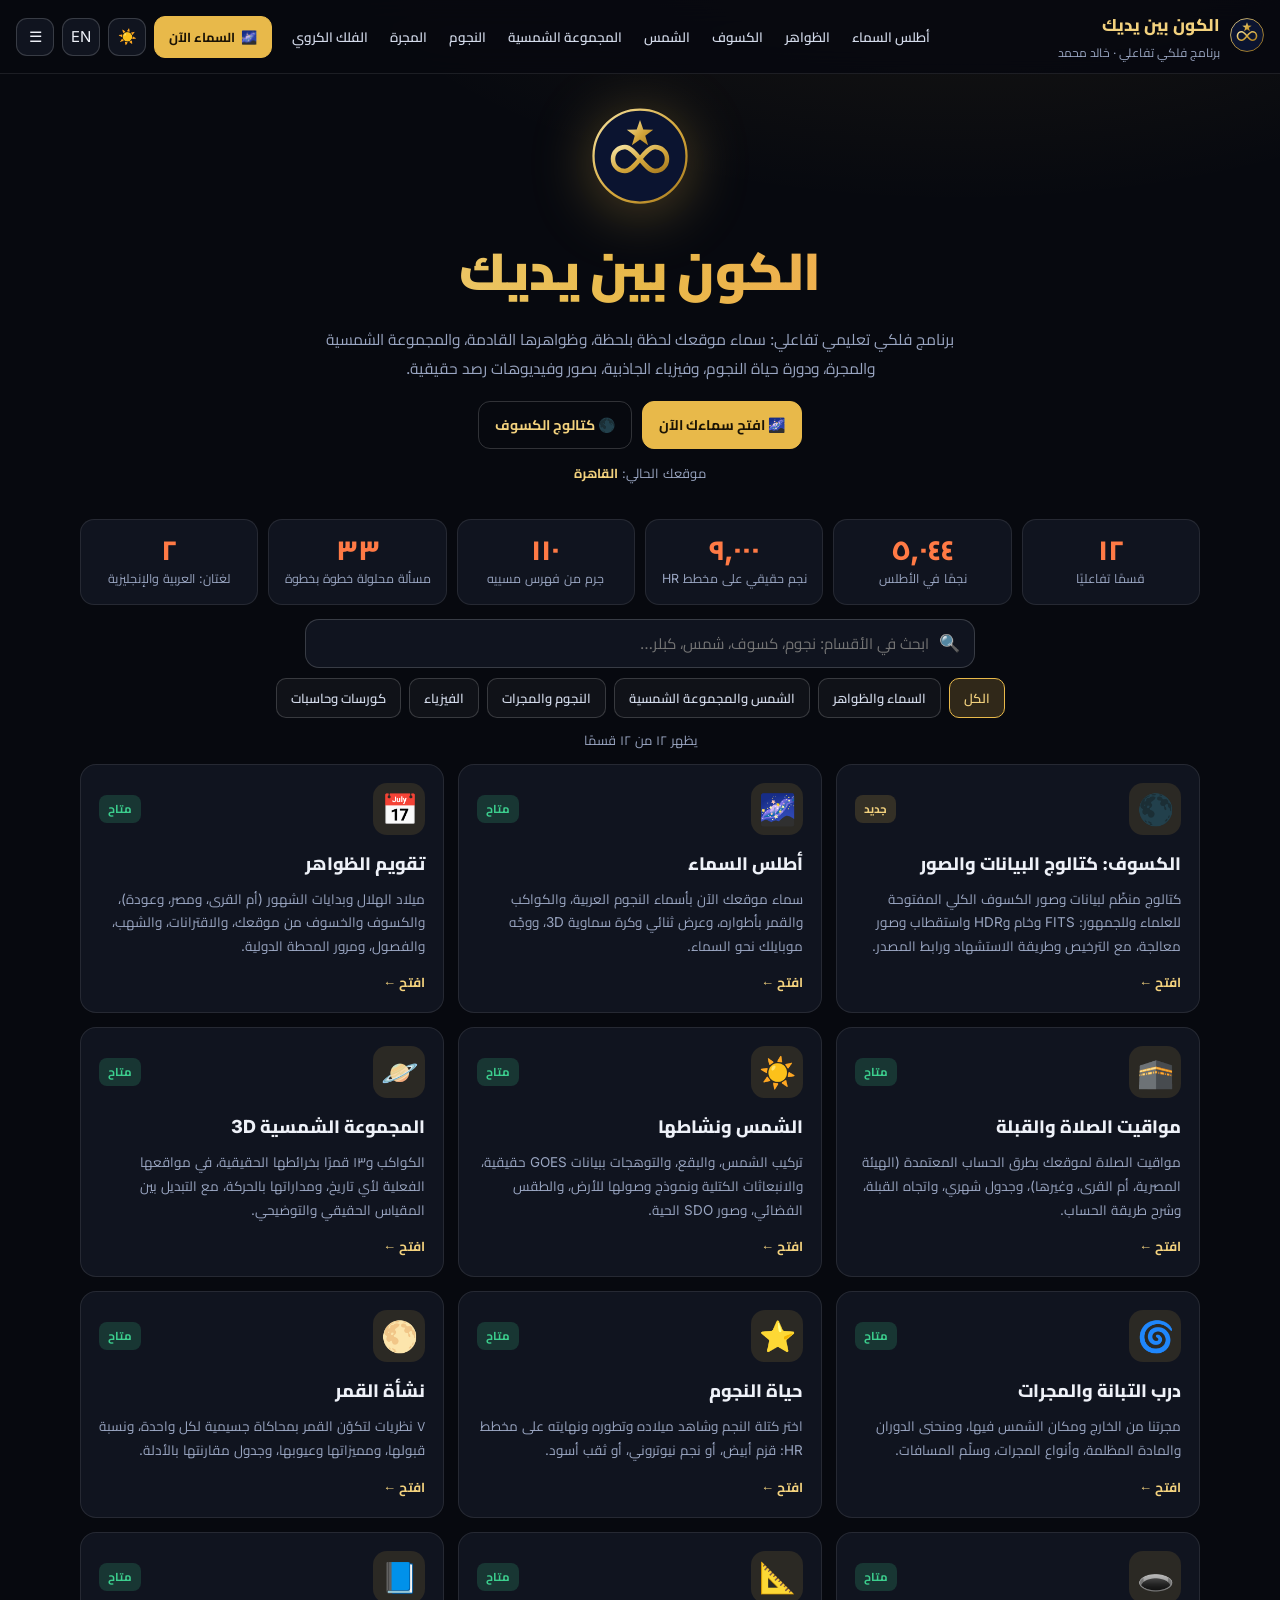
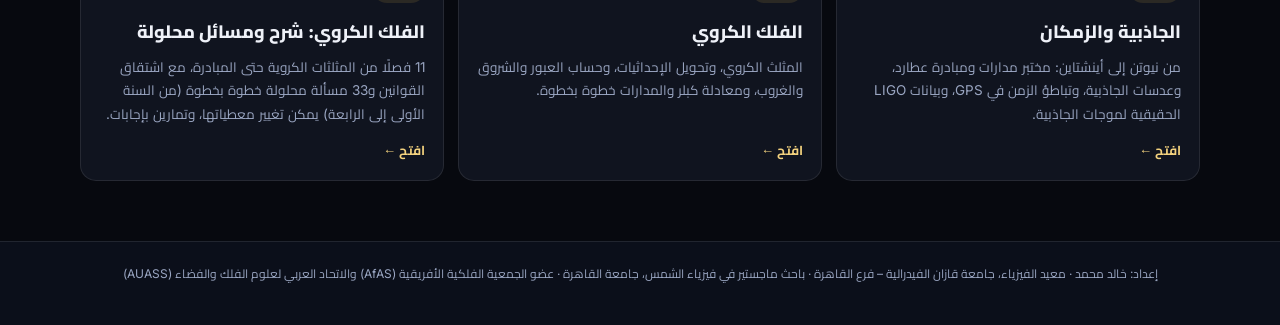
<file: index.html>
<!DOCTYPE html>
<html lang="ar" dir="rtl">
<head>
<meta charset="utf-8">
<script>try{document.documentElement.dataset.theme=JSON.parse(localStorage.getItem("khSky.theme"))||"dark"}catch(e){document.documentElement.dataset.theme="dark"}</script>
<meta name="viewport" content="width=device-width, initial-scale=1, viewport-fit=cover">
<meta name="theme-color" content="#07090f">
<title>الكون بين يديك | The Universe in Your Hands — خالد محمد</title>
<link rel="stylesheet" href="css/app.css">
<link rel="stylesheet" href="css/page.css">
<style>
#bg{position:fixed;inset:0;z-index:-1}
[data-theme=light] #bg{display:none}
.hero{text-align:center;padding:34px 16px 6px}
.hero .lg{display:inline-block;filter:drop-shadow(0 8px 30px #e8b94a55)}
.hero h1{font-size:clamp(30px,6vw,52px);font-weight:900;margin:14px 0 6px;background:linear-gradient(90deg,#f6e3a1,#e8b94a 50%,#ff9a5a);-webkit-background-clip:text;background-clip:text;color:transparent;letter-spacing:-.5px}
[data-theme=light] .hero h1{background:linear-gradient(90deg,#8a5d06,#b07d14 50%,#d4541e);-webkit-background-clip:text;background-clip:text}
.hero p{color:var(--muted);max-width:680px;margin:6px auto;line-height:1.85;font-size:15.5px}
.hero .acts{display:flex;gap:10px;justify-content:center;flex-wrap:wrap;margin:18px 0 4px}
.locline{margin-top:12px;font-size:13px;color:var(--muted)}
.locline b{color:var(--gold-l)}
.cards{display:grid;grid-template-columns:repeat(auto-fill,minmax(290px,1fr));gap:14px;margin-top:8px}
.cardx{position:relative;display:flex;flex-direction:column;gap:6px;text-decoration:none;color:inherit;padding:18px;border-radius:var(--radius);border:1px solid var(--line);background:var(--card);transition:transform .18s,border-color .18s,box-shadow .18s;min-height:160px}
.cardx:hover{transform:translateY(-3px);border-color:color-mix(in srgb,var(--gold) 55%,transparent);box-shadow:var(--shadow)}
.cardx .top{display:flex;align-items:center;justify-content:space-between}
.cardx .em{font-size:30px;width:52px;height:52px;display:grid;place-items:center;border-radius:14px;background:color-mix(in srgb,var(--gold) 12%,transparent)}
.cardx h3{margin:6px 0 2px;font-size:18px;font-weight:800;color:var(--txt)}
.cardx p{margin:0;color:var(--muted);font-size:13.5px;line-height:1.75;flex:1}
.cardx .go{color:var(--gold-l);font-weight:700;font-size:13px;margin-top:6px}
.empty{text-align:center;color:var(--muted);padding:30px}
</style>
</head>
<body>
<canvas id="bg"></canvas>
<header class="pg-top">
  <a class="brand" href="index.html"><span id="logoS"></span><div><h1 data-i="title"></h1><div class="sub" data-i="by"></div></div></a>
  <button class="ibtn" id="btnLang">EN</button>
</header>
<section class="hero">
  <span class="lg" id="logo"></span>
  <h1 data-i="title"></h1>
  <p data-i="lead"></p>
  <div class="acts"><a class="btn" href="atlas.html" data-i="cta1"></a><a class="btn ghost" href="eclipses.html" data-i="cta2"></a></div>
  <div class="locline" id="locline"></div>
</section>
<main class="wrap">
  <div class="stats" id="stats"></div>
  <div class="search"><span class="ic">🔍</span><input id="q" type="search" autocomplete="off"></div>
  <div class="filters" id="flt"></div>
  <div class="count" id="cnt"></div>
  <div class="cards" id="cards"></div>
</main>
<footer class="pg-foot" id="foot"></footer>
<script src="js/common.js"></script>
<script>
(function(){
const $=id=>document.getElementById(id); let lang=KH.getLang();
const S={
 ar:{title:'الكون بين يديك',lead:'برنامج فلكي تعليمي تفاعلي: سماء موقعك لحظة بلحظة، وظواهرها القادمة، والمجموعة الشمسية والمجرة، ودورة حياة النجوم، وفيزياء الجاذبية، بصور وفيديوهات رصد حقيقية.',
  who:'إعداد: خالد محمد · معيد الفيزياء، جامعة قازان الفيدرالية – فرع القاهرة · باحث ماجستير في فيزياء الشمس، جامعة القاهرة · عضو الجمعية الفلكية الأفريقية (AfAS) والاتحاد العربي لعلوم الفلك والفضاء (AUASS)',
  loc:'موقعك الحالي', ready:'متاح', soon:'قيد الإعداد', newb:'جديد', by:'برنامج فلكي تفاعلي · خالد محمد', cta1:'🌌 افتح سماءك الآن', cta2:'🌑 كتالوج الكسوف', ph:'ابحث في الأقسام: نجوم، كسوف، شمس، كبلر…', all:'الكل', cats:{sky:'السماء والظواهر',sol:'الشمس والمجموعة الشمسية',str:'النجوم والمجرات',phy:'الفيزياء',crs:'كورسات وحاسبات'}, show:(a,b)=>`يظهر ${a} من ${b} قسمًا`, none:'لا توجد أقسام مطابقة', go:'افتح ←', stats:[['12','قسمًا تفاعليًا'],['5044','نجمًا في الأطلس'],['9000','نجم حقيقي على مخطط HR'],['110','جرم من فهرس مسييه'],['33','مسألة محلولة خطوة بخطوة'],['2','لغتان: العربية والإنجليزية']],
  cards:[['eclipses.html','🌑','الكسوف: كتالوج البيانات والصور','كتالوج منظّم لبيانات وصور الكسوف الكلي المفتوحة للعلماء وللجمهور: FITS وخام وHDR واستقطاب وصور معالجة، مع الترخيص وطريقة الاستشهاد ورابط المصدر.',1],['atlas.html','🌌','أطلس السماء','سماء موقعك الآن بأسماء النجوم العربية، والكواكب والقمر بأطواره، وعرض ثنائي وكرة سماوية 3D، ووجّه موبايلك نحو السماء.',1],
   ['events.html','📅','تقويم الظواهر','ميلاد الهلال وبدايات الشهور (أم القرى، ومصر، وعودة)، والكسوف والخسوف من موقعك، والاقترانات، والشهب، والفصول، ومرور المحطة الدولية.',1],
   ['prayer.html','🕋','مواقيت الصلاة والقبلة','مواقيت الصلاة لموقعك بطرق الحساب المعتمدة (الهيئة المصرية، أم القرى، وغيرها)، وجدول شهري، واتجاه القبلة، وشرح طريقة الحساب.',1],
   ['sun.html','☀️','الشمس ونشاطها','تركيب الشمس، والبقع، والتوهجات ببيانات GOES حقيقية، والانبعاثات الكتلية ونموذج وصولها للأرض، والطقس الفضائي، وصور SDO الحية.',1],
   ['solar-system.html','🪐','المجموعة الشمسية 3D','الكواكب و١٣ قمرًا بخرائطها الحقيقية، في مواقعها الفعلية لأي تاريخ، ومداراتها بالحركة، مع التبديل بين المقياس الحقيقي والتوضيحي.',1],
   ['galaxy.html','🌀','درب التبانة والمجرات','مجرتنا من الخارج ومكان الشمس فيها، ومنحنى الدوران والمادة المظلمة، وأنواع المجرات، وسلّم المسافات.',1],
   ['stars.html','⭐','حياة النجوم','اختر كتلة النجم وشاهد ميلاده وتطوره ونهايته على مخطط HR: قزم أبيض، أو نجم نيوتروني، أو ثقب أسود.',1],
   ['moon.html','🌕','نشأة القمر','٧ نظريات لتكوّن القمر بمحاكاة جسيمية لكل واحدة، ونسبة قبولها، ومميزاتها وعيوبها، وجدول مقارنتها بالأدلة.',1],
   ['gravity.html','🕳️','الجاذبية والزمكان','من نيوتن إلى أينشتاين: مختبر مدارات ومبادرة عطارد، وعدسات الجاذبية، وتباطؤ الزمن في GPS، وبيانات LIGO الحقيقية لموجات الجاذبية.',1],
   ['spherical.html','📐','الفلك الكروي','المثلث الكروي، وتحويل الإحداثيات، وحساب العبور والشروق والغروب، ومعادلة كبلر والمدارات خطوة بخطوة.',1],
   ['spherical-course.html','📘','الفلك الكروي: شرح ومسائل محلولة','11 فصلًا من المثلثات الكروية حتى المبادرة، مع اشتقاق القوانين و33 مسألة محلولة خطوة بخطوة (من السنة الأولى إلى الرابعة) يمكن تغيير معطياتها، وتمارين بإجابات.',1]]},
 en:{title:'The Universe in Your Hands',lead:'An interactive astronomy program: your sky moment by moment, upcoming events, the Solar System and the Galaxy, the lives of stars and the physics of gravity, with real observational images and videos.',
  who:'By Khaled Mohamed · Physics TA, Kazan Federal University – Cairo Branch · MSc researcher in solar physics, Cairo University · Member of the African Astronomical Society (AfAS) and the Arab Union for Astronomy and Space Sciences (AUASS)',
  loc:'Your location', ready:'Ready', soon:'In progress', newb:'New', by:'Interactive astronomy program · Khaled Mohamed', cta1:'🌌 Open your sky now', cta2:'🌑 Eclipse catalogue', ph:'Search sections: stars, eclipse, Sun, Kepler…', all:'All', cats:{sky:'Sky & events',sol:'Sun & Solar System',str:'Stars & galaxies',phy:'Physics',crs:'Courses & calculators'}, show:(a,b)=>`Showing ${a} of ${b} sections`, none:'No matching sections', go:'Open →', stats:[['12','interactive sections'],['5044','stars in the atlas'],['9000','real stars on the HR diagram'],['110','Messier objects'],['33','problems solved step by step'],['2','languages: Arabic & English']],
  cards:[['eclipses.html','🌑','Eclipses: data & image catalogue','A curated catalogue of open total-eclipse datasets and photos for scientists and the public: FITS, raw, HDR, polarization and processed images, with licence, citation and source link.',1],['atlas.html','🌌','Sky Atlas','Your sky right now with Arabic star names, planets and Moon phases, 2D and a 3D celestial sphere, and point-your-phone mode.',1],
   ['events.html','📅','Sky Events','New crescent and Hijri month starts (Umm al-Qura, Egypt, Odeh), eclipses from your location, conjunctions, meteor showers, seasons and ISS passes.',1],
   ['prayer.html','🕋','Prayer times & Qibla','Prayer times for your location by the main methods (Egyptian Survey, Umm al-Qura and more), a monthly table, the Qibla direction, and how it is computed.',1],
   ['sun.html','☀️','The Sun & its activity','Solar structure, sunspots, flares with real GOES data, CMEs and their arrival model, space weather and live SDO images.',1],
   ['solar-system.html','🪐','Solar System 3D','Planets and 13 moons with real surface maps, at their true positions for any date, animated orbits, true or illustrative scale.',1],
   ['galaxy.html','🌀','Milky Way & galaxies','Our galaxy from outside and the Sun\'s place in it, the rotation curve and dark matter, galaxy types, and the distance ladder.',1],
   ['stars.html','⭐','Lives of stars','Pick a stellar mass and watch birth, evolution and death on the HR diagram: white dwarf, neutron star or black hole.',1],
   ['moon.html','🌕','Origin of the Moon','Seven Moon-origin theories, each with a particle simulation, acceptance level, strengths, weaknesses and an evidence table.',1],
   ['gravity.html','🕳️','Gravity & spacetime','From Newton to Einstein: an orbit lab with Mercury’s precession, gravitational lensing, GPS time dilation and real LIGO gravitational-wave data.',1],
   ['spherical.html','📐','Spherical astronomy','Spherical triangles, coordinate transforms, computing transit, rise and set, Kepler\'s equation and orbits step by step.',1],
   ['spherical-course.html','📘','Spherical astronomy: theory & solved problems','11 chapters from spherical trigonometry to precession, with derivations and 33 problems solved step by step (1st to 4th year) whose data you can change, plus exercises with answers.',1]]}};
// here is the modification of the home page: stats bar, search, category filters, section cards
const CAT={"atlas.html": "sky", "events.html": "sky", "prayer.html": "sky", "sun.html": "sol", "solar-system.html": "sol", "moon.html": "sol", "galaxy.html": "str", "stars.html": "str", "gravity.html": "phy", "spherical.html": "crs", "spherical-course.html": "crs", "eclipses.html": "sky"};let fcat='all';
function render(){
 const s=S[lang]; document.documentElement.lang=lang; document.documentElement.dir=lang==='ar'?'rtl':'ltr'; document.body.lang=lang;
 document.querySelectorAll('[data-i]').forEach(e=>{const v=s[e.dataset.i];if(typeof v==='string')e.textContent=v;});
 $('btnLang').textContent=lang==='ar'?'EN':'ع'; $('logo').innerHTML=KH.logoSVG(96); $('logoS').innerHTML=KH.logoSVG(34);
 const l=KH.getLoc(); $('locline').innerHTML=`${s.loc}: <b>${(KH.CITIES.find(c=>c.id===l.id)||{})[lang]||(l.lat.toFixed(2)+', '+l.lon.toFixed(2))}</b>`;
 $('stats').innerHTML=s.stats.map(x=>`<div class="stat"><b>${KH.digits(Number(x[0]).toLocaleString('en'),lang)}</b><span>${x[1]}</span></div>`).join('');
 $('q').placeholder=s.ph;
 $('flt').innerHTML=[['all',s.all],...Object.entries(s.cats)].map(c=>`<button class="chip${c[0]===fcat?' on':''}" data-c="${c[0]}">${c[1]}</button>`).join('');
 $('flt').querySelectorAll('.chip').forEach(b=>b.onclick=()=>{fcat=b.dataset.c;render();});
 drawCards();
 $('foot').innerHTML=s.who; document.title=s.title+' — '+(lang==='ar'?'خالد محمد':'Khaled Mohamed');
}
function drawCards(){
 const s=S[lang],q=KH.normAr($('q').value);
 const list=s.cards.filter(c=>(fcat==='all'||CAT[c[0]]===fcat)&&(!q||KH.normAr(c[2]+' '+c[3]).includes(q)));
 $('cnt').textContent=s.show(KH.digits(list.length,lang),KH.digits(s.cards.length,lang));
 $('cards').innerHTML=list.length?list.map(c=>`<a class="cardx" href="${c[0]}"><div class="top"><div class="em">${c[1]}</div><span class="tag ${c[0]==='eclipses.html'?'gold':'ok'}">${c[0]==='eclipses.html'?s.newb:s.ready}</span></div><h3>${c[2]}</h3><p>${c[3]}</p><span class="go">${s.go}</span></a>`).join(''):`<div class="empty">${s.none}</div>`;
}
$('q').oninput=drawCards;
$('btnLang').onclick=()=>{lang=lang==='ar'?'en':'ar';KH.setLang(lang);render();};
render();
// starfield
const c=$('bg'),g=c.getContext('2d');let W,H,st=[];
function rs(){W=c.width=innerWidth;H=c.height=innerHeight;st=Array.from({length:Math.round(W*H/2500)},()=>({x:Math.random()*W,y:Math.random()*H,r:Math.random()*1.3+.2,p:Math.random()*6}));}
addEventListener('resize',rs);rs();
(function f(t){g.fillStyle='#07090f';g.fillRect(0,0,W,H);const gr=g.createRadialGradient(W*.75,-H*.12,0,W*.75,-H*.12,H*1.1);gr.addColorStop(0,'#2a2210');gr.addColorStop(1,'#07090f00');g.fillStyle=gr;g.fillRect(0,0,W,H);
 for(const s of st){const a=.45+.55*Math.sin(t/900+s.p);g.fillStyle=`rgba(230,236,255,${a})`;g.beginPath();g.arc(s.x,s.y,s.r,0,7);g.fill();}requestAnimationFrame(f);})(0);
})();
</script>
</body>
</html>
</file>
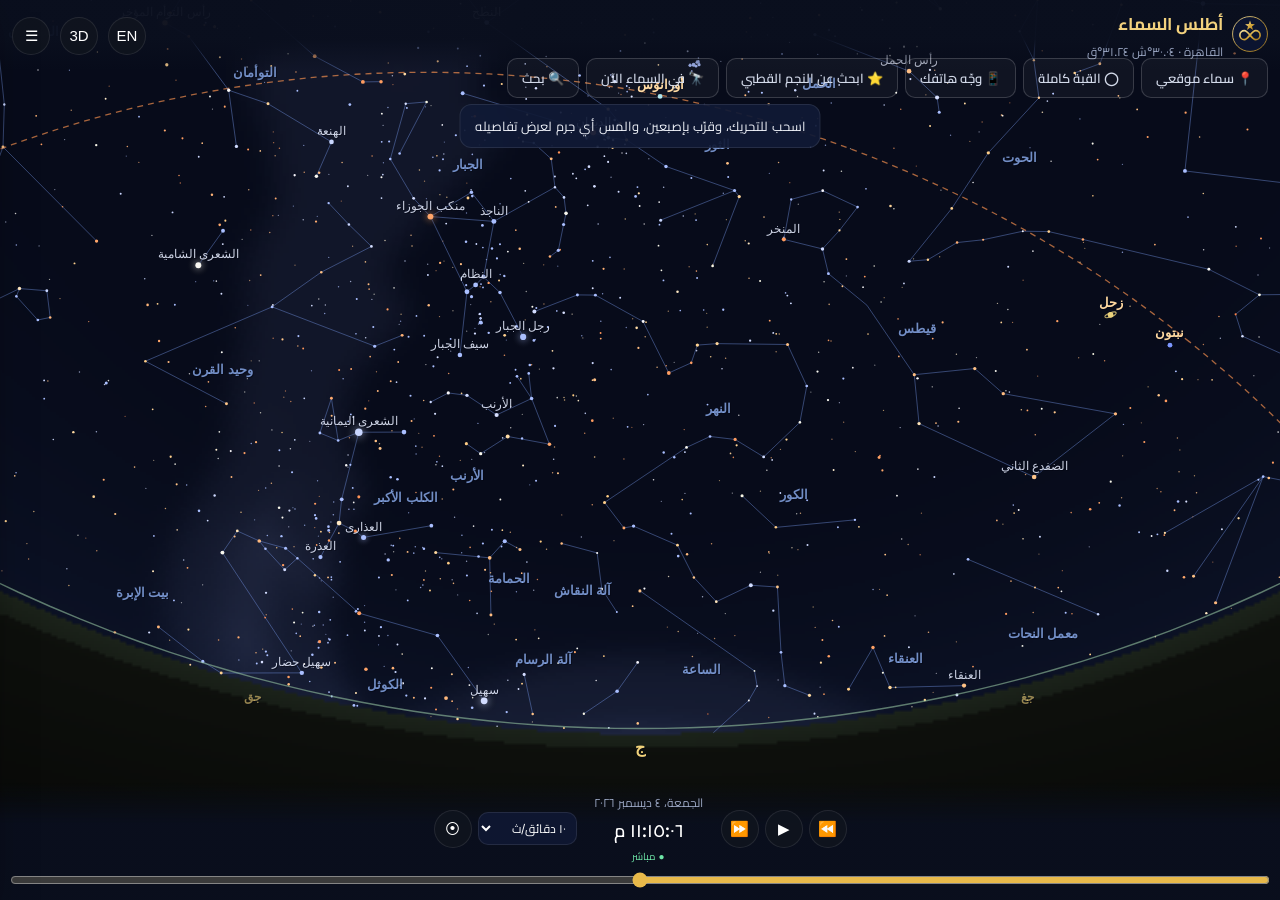
<file: atlas.html>
<!DOCTYPE html>
<html lang="ar" dir="rtl">
<head>
<meta charset="utf-8">
<script>document.documentElement.dataset.theme="dark"</script>
<meta name="viewport" content="width=device-width, initial-scale=1, viewport-fit=cover, user-scalable=no">
<meta name="theme-color" content="#07090f">
<title>أطلس السماء | Sky Atlas — خالد محمد</title>
<link rel="stylesheet" href="css/app.css">
<style>
html,body{margin:0;height:100%;overflow:hidden;background:#0a0f1e;touch-action:none}
#sky{position:fixed;inset:0;width:100%;height:100%;display:block;cursor:grab}
#sky.dragging{cursor:grabbing}
.top{position:fixed;top:0;left:0;right:0;display:flex;align-items:center;gap:10px;padding:calc(8px + env(safe-area-inset-top)) 12px 8px;background:linear-gradient(#0a0f1ef5 55%,#0a0f1e00);pointer-events:none;z-index:5}
.top>*{pointer-events:auto}
.brand{display:flex;align-items:center;gap:9px;flex:1;min-width:0;text-decoration:none;color:inherit}
.brand h1{font-size:17px;margin:0;color:var(--gold-l);font-weight:700;white-space:nowrap}
.brand .sub{font-size:12px;color:var(--muted);white-space:nowrap;overflow:hidden;text-overflow:ellipsis}
.chips{position:fixed;top:calc(58px + env(safe-area-inset-top));left:0;right:0;display:flex;gap:7px;padding:0 12px;overflow-x:auto;z-index:5;scrollbar-width:none}
.chips::-webkit-scrollbar{display:none}
.timebar{position:fixed;left:0;right:0;bottom:0;z-index:6;padding:8px 10px calc(8px + env(safe-area-inset-bottom));background:linear-gradient(#0a0f1e00,#0a0f1ef2 35%);}
.trow{display:flex;align-items:center;gap:6px;justify-content:center}
.tdisp{text-align:center;min-width:132px;cursor:pointer}
.tdisp .d{font-size:12px;color:var(--muted)}
.tdisp .t{font-size:18px;color:#fff;font-variant-numeric:tabular-nums;font-weight:600}
.tdisp .live{font-size:10px;color:#6ee7a8}
.tdisp .live.off{color:#f6b26b}
#tSlider{width:100%;margin:6px 0 0;accent-color:var(--gold)}
.ibtn{width:38px;height:38px;border-radius:50%;border:1px solid var(--line);background:var(--glass);color:#fff;font-size:15px;display:grid;place-items:center;cursor:pointer;padding:0}
.ibtn.on{background:var(--gold);color:#0a0f1e;border-color:var(--gold)}
#info{position:fixed;z-index:7;left:10px;right:10px;bottom:calc(112px + env(safe-area-inset-bottom));max-width:420px;margin:auto;max-height:52vh;overflow:auto}
#info h2{margin:0 0 2px;font-size:20px;color:var(--gold-l)}
#info .alt{color:var(--muted);font-size:13px;margin-bottom:8px}
.kv{display:grid;grid-template-columns:auto 1fr;gap:4px 12px;font-size:13.5px}
.kv b{color:var(--muted);font-weight:500}
.kv span{font-variant-numeric:tabular-nums}
.note{margin-top:8px;font-size:12.5px;color:#f6b26b}
.row-btns{display:flex;gap:6px;margin-top:10px;flex-wrap:wrap}
.x{position:absolute;top:8px;inset-inline-end:8px}
#drawer{position:fixed;z-index:8;top:0;bottom:0;inset-inline-end:0;width:min(380px,92vw);transform:translateX(105%);transition:transform .25s;display:flex;flex-direction:column;border-radius:0;padding:0;padding-top:env(safe-area-inset-top)}
[dir=rtl] #drawer{transform:translateX(-105%)}
#drawer.open{transform:none}
.tabs{display:flex;gap:4px;padding:10px;border-bottom:1px solid var(--line);flex-wrap:wrap}
.tab{flex:1;min-width:64px;padding:8px 6px;border-radius:10px;border:1px solid transparent;background:none;color:var(--muted);font:inherit;font-size:13px;cursor:pointer}
.tab.on{background:var(--glass2);color:#fff;border-color:var(--line)}
.pane{display:none;padding:12px 14px 30px;overflow:auto;flex:1}
.pane.on{display:block}
.tog{display:flex;align-items:center;justify-content:space-between;padding:9px 2px;border-bottom:1px solid #ffffff0d;font-size:14px;cursor:pointer}
.tog input{width:20px;height:20px;accent-color:var(--gold)}
.sw{display:inline-block;width:14px;height:3px;border-radius:2px;margin-inline-end:8px;vertical-align:middle}
label.f{display:block;font-size:12px;color:var(--muted);margin:10px 0 4px}
.inp{width:100%;box-sizing:border-box;padding:10px;border-radius:10px;border:1px solid var(--line);background:#0e1630;color:#fff;font:inherit;font-size:14px}
.two{display:grid;grid-template-columns:1fr 1fr;gap:8px}
.list .it{display:flex;justify-content:space-between;align-items:center;gap:8px;padding:9px 6px;border-bottom:1px solid #ffffff0d;cursor:pointer;font-size:14px}
.list .it:hover{background:#ffffff08}
.list .it small{color:var(--muted)}
.dot{width:10px;height:10px;border-radius:50%;display:inline-block;margin-inline-end:8px}
#guide{position:fixed;z-index:7;top:calc(100px + env(safe-area-inset-top));left:10px;right:10px;max-width:440px;margin:auto}
#guide ol{margin:6px 0 0;padding-inline-start:20px;font-size:13.5px;line-height:1.7}
#toast{position:fixed;z-index:9;left:50%;top:calc(104px + env(safe-area-inset-top));transform:translateX(-50%);padding:9px 14px;border-radius:12px;background:#111a36ee;border:1px solid var(--line);font-size:13px;opacity:0;transition:opacity .3s;pointer-events:none;max-width:86vw;text-align:center}
#toast.show{opacity:1}
.scrim{position:fixed;inset:0;background:#0006;z-index:7;display:none}
.scrim.on{display:block}
.about p{font-size:13.5px;line-height:1.7;color:#d9e0f2}
.about .who{display:flex;gap:12px;align-items:center;margin-bottom:8px}
.legend{font-size:11.5px;color:var(--muted);margin-top:10px;line-height:1.6}
</style>
</head>
<body>
<canvas id="sky"></canvas>

<header class="top">
  <a class="brand" href="index.html" id="homeLink">
    <span id="logo"></span>
    <div style="min-width:0"><h1 data-i="title"></h1><div class="sub" id="placeLbl"></div></div>
  </a>
  <button class="ibtn" id="btnLang" title="Language">EN</button>
  <button class="ibtn" id="btnMode" title="2D / 3D">3D</button>
  <button class="ibtn" id="btnMenu" title="Menu">☰</button>
</header>

<div class="chips">
  <button class="chip" id="cHere" data-i="cHere"></button>
  <button class="chip" id="cDome" data-i="cDome"></button>
  <button class="chip" id="cGyro" data-i="cGyro"></button>
  <button class="chip" id="cPolaris" data-i="cPolaris"></button>
  <button class="chip" id="cNow" data-i="cNow"></button>
  <button class="chip" id="cSearch" data-i="cSearch"></button>
</div>

<div id="toast"></div>
<div id="guide" class="panel" hidden></div>
<div id="info" class="panel" hidden></div>
<div class="scrim" id="scrim"></div>

<aside id="drawer" class="panel">
  <div class="tabs">
    <button class="tab on" data-p="pLayers" data-i="tLayers"></button>
    <button class="tab" data-p="pPlace" data-i="tPlace"></button>
    <button class="tab" data-p="pNow" data-i="tNow"></button>
    <button class="tab" data-p="pSearch" data-i="tSearch"></button>
    <button class="tab" data-p="pAbout" data-i="tAbout"></button>
  </div>
  <div class="pane on" id="pLayers"></div>
  <div class="pane" id="pPlace">
    <label class="f" data-i="city"></label>
    <select class="inp" id="citySel"></select>
    <button class="btn" id="btnGeo" style="margin-top:10px;width:100%" data-i="useGeo"></button>
    <div class="two">
      <div><label class="f" data-i="lat"></label><input class="inp" id="inLat" type="number" step="0.0001"></div>
      <div><label class="f" data-i="lon"></label><input class="inp" id="inLon" type="number" step="0.0001"></div>
    </div>
    <button class="btn ghost" id="btnApplyLL" style="margin-top:8px;width:100%" data-i="applyLL"></button>
    <hr style="border-color:var(--line);margin:16px 0">
    <label class="f" data-i="dateTime"></label>
    <input class="inp" id="inDT" type="datetime-local" step="60">
    <div class="two" style="margin-top:8px">
      <button class="btn" id="btnApplyDT" data-i="applyDT"></button>
      <button class="btn ghost" id="btnNowDT" data-i="now"></button>
    </div>
    <div class="legend" id="tzNote"></div>
  </div>
  <div class="pane" id="pNow"><div class="list" id="nowList"></div></div>
  <div class="pane" id="pSearch">
    <input class="inp" id="q" autocomplete="off">
    <div class="list" id="qList" style="margin-top:8px"></div>
  </div>
  <div class="pane about" id="pAbout"></div>
</aside>

<footer class="timebar">
  <div class="trow">
    <button class="ibtn" id="tBack" title="Reverse">⏪</button>
    <button class="ibtn" id="tPlay" title="Play/Pause">▶</button>
    <button class="ibtn" id="tFwd" title="Forward">⏩</button>
    <div class="tdisp" id="tDisp"><div class="d" id="tDate"></div><div class="t" id="tTime"></div><div class="live" id="tLive"></div></div>
    <select class="inp" id="tSpeed" style="width:auto;padding:7px 6px;font-size:12px"></select>
    <button class="ibtn" id="tNowB" title="Now">⦿</button>
  </div>
  <input type="range" id="tSlider" min="-720" max="720" value="0" step="1">
</footer>

<script src="js/skydata.js"></script>
<script src="js/astro.js"></script>
<script src="js/common.js"></script>
<script src="js/astronomy.min.js"></script>
<script src="js/body3d.js"></script>
<script src="js/atlas.js"></script>
</body>
</html>
</file>
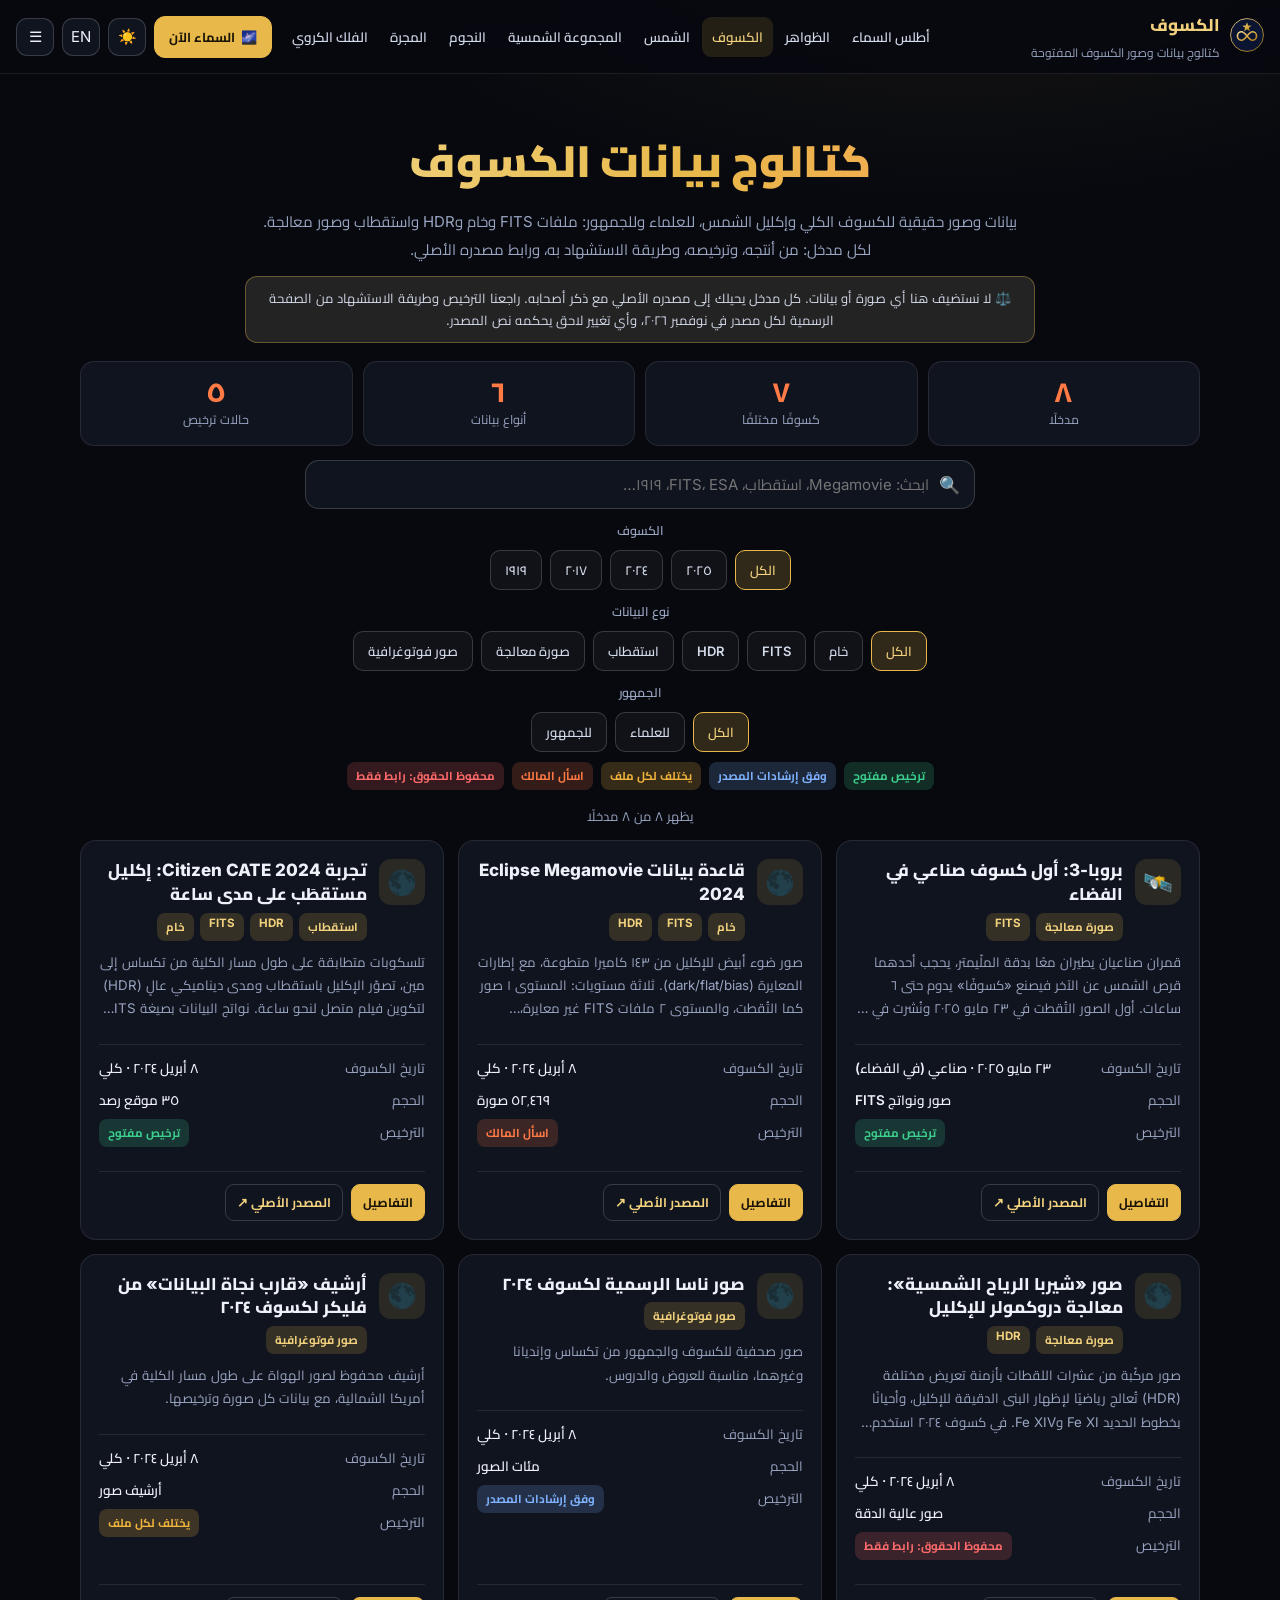
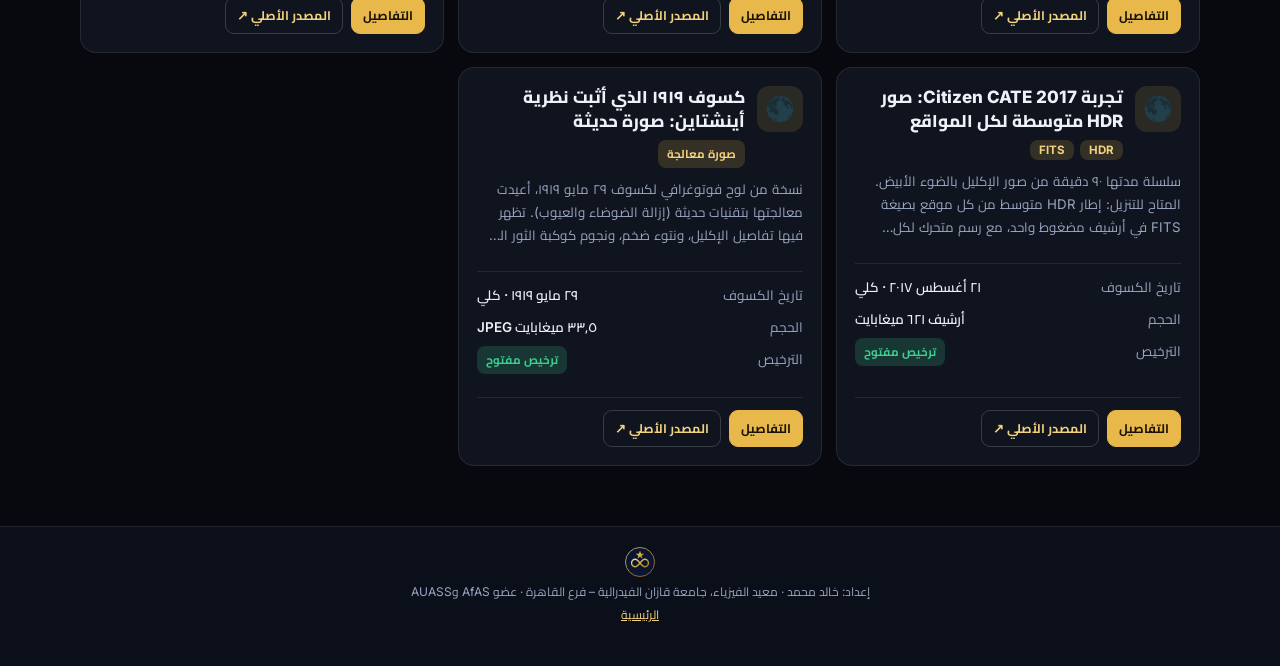
<file: eclipses.html>
<!DOCTYPE html>
<html lang="ar" dir="rtl">
<head>
<meta charset="utf-8">
<script>try{document.documentElement.dataset.theme=JSON.parse(localStorage.getItem("khSky.theme"))||"dark"}catch(e){document.documentElement.dataset.theme="dark"}</script>
<meta name="viewport" content="width=device-width, initial-scale=1, viewport-fit=cover">
<meta name="theme-color" content="#07090f">
<title>الكسوف: كتالوج البيانات والصور</title>
<link rel="stylesheet" href="css/app.css">
<link rel="stylesheet" href="css/page.css">
<style>
.ehero{text-align:center;padding:26px 8px 4px}
.ehero h2{font-size:clamp(28px,5vw,44px);font-weight:900;margin:6px 0;background:linear-gradient(90deg,#f6e3a1,#e8b94a 55%,#ff9a5a);-webkit-background-clip:text;background-clip:text;color:transparent}
[data-theme=light] .ehero h2{background:linear-gradient(90deg,#8a5d06,#b07d14 55%,#d4541e);-webkit-background-clip:text;background-clip:text}
.ehero p{color:var(--muted);max-width:760px;margin:6px auto;line-height:1.85;font-size:15px}
.policy{max-width:760px;margin:12px auto 0;font-size:13px;color:var(--txt2);background:color-mix(in srgb,var(--gold) 9%,var(--card));border:1px solid color-mix(in srgb,var(--gold) 35%,transparent);border-radius:12px;padding:10px 14px;line-height:1.75}
.ico{width:46px;height:46px;border-radius:12px;display:grid;place-items:center;font-size:24px;background:color-mix(in srgb,var(--gold) 12%,transparent);flex:0 0 auto}
.dcard .hd2{display:flex;gap:12px;align-items:flex-start}
.dcard .ds{font-size:13.3px;color:var(--muted);line-height:1.75;display:-webkit-box;-webkit-line-clamp:3;-webkit-box-orient:vertical;overflow:hidden}
.types{display:flex;gap:6px;flex-wrap:wrap}
.r-open{background:color-mix(in srgb,var(--ok) 18%,transparent);color:var(--ok)}
.r-cond{background:color-mix(in srgb,var(--accent) 18%,transparent);color:var(--accent)}
.r-mixed{background:color-mix(in srgb,var(--warn) 20%,transparent);color:var(--warn)}
.r-ask{background:color-mix(in srgb,var(--coral) 18%,transparent);color:var(--coral)}
.r-copy{background:color-mix(in srgb,var(--bad) 18%,transparent);color:var(--bad)}
.legend{display:flex;gap:8px;flex-wrap:wrap;justify-content:center;font-size:12px;color:var(--muted);margin:4px 0 14px}
.mgrid{display:grid;grid-template-columns:1fr 1fr;gap:8px}
@media(max-width:640px){.mgrid{grid-template-columns:1fr}}
.copyrow{display:flex;justify-content:space-between;align-items:center;margin:14px 0 6px}
.copyrow b{color:var(--gold-l)}
.mlinks{display:flex;gap:8px;flex-wrap:wrap;margin-top:14px}
.empty{text-align:center;color:var(--muted);padding:30px}
</style>
</head>
<body>
<header class="pg-top">
  <a class="brand" href="index.html"><span id="logo"></span><div><h1 data-i="title"></h1><div class="sub" data-i="sub"></div></div></a>
  <button class="ibtn" id="btnLang">EN</button>
</header>
<main class="wrap">
  <section class="ehero">
    <h2 data-i="h"></h2>
    <p data-i="lead"></p>
    <div class="policy" data-i="policy"></div>
  </section>
  <div class="stats" id="stats"></div>
  <div class="search"><span class="ic">🔍</span><input id="q" type="search" autocomplete="off"></div>
  <div class="filters" id="fYear"></div>
  <div class="filters" id="fType"></div>
  <div class="filters" id="fAud"></div>
  <div class="legend" id="legend"></div>
  <div class="count" id="cnt"></div>
  <div class="dgrid" id="grid"></div>
</main>
<div class="kmodal" id="modal" hidden><div class="box" id="mbox"></div></div>
<footer class="pg-foot" id="foot"></footer>
<script src="js/common.js"></script>
<script src="js/eclipses-data.js"></script>
<script>
(function(){
// here is the modification: new Eclipses section — searchable, filterable catalogue of public eclipse datasets
const $=id=>document.getElementById(id);let lang=KH.getLang();const D=window.ECLIPSE_DATA;
const T={
 ar:{title:'الكسوف',sub:'كتالوج بيانات وصور الكسوف المفتوحة',h:'كتالوج بيانات الكسوف',
  lead:'بيانات وصور حقيقية للكسوف الكلي وإكليل الشمس، للعلماء وللجمهور: ملفات FITS وخام وHDR واستقطاب وصور معالجة. لكل مدخل: من أنتجه، وترخيصه، وطريقة الاستشهاد به، ورابط مصدره الأصلي.',
  policy:'⚖️ لا نستضيف هنا أي صورة أو بيانات. كل مدخل يحيلك إلى مصدره الأصلي مع ذكر أصحابه. راجعنا الترخيص وطريقة الاستشهاد من الصفحة الرسمية لكل مصدر في نوفمبر ٢٠٢٦، وأي تغيير لاحق يحكمه نص المصدر.',
  ph:'ابحث: Megamovie، استقطاب، FITS، ESA، ١٩١٩…',all:'الكل',year:'الكسوف',type:'نوع البيانات',aud:'الجمهور',
  st:[['مدخلًا','n'],['كسوفًا مختلفًا','e'],['أنواع بيانات','t'],['حالات ترخيص','o']],
  types:{raw:'خام',fits:'FITS',hdr:'HDR',pol:'استقطاب',processed:'صورة معالجة',photo:'صور فوتوغرافية'},
  auds:{sci:'للعلماء',pub:'للجمهور'},
  kinds:{total:'كلي',artificial:'صناعي (في الفضاء)',annular:'حلقي'},
  reuse:{open:'ترخيص مفتوح',cond:'وفق إرشادات المصدر',mixed:'يختلف لكل ملف',ask:'اسأل المالك',copy:'محفوظ الحقوق: رابط فقط'},
  date:'تاريخ الكسوف',by:'المنتِج',lic:'الترخيص',size:'الحجم',rel:'تاريخ النشر',status:'الحالة',also:'كسوفات أخرى',
  det:'التفاصيل',open:'المصدر الأصلي ↗',paper:'الورقة العلمية ↗',cite:'طريقة الاستشهاد',copy:'📋 نسخ',copied:'✓ تم النسخ',
  show:(a,b)=>`يظهر ${a} من ${b} مدخلًا`,none:'لا توجد نتائج مطابقة',close:'إغلاق'},
 en:{title:'Eclipses',sub:'Open eclipse data & image catalogue',h:'Eclipse data catalogue',
  lead:'Real total-eclipse and corona data and images for scientists and the public: FITS, raw, HDR, polarization and processed images. Every entry shows who produced it, its licence, how to cite it and a link to the original source.',
  policy:'⚖️ Nothing is re-hosted here. Each entry links to its original source and credits its authors. Licences and citations were checked on each official page in November 2026; if a source changes, its own text applies.',
  ph:'Search: Megamovie, polarization, FITS, ESA, 1919…',all:'All',year:'Eclipse',type:'Data type',aud:'Audience',
  st:[['entries','n'],['different eclipses','e'],['data types','t'],['licence situations','o']],
  types:{raw:'Raw',fits:'FITS',hdr:'HDR',pol:'Polarization',processed:'Processed image',photo:'Photographs'},
  auds:{sci:'Scientists',pub:'Public'},
  kinds:{total:'Total',artificial:'Artificial (in space)',annular:'Annular'},
  reuse:{open:'Open licence',cond:'Source guidelines',mixed:'Varies per file',ask:'Ask the owner',copy:'Copyrighted: link only'},
  date:'Eclipse date',by:'Produced by',lic:'Licence',size:'Size',rel:'Released',status:'Status',also:'Other eclipses',
  det:'Details',open:'Original source ↗',paper:'Paper ↗',cite:'How to cite',copy:'📋 Copy',copied:'✓ Copied',
  show:(a,b)=>`Showing ${a} of ${b} entries`,none:'No matching entries',close:'Close'}};
const ICON={total:'🌑',artificial:'🛰️',annular:'💍'};
let F={year:'all',type:'all',aud:'all'};
const t=k=>T[lang][k];
const yr=d=>d.slice(0,4);
function fmtD(iso){if(!iso)return '—';try{return new Intl.DateTimeFormat(lang==='ar'?'ar-EG':'en-GB',{day:'numeric',month:'long',year:'numeric',timeZone:'UTC'}).format(new Date(iso+'T12:00:00Z'));}catch(e){return iso;}}
function chips(el,label,key,opts){el.innerHTML=`<span class="lbl">${label}</span>`+[['all',t('all')],...opts].map(o=>`<button class="chip${F[key]===o[0]?' on':''}" data-v="${o[0]}">${o[1]}</button>`).join('');el.querySelectorAll('.chip').forEach(b=>b.onclick=()=>{F[key]=b.dataset.v;page();});}
function page(){
  document.documentElement.lang=lang;document.documentElement.dir=lang==='ar'?'rtl':'ltr';
  document.querySelectorAll('[data-i]').forEach(e=>{const v=t(e.dataset.i);if(typeof v==='string')e.textContent=v;});
  $('btnLang').textContent=lang==='ar'?'EN':'ع';$('logo').innerHTML=KH.logoSVG(34);$('q').placeholder=t('ph');
  const years=[...new Set(D.map(d=>yr(d.date)))].sort().reverse();
  const counts={n:D.length,e:new Set(D.flatMap(d=>[d.date,...(d.also||[])])).size,t:new Set(D.flatMap(d=>d.types)).size,o:new Set(D.map(d=>d.reuse)).size};
  $('stats').innerHTML=t('st').map(s=>`<div class="stat"><b>${KH.digits(counts[s[1]],lang)}</b><span>${s[0]}</span></div>`).join('');
  chips($('fYear'),t('year'),'year',years.map(y=>[y,KH.digits(y,lang)]));
  chips($('fType'),t('type'),'type',Object.entries(t('types')));
  chips($('fAud'),t('aud'),'aud',Object.entries(t('auds')));
  $('legend').innerHTML=Object.entries(t('reuse')).map(r=>`<span class="tag r-${r[0]}">${r[1]}</span>`).join('');
  draw();
  $('foot').innerHTML=`${KH.logoSVG(30)}<br>${lang==='ar'?'إعداد: خالد محمد · معيد الفيزياء، جامعة قازان الفيدرالية – فرع القاهرة · عضو AfAS وAUASS':'By Khaled Mohamed · Physics TA, Kazan Federal University – Cairo Branch · Member of AfAS and AUASS'}<br><a href="index.html">${lang==='ar'?'الرئيسية':'Home'}</a>`;
  document.title=t('title')+' — '+(lang==='ar'?'خالد محمد':'Khaled Mohamed');
}
function match(d){
  if(F.year!=='all'&&yr(d.date)!==F.year&&!(d.also||[]).some(a=>yr(a)===F.year))return false;
  if(F.type!=='all'&&!d.types.includes(F.type))return false;
  if(F.aud!=='all'&&!d.aud.includes(F.aud))return false;
  const q=KH.normAr($('q').value);if(!q)return true;
  return KH.normAr([d.name.ar,d.name.en,d.by.ar,d.by.en,d.desc.ar,d.desc.en,d.cite,d.date,...d.types.map(x=>T.ar.types[x]+' '+T.en.types[x])].join(' ')).includes(q);
}
function draw(){
  const L=D.filter(match).sort((a,b)=>b.date.localeCompare(a.date));
  $('cnt').textContent=t('show')(KH.digits(L.length,lang),KH.digits(D.length,lang));
  $('grid').innerHTML=L.length?L.map(d=>`<article class="dcard">
    <div class="hd2"><div class="ico">${ICON[d.kind]||'🌑'}</div><div style="flex:1;min-width:0"><h3>${d.name[lang]}</h3><div class="types" style="margin-top:6px">${d.types.map(x=>`<span class="tag gold">${t('types')[x]}</span>`).join('')}</div></div></div>
    <div class="ds">${d.desc[lang]}</div>
    <dl class="rows"><dt>${t('date')}</dt><dd>${fmtD(d.date)} · ${t('kinds')[d.kind]}</dd><dt>${t('size')}</dt><dd>${d.size[lang]}</dd><dt>${t('lic')}</dt><dd><span class="tag r-${d.reuse}">${t('reuse')[d.reuse]}</span></dd></dl>
    <div class="acts"><button class="btn sm" data-d="${d.id}">${t('det')}</button><a class="btn sm ghost" href="${d.url}" target="_blank" rel="noopener">${t('open')}</a></div></article>`).join(''):`<div class="empty">${t('none')}</div>`;
  $('grid').querySelectorAll('[data-d]').forEach(b=>b.onclick=()=>openD(b.dataset.d));
}
function openD(id){
  const d=D.find(x=>x.id===id);
  const fb=(k,v)=>v?`<div class="fbox"><span class="k">${k}</span><div class="v">${v}</div></div>`:'';
  $('mbox').innerHTML=`<div class="mh"><h3>${ICON[d.kind]||'🌑'} ${d.name[lang]}</h3><button class="x" id="mx" aria-label="${t('close')}">✕</button></div>
   <p style="color:var(--txt2);line-height:1.85;margin-top:0">${d.desc[lang]}</p>
   <div class="mgrid">${fb(t('date'),fmtD(d.date)+' · '+t('kinds')[d.kind])}${fb(t('size'),d.size[lang])}${fb(t('by'),d.by[lang])}${fb(t('type'),d.types.map(x=>t('types')[x]).join(' · '))}${d.released?fb(t('rel'),fmtD(d.released)):''}${fb(t('aud'),d.aud.map(x=>t('auds')[x]).join(' · '))}${d.also?fb(t('also'),d.also.map(fmtD).join(' · ')):''}${d.status?fb(t('status'),d.status[lang]):''}</div>
   ${fb(t('lic'),`<span class="tag r-${d.reuse}">${t('reuse')[d.reuse]}</span><div style="margin-top:6px">${d.lic[lang]}</div>`)}
   <div class="copyrow"><b>${t('cite')}</b><button class="btn sm ghost" id="cp">${t('copy')}</button></div>
   <div class="cite" id="ct">${d.cite}</div>
   <div class="mlinks"><a class="btn" href="${d.url}" target="_blank" rel="noopener">${t('open')}</a>${d.paper?`<a class="btn ghost" href="${d.paper}" target="_blank" rel="noopener">${t('paper')}</a>`:''}<span class="tag" style="align-self:center">${d.src}</span></div>`;
  $('modal').hidden=false;$('mx').onclick=()=>$('modal').hidden=true;
  $('cp').onclick=async()=>{try{await navigator.clipboard.writeText(d.cite);}catch(e){const r=document.createRange();r.selectNodeContents($('ct'));const s=getSelection();s.removeAllRanges();s.addRange(r);document.execCommand('copy');}$('cp').textContent=t('copied');setTimeout(()=>{if($('cp'))$('cp').textContent=t('copy');},1600);};
}
$('modal').onclick=e=>{if(e.target===$('modal'))$('modal').hidden=true;};
addEventListener('keydown',e=>{if(e.key==='Escape')$('modal').hidden=true;});
$('q').oninput=draw;
$('btnLang').onclick=()=>{lang=lang==='ar'?'en':'ar';KH.setLang(lang);page();};
page();
window.__ecl={openD};
})();
</script>
</body>
</html>
</file>
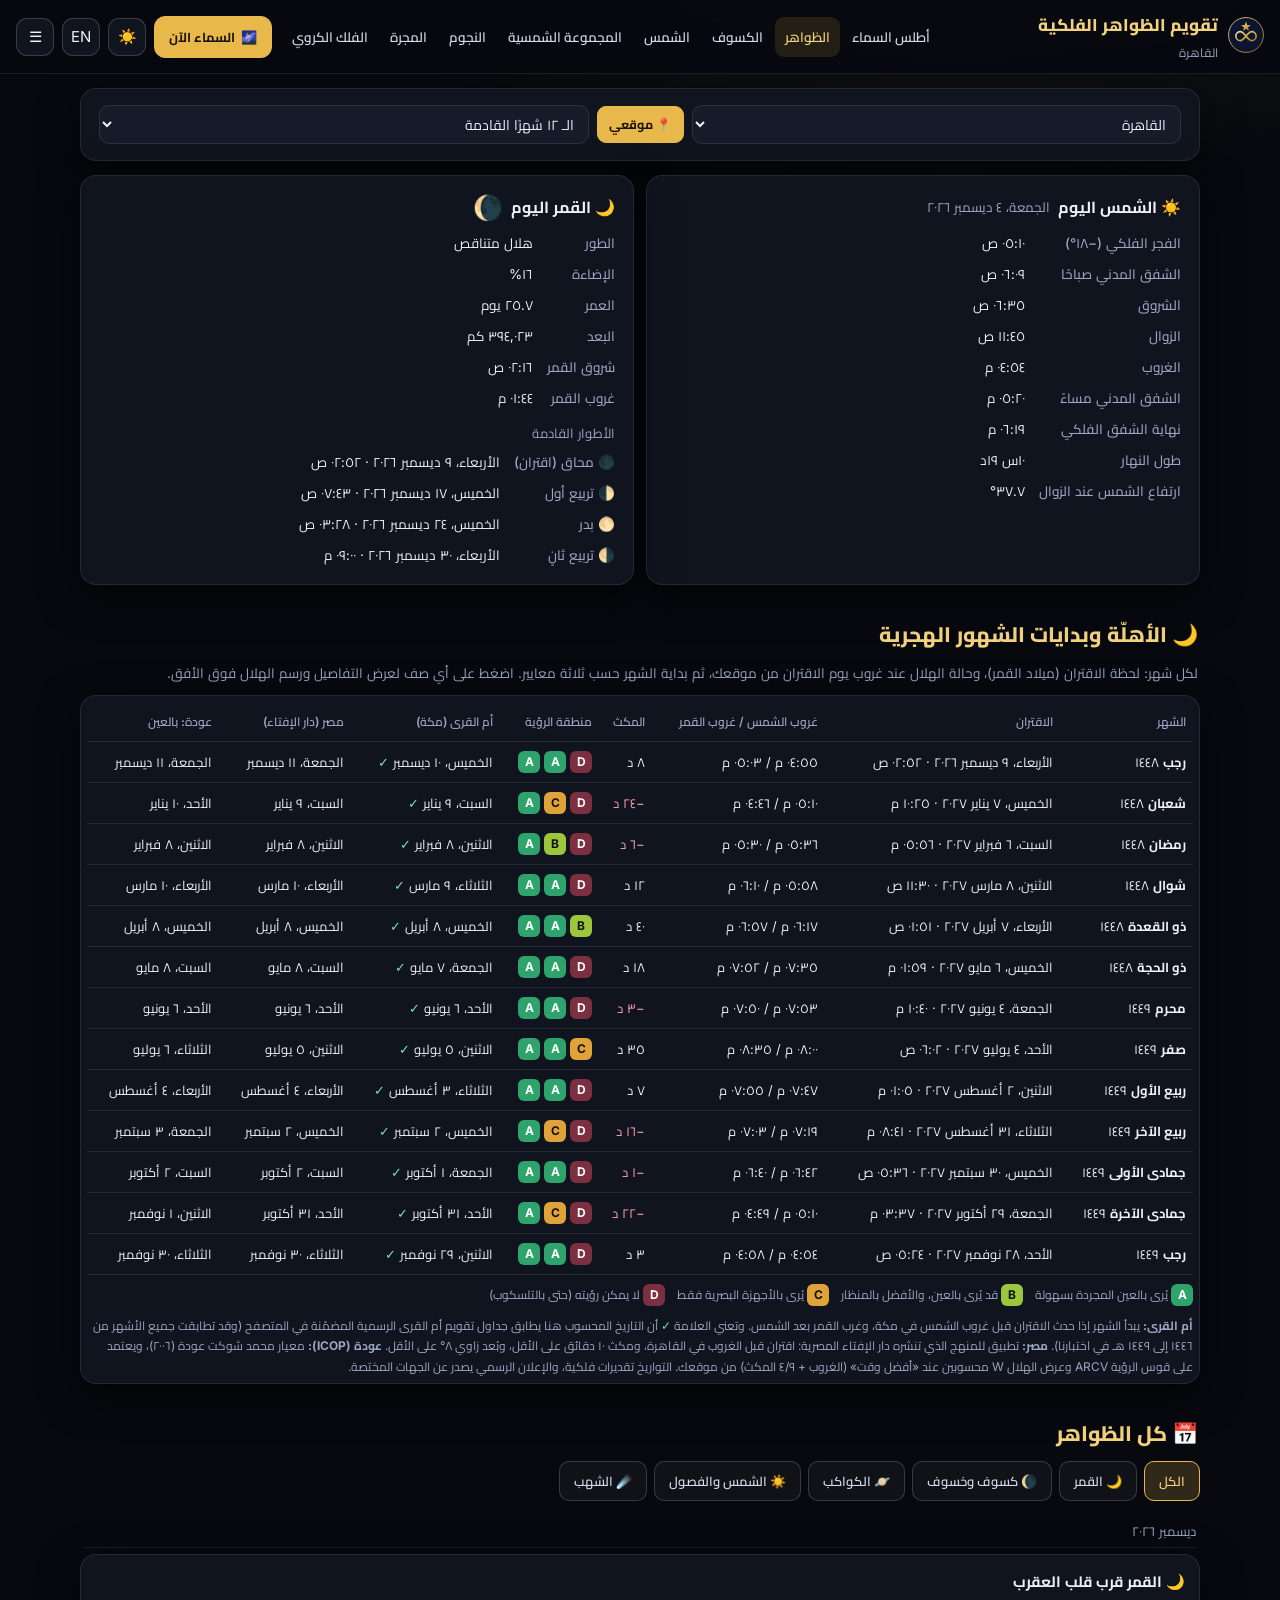
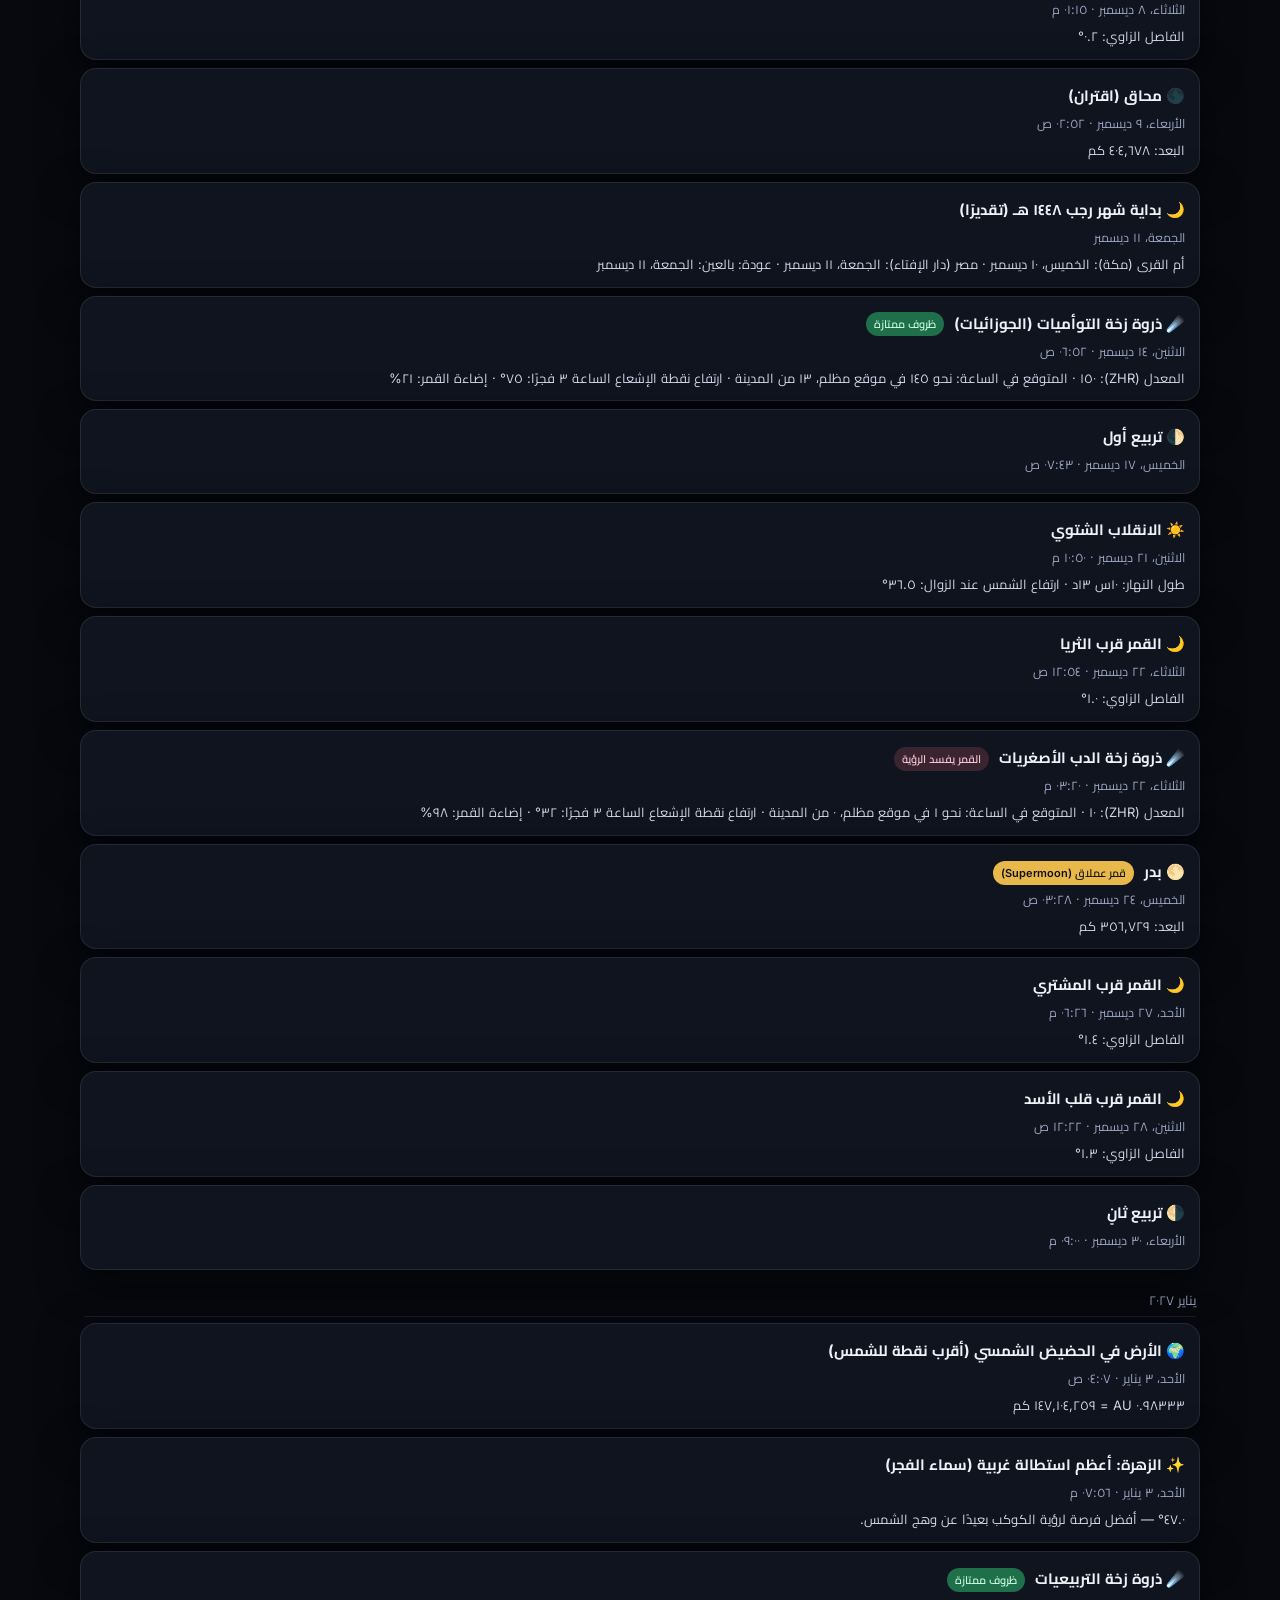
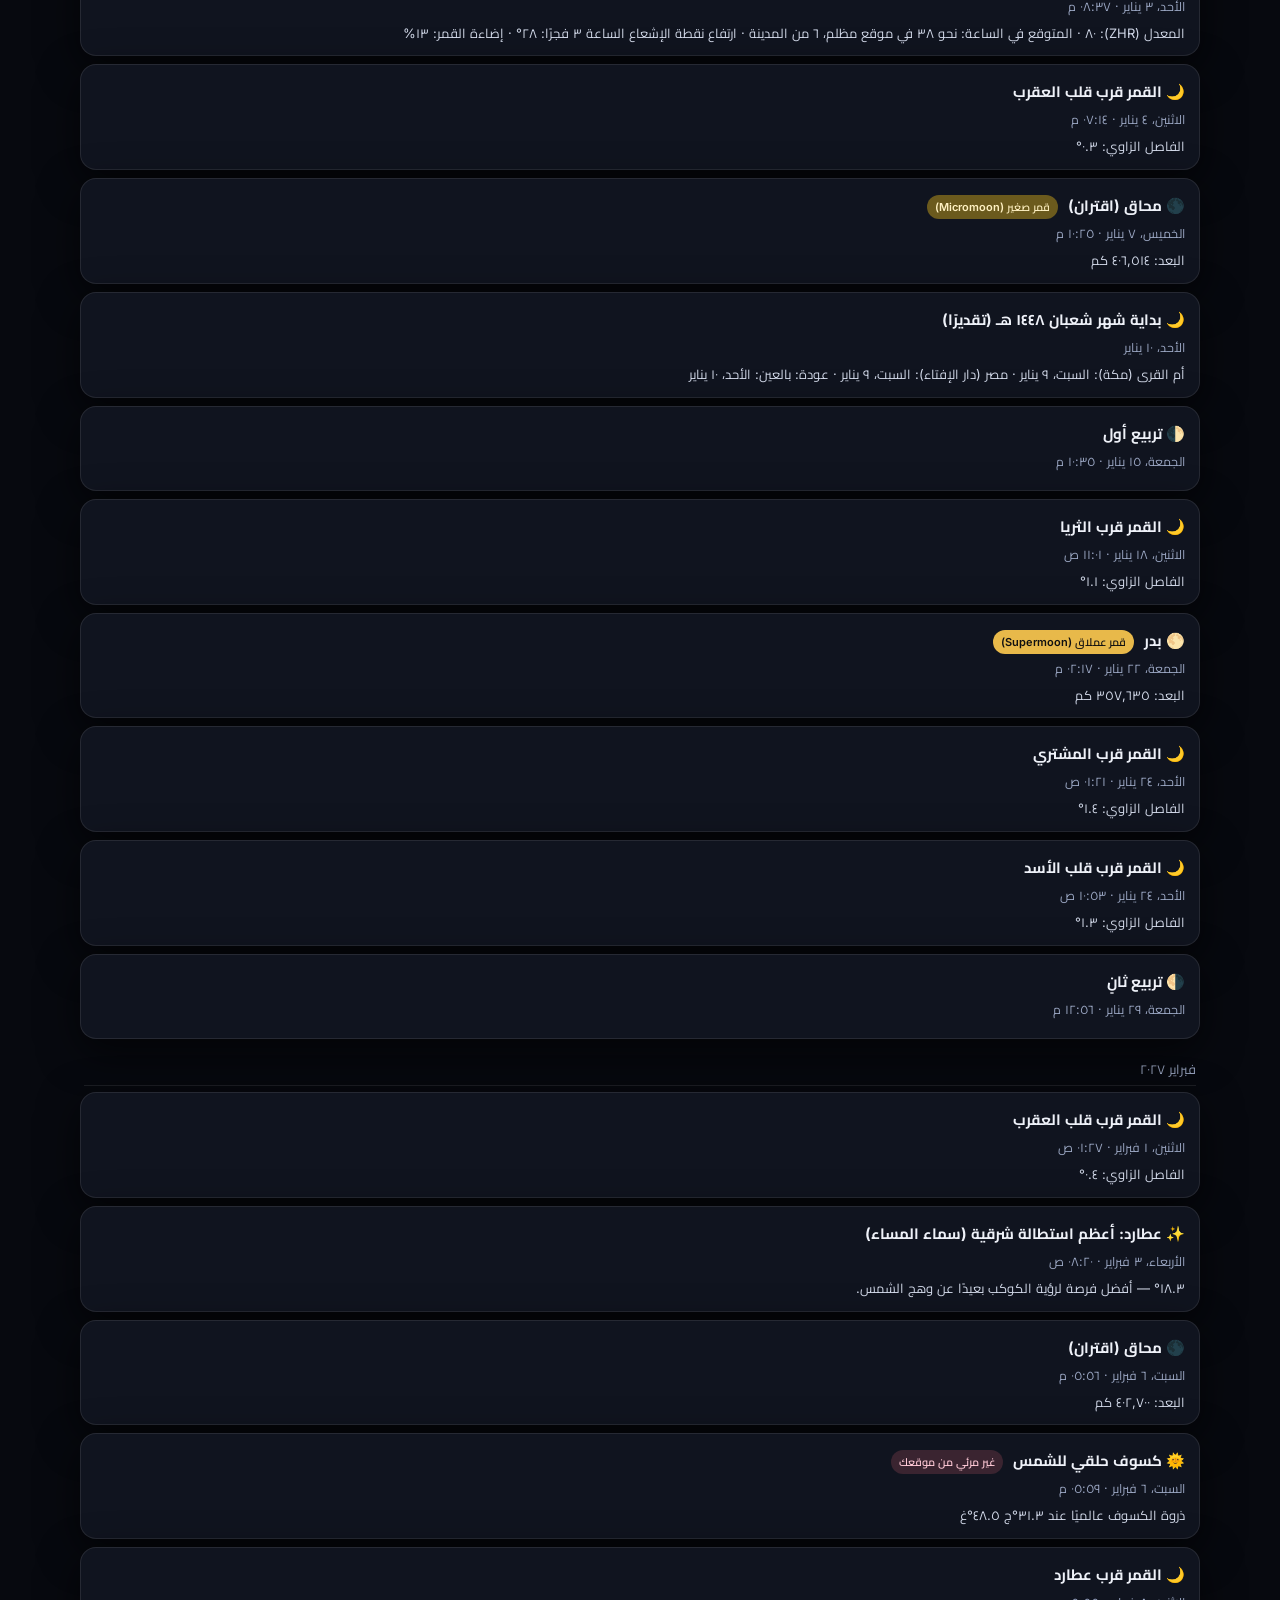
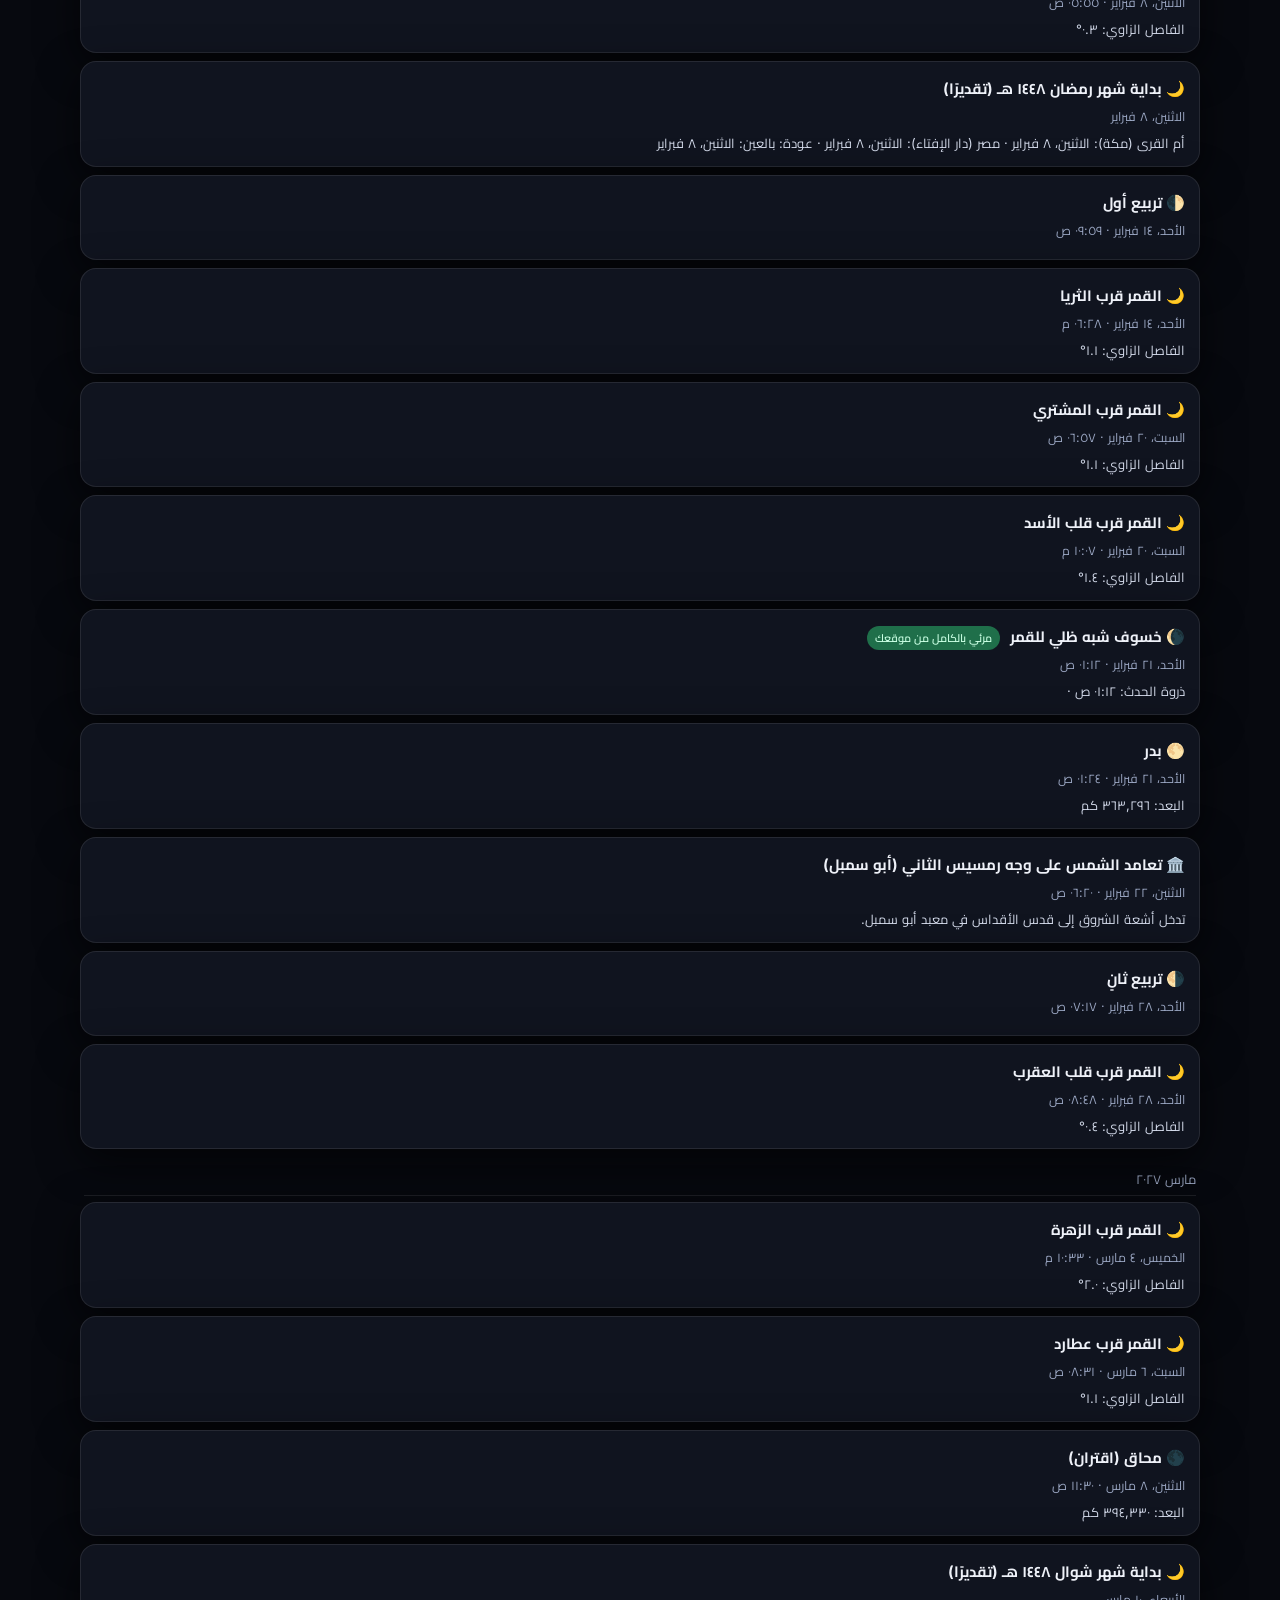
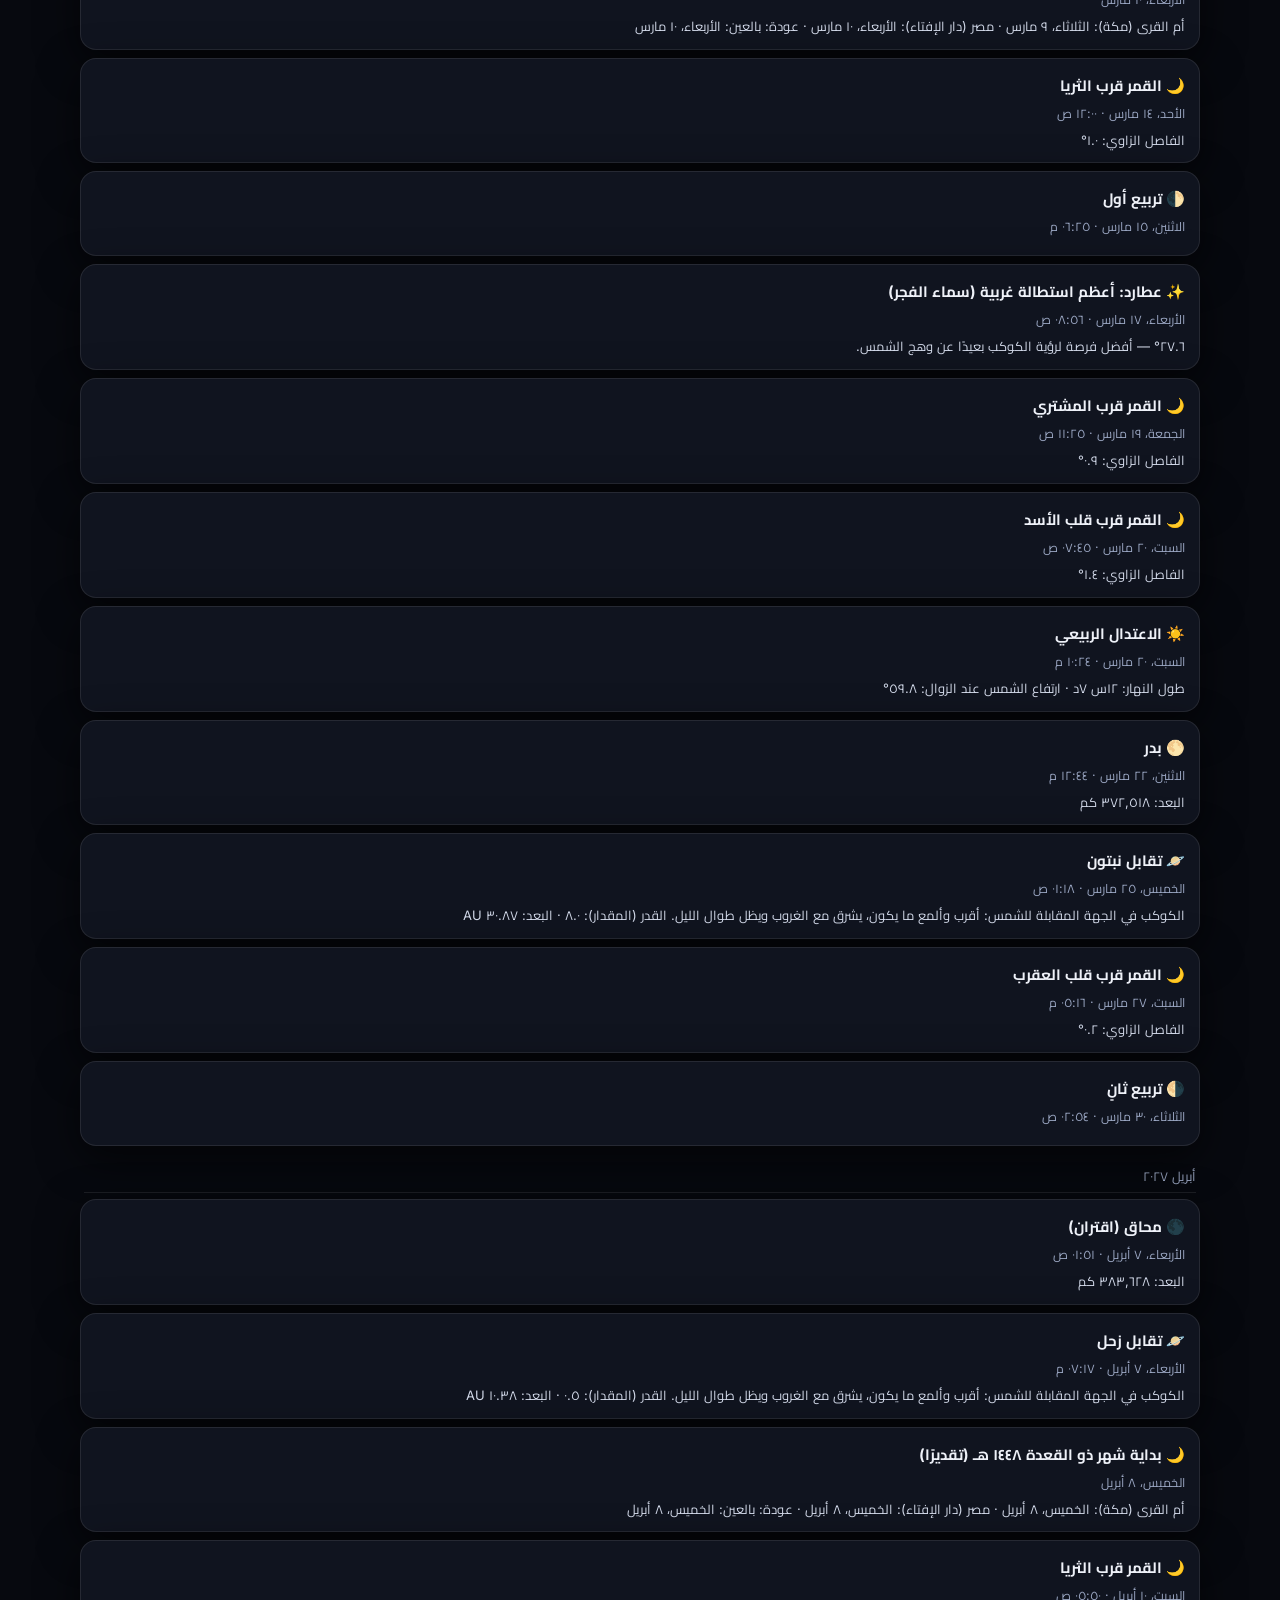
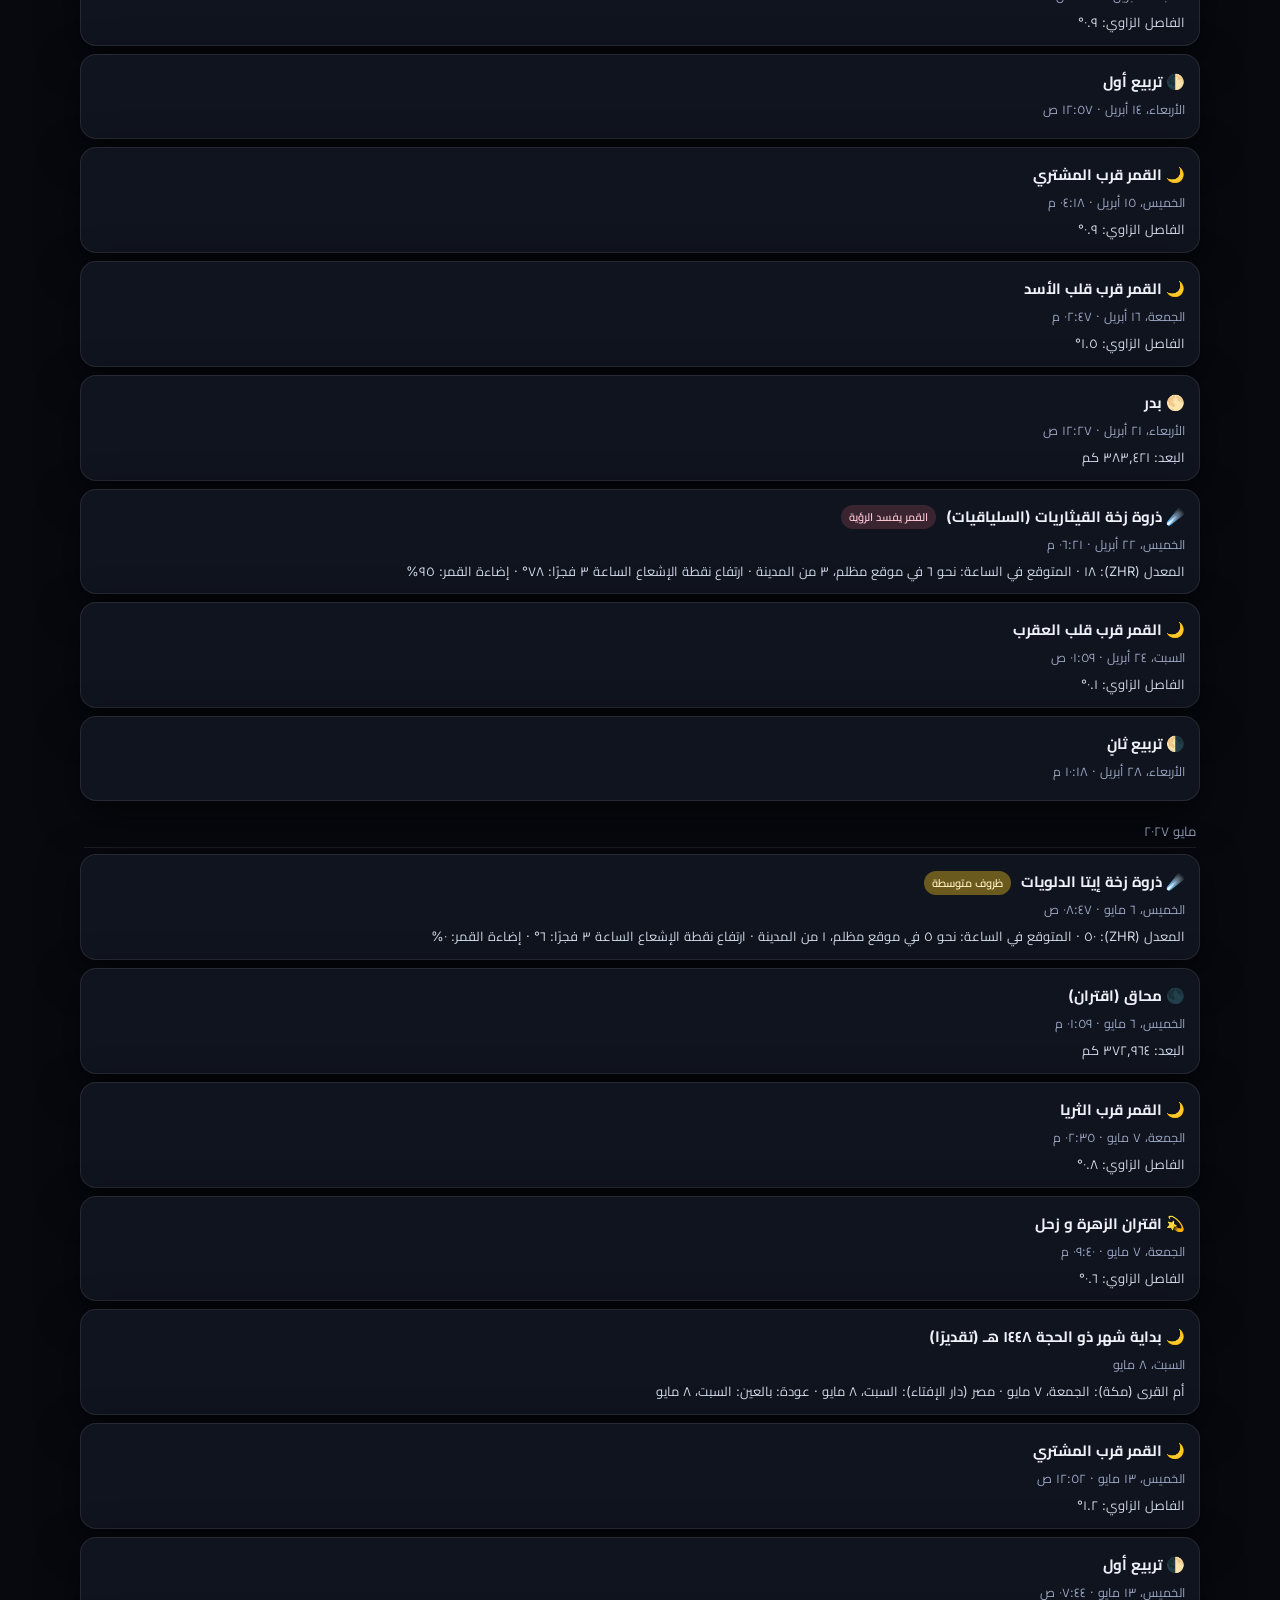
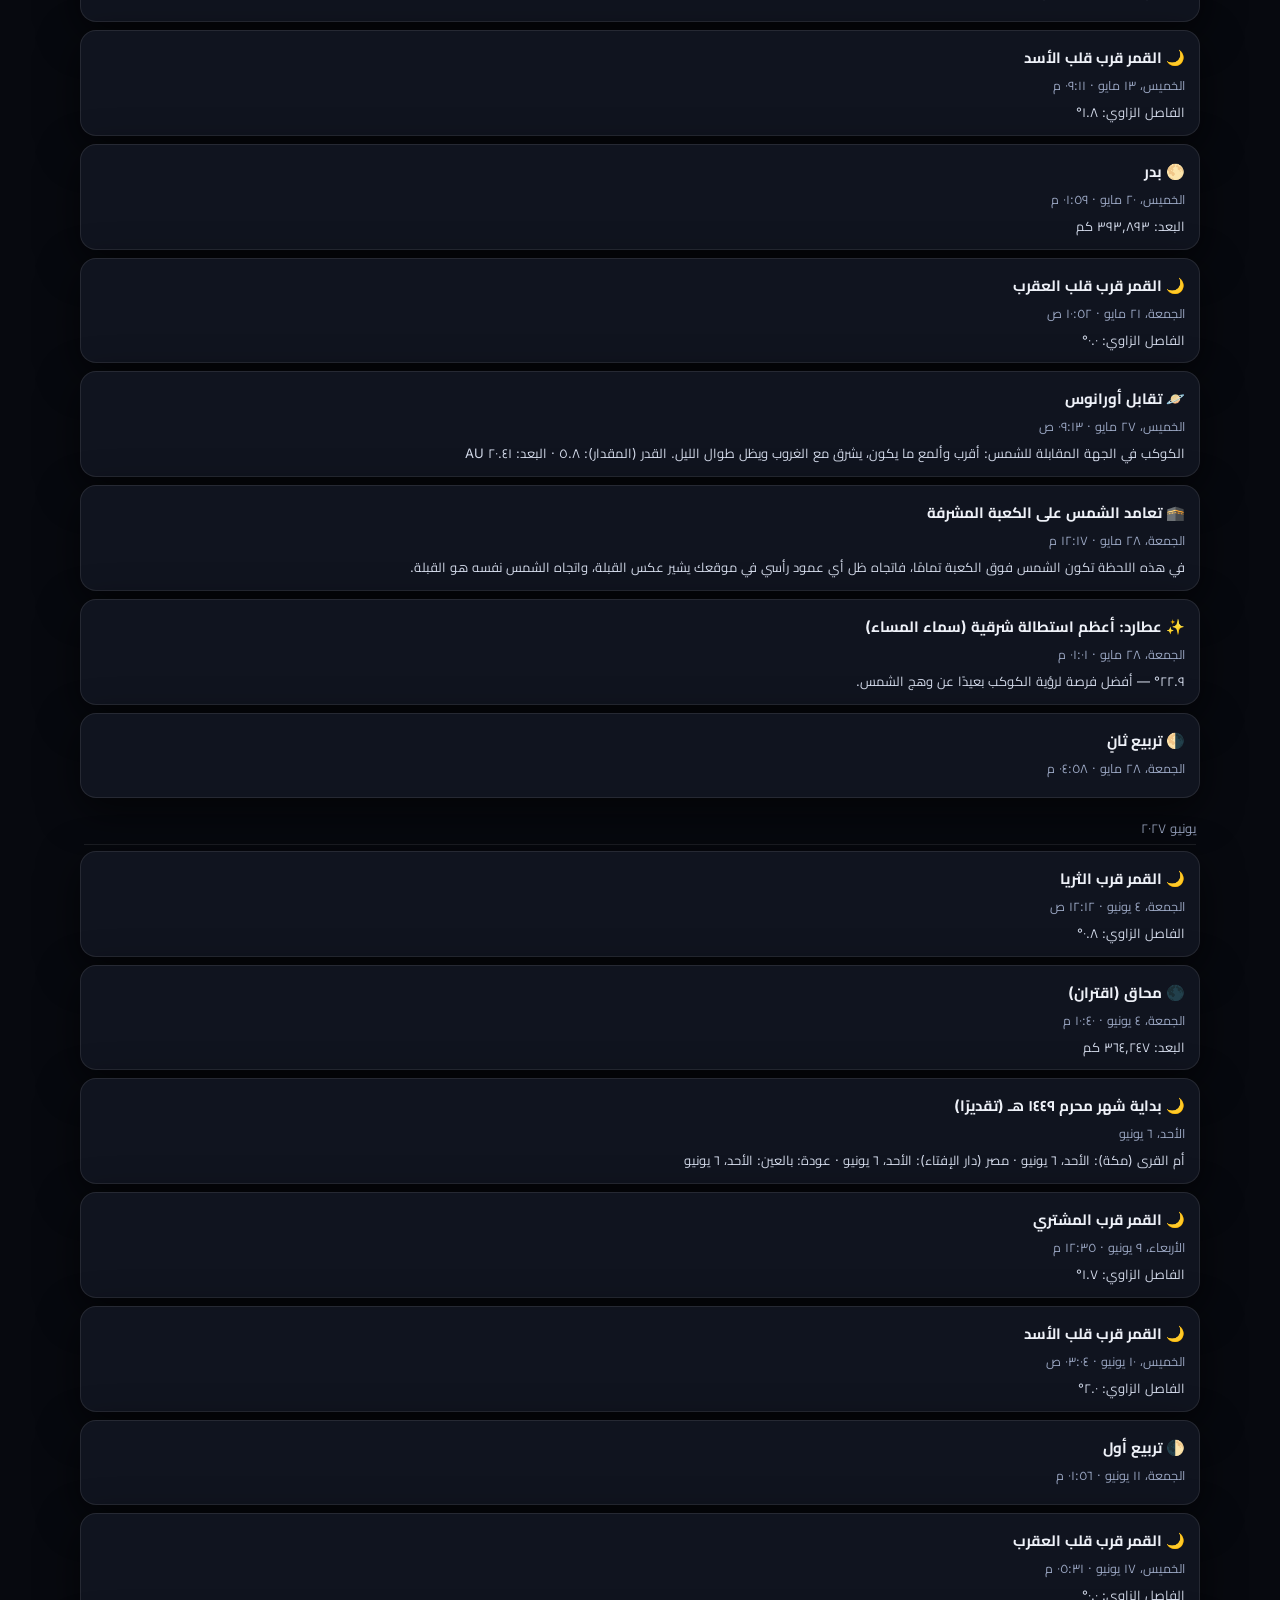
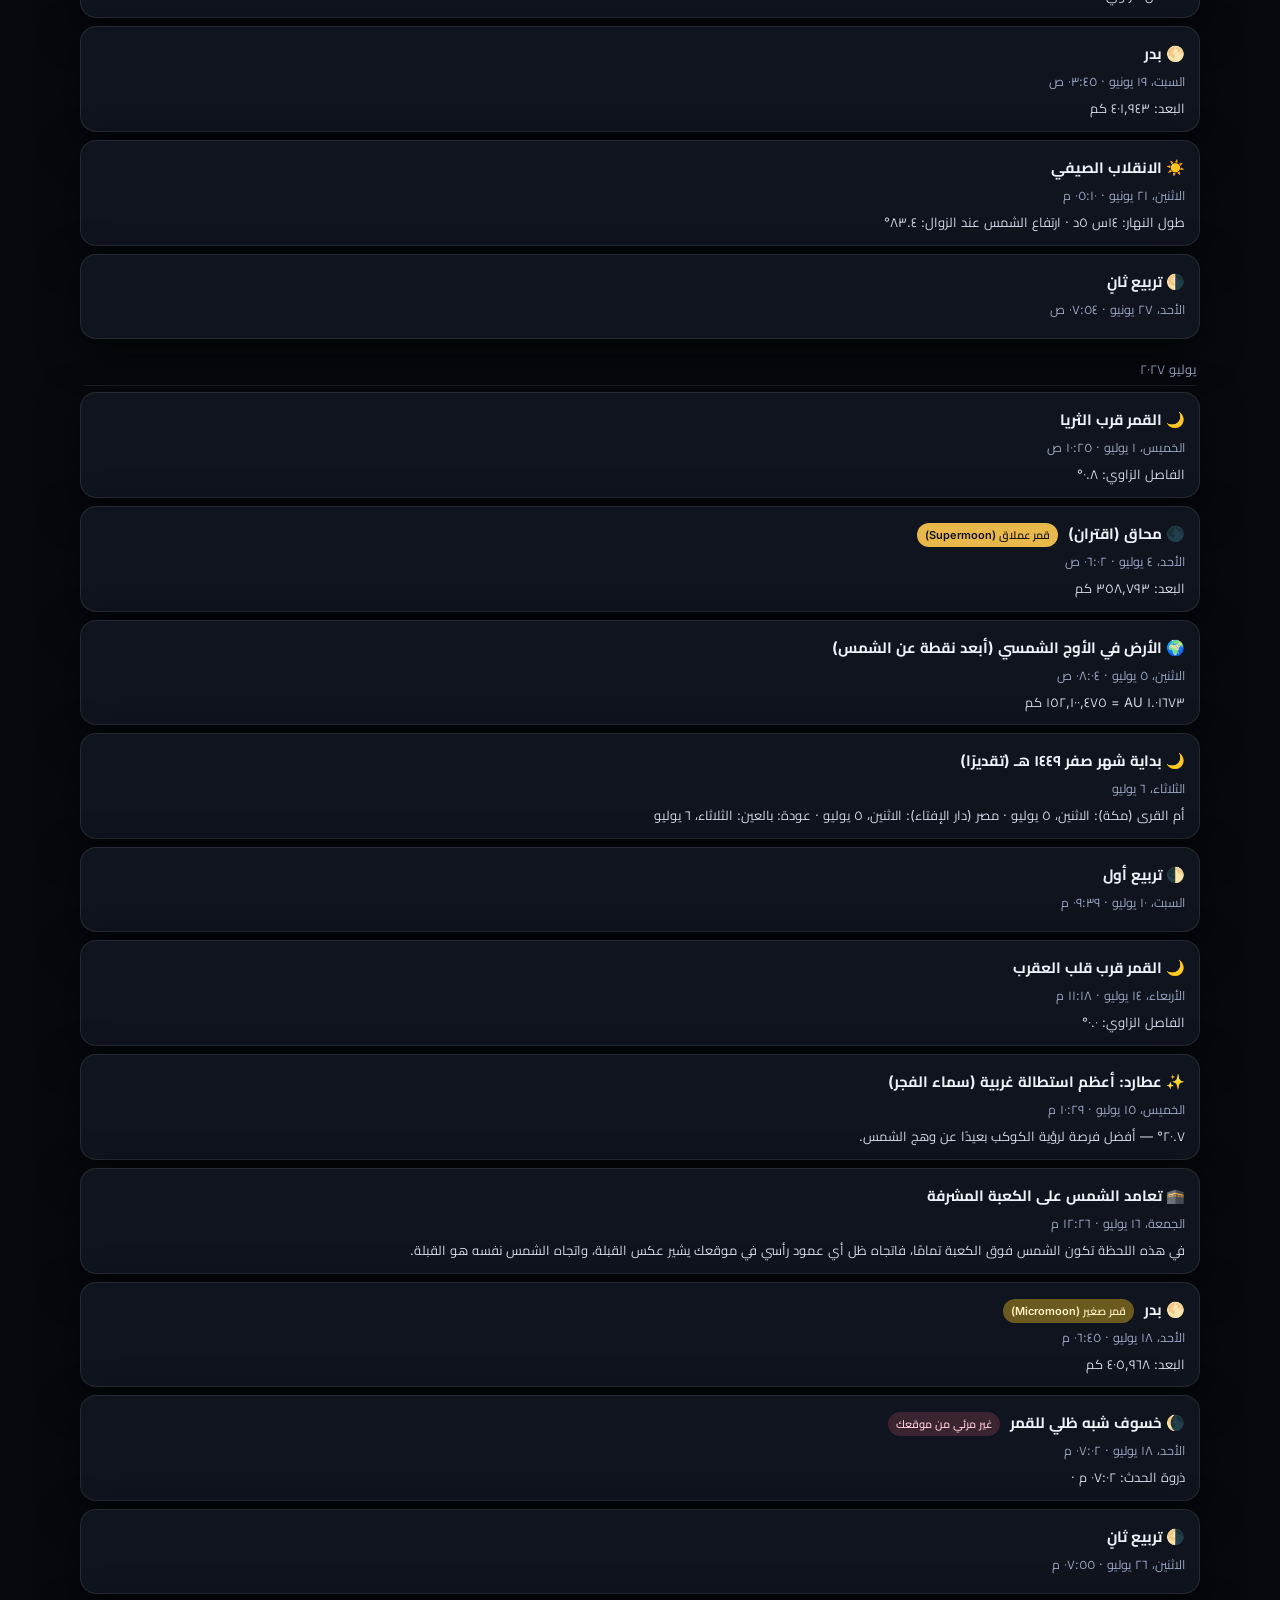
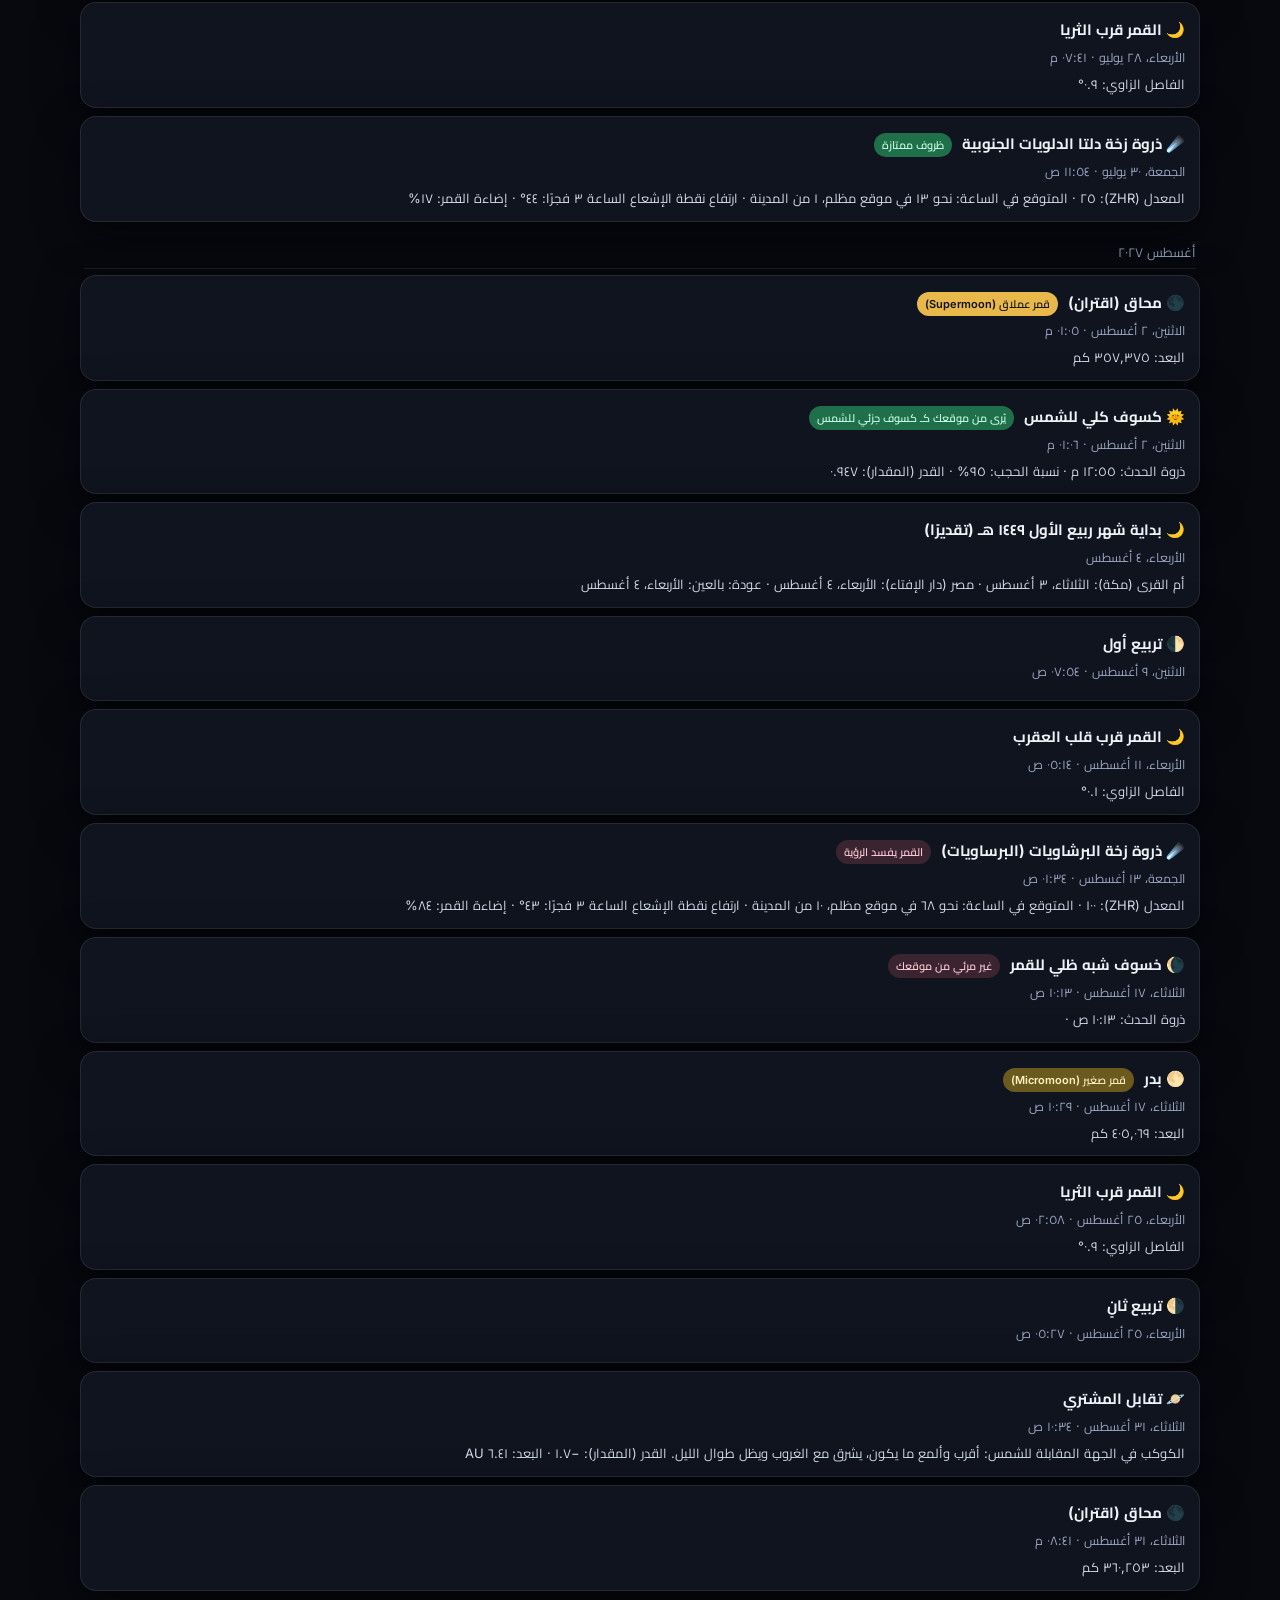
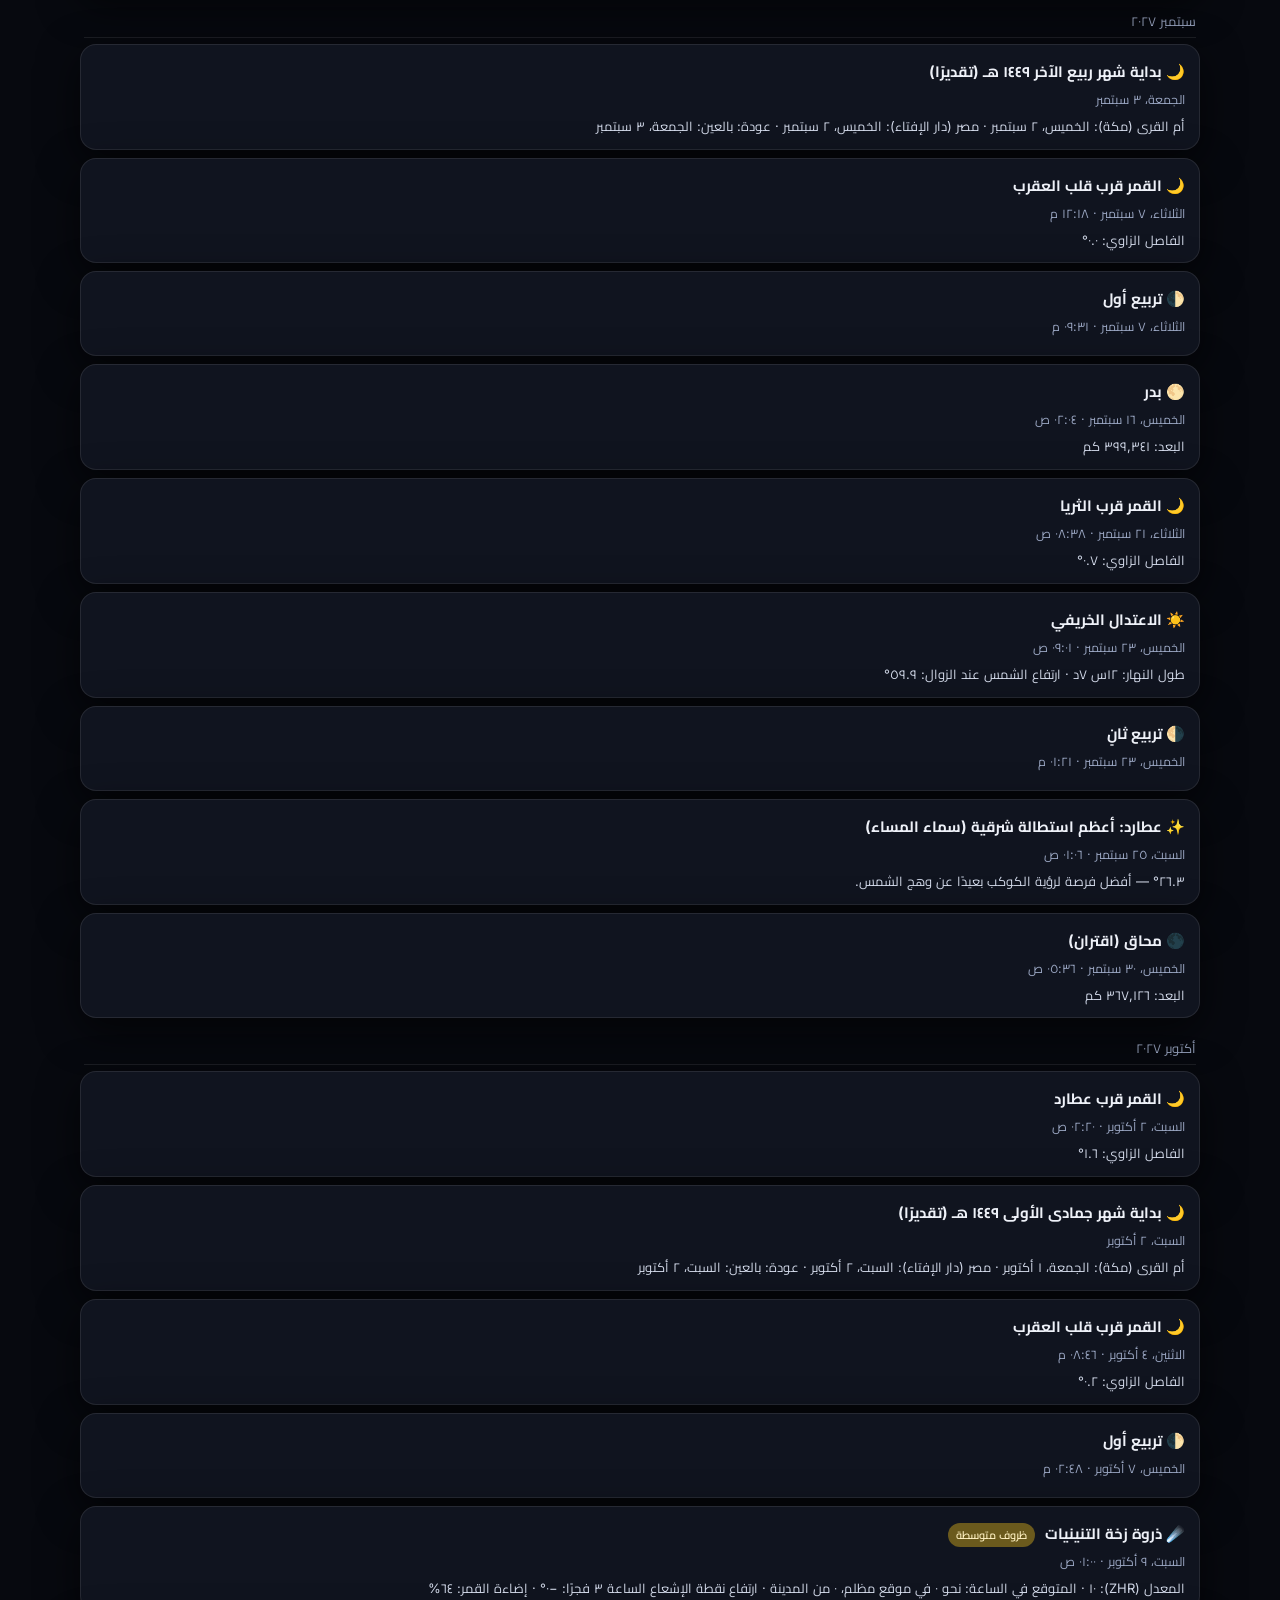
<file: events.html>
<!DOCTYPE html>
<html lang="ar" dir="rtl">
<head>
<meta charset="utf-8">
<script>try{document.documentElement.dataset.theme=JSON.parse(localStorage.getItem("khSky.theme"))||"dark"}catch(e){document.documentElement.dataset.theme="dark"}</script>
<meta name="viewport" content="width=device-width, initial-scale=1, viewport-fit=cover">
<meta name="theme-color" content="#07090f">
<title>تقويم الظواهر الفلكية | Sky Events</title>
<link rel="stylesheet" href="css/app.css">
<link rel="stylesheet" href="css/page.css">
</head>
<body>
<header class="pg-top">
  <a class="brand" href="index.html"><span id="logo"></span><div><h1 data-i="title"></h1><div class="sub" id="placeLbl"></div></div></a>
  <button class="ibtn" id="btnLang">EN</button>
</header>
<main class="wrap">
  <section class="panel loc-bar">
    <select class="inp" id="citySel"></select>
    <button class="btn sm" id="btnGeo" data-i="useGeo"></button>
    <select class="inp" id="rangeSel"></select>
  </section>

  <section id="today" class="grid2"></section>

  <h2 class="sec" data-i="hHijri"></h2>
  <p class="lead" data-i="hijriLead"></p>
  <div id="hijri" class="panel tbl-wrap"><div class="spin" data-i="computing"></div></div>

  <h2 class="sec" data-i="hAll"></h2>
  <div class="chips-row" id="filters"></div>
  <div id="list"><div class="spin" data-i="computing"></div></div>

  <h2 class="sec" data-i="hISS"></h2>
  <div id="iss" class="panel"></div>
</main>
<div id="modal" class="modal" hidden><div class="panel modal-box" id="modalBox"></div></div>
<footer class="pg-foot" id="foot"></footer>
<script src="js/skydata.js"></script>
<script src="js/astro.js"></script>
<script src="js/common.js"></script>
<script src="js/astronomy.min.js"></script>
<script src="js/satellite.min.js"></script>
<script src="js/events-core.js"></script>
<script src="js/events.js"></script>
</body>
</html>
</file>
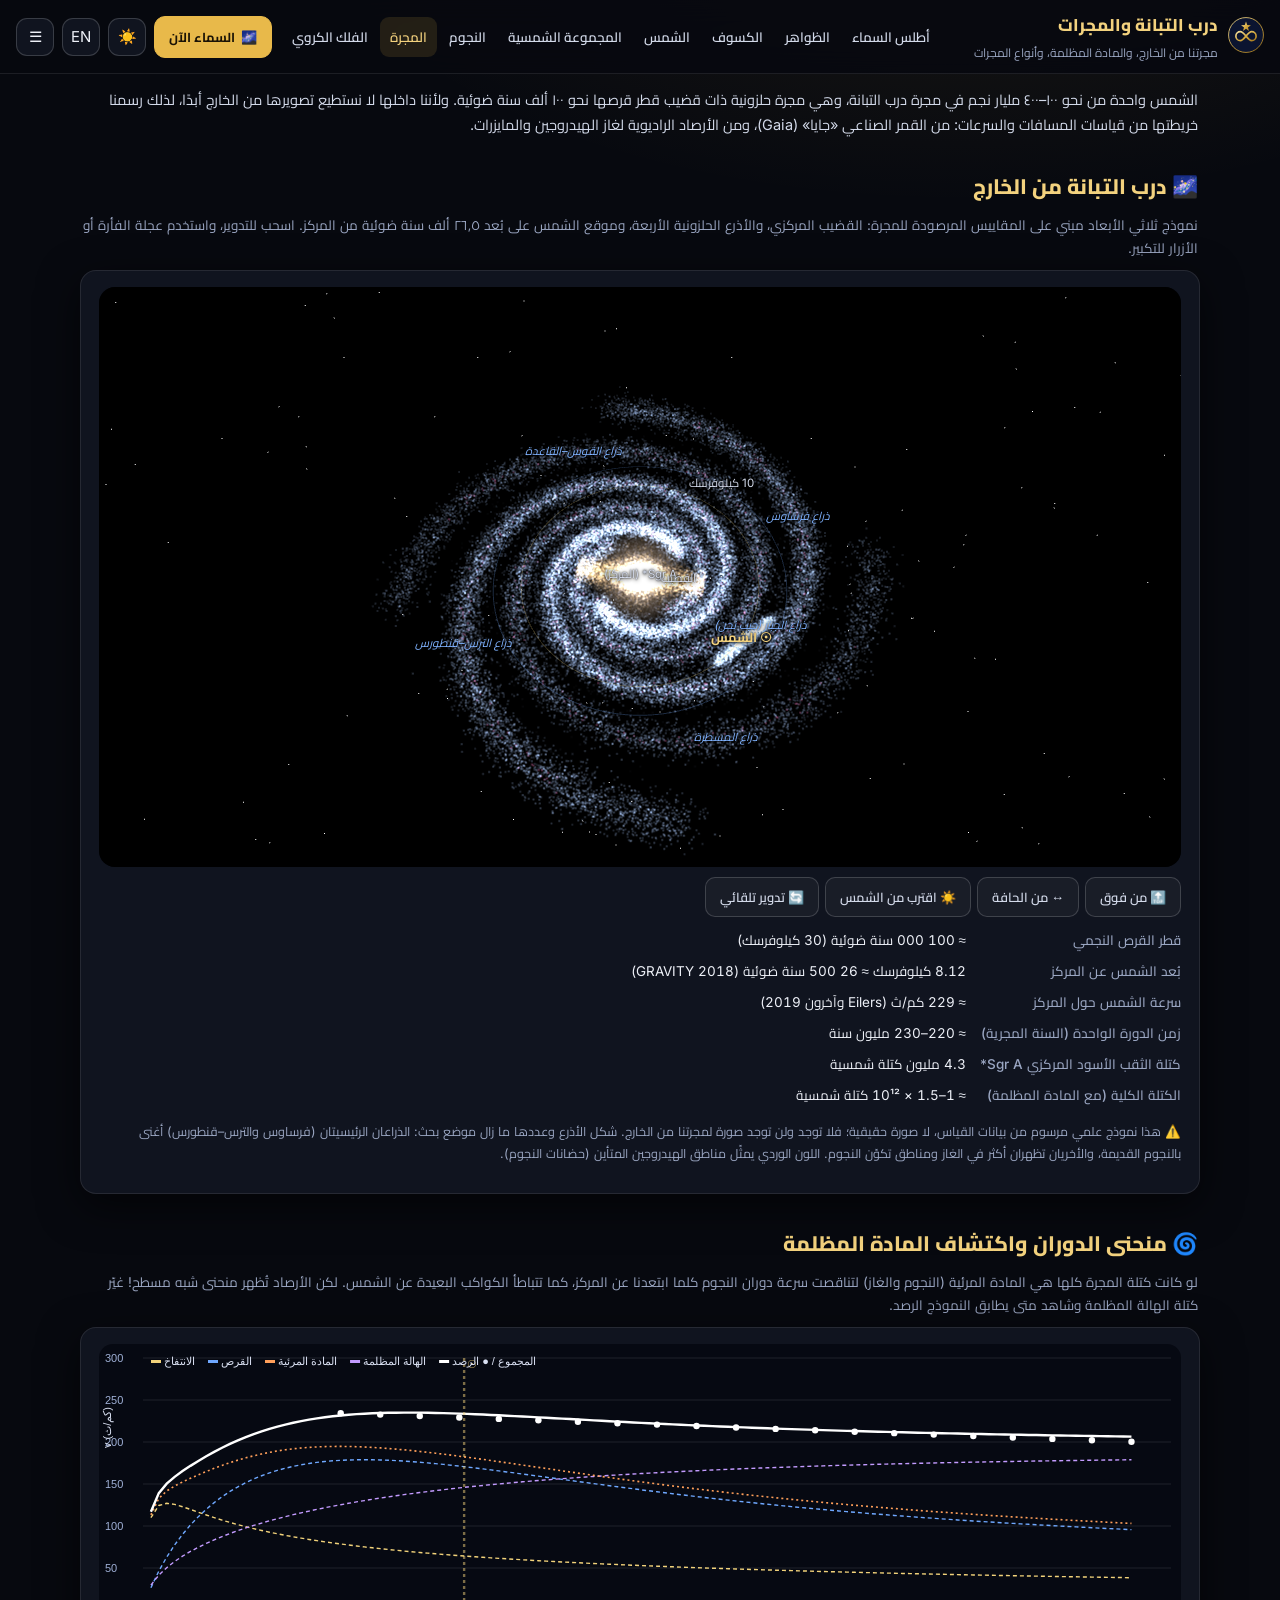
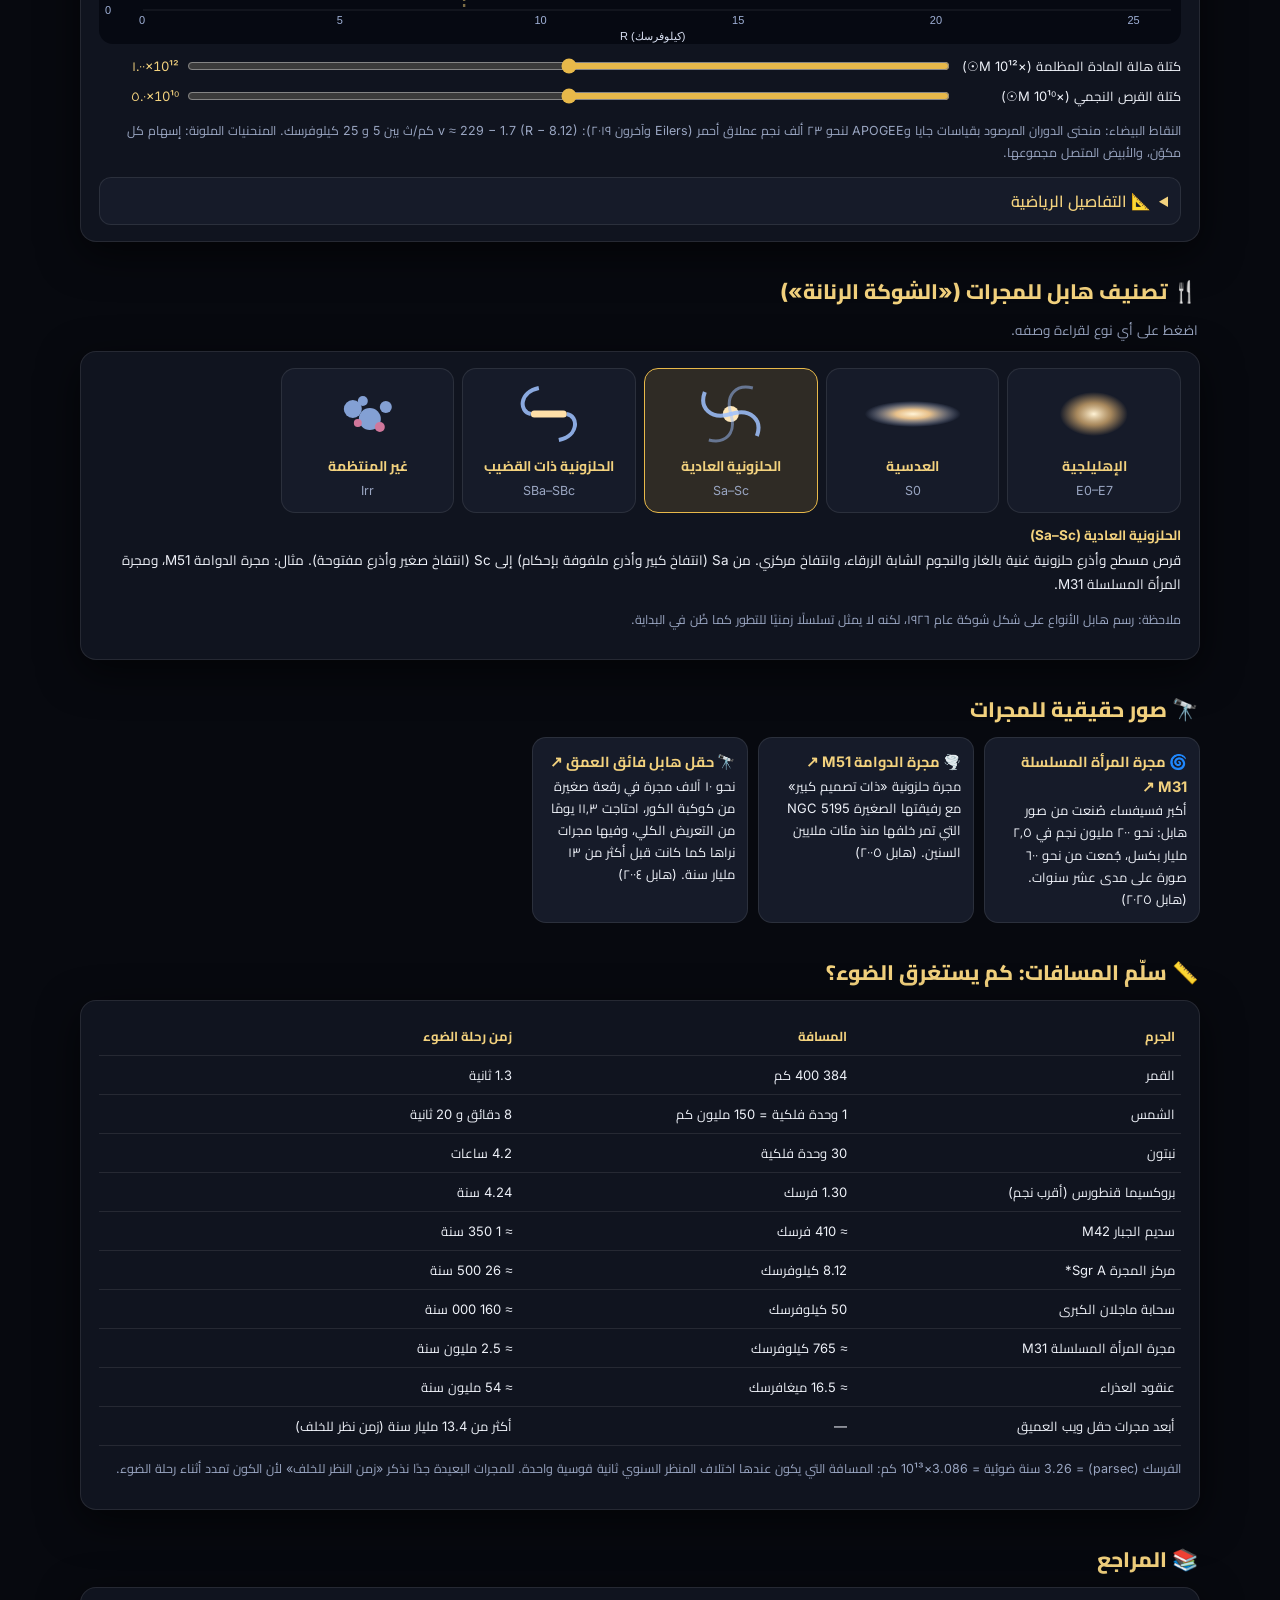
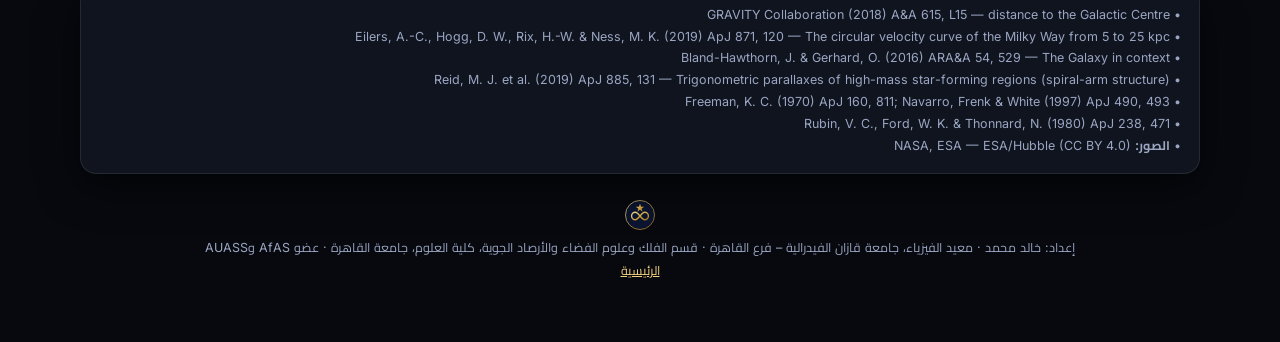
<file: galaxy.html>
<!DOCTYPE html>
<html lang="ar" dir="rtl">
<head>
<meta charset="utf-8">
<script>try{document.documentElement.dataset.theme=JSON.parse(localStorage.getItem("khSky.theme"))||"dark"}catch(e){document.documentElement.dataset.theme="dark"}</script>
<meta name="viewport" content="width=device-width, initial-scale=1, viewport-fit=cover">
<meta name="theme-color" content="#07090f">
<title>درب التبانة والمجرات | The Milky Way & Galaxies</title>
<link rel="stylesheet" href="css/app.css">
<link rel="stylesheet" href="css/page.css">
<style>
.stage{position:relative;overflow:hidden;border-radius:16px}
#mw{width:100%;height:min(70vh,580px);display:block;background:var(--viz);touch-action:none;cursor:grab}
.lbl{position:absolute;transform:translate(-50%,-50%);font-size:11.5px;color:var(--txt2);text-shadow:0 1px 4px #000,0 0 2px #000;pointer-events:none;white-space:nowrap}
.lbl.sun{color:var(--gold-l);font-weight:700;font-size:13px}.lbl.arm{color:var(--accent);font-style:italic}
.row{display:flex;gap:6px;flex-wrap:wrap;margin-top:10px;align-items:center}
#rc{width:100%;height:300px;display:block;background:var(--viz);border-radius:14px}
.ctl{display:grid;grid-template-columns:auto 1fr auto;gap:6px 10px;align-items:center;margin-top:10px;font-size:13px}
.ctl input[type=range]{width:100%;accent-color:var(--gold)}.ctl output{font-variant-numeric:tabular-nums;color:var(--gold-l);min-width:80px;text-align:end;direction:ltr}
.fork{display:grid;grid-template-columns:repeat(auto-fill,minmax(150px,1fr));gap:8px}
.fork button{background:var(--card2);border:1px solid var(--line);border-radius:14px;padding:10px;color:inherit;font:inherit;cursor:pointer;text-align:center}
.fork button.on{border-color:var(--gold);background:color-mix(in srgb,var(--gold) 14%,transparent)}.fork svg{width:100%;height:70px;display:block}
.fork b{display:block;color:var(--gold-l);font-size:14px;margin-top:4px}
#forkInfo{margin-top:10px;font-size:13.5px;line-height:1.8}
.imgs{display:grid;grid-template-columns:repeat(auto-fill,minmax(210px,1fr));gap:10px}
.imgs a{display:block;padding:12px;border-radius:14px;background:var(--card2);border:1px solid var(--line);color:inherit;text-decoration:none;font-size:13px;line-height:1.7}.imgs a b{color:var(--gold-l);display:block;font-size:14.5px}
table.t2{border-collapse:collapse;width:100%;font-size:13px}table.t2 td,table.t2 th{padding:7px 6px;border-bottom:1px solid var(--line);text-align:start}table.t2 th{color:var(--gold-l)}table.t2 td.n{direction:ltr;text-align:end;font-variant-numeric:tabular-nums}
details.math{margin-top:10px;border:1px solid var(--line);border-radius:12px;padding:8px 12px;background:var(--card2)}
details.math summary{cursor:pointer;color:var(--gold-l);font-weight:600}details.math p{font-size:13.3px;line-height:1.85}
.eq{direction:ltr;text-align:center;font-family:"Cambria Math","STIX Two Math","Times New Roman",serif;font-size:15.5px;margin:7px 0;color:var(--txt);background:var(--line);border-radius:8px;padding:6px;overflow-x:auto}
.note{font-size:12.5px;color:var(--muted);line-height:1.75}
</style>
</head>
<body>
<header class="pg-top">
  <a class="brand" href="index.html"><span id="logo"></span><div><h1 data-i="title"></h1><div class="sub" data-i="sub"></div></div></a>
  <button class="ibtn" id="btnLang">EN</button>
</header>
<main class="wrap">
  <p class="lead" data-h="lead" style="font-size:14.5px;color:var(--txt2)"></p>

  <h2 class="sec" data-i="h1"></h2>
  <p class="lead" data-h="l1"></p>
  <div class="panel">
    <div class="stage"><canvas id="mw"></canvas><div id="labels"></div></div>
    <div class="row"><button class="chip" id="vTop"></button><button class="chip" id="vEdge"></button><button class="chip" id="vSun"></button><button class="chip" id="vSpin"></button></div>
    <div class="kv" id="mwKV" style="margin-top:10px"></div>
    <p class="note" data-h="mwNote"></p>
  </div>

  <h2 class="sec" data-i="h2"></h2>
  <p class="lead" data-h="l2"></p>
  <div class="panel">
    <canvas id="rc"></canvas>
    <div class="ctl">
      <span data-i="halo"></span><input type="range" id="sH" min="0" max="2" step="0.05" value="1"><output id="oH"></output>
      <span data-i="disk"></span><input type="range" id="sD" min="2" max="8" step="0.1" value="5"><output id="oD"></output>
    </div>
    <p class="note" data-h="rcNote"></p>
    <details class="math"><summary data-i="mathT"></summary><div data-h="m2"></div></details>
  </div>

  <h2 class="sec" data-i="h3"></h2>
  <p class="lead" data-i="l3"></p>
  <div class="panel"><div class="fork" id="fork"></div><div id="forkInfo"></div></div>

  <h2 class="sec" data-i="h4"></h2>
  <div class="imgs" id="imgs"></div>

  <h2 class="sec" data-i="h5"></h2>
  <div class="panel" style="overflow-x:auto"><table class="t2" id="scale"></table><p class="note" data-h="scaleNote"></p></div>

  <h2 class="sec" data-i="hRef"></h2>
  <div class="panel note" id="refs"></div>
  <footer id="foot" style="text-align:center;color:var(--muted);font-size:12.5px;margin-top:26px;line-height:1.8"></footer>
</main>
<script src="js/common.js"></script>
<script src="js/three.min.js"></script>
<script>
(function(){
const $=id=>document.getElementById(id);let lang=KH.getLang();const N=(x,d)=>KH.num(x,d,lang);
const L={ar:{
title:'درب التبانة والمجرات',sub:'مجرتنا من الخارج، والمادة المظلمة، وأنواع المجرات',
lead:'الشمس واحدة من نحو ١٠٠–٤٠٠ مليار نجم في مجرة درب التبانة، وهي مجرة حلزونية ذات قضيب قطر قرصها نحو ١٠٠ ألف سنة ضوئية. ولأننا داخلها لا نستطيع تصويرها من الخارج أبدًا، لذلك رسمنا خريطتها من قياسات المسافات والسرعات: من القمر الصناعي «جايا» (Gaia)، ومن الأرصاد الراديوية لغاز الهيدروجين والمايزرات.',
h1:'🌌 درب التبانة من الخارج',
l1:'نموذج ثلاثي الأبعاد مبني على المقاييس المرصودة للمجرة: القضيب المركزي، والأذرع الحلزونية الأربعة، وموقع الشمس على بُعد ٢٦٫٥ ألف سنة ضوئية من المركز. اسحب للتدوير، واستخدم عجلة الفأرة أو الأزرار للتكبير.',
top:'🔝 من فوق',edge:'↔️ من الحافة',sun:'☀️ اقترب من الشمس',spin:'🔄 تدوير تلقائي',
kv:[['قطر القرص النجمي','≈ 100 000 سنة ضوئية (30 كيلوفرسك)'],['بُعد الشمس عن المركز','8.12 كيلوفرسك ≈ 26 500 سنة ضوئية (GRAVITY 2018)'],['سرعة الشمس حول المركز','≈ 229 كم/ث (Eilers وآخرون 2019)'],['زمن الدورة الواحدة (السنة المجرية)','≈ 220–230 مليون سنة'],['كتلة الثقب الأسود المركزي Sgr A*','4.3 مليون كتلة شمسية'],['الكتلة الكلية (مع المادة المظلمة)','≈ 1–1.5 × 10¹² كتلة شمسية']],
lbl:{sun:'☉ الشمس',gc:'Sgr A* (المركز)',bar:'القضيب',per:'ذراع فرساوس',sag:'ذراع القوس–القاعدة',sct:'ذراع الترس–قنطورس',nor:'ذراع المسطرة',ori:'ذراع الجبار (حيث نحن)',ring:'10 كيلوفرسك'},
mwNote:'⚠️ هذا نموذج علمي مرسوم من بيانات القياس، لا صورة حقيقية؛ فلا توجد ولن توجد صورة لمجرتنا من الخارج. شكل الأذرع وعددها ما زال موضع بحث: الذراعان الرئيسيتان (فرساوس والترس–قنطورس) أغنى بالنجوم القديمة، والأخريان تظهران أكثر في الغاز ومناطق تكوّن النجوم. اللون الوردي يمثّل مناطق الهيدروجين المتأين (حضانات النجوم).',
h2:'🌀 منحنى الدوران واكتشاف المادة المظلمة',
l2:'لو كانت كتلة المجرة كلها هي المادة المرئية (النجوم والغاز) لتناقصت سرعة دوران النجوم كلما ابتعدنا عن المركز، كما تتباطأ الكواكب البعيدة عن الشمس. لكن الأرصاد تُظهر منحنى شبه مسطح! غيّر كتلة الهالة المظلمة وشاهد متى يطابق النموذج الرصد.',
halo:'كتلة هالة المادة المظلمة (×10¹² M☉)',disk:'كتلة القرص النجمي (×10¹⁰ M☉)',
rcNote:'النقاط البيضاء: منحنى الدوران المرصود بقياسات جايا وAPOGEE لنحو ٢٣ ألف نجم عملاق أحمر (Eilers وآخرون ٢٠١٩): v ≈ 229 − 1.7 (R − 8.12) كم/ث بين 5 و 25 كيلوفرسك. المنحنيات الملونة: إسهام كل مكوّن، والأبيض المتصل مجموعها.',
mathT:'📐 التفاصيل الرياضية',
m2:`<p>للمدار الدائري: v<sub>c</sub>²(R) = R ∂Φ/∂R، ولكتلة مركزية فقط v ∝ R<sup>−1/2</sup> (هبوط كبلري). إسهامات المكونات تُجمع تربيعيًا:</p><div class="eq">v² = v<sub>bulge</sub>² + v<sub>disk</sub>² + v<sub>halo</sub>²</div>
<p><b>الانتفاخ</b> (نموذج هيرنكويست): v² = G M R / (R + a)²، بكتلة 0.9×10¹⁰ M☉ و a = 0.6 kpc.</p>
<p><b>القرص الأسي</b> Σ(R) = Σ₀ e<sup>−R/R<sub>d</sub></sup> (Freeman 1970)، و R<sub>d</sub> = 2.6 kpc:</p><div class="eq">v² = 4π G Σ₀ R<sub>d</sub> y² [ I₀(y)K₀(y) − I₁(y)K₁(y) ] ,   y = R / (2R<sub>d</sub>)</div>
<p><b>هالة المادة المظلمة</b> (ملف NFW) بتركيز c = 12:</p><div class="eq">v² = G M₂₀₀ [ ln(1+x) − x/(1+x) ] / ( R [ ln(1+c) − c/(1+c) ] ) ,   x = R c / r₂₀₀</div>
<p>من المنحنى المسطح عند R ≈ 20 kpc و v ≈ 210 كم/ث: الكتلة داخل هذا النصف قطر M(&lt;R) = v²R/G ≈ 2×10¹¹ M☉، أي أكثر من ثلاثة أضعاف الكتلة المرئية. أول من رصد هذه الظاهرة بوضوح في المجرات الحلزونية فيرا روبن وكنت فورد (١٩٧٠–١٩٨٠).</p>`,
h3:'🍴 تصنيف هابل للمجرات («الشوكة الرنانة»)',l3:'اضغط على أي نوع لقراءة وصفه.',
fork:[['E0–E7','الإهليلجية','مجرات بيضاوية ناعمة بلا أذرع، نجومها قديمة حمراء ونسبة غازها قليلة، فتكوّن النجوم فيها شبه متوقف. الرقم يدل على درجة التفلطح (E0 دائرية). أضخم المجرات في الكون إهليلجية عملاقة في مراكز العناقيد، مثل M87 التي صوّر «تلسكوب أفق الحدث» ظل ثقبها الأسود عام ٢٠١٩.'],['S0','العدسية','مرحلة وسط: لها قرص وانتفاخ مثل الحلزونية، لكن بلا أذرع واضحة وبقليل من الغاز. يُعتقد أن كثيرًا منها مجرات حلزونية فقدت غازها داخل العناقيد.'],['Sa–Sc','الحلزونية العادية','قرص مسطح وأذرع حلزونية غنية بالغاز والنجوم الشابة الزرقاء، وانتفاخ مركزي. من Sa (انتفاخ كبير وأذرع ملفوفة بإحكام) إلى Sc (انتفاخ صغير وأذرع مفتوحة). مثال: مجرة الدوامة M51، ومجرة المرأة المسلسلة M31.'],['SBa–SBc','الحلزونية ذات القضيب','تخرج أذرعها من طرفي قضيب نجمي يعبر المركز. نحو ثلثي المجرات الحلزونية القريبة لها قضبان، ومنها مجرتنا درب التبانة (من النوع SBbc تقريبًا).'],['Irr','غير المنتظمة','بلا شكل منتظم، وغالبًا صغيرة وغنية بالغاز وتكوّن النجوم، أو مشوّهة بالتفاعل مع جاراتها. مثال: سحابتا ماجلان الكبرى والصغرى المرئيتان من نصف الكرة الجنوبي.']],
forkNote:'ملاحظة: رسم هابل الأنواع على شكل شوكة عام ١٩٢٦، لكنه لا يمثل تسلسلًا زمنيًا للتطور كما ظُن في البداية.',
h4:'🔭 صور حقيقية للمجرات',
imgs:[['https://esahubble.org/images/heic2501a/','🌀 مجرة المرأة المسلسلة M31','أكبر فسيفساء صُنعت من صور هابل: نحو ٢٠٠ مليون نجم في ٢٫٥ مليار بكسل، جُمعت من نحو ٦٠٠ صورة على مدى عشر سنوات. (هابل ٢٠٢٥)'],['https://esahubble.org/images/heic0506a/','🌪️ مجرة الدوامة M51','مجرة حلزونية «ذات تصميم كبير» مع رفيقتها الصغيرة NGC 5195 التي تمر خلفها منذ مئات ملايين السنين. (هابل ٢٠٠٥)'],['https://esahubble.org/images/heic0406a/','🔭 حقل هابل فائق العمق','نحو ١٠ آلاف مجرة في رقعة صغيرة من كوكبة الكور، احتاجت ١١٫٣ يومًا من التعريض الكلي، وفيها مجرات نراها كما كانت قبل أكثر من ١٣ مليار سنة. (هابل ٢٠٠٤)']],
h5:'📏 سلّم المسافات: كم يستغرق الضوء؟',
scH:['الجرم','المسافة','زمن رحلة الضوء'],
sc:[['القمر','384 400 كم','1.3 ثانية'],['الشمس','1 وحدة فلكية = 150 مليون كم','8 دقائق و 20 ثانية'],['نبتون','30 وحدة فلكية','4.2 ساعات'],['بروكسيما قنطورس (أقرب نجم)','1.30 فرسك','4.24 سنة'],['سديم الجبار M42','≈ 410 فرسك','≈ 1 350 سنة'],['مركز المجرة Sgr A*','8.12 كيلوفرسك','≈ 26 500 سنة'],['سحابة ماجلان الكبرى','50 كيلوفرسك','≈ 160 000 سنة'],['مجرة المرأة المسلسلة M31','≈ 765 كيلوفرسك','≈ 2.5 مليون سنة'],['عنقود العذراء','≈ 16.5 ميغافرسك','≈ 54 مليون سنة'],['أبعد مجرات حقل ويب العميق','—','أكثر من 13.4 مليار سنة (زمن نظر للخلف)']],
scaleNote:'الفرسك (parsec) = 3.26 سنة ضوئية = 3.086×10¹³ كم: المسافة التي يكون عندها اختلاف المنظر السنوي ثانية قوسية واحدة. للمجرات البعيدة جدًا نذكر «زمن النظر للخلف» لأن الكون تمدد أثناء رحلة الضوء.',
hRef:'📚 المراجع'
},en:{
title:'The Milky Way & Galaxies',sub:'Our galaxy from outside, dark matter, and galaxy types',
lead:'The Sun is one of about 100–400 billion stars in the Milky Way, a barred spiral galaxy whose disc is about 100,000 light-years across. Because we live inside it, we can never photograph it from outside; we mapped it instead from distance and velocity measurements — from the Gaia satellite and from radio observations of hydrogen gas and masers.',
h1:'🌌 The Milky Way from outside',
l1:'A 3D model built on the measured structure of the Galaxy: the central bar, four spiral arms, and the Sun 26,500 light-years from the centre. Drag to rotate; use the mouse wheel or the buttons to zoom.',
top:'🔝 Top view',edge:'↔️ Edge-on',sun:'☀️ Zoom to the Sun',spin:'🔄 Auto-rotate',
kv:[['Stellar disc diameter','≈ 100,000 ly (30 kpc)'],['Sun’s distance from the centre','8.12 kpc ≈ 26,500 ly (GRAVITY 2018)'],['Sun’s orbital speed','≈ 229 km/s (Eilers et al. 2019)'],['One orbit (galactic year)','≈ 220–230 Myr'],['Central black hole Sgr A*','4.3 million solar masses'],['Total mass (with dark matter)','≈ 1–1.5 × 10¹² M☉']],
lbl:{sun:'☉ Sun',gc:'Sgr A* (centre)',bar:'Bar',per:'Perseus Arm',sag:'Sagittarius–Carina Arm',sct:'Scutum–Centaurus Arm',nor:'Norma Arm',ori:'Orion Spur (we are here)',ring:'10 kpc'},
mwNote:'⚠️ This is a scientific model drawn from measurements, not a photograph — no image of our Galaxy from outside exists or ever will. The number and shape of the arms are still researched: the two major arms (Perseus and Scutum–Centaurus) are richer in old stars, the other two show up mainly in gas and star formation. Pink marks ionised-hydrogen regions (stellar nurseries).',
h2:'🌀 The rotation curve and the discovery of dark matter',
l2:'If the Galaxy’s mass were only what we see (stars and gas), stars far from the centre would orbit more slowly, as the outer planets do around the Sun. Observations instead show an almost flat curve! Change the dark-halo mass and see when the model matches the data.',
halo:'Dark-matter halo mass (×10¹² M☉)',disk:'Stellar disc mass (×10¹⁰ M☉)',
rcNote:'White points: the rotation curve measured with Gaia and APOGEE for about 23,000 red giants (Eilers et al. 2019): v ≈ 229 − 1.7 (R − 8.12) km/s for 5–25 kpc. Coloured curves: each component’s contribution; solid white: the total.',
mathT:'📐 Mathematical details',
m2:`<p>For a circular orbit v<sub>c</sub>²(R) = R ∂Φ/∂R; for a central point mass v ∝ R<sup>−1/2</sup> (Keplerian decline). Components add in quadrature:</p><div class="eq">v² = v<sub>bulge</sub>² + v<sub>disk</sub>² + v<sub>halo</sub>²</div><p><b>Bulge</b> (Hernquist): v² = G M R / (R + a)², with M = 0.9×10¹⁰ M☉, a = 0.6 kpc.</p><p><b>Exponential disc</b> Σ(R) = Σ₀ e<sup>−R/R<sub>d</sub></sup> (Freeman 1970), R<sub>d</sub> = 2.6 kpc:</p><div class="eq">v² = 4π G Σ₀ R<sub>d</sub> y² [ I₀(y)K₀(y) − I₁(y)K₁(y) ] ,   y = R / (2R<sub>d</sub>)</div><p><b>Dark-matter halo</b> (NFW profile), concentration c = 12:</p><div class="eq">v² = G M₂₀₀ [ ln(1+x) − x/(1+x) ] / ( R [ ln(1+c) − c/(1+c) ] ) ,   x = R c / r₂₀₀</div><p>From the flat curve at R ≈ 20 kpc with v ≈ 210 km/s: M(&lt;R) = v²R/G ≈ 2×10¹¹ M☉ — more than three times the visible mass. The effect was first shown clearly in spiral galaxies by Vera Rubin and Kent Ford (1970s–1980).</p>`,
h3:'🍴 Hubble’s galaxy classification (the “tuning fork”)',l3:'Tap a type to read about it.',
fork:[['E0–E7','Elliptical','Smooth oval galaxies without arms, with old red stars and little gas, so star formation has nearly stopped. The number gives the flattening (E0 is round). The most massive galaxies are giant ellipticals at the centres of clusters, like M87, whose black-hole shadow the Event Horizon Telescope imaged in 2019.'],['S0','Lenticular','In between: a disc and bulge like a spiral, but without clear arms and with little gas. Many are thought to be spirals that lost their gas inside clusters.'],['Sa–Sc','Spiral','A flat disc with gas-rich arms full of young blue stars and a central bulge, from Sa (big bulge, tightly wound arms) to Sc (small bulge, open arms). Examples: the Whirlpool M51 and Andromeda M31.'],['SBa–SBc','Barred spiral','The arms start from the ends of a stellar bar crossing the centre. About two-thirds of nearby spirals are barred — including our Milky Way (roughly SBbc).'],['Irr','Irregular','No regular shape; often small, gas-rich and star-forming, or distorted by interactions. Examples: the Large and Small Magellanic Clouds, visible from the southern hemisphere.']],
forkNote:'Note: Hubble drew the types as a fork in 1926, but it is not an evolutionary sequence as was first thought.',
h4:'🔭 Real images of galaxies',
imgs:[['https://esahubble.org/images/heic2501a/','🌀 The Andromeda Galaxy M31','The largest Hubble photomosaic ever: about 200 million stars in 2.5 billion pixels, from ~600 fields taken over ten years. (Hubble 2025)'],['https://esahubble.org/images/heic0506a/','🌪️ The Whirlpool Galaxy M51','A grand-design spiral with its small companion NGC 5195, which has been gliding behind it for hundreds of millions of years. (Hubble 2005)'],['https://esahubble.org/images/heic0406a/','🔭 Hubble Ultra Deep Field','Nearly 10,000 galaxies in a tiny patch of Fornax, from 11.3 days of total exposure, including galaxies seen as they were more than 13 billion years ago. (Hubble 2004)']],
h5:'📏 The distance ladder: how long does light take?',
scH:['Object','Distance','Light travel time'],
sc:[['Moon','384,400 km','1.3 s'],['Sun','1 AU = 150 million km','8 min 20 s'],['Neptune','30 AU','4.2 h'],['Proxima Centauri (nearest star)','1.30 pc','4.24 yr'],['Orion Nebula M42','≈ 410 pc','≈ 1,350 yr'],['Galactic centre Sgr A*','8.12 kpc','≈ 26,500 yr'],['Large Magellanic Cloud','50 kpc','≈ 160,000 yr'],['Andromeda M31','≈ 765 kpc','≈ 2.5 million yr'],['Virgo Cluster','≈ 16.5 Mpc','≈ 54 million yr'],['Most distant galaxies in Webb deep fields','—','> 13.4 billion yr (look-back time)']],
scaleNote:'The parsec = 3.26 ly = 3.086×10¹³ km: the distance at which the annual parallax is one arcsecond. For very distant galaxies we quote the look-back time, because the Universe expanded while the light travelled.',
hRef:'📚 References'
}};
const t=k=>L[lang][k];

// ================= 3D Milky Way =================
const cv=$('mw');let R3,scene,cam,yaw=0.6,pitch=1.0,dist=48,target=new THREE.Vector3(0,0,0),spin=true;
const k=Math.tan(12*Math.PI/180),R0=3.4,SUN=[8.12,0,0];
// arm phases so that arms cross the Sun's direction (θ=0) at 10.0, 7.16, 5.12, 3.67 kpc
const armR=[10.0,7.16,5.12,3.67],armW=[1.0,0.55,1.0,0.5],armKey=['per','sag','sct','nor'];
const phi0=armR.map(r=>-Math.log(r/R0)/k);
function gauss(){let u=0,v=0;while(!u)u=Math.random();while(!v)v=Math.random();return Math.sqrt(-2*Math.log(u))*Math.cos(2*Math.PI*v);}
function armPoint(i,th){const r=R0*Math.exp(k*(th-phi0[i]));return [r*Math.cos(th),r*Math.sin(th),r];}
function build(){
  try{R3=new THREE.WebGLRenderer({canvas:cv,antialias:true});}catch(e){cv.insertAdjacentHTML('afterend','<p class="note">WebGL?</p>');return;}
  R3.setPixelRatio(Math.min(2,devicePixelRatio||1));scene=new THREE.Scene();cam=new THREE.PerspectiveCamera(45,1,0.05,2000);
  const P=[],C=[];const add=(x,y,z,c,s)=>{P.push(x,z,-y);C.push(c[0]*s,c[1]*s,c[2]*s);};
  const barA=27*Math.PI/180; // bar angle w.r.t. Sun–centre line
  // bulge
  for(let n=0;n<7000;n++){const r=Math.abs(gauss())*0.9;const u=Math.random()*2-1,a=Math.random()*6.283;add(r*Math.sqrt(1-u*u)*Math.cos(a),r*Math.sqrt(1-u*u)*Math.sin(a),r*u*0.65,[1,0.85,0.62],0.45+Math.random()*0.35);}
  // bar
  for(let n=0;n<7000;n++){const s=(Math.random()*2-1)*4.4,w=gauss()*0.55,z=gauss()*0.25;const x=s*Math.cos(barA)-w*Math.sin(barA),y=s*Math.sin(barA)+w*Math.cos(barA);add(x,y,z,[1,0.82,0.58],0.3+Math.random()*0.3);}
  // smooth disc
  for(let n=0;n<22000;n++){const r=-2.6*Math.log(1-Math.random()*0.995);const a=Math.random()*6.283;add(r*Math.cos(a),r*Math.sin(a),gauss()*0.18,[0.75,0.8,1],0.07+Math.random()*0.12);}
  // arms
  for(let i=0;i<4;i++){const nA=Math.round(14000*armW[i]);for(let n=0;n<nA;n++){const th=phi0[i]+Math.random()*(Math.log(17/R0)/k);const p=armPoint(i,th);if(p[2]>16.5)continue;const w=0.32+0.025*p[2];add(p[0]+gauss()*w,p[1]+gauss()*w,gauss()*0.12,[0.68,0.8,1],0.55+Math.random()*0.6);}
    for(let n=0;n<220*armW[i]+80;n++){const th=phi0[i]+Math.random()*(Math.log(15/R0)/k);const p=armPoint(i,th);add(p[0]+gauss()*0.25,p[1]+gauss()*0.25,gauss()*0.05,[1,0.45,0.7],1.4);}}
  // Orion spur near the Sun
  for(let n=0;n<2500;n++){const s=Math.random()*5-2.5,x=8.35+s*0.25+gauss()*0.25,y=s+gauss()*0.25;add(x,y,gauss()*0.1,[0.7,0.82,1],0.4+Math.random()*0.4);}
  const g=new THREE.BufferGeometry();g.setAttribute('position',new THREE.Float32BufferAttribute(P,3));g.setAttribute('color',new THREE.Float32BufferAttribute(C,3));
  const tex=dotTex();window.__mwPts=new THREE.Points(g,new THREE.PointsMaterial({size:0.34,map:tex,vertexColors:true,transparent:true,depthWrite:false,blending:THREE.AdditiveBlending,sizeAttenuation:true}));scene.add(window.__mwPts);
  // centre glow
  const glow=new THREE.Sprite(new THREE.SpriteMaterial({map:tex,color:0xffd29a,transparent:true,blending:THREE.AdditiveBlending,depthWrite:false,opacity:0.8}));glow.scale.set(7,7,1);scene.add(glow);
  // Sun marker + ring of 10 kpc
  const sunM=new THREE.Mesh(new THREE.SphereGeometry(0.12,16,12),new THREE.MeshBasicMaterial({color:0xf1d27a}));sunM.position.set(SUN[0],0,-SUN[1]);scene.add(sunM);window.__sunM=sunM;
  const ring=new THREE.RingGeometry(9.97,10.03,160);ring.rotateX(-Math.PI/2);scene.add(new THREE.Mesh(ring,new THREE.MeshBasicMaterial({color:0x6fa8ff,transparent:true,opacity:.25,side:THREE.DoubleSide})));
  const sr=new THREE.RingGeometry(8.1,8.14,160);sr.rotateX(-Math.PI/2);scene.add(new THREE.Mesh(sr,new THREE.MeshBasicMaterial({color:0xf1d27a,transparent:true,opacity:.35,side:THREE.DoubleSide})));
  // background stars
  const sp=[];for(let n=0;n<1500;n++){const u=Math.random()*2-1,a=Math.random()*6.283,r=600;sp.push(r*Math.sqrt(1-u*u)*Math.cos(a),r*u,r*Math.sqrt(1-u*u)*Math.sin(a));}
  const sg=new THREE.BufferGeometry();sg.setAttribute('position',new THREE.Float32BufferAttribute(sp,3));scene.add(new THREE.Points(sg,new THREE.PointsMaterial({color:0xffffff,size:1,sizeAttenuation:false})));
  let drag=null;cv.addEventListener('pointerdown',e=>{drag=[e.clientX,e.clientY,yaw,pitch];spin=false;cv.setPointerCapture(e.pointerId);});
  cv.addEventListener('pointermove',e=>{if(!drag)return;yaw=drag[2]-(e.clientX-drag[0])*0.006;pitch=Math.max(0.02,Math.min(1.55,drag[3]+(e.clientY-drag[1])*0.005));});
  cv.addEventListener('pointerup',()=>drag=null);
  cv.addEventListener('wheel',e=>{e.preventDefault();dist=Math.max(1.2,Math.min(120,dist*(1+Math.sign(e.deltaY)*0.1)));},{passive:false});
}
function dotTex(){const c=document.createElement('canvas');c.width=c.height=64;const g=c.getContext('2d'),gr=g.createRadialGradient(32,32,0,32,32,32);gr.addColorStop(0,'rgba(255,255,255,1)');gr.addColorStop(0.3,'rgba(255,255,255,.55)');gr.addColorStop(1,'rgba(255,255,255,0)');g.fillStyle=gr;g.fillRect(0,0,64,64);return new THREE.CanvasTexture(c);}
let anim=null;function flyTo(y,p,d,tg){anim={y0:yaw,p0:pitch,d0:dist,t0:target.clone(),y,p,d,tg:tg||new THREE.Vector3(),s:performance.now()};spin=false;}
function labelsPos(){
  const lb=t('lbl');const items=[[SUN[0],0,0.3,'sun','sun'],[0,0,0.4,'gc',''],[4.4*Math.cos(27*Math.PI/180)*0.6,4.4*Math.sin(27*Math.PI/180)*0.6,0.5,'bar',''],[8.6,1.6,0.1,'ori','arm'],[0,10.4,0,'ring','']];
  armKey.forEach((key,i)=>{const th=phi0[i]+Math.log(12.5/R0)/k;const p=armPoint(i,th);items.push([p[0],p[1],0.2,key,'arm']);});
  const W=cv.clientWidth,H=cv.clientHeight;let html='';
  for(const it of items){if(pitch<0.3&&(it[4]==='arm'||it[3]==='ring'||it[3]==='bar'))continue;const v=new THREE.Vector3(it[0],it[2],-it[1]).project(cam);if(v.z>1||Math.abs(v.x)>1.1||Math.abs(v.y)>1.1)continue;html+=`<div class="lbl ${it[4]}" style="left:${(v.x+1)/2*W}px;top:${(1-v.y)/2*H}px">${lb[it[3]]}</div>`;}
  $('labels').innerHTML=html;
}
function loop(now){
  if(R3){const w=cv.clientWidth,h=cv.clientHeight;if(cv.width!==Math.floor(w*R3.getPixelRatio())){R3.setSize(w,h,false);cam.aspect=w/h;cam.updateProjectionMatrix();}
    if(anim){let s=Math.min(1,(now-anim.s)/1600);s=s*s*(3-2*s);yaw=anim.y0+(anim.y-anim.y0)*s;pitch=anim.p0+(anim.p-anim.p0)*s;dist=Math.exp(Math.log(anim.d0)+(Math.log(anim.d)-Math.log(anim.d0))*s);target.lerpVectors(anim.t0,anim.tg,s);if(s>=1)anim=null;}
    if(spin)yaw+=0.0012;if(window.__sunM)window.__sunM.scale.setScalar(Math.min(1,dist/40));if(window.__mwPts)window.__mwPts.material.size=0.34*Math.pow(Math.min(1,dist/30),0.8); // here is the modification: smaller particles when zoomed in
    cam.position.set(target.x+dist*Math.cos(pitch)*Math.sin(yaw),target.y+dist*Math.sin(pitch),target.z+dist*Math.cos(pitch)*Math.cos(yaw));cam.lookAt(target);
    R3.render(scene,cam);labelsPos();}
  requestAnimationFrame(loop);
}

// ================= rotation curve =================
const G=4.30091e-6;
function I0(x){const t_=x/3.75;if(x<3.75){const y=t_*t_;return 1+y*(3.5156229+y*(3.0899424+y*(1.2067492+y*(0.2659732+y*(0.0360768+y*0.0045813)))));}const y=3.75/x;return Math.exp(x)/Math.sqrt(x)*(0.39894228+y*(0.01328592+y*(0.00225319+y*(-0.00157565+y*(0.00916281+y*(-0.02057706+y*(0.02635537+y*(-0.01647633+y*0.00392377))))))));}
function I1(x){const t_=x/3.75;if(x<3.75){const y=t_*t_;return x*(0.5+y*(0.87890594+y*(0.51498869+y*(0.15084934+y*(0.02658733+y*(0.00301532+y*0.00032411))))));}const y=3.75/x;return Math.exp(x)/Math.sqrt(x)*(0.39894228+y*(-0.03988024+y*(-0.00362018+y*(0.00163801+y*(-0.01031555+y*(0.02282967+y*(-0.02895312+y*(0.01787654-y*0.00420059))))))));}
function K0(x){if(x<=2){const y=x*x/4;return -Math.log(x/2)*I0(x)+(-0.57721566+y*(0.42278420+y*(0.23069756+y*(0.03488590+y*(0.00262698+y*(0.00010750+y*0.0000074))))));}const y=2/x;return Math.exp(-x)/Math.sqrt(x)*(1.25331414+y*(-0.07832358+y*(0.02189568+y*(-0.01062446+y*(0.00587872+y*(-0.00251540+y*0.00053208))))));}
function K1(x){if(x<=2){const y=x*x/4;return Math.log(x/2)*I1(x)+(1/x)*(1+y*(0.15443144+y*(-0.67278579+y*(-0.18156897+y*(-0.01919402+y*(-0.00110404-y*0.00004686))))));}const y=2/x;return Math.exp(-x)/Math.sqrt(x)*(1.25331414+y*(0.23498619+y*(-0.03655620+y*(0.01504268+y*(-0.00780353+y*(0.00325614-y*0.00068245))))));}
const vdisk=(R,M,Rd)=>{const y=R/(2*Rd),S0=M/(2*Math.PI*Rd*Rd);return Math.sqrt(Math.max(0,4*Math.PI*G*S0*Rd*y*y*(I0(y)*K0(y)-I1(y)*K1(y))));};
const vbulge=(R,M,a)=>Math.sqrt(G*M*R/((R+a)*(R+a)));
const vhalo=(R,M200,c)=>{if(M200<=0)return 0;const r200=Math.cbrt(3*M200/(4*Math.PI*200*136));const x=R*c/r200,f=s=>Math.log(1+s)-s/(1+s);return Math.sqrt(G*M200*f(x)/(R*f(c)));};
function drawRC(){
  const c=$('rc'),dpr=Math.min(2,devicePixelRatio||1),w=c.clientWidth,h=c.clientHeight;c.width=w*dpr;c.height=h*dpr;const g=c.getContext('2d');g.scale(dpr,dpr);g.direction='ltr';
  const Mh=+$('sH').value*1e12,Md=+$('sD').value*1e10;$('oH').textContent=N(+$('sH').value,2)+'×10¹²';$('oD').textContent=N(+$('sD').value,1)+'×10¹⁰';
  const pl=44,pr=10,pt=14,pb=34,X=r=>pl+r/26*(w-pl-pr),Y=v=>h-pb-v/300*(h-pt-pb);
  g.strokeStyle='rgba(255,255,255,.1)';g.fillStyle='#9fb0d6';g.font='11px sans-serif';
  for(let v=0;v<=300;v+=50){g.beginPath();g.moveTo(pl,Y(v));g.lineTo(w-pr,Y(v));g.stroke();g.fillText(String(v),6,Y(v)+4);}
  for(let r=0;r<=25;r+=5){g.fillText(String(r),X(r)-4,h-pb+14);}
  g.fillStyle='#d9e0f2';g.fillText(lang==='ar'?'R (كيلوفرسك)':'R (kpc)',w/2-20,h-4);g.save();g.translate(12,pt+90);g.rotate(-Math.PI/2);g.fillText(lang==='ar'?'v (كم/ث)':'v (km/s)',0,0);g.restore();
  const line=(fn,col,lw,dash)=>{g.strokeStyle=col;g.lineWidth=lw;g.setLineDash(dash||[]);g.beginPath();for(let r=0.2;r<=25.01;r+=0.2){const v=fn(r);r===0.2?g.moveTo(X(r),Y(v)):g.lineTo(X(r),Y(v));}g.stroke();g.setLineDash([]);};
  line(r=>vbulge(r,0.9e10,0.6),'#f1d27a',1.4,[4,3]);line(r=>vdisk(r,Md,2.6),'#6fa8ff',1.4,[4,3]);line(r=>vhalo(r,Mh,12),'#c39bff',1.4,[4,3]);
  line(r=>Math.hypot(vbulge(r,0.9e10,0.6),vdisk(r,Md,2.6)),'#ff9f5a',1.6,[2,3]);
  line(r=>Math.hypot(vbulge(r,0.9e10,0.6),vdisk(r,Md,2.6),vhalo(r,Mh,12)),'#ffffff',2.4);
  // observed (Eilers et al. 2019 linear fit) with ±10 km/s band as illustrative points
  g.fillStyle='#fff';for(let r=5;r<=25;r+=1){const v=229-1.7*(r-8.122);g.beginPath();g.arc(X(r),Y(v),3.2,0,7);g.fill();}
  // sun marker
  g.strokeStyle='rgba(241,210,122,.5)';g.setLineDash([3,3]);g.beginPath();g.moveTo(X(8.122),pt);g.lineTo(X(8.122),h-pb);g.stroke();g.setLineDash([]);g.fillStyle='#f1d27a';g.fillText('☉',X(8.122)+3,pt+10);
  // legend
  const lg=lang==='ar'?[['#f1d27a','الانتفاخ'],['#6fa8ff','القرص'],['#ff9f5a','المادة المرئية'],['#c39bff','الهالة المظلمة'],['#fff','المجموع / ● الرصد']]:[['#f1d27a','bulge'],['#6fa8ff','disc'],['#ff9f5a','visible matter'],['#c39bff','dark halo'],['#fff','total / ● observed']];
  let lx=pl+8;g.font='11px sans-serif';lg.forEach(l=>{g.fillStyle=l[0];g.fillRect(lx,pt+2,10,3);g.fillStyle='#d9e0f2';g.fillText(l[1],lx+13,pt+7);lx+=g.measureText(l[1]).width+26;});
}

// ================= Hubble fork =================
const SHAPES=[`<svg viewBox="0 0 120 70"><defs><radialGradient id="ge"><stop offset="0" stop-color="#fff3d6"/><stop offset=".5" stop-color="#e7b874" stop-opacity=".7"/><stop offset="1" stop-color="#e7b874" stop-opacity="0"/></radialGradient></defs><ellipse cx="60" cy="35" rx="34" ry="22" fill="url(#ge)"/></svg>`,
`<svg viewBox="0 0 120 70"><defs><radialGradient id="gs0"><stop offset="0" stop-color="#fff3d6"/><stop offset=".35" stop-color="#e7c08a"/><stop offset="1" stop-color="#9fb6e6" stop-opacity="0"/></radialGradient></defs><ellipse cx="60" cy="35" rx="48" ry="13" fill="url(#gs0)"/></svg>`,
`<svg viewBox="0 0 120 70"><g transform="translate(60 35)"><circle r="8" fill="#ffe7b8"/><path d="M0,0 C20,-6 32,6 26,22 M0,0 C-20,6 -32,-6 -26,-22" stroke="#9fc2ff" stroke-width="4" fill="none" opacity=".85"/><path d="M0,0 C6,20 -6,30 -22,26 M0,0 C-6,-20 6,-30 22,-26" stroke="#9fc2ff" stroke-width="3" fill="none" opacity=".5"/></g></svg>`,
`<svg viewBox="0 0 120 70"><g transform="translate(60 35)"><rect x="-18" y="-3.5" width="36" height="7" rx="3.5" fill="#ffe0a8"/><path d="M18,0 C30,2 30,22 10,26 M-18,0 C-30,-2 -30,-22 -10,-26" stroke="#9fc2ff" stroke-width="4" fill="none" opacity=".85"/></g></svg>`,
`<svg viewBox="0 0 120 70"><g fill="#9fc2ff" opacity=".8"><circle cx="45" cy="30" r="9"/><circle cx="62" cy="40" r="11"/><circle cx="78" cy="28" r="6"/><circle cx="55" cy="22" r="5"/><circle cx="72" cy="48" r="5" fill="#ff8fb8"/><circle cx="50" cy="44" r="4" fill="#ff8fb8"/></g></svg>`];
let forkSel=2;
function renderFork(){const F=t('fork');$('fork').innerHTML=F.map((f,i)=>`<button class="${i===forkSel?'on':''}" data-i="${i}">${SHAPES[i]}<b>${f[1]}</b><span class="note">${f[0]}</span></button>`).join('');
  $('fork').querySelectorAll('button').forEach(b=>b.onclick=()=>{forkSel=+b.dataset.i;renderFork();});
  $('forkInfo').innerHTML=`<b style="color:var(--gold-l)">${F[forkSel][1]} (${F[forkSel][0]})</b><br>${F[forkSel][2]}<p class="note">${t('forkNote')}</p>`;}

function page(){
  document.documentElement.lang=lang;document.documentElement.dir=lang==='ar'?'rtl':'ltr';
  document.querySelectorAll('[data-i]').forEach(e=>{const v=t(e.dataset.i);if(typeof v==='string')e.textContent=v;});
  document.querySelectorAll('[data-h]').forEach(e=>{e.innerHTML=t(e.dataset.h);});
  $('btnLang').textContent=lang==='ar'?'EN':'ع';$('logo').innerHTML=KH.logoSVG(36);
  $('vTop').textContent=t('top');$('vEdge').textContent=t('edge');$('vSun').textContent=t('sun');$('vSpin').textContent=t('spin');
  $('mwKV').innerHTML=t('kv').map(r=>`<b>${r[0]}</b><span>${r[1]}</span>`).join('');
  $('imgs').innerHTML=t('imgs').map(m=>`<a href="${m[0]}" target="_blank" rel="noopener"><b>${m[1]} ↗</b>${m[2]}</a>`).join('');
  $('scale').innerHTML=`<tr>${t('scH').map(h=>`<th>${h}</th>`).join('')}</tr>`+t('sc').map(r=>`<tr><td>${r[0]}</td><td>${r[1]}</td><td>${r[2]}</td></tr>`).join('');
  $('refs').innerHTML=['GRAVITY Collaboration (2018) A&A 615, L15 — distance to the Galactic Centre','Eilers, A.-C., Hogg, D. W., Rix, H.-W. & Ness, M. K. (2019) ApJ 871, 120 — The circular velocity curve of the Milky Way from 5 to 25 kpc','Bland-Hawthorn, J. & Gerhard, O. (2016) ARA&A 54, 529 — The Galaxy in context','Reid, M. J. et al. (2019) ApJ 885, 131 — Trigonometric parallaxes of high-mass star-forming regions (spiral-arm structure)','Freeman, K. C. (1970) ApJ 160, 811; Navarro, Frenk & White (1997) ApJ 490, 493','Rubin, V. C., Ford, W. K. & Thonnard, N. (1980) ApJ 238, 471','<b>'+(lang==='ar'?'الصور':'Images')+':</b> NASA, ESA — ESA/Hubble (CC BY 4.0)'].map(x=>'• '+x).join('<br>');
  $('foot').innerHTML=`${KH.logoSVG(30)}<br>${lang==='ar'?'إعداد: خالد محمد · معيد الفيزياء، جامعة قازان الفيدرالية – فرع القاهرة · قسم الفلك وعلوم الفضاء والأرصاد الجوية، كلية العلوم، جامعة القاهرة · عضو AfAS وAUASS':'By Khaled Mohamed · Physics TA, Kazan Federal University – Cairo Branch · Astronomy, Space Science & Meteorology Dept., Faculty of Science, Cairo University · Member of AfAS and AUASS'}<br><a href="index.html">${lang==='ar'?'الرئيسية':'Home'}</a>`;
  document.title=t('title')+' — '+(lang==='ar'?'خالد محمد':'Khaled Mohamed');
  renderFork();drawRC();
}
$('vTop').onclick=()=>flyTo(yaw,1.5,46);$('vEdge').onclick=()=>flyTo(yaw,0.04,46);$('vSun').onclick=()=>flyTo(-1.2,0.35,4,new THREE.Vector3(SUN[0],0,-SUN[1]));$('vSpin').onclick=()=>{spin=!spin;};
['sH','sD'].forEach(id=>$(id).oninput=drawRC);
$('btnLang').onclick=()=>{lang=lang==='ar'?'en':'ar';KH.setLang(lang);page();};
addEventListener('resize',drawRC);
build();page();requestAnimationFrame(loop);
window.__gal={flyTo,setSpin:v=>spin=v};
})();
</script>
</body>
</html>
</file>
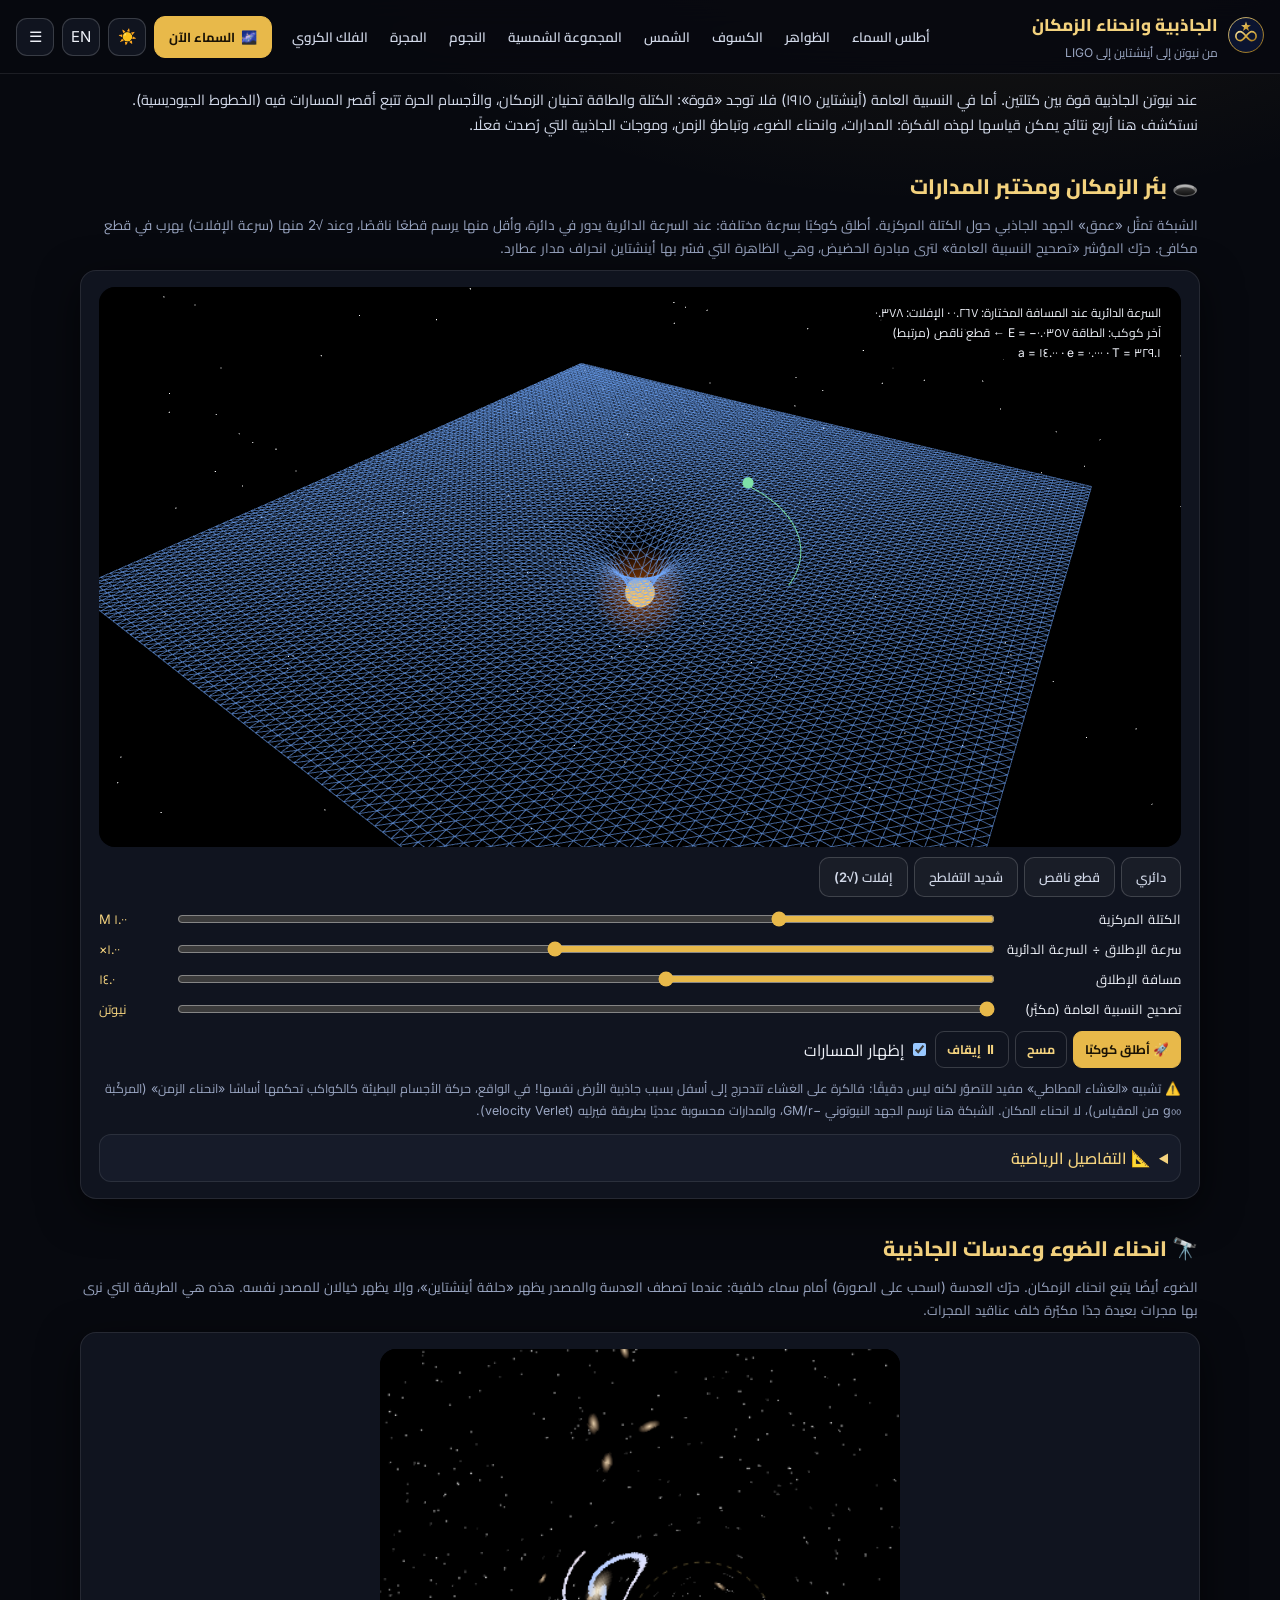
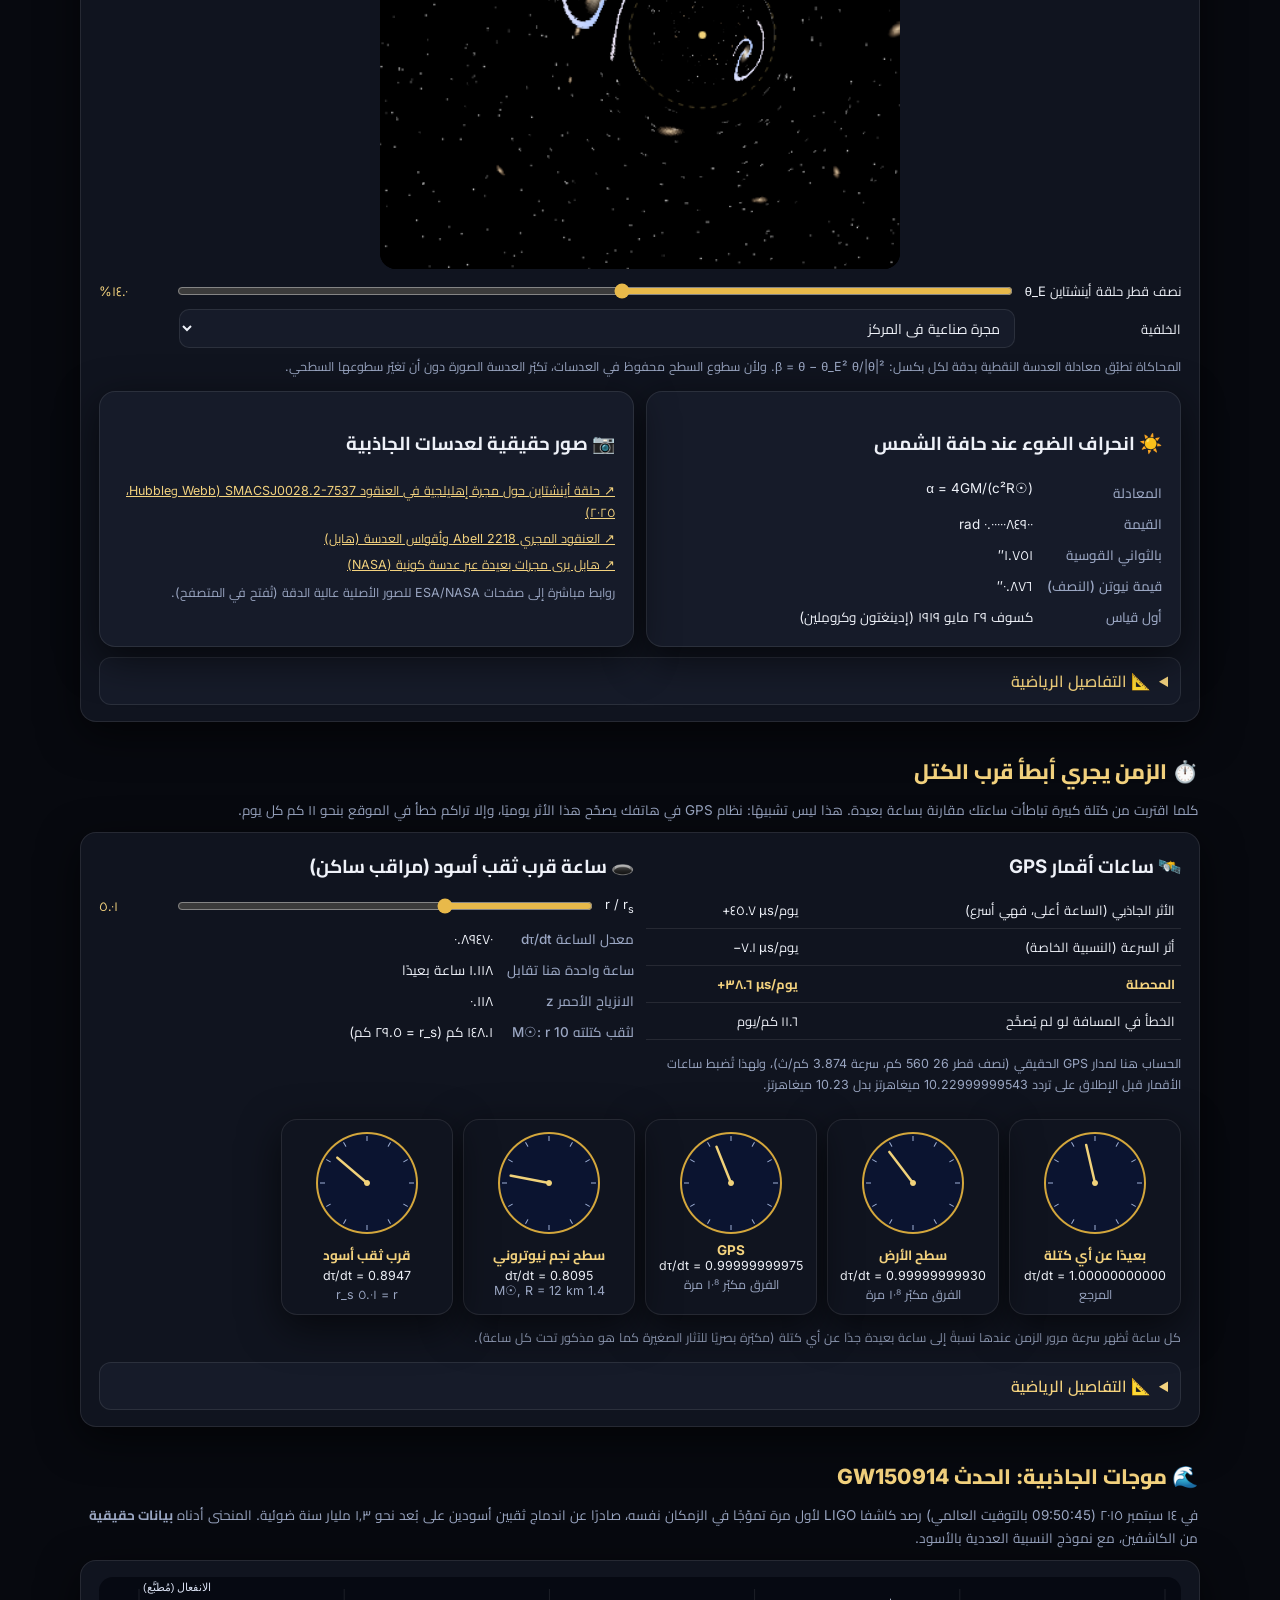
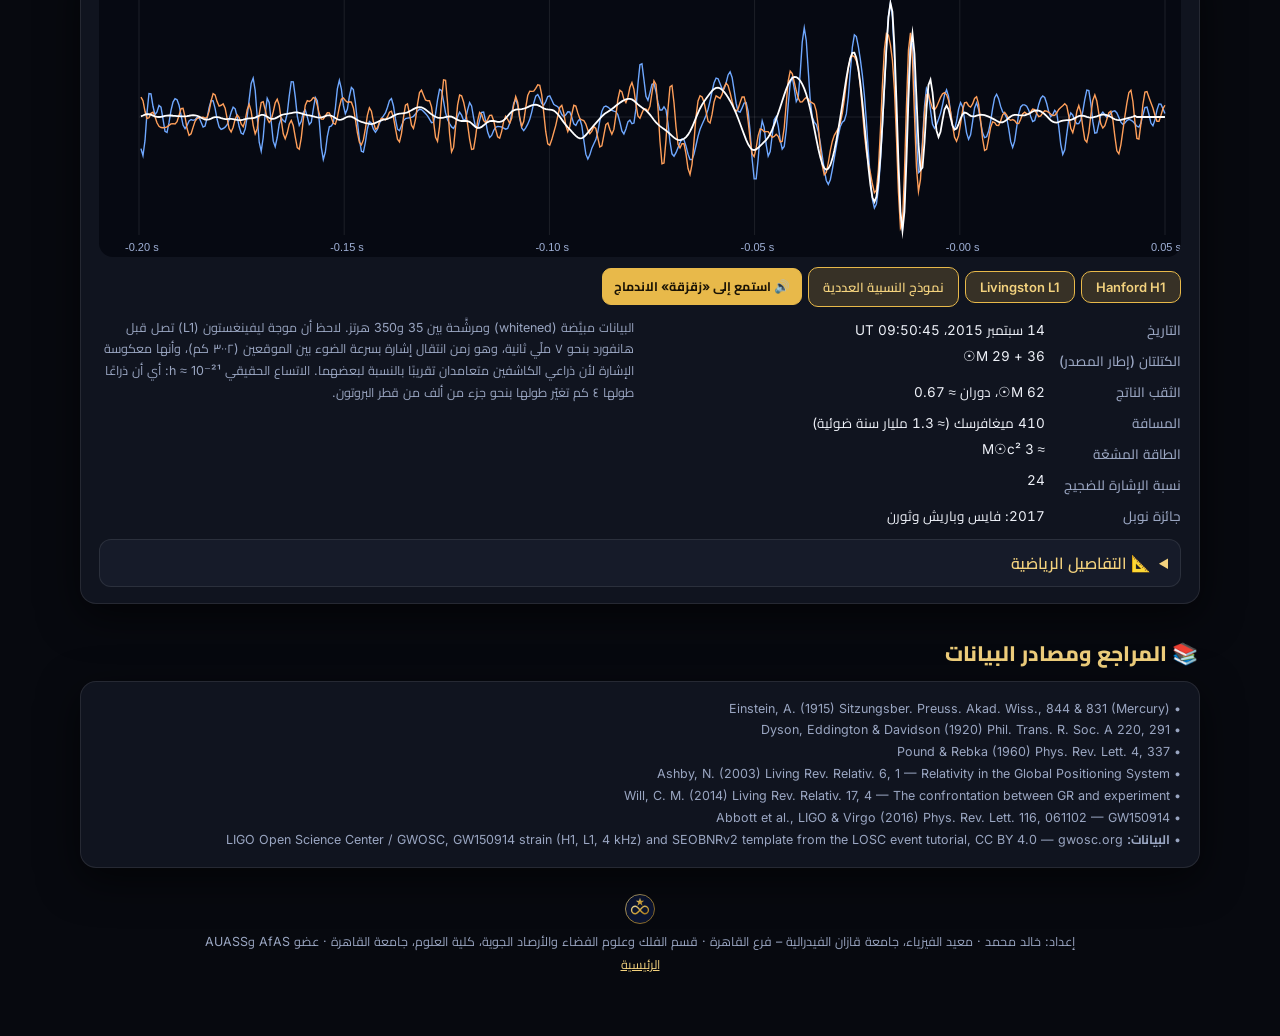
<file: gravity.html>
<!DOCTYPE html>
<html lang="ar" dir="rtl">
<head>
<meta charset="utf-8">
<script>try{document.documentElement.dataset.theme=JSON.parse(localStorage.getItem("khSky.theme"))||"dark"}catch(e){document.documentElement.dataset.theme="dark"}</script>
<meta name="viewport" content="width=device-width, initial-scale=1, viewport-fit=cover">
<meta name="theme-color" content="#07090f">
<title>الجاذبية وانحناء الزمكان | Gravity & Spacetime</title>
<link rel="stylesheet" href="css/app.css">
<link rel="stylesheet" href="css/page.css">
<style>
.stage{position:relative}
#well{width:100%;height:min(68vh,560px);display:block;background:var(--viz);border-radius:16px;touch-action:none}
.hud{position:absolute;top:10px;inset-inline-start:10px;font-size:12px;line-height:1.65;background:#000b;border-radius:10px;padding:6px 10px;font-variant-numeric:tabular-nums;max-width:70%;pointer-events:none}
.ctl{display:grid;grid-template-columns:auto 1fr auto;gap:6px 10px;align-items:center;margin-top:10px;font-size:13px}
.ctl input[type=range]{width:100%;accent-color:var(--gold)}
.ctl output{font-variant-numeric:tabular-nums;color:var(--gold-l);min-width:70px;text-align:end}
.row{display:flex;gap:6px;flex-wrap:wrap;margin-top:10px;align-items:center}
details.math{margin-top:10px;border:1px solid var(--line);border-radius:12px;padding:8px 12px;background:var(--card2)}
details.math summary{cursor:pointer;color:var(--gold-l);font-weight:600}
details.math p,details.math li{font-size:13.3px;line-height:1.85}
.eq{direction:ltr;text-align:center;font-family:"Cambria Math","STIX Two Math","Times New Roman",serif;font-size:16px;margin:8px 0;color:var(--txt);background:var(--line);border-radius:8px;padding:6px}
#lens{width:100%;max-width:520px;aspect-ratio:1/1;display:block;margin:0 auto;border-radius:16px;background:#000;touch-action:none;cursor:crosshair}
.clocks{display:grid;grid-template-columns:repeat(auto-fill,minmax(150px,1fr));gap:10px;margin-top:10px}
.clk{text-align:center;font-size:12.5px}.clk canvas{width:110px;height:110px;display:block;margin:0 auto 4px}
.clk b{display:block;color:var(--gold-l);font-size:13.5px}
#gw{width:100%;height:280px;display:block;background:var(--viz);border-radius:14px}
.big{font-size:22px;color:var(--gold-l);font-weight:700;font-variant-numeric:tabular-nums}
.note{font-size:12.5px;color:var(--muted);line-height:1.75}
table.t2{border-collapse:collapse;width:100%;font-size:13px}table.t2 td,table.t2 th{padding:6px;border-bottom:1px solid var(--line);text-align:start}table.t2 td:last-child{font-variant-numeric:tabular-nums;direction:ltr;text-align:end}
</style>
</head>
<body>
<header class="pg-top">
  <a class="brand" href="index.html"><span id="logo"></span><div><h1 data-i="title"></h1><div class="sub" data-i="sub"></div></div></a>
  <button class="ibtn" id="btnLang">EN</button>
</header>
<main class="wrap">
  <p class="lead" data-h="lead" style="font-size:14.5px;color:var(--txt2)"></p>

  <!-- 1. spacetime well + orbit sandbox -->
  <h2 class="sec" data-i="h1"></h2>
  <p class="lead" data-h="l1"></p>
  <div class="panel">
    <div class="stage"><canvas id="well"></canvas><div class="hud" id="hud"></div></div>
    <div class="row" id="presets"></div>
    <div class="ctl">
      <span data-i="mass"></span><input type="range" id="sM" min="0.3" max="3" step="0.05" value="1"><output id="oM"></output>
      <span data-i="speed"></span><input type="range" id="sV" min="0.3" max="1.6" step="0.01" value="1"><output id="oV"></output>
      <span data-i="radius"></span><input type="range" id="sR" min="6" max="26" step="0.5" value="14"><output id="oR"></output>
      <span data-i="gr"></span><input type="range" id="sG" min="0" max="1" step="0.01" value="0"><output id="oG"></output>
    </div>
    <div class="row">
      <button class="btn sm" id="bLaunch"></button><button class="btn sm ghost" id="bClear"></button><button class="btn sm ghost" id="bPause"></button>
      <label class="small" style="display:flex;gap:5px;align-items:center"><input type="checkbox" id="cTrail" checked><span data-i="trails"></span></label>
    </div>
    <p class="note" data-h="wellNote" style="margin-top:10px"></p>
    <details class="math"><summary data-i="mathT"></summary><div data-h="m1"></div></details>
  </div>

  <!-- 2. light bending -->
  <h2 class="sec" data-i="h2"></h2>
  <p class="lead" data-h="l2"></p>
  <div class="panel">
    <canvas id="lens" width="420" height="420"></canvas>
    <div class="ctl">
      <span data-i="thetaE"></span><input type="range" id="sE" min="0" max="0.3" step="0.005" value="0.14"><output id="oE"></output>
      <span data-i="src"></span><select class="inp" id="selSrc"></select><span></span>
    </div>
    <p class="note" data-h="lensNote" style="margin-top:8px"></p>
    <div class="grid2" style="margin-top:10px">
      <div class="panel" style="background:var(--card2)"><h3 data-i="sunBend"></h3><div class="kv" id="sunKV"></div></div>
      <div class="panel" style="background:var(--card2)"><h3 data-i="realImgs"></h3><div id="realLinks" class="note"></div></div>
    </div>
    <details class="math"><summary data-i="mathT"></summary><div data-h="m2"></div></details>
  </div>

  <!-- 3. time -->
  <h2 class="sec" data-i="h3"></h2>
  <p class="lead" data-h="l3"></p>
  <div class="panel">
    <div class="grid2">
      <div><h3 data-i="gpsT" style="margin:0 0 8px"></h3><table class="t2" id="gpsT"></table><p class="note" data-h="gpsNote"></p></div>
      <div><h3 data-i="bhT" style="margin:0 0 8px"></h3>
        <div class="ctl" style="grid-template-columns:auto 1fr auto"><span>r / r<sub>s</sub></span><input type="range" id="sBH" min="0" max="1" step="0.001" value="0.35"><output id="oBH"></output></div>
        <div class="kv" id="bhKV" style="margin-top:8px"></div>
      </div>
    </div>
    <div class="clocks" id="clocks"></div>
    <p class="note" data-h="clockNote"></p>
    <details class="math"><summary data-i="mathT"></summary><div data-h="m3"></div></details>
  </div>

  <!-- 4. gravitational waves -->
  <h2 class="sec" data-i="h4"></h2>
  <p class="lead" data-h="l4"></p>
  <div class="panel">
    <canvas id="gw"></canvas>
    <div class="row"><button class="chip on" data-g="H1">Hanford H1</button><button class="chip on" data-g="L1">Livingston L1</button><button class="chip on" data-g="NR" id="cNR"></button><button class="btn sm" id="bPlay"></button></div>
    <div class="grid2" style="margin-top:10px">
      <div class="kv" id="gwKV"></div>
      <p class="note" data-h="gwNote" style="margin:0"></p>
    </div>
    <details class="math"><summary data-i="mathT"></summary><div data-h="m4"></div></details>
  </div>

  <h2 class="sec" data-i="hRef"></h2>
  <div class="panel note" id="refs"></div>
  <footer id="foot" style="text-align:center;color:var(--muted);font-size:12.5px;margin-top:26px;line-height:1.8"></footer>
</main>
<script src="js/common.js"></script>
<script src="js/three.min.js"></script>
<script src="js/gw150914.js"></script>
<script>
(function(){
const $=id=>document.getElementById(id);
let lang=KH.getLang();
const N=(x,d)=>KH.num?KH.num(x,d,lang):x.toFixed(d);
const L={ar:{
title:'الجاذبية وانحناء الزمكان',sub:'من نيوتن إلى أينشتاين إلى LIGO',
lead:'عند نيوتن الجاذبية قوة بين كتلتين. أما في النسبية العامة (أينشتاين ١٩١٥) فلا توجد «قوة»: الكتلة والطاقة تحنيان الزمكان، والأجسام الحرة تتبع أقصر المسارات فيه (الخطوط الجيوديسية). نستكشف هنا أربع نتائج يمكن قياسها لهذه الفكرة: المدارات، وانحناء الضوء، وتباطؤ الزمن، وموجات الجاذبية التي رُصدت فعلًا.',
h1:'🕳️ بئر الزمكان ومختبر المدارات',
l1:'الشبكة تمثّل «عمق» الجهد الجاذبي حول الكتلة المركزية. أطلق كوكبًا بسرعة مختلفة: عند السرعة الدائرية يدور في دائرة، وأقل منها يرسم قطعًا ناقصًا، وعند √2 منها (سرعة الإفلات) يهرب في قطع مكافئ. حرّك المؤشر «تصحيح النسبية العامة» لترى مبادرة الحضيض، وهي الظاهرة التي فسّر بها أينشتاين انحراف مدار عطارد.',
mass:'الكتلة المركزية',speed:'سرعة الإطلاق ÷ السرعة الدائرية',radius:'مسافة الإطلاق',gr:'تصحيح النسبية العامة (مكبَّر)',
launch:'🚀 أطلق كوكبًا',clear:'مسح',pause:'⏸ إيقاف',resume:'▶ تشغيل',trails:'إظهار المسارات',
presets:[['دائري',1],['قطع ناقص',0.75],['شديد التفلطح',0.5],['إفلات (√2)',1.4143]],
wellNote:'⚠️ تشبيه «الغشاء المطاطي» مفيد للتصوّر لكنه ليس دقيقًا: فالكرة على الغشاء تتدحرج إلى أسفل بسبب جاذبية الأرض نفسها! في الواقع، حركة الأجسام البطيئة كالكواكب تحكمها أساسًا «انحناء الزمن» (المركّبة g₀₀ من المقياس)، لا انحناء المكان. الشبكة هنا ترسم الجهد النيوتوني −GM/r، والمدارات محسوبة عدديًا بطريقة فيرليه (velocity Verlet).',
mathT:'📐 التفاصيل الرياضية',
m1:`<p>معادلة الحركة النيوتونية مع التصحيح الأول من النسبية العامة (المدارات حول كتلة شوارتزشيلد):</p>
<div class="eq">d²<b>r</b>/dt² = −(GM/r³)·<b>r</b> · [ 1 + 3L²/(c²r²) ]</div>
<p>حيث L = |<b>r</b>×<b>v</b>| الزخم الزاوي لوحدة الكتلة. الحد الإضافي 3L²/(c²r²) يأتي من معادلة المدار في مقياس شوارتزشيلد:</p>
<div class="eq">d²u/dφ² + u = GM/L² + 3GM u²/c² ,  u = 1/r</div>
<p>والحل التقريبي قطع ناقص يدور حضيضه بمقدار:</p>
<div class="eq">Δφ = 6πGM / [c² a (1−e²)]  لكل دورة</div><p>ملاحظة: هذه المعادلة من الرتبة الأولى في GM/(c²a)، لذلك يختلف عنها القياس في المختبر ببضعة في المئة عند التكبير الكبير، ويقترب منها كلما صغّرت المؤشر.</p>
<p>لعطارد: a = 5.79×10¹⁰ م، e = 0.2056، فتكون Δφ = 5.02×10⁻⁷ راديان لكل دورة ≈ <b>43″ لكل قرن</b>، وهو بالضبط الفرق الذي عجزت عنه ميكانيكا نيوتن (من أصل 5600″ لكل قرن سببها الكواكب الأخرى ومبادرة الاعتدالين). في المختبر أعلاه نكبّر الحد بجعل c صغيرة اصطناعيًا حتى يظهر الأثر في بضع دورات، ويعرض العدّاد الزاوية المقيسة مقارنة بالمعادلة.</p>
<p>سرعة الدوران الدائري v<sub>c</sub> = √(GM/r)، وسرعة الإفلات v<sub>esc</sub> = √2 · v<sub>c</sub>. وطاقة المدار E = v²/2 − GM/r تحدد نوعه: E&lt;0 قطع ناقص، E=0 قطع مكافئ، E&gt;0 قطع زائد.</p>`,
h2:'🔭 انحناء الضوء وعدسات الجاذبية',
l2:'الضوء أيضًا يتبع انحناء الزمكان. حرّك العدسة (اسحب على الصورة) أمام سماء خلفية: عندما تصطف العدسة والمصدر يظهر «حلقة أينشتاين»، وإلا يظهر خيالان للمصدر نفسه. هذه هي الطريقة التي نرى بها مجرات بعيدة جدًا مكبّرة خلف عناقيد المجرات.',
thetaE:'نصف قطر حلقة أينشتاين θ_E',src:'الخلفية',srcs:['مجرة صناعية في المركز','شبكة مربعات','درب التبانة (صورة حقيقية)'],
lensNote:'المحاكاة تطبّق معادلة العدسة النقطية بدقة لكل بكسل: β = θ − θ_E² θ/|θ|². ولأن سطوع السطح محفوظ في العدسات، تكبّر العدسة الصورة دون أن تغيّر سطوعها السطحي.',
sunBend:'☀️ انحراف الضوء عند حافة الشمس',realImgs:'📷 صور حقيقية لعدسات الجاذبية',
m2:`<p>زاوية انحراف شعاع يمر على بُعد b من كتلة M (ضعف قيمة نيوتن):</p><div class="eq">α = 4GM / (c² b)</div>
<p>عند حافة الشمس: α = 4(1.327×10²⁰)/[(2.998×10⁸)²(6.957×10⁸)] = 8.49×10⁻⁶ راديان = <b>1.75″</b>. قاس إدينغتون ودايسون هذا في كسوف ٢٩ مايو ١٩١٩، ثم قيس حديثًا بالتداخل الراديوي بدقة أفضل من ١٠⁻⁴ (γ = 1 ± 10⁻⁴).</p>
<p>معادلة العدسة الرقيقة ونصف قطر أينشتاين:</p><div class="eq">β = θ − θ<sub>E</sub>²/θ ,   θ<sub>E</sub> = √( 4GM D<sub>LS</sub> / (c² D<sub>L</sub> D<sub>S</sub>) )</div>
<p>خيالان عند θ<sub>±</sub> = [β ± √(β² + 4θ<sub>E</sub>²)]/2، والتكبير الكلي μ = (u²+2)/(u√(u²+4)) حيث u = β/θ<sub>E</sub>؛ وهذا أساس «العدسات الميكروية» التي تُكتشف بها كواكب خارج المجموعة الشمسية.</p>`,
h3:'⏱️ الزمن يجري أبطأ قرب الكتل',
l3:'كلما اقتربت من كتلة كبيرة تباطأت ساعتك مقارنة بساعة بعيدة. هذا ليس تشبيهًا: نظام GPS في هاتفك يصحّح هذا الأثر يوميًا، وإلا تراكم خطأ في الموقع بنحو ١١ كم كل يوم.',
gpsT:'🛰️ ساعات أقمار GPS',bhT:'🕳️ ساعة قرب ثقب أسود (مراقب ساكن)',
gpsNote:'الحساب هنا لمدار GPS الحقيقي (نصف قطر 26 560 كم، سرعة 3.874 كم/ث)، ولهذا تُضبط ساعات الأقمار قبل الإطلاق على تردد 10.22999999543 ميغاهرتز بدل 10.23 ميغاهرتز.',
clockNote:'كل ساعة تُظهر سرعة مرور الزمن عندها نسبةً إلى ساعة بعيدة جدًا عن أي كتلة (مكبّرة بصريًا للآثار الصغيرة كما هو مذكور تحت كل ساعة).',
m3:`<p>في مقياس شوارتزشيلد يكون معدل ساعة ساكنة على بُعد r:</p><div class="eq">dτ/dt = √(1 − r<sub>s</sub>/r) ,   r<sub>s</sub> = 2GM/c²</div>
<p>ولساعة تتحرك بسرعة v في مجال ضعيف (حتى الرتبة الأولى):</p><div class="eq">dτ/dt ≈ 1 − GM/(rc²) − v²/(2c²)</div>
<p>لقمر GPS: الحد الجاذبي GM<sub>⊕</sub>/c²·(1/R<sub>⊕</sub> − 1/r) × 86400 ث = +45.7 ميكروثانية/يوم (الساعة أسرع لأنها أعلى)، وحد السرعة −v²/(2c²) × 86400 = −7.2 ميكروثانية/يوم، والمحصلة ≈ +38.5 ميكروثانية/يوم. والخطأ المكافئ في المسافة c × 38.5 µs ≈ 11.5 كم.</p>
<p>الانزياح الأحمر الجاذبي: Δf/f = gh/c². في تجربة باوند–ريبكا (١٩٥٩) ببرج ارتفاعه 22.5 م: Δf/f = 2.46×10⁻¹⁵، وقد قيس بدقة ١٪.</p>
<p>عند أفق الحدث (r = r<sub>s</sub>) يصير dτ/dt = 0 لمراقب ساكن، ولا يمكن لأي مراقب أن يبقى ساكنًا داخل r<sub>s</sub>. وفي المؤشر نضع r ≥ 1.0001 r<sub>s</sub>.</p>`,
h4:'🌊 موجات الجاذبية: الحدث GW150914',
l4:'في ١٤ سبتمبر ٢٠١٥ (09:50:45 بالتوقيت العالمي) رصد كاشفا LIGO لأول مرة تموّجًا في الزمكان نفسه، صادرًا عن اندماج ثقبين أسودين على بُعد نحو ١٫٣ مليار سنة ضوئية. المنحنى أدناه <b>بيانات حقيقية</b> من الكاشفين، مع نموذج النسبية العددية بالأسود.',
nr:'نموذج النسبية العددية',play:'🔊 استمع إلى «زقزقة» الاندماج',
gwNote:'البيانات مبيَّضة (whitened) ومرشَّحة بين 35 و350 هرتز. لاحظ أن موجة ليفينغستون (L1) تصل قبل هانفورد بنحو ٧ ملّي ثانية، وهو زمن انتقال إشارة بسرعة الضوء بين الموقعين (٣٠٠٢ كم)، وأنها معكوسة الإشارة لأن ذراعي الكاشفين متعامدان تقريبًا بالنسبة لبعضهما. الاتساع الحقيقي h ≈ 10⁻²¹: أي أن ذراعًا طولها ٤ كم تغيّر طولها بنحو جزء من ألف من قطر البروتون.',
m4:`<p>تقدّر «الكتلة الزقزقية» من تردد الموجة f ومعدل تغيّره ḟ (تقريب الرتبة الدنيا):</p><div class="eq">𝓜 = (m₁m₂)<sup>3/5</sup>/(m₁+m₂)<sup>1/5</sup> = (c³/G) [ (5/96) π<sup>−8/3</sup> f<sup>−11/3</sup> ḟ ]<sup>3/5</sup></div>
<p>لـ GW150914: 𝓜 ≈ 30 M☉ (في إطار الكاشف). كتلة أصغر من ذلك لا تستطيع الوصول إلى تردد ~150 هرتز قبل التلامس، وجسمان مضغوطان بهذه الكتلة ومتقاربان إلى ~350 كم لا يمكن أن يكونا إلا ثقبين أسودين.</p>
<p>الطاقة المشعّة: (m₁+m₂ − M<sub>f</sub>)c² ≈ 3 M☉c² ≈ 5.4×10⁴⁷ جول في نحو ٠٫٢ ثانية، وبلغت ذروة القدرة ~3.6×10⁴⁹ واط، أي أكثر من مجموع ضوء كل النجوم في الكون المرئي في تلك اللحظة.</p>
<p>اتساع الموجة على بُعد D: h ~ (4/D)(G𝓜/c²)<sup>5/3</sup>(πf/c)<sup>2/3</sup> ≈ 10⁻²¹ عند D ≈ 410 ميغافرسك.</p>`,
gwKV:[['التاريخ','14 سبتمبر 2015، 09:50:45 UT'],['الكتلتان (إطار المصدر)','36 + 29 M☉'],['الثقب الناتج','62 M☉، دوران ≈ 0.67'],['المسافة','410 ميغافرسك (≈ 1.3 مليار سنة ضوئية)'],['الطاقة المشعّة','≈ 3 M☉c²'],['نسبة الإشارة للضجيج','24'],['جائزة نوبل','2017: فايس وباريش وثورن']],
hRef:'📚 المراجع ومصادر البيانات'
},en:{
title:'Gravity & Spacetime Curvature',sub:'From Newton to Einstein to LIGO',
lead:'For Newton gravity is a force between masses. In General Relativity (Einstein 1915) there is no force: mass–energy curves spacetime and free bodies follow its straightest paths (geodesics). Here we explore four measurable consequences: orbits, light bending, time dilation, and the gravitational waves that have actually been detected.',
h1:'🕳️ The spacetime well & orbit lab',
l1:'The grid shows the depth of the gravitational potential around the central mass. Launch a planet at different speeds: at the circular speed it moves on a circle, below it on an ellipse, and at √2 times it (escape speed) it leaves on a parabola. Raise the “GR correction” slider to see perihelion precession — the effect Einstein used to explain Mercury’s anomalous orbit.',
mass:'Central mass',speed:'Launch speed ÷ circular speed',radius:'Launch distance',gr:'GR correction (exaggerated)',
launch:'🚀 Launch a planet',clear:'Clear',pause:'⏸ Pause',resume:'▶ Run',trails:'Show trails',
presets:[['Circular',1],['Ellipse',0.75],['Very eccentric',0.5],['Escape (√2)',1.4143]],
wellNote:'⚠️ The “rubber sheet” is a useful picture but not accurate: a ball on a sheet rolls down because of Earth’s own gravity! For slow bodies like planets, motion is governed mainly by the curvature of time (the g₀₀ part of the metric), not of space. The grid shows the Newtonian potential −GM/r; orbits are integrated with velocity Verlet.',
mathT:'📐 Mathematical details',
m1:`<p>Newtonian equation of motion with the first General-Relativistic correction (orbits around a Schwarzschild mass):</p><div class="eq">d²<b>r</b>/dt² = −(GM/r³)·<b>r</b> · [ 1 + 3L²/(c²r²) ]</div><p>with L = |<b>r</b>×<b>v</b>| the specific angular momentum. The extra term comes from the Schwarzschild orbit equation</p><div class="eq">d²u/dφ² + u = GM/L² + 3GM u²/c² ,  u = 1/r</div><p>whose approximate solution is an ellipse whose perihelion advances by</p><div class="eq">Δφ = 6πGM / [c² a (1−e²)]  per orbit</div><p>Note: the formula is first order in GM/(c²a), so the lab measurement differs by a few per cent at strong exaggeration and converges as you lower the slider.</p><p>For Mercury (a = 5.79×10¹⁰ m, e = 0.2056): Δφ = 5.02×10⁻⁷ rad per orbit ≈ <b>43″ per century</b>, exactly the residual Newtonian mechanics could not explain (out of 5600″/century caused by the other planets and the precession of the equinoxes). In the lab we exaggerate the term by making c artificially small so the effect shows within a few orbits; the readout compares the measured advance with the formula.</p><p>Circular speed v<sub>c</sub> = √(GM/r), escape speed v<sub>esc</sub> = √2·v<sub>c</sub>; the orbital energy E = v²/2 − GM/r sets the orbit type (E&lt;0 ellipse, E=0 parabola, E&gt;0 hyperbola).</p>`,
h2:'🔭 Light bending & gravitational lensing',
l2:'Light also follows curved spacetime. Drag the lens across a background sky: when lens and source align, an Einstein ring appears; otherwise you see two images of the same source. This is how we see extremely distant galaxies magnified behind galaxy clusters.',
thetaE:'Einstein radius θ_E',src:'Background',srcs:['Synthetic galaxy at centre','Square grid','Milky Way (real image)'],
lensNote:'The simulation solves the point-lens equation exactly for every pixel: β = θ − θ_E² θ/|θ|². Because surface brightness is conserved by lensing, the lens magnifies the image without changing its surface brightness.',
sunBend:'☀️ Light deflection at the solar limb',realImgs:'📷 Real images of gravitational lenses',
m2:`<p>Deflection of a ray passing at impact parameter b from a mass M (twice the Newtonian value):</p><div class="eq">α = 4GM / (c² b)</div><p>At the solar limb: α = 4(1.327×10²⁰)/[(2.998×10⁸)²(6.957×10⁸)] = 8.49×10⁻⁶ rad = <b>1.75″</b>. Measured by Eddington and Dyson at the eclipse of 29 May 1919, and today with radio interferometry to better than 10⁻⁴ (γ = 1 ± 10⁻⁴).</p><p>Thin-lens equation and Einstein radius:</p><div class="eq">β = θ − θ<sub>E</sub>²/θ ,   θ<sub>E</sub> = √( 4GM D<sub>LS</sub> / (c² D<sub>L</sub> D<sub>S</sub>) )</div><p>Two images at θ<sub>±</sub> = [β ± √(β² + 4θ<sub>E</sub>²)]/2; total magnification μ = (u²+2)/(u√(u²+4)) with u = β/θ<sub>E</sub> — the basis of microlensing, used to discover exoplanets.</p>`,
h3:'⏱️ Time runs slower near mass',
l3:'The closer you are to a large mass, the slower your clock runs compared with a distant one. This is not a metaphor: the GPS in your phone corrects for it every day, otherwise position errors would grow by about 11 km per day.',
gpsT:'🛰️ GPS satellite clocks',bhT:'🕳️ A clock near a black hole (static observer)',
gpsNote:'Computed for the real GPS orbit (radius 26 560 km, speed 3.874 km/s). That is why GPS clocks are set before launch to 10.22999999543 MHz instead of 10.23 MHz.',
clockNote:'Each clock shows how fast time passes there relative to a clock far from any mass (tiny effects are visually exaggerated, as stated under each clock).',
m3:`<p>In the Schwarzschild metric a static clock at radius r runs at</p><div class="eq">dτ/dt = √(1 − r<sub>s</sub>/r) ,   r<sub>s</sub> = 2GM/c²</div><p>and a clock moving at speed v in a weak field (first order):</p><div class="eq">dτ/dt ≈ 1 − GM/(rc²) − v²/(2c²)</div><p>For a GPS satellite: gravity term GM<sub>⊕</sub>/c²·(1/R<sub>⊕</sub> − 1/r) × 86400 s = +45.7 µs/day (faster, being higher); velocity term −v²/(2c²) × 86400 = −7.2 µs/day; net ≈ +38.5 µs/day, i.e. a range error c × 38.5 µs ≈ 11.5 km.</p><p>Gravitational redshift: Δf/f = gh/c². Pound–Rebka (1959), 22.5 m tower: Δf/f = 2.46×10⁻¹⁵, measured to 1%.</p><p>At the horizon (r = r<sub>s</sub>) dτ/dt → 0 for a static observer, and no observer can stay static inside r<sub>s</sub>; the slider stops at r = 1.0001 r<sub>s</sub>.</p>`,
h4:'🌊 Gravitational waves: GW150914',
l4:'On 14 September 2015 (09:50:45 UT) the two LIGO detectors recorded, for the first time, a ripple in spacetime itself, from two black holes merging about 1.3 billion light-years away. The curves below are the <b>real data</b> from both detectors, with the numerical-relativity model in black.',
nr:'Numerical-relativity model',play:'🔊 Listen to the merger “chirp”',
gwNote:'Data are whitened and band-passed 35–350 Hz. The Livingston (L1) signal arrives about 7 ms before Hanford — the light-travel time between the sites (3002 km) — and is sign-flipped because the detector arms are nearly perpendicular to each other. The true amplitude is h ≈ 10⁻²¹: a 4 km arm changes length by about a thousandth of a proton diameter.',
m4:`<p>The chirp mass follows from the frequency f and its rate of change ḟ (leading order):</p><div class="eq">𝓜 = (m₁m₂)<sup>3/5</sup>/(m₁+m₂)<sup>1/5</sup> = (c³/G) [ (5/96) π<sup>−8/3</sup> f<sup>−11/3</sup> ḟ ]<sup>3/5</sup></div><p>For GW150914 𝓜 ≈ 30 M☉ (detector frame). Lighter systems cannot reach ~150 Hz before touching, and compact objects this massive and only ~350 km apart can only be black holes.</p><p>Radiated energy (m₁+m₂ − M<sub>f</sub>)c² ≈ 3 M☉c² ≈ 5.4×10⁴⁷ J in ~0.2 s; peak power ~3.6×10⁴⁹ W, more than the combined light of all stars in the observable universe at that instant.</p><p>Strain at distance D: h ~ (4/D)(G𝓜/c²)<sup>5/3</sup>(πf/c)<sup>2/3</sup> ≈ 10⁻²¹ at D ≈ 410 Mpc.</p>`,
gwKV:[['Date','14 Sep 2015, 09:50:45 UT'],['Masses (source frame)','36 + 29 M☉'],['Remnant','62 M☉, spin ≈ 0.67'],['Distance','410 Mpc (≈ 1.3 billion ly)'],['Radiated energy','≈ 3 M☉c²'],['Signal-to-noise','24'],['Nobel Prize','2017: Weiss, Barish, Thorne']],
hRef:'📚 References & data sources'
}};
const t=k=>L[lang][k];

// =============== 1. spacetime well (three.js) ===============
const cv=$('well');let R3=null,scene,cam,grid,gridPos,gridBase,central,bodies=[],paused=false;
const G_=1;let M=1;const SOFT=1.2,DEPTH=10;
function depth(r,m){return -DEPTH*m/Math.sqrt(r*r+SOFT*SOFT);} // Newtonian potential (softened), scaled
let camYaw=0.6,camPitch=0.62,camDist=62;
function initWell(){
  try{R3=new THREE.WebGLRenderer({canvas:cv,antialias:true});}catch(e){R3=null;cv.insertAdjacentHTML('afterend','<p class="note">WebGL?</p>');return;}
  R3.setPixelRatio(Math.min(2,devicePixelRatio||1));
  scene=new THREE.Scene();cam=new THREE.PerspectiveCamera(45,1,0.1,1000);
  const S=64,n=96;const g=new THREE.PlaneGeometry(S,S,n,n);g.rotateX(-Math.PI/2);
  gridPos=g.attributes.position;gridBase=gridPos.array.slice();
  const cols=new Float32Array(gridPos.count*3);g.setAttribute('color',new THREE.BufferAttribute(cols,3));
  grid=new THREE.LineSegments(new THREE.WireframeGeometry(g),new THREE.LineBasicMaterial({color:0x6fa8ff,transparent:true,opacity:.55}));
  grid.userData.src=g;scene.add(grid);
  central=new THREE.Mesh(new THREE.SphereGeometry(1.4,40,24),new THREE.MeshBasicMaterial({color:0xffc35a}));scene.add(central);
  const glow=new THREE.Sprite(new THREE.SpriteMaterial({map:glowTex(),color:0xffb040,transparent:true,blending:THREE.AdditiveBlending,depthWrite:false}));glow.scale.set(9,9,1);central.add(glow);
  // starfield
  const sp=[];for(let i=0;i<1500;i++){const u=Math.random()*2-1,a=Math.random()*6.283,r=400;sp.push(r*Math.sqrt(1-u*u)*Math.cos(a),r*u,r*Math.sqrt(1-u*u)*Math.sin(a));}
  const sg=new THREE.BufferGeometry();sg.setAttribute('position',new THREE.Float32BufferAttribute(sp,3));scene.add(new THREE.Points(sg,new THREE.PointsMaterial({color:0xffffff,size:1.1,sizeAttenuation:false})));
  deform();
  // camera drag
  let drag=null;cv.addEventListener('pointerdown',e=>{drag=[e.clientX,e.clientY,camYaw,camPitch];cv.setPointerCapture(e.pointerId);});
  cv.addEventListener('pointermove',e=>{if(!drag)return;camYaw=drag[2]-(e.clientX-drag[0])*0.006;camPitch=Math.max(0.08,Math.min(1.45,drag[3]+(e.clientY-drag[1])*0.005));});
  cv.addEventListener('pointerup',()=>drag=null);
  cv.addEventListener('wheel',e=>{e.preventDefault();camDist=Math.max(25,Math.min(140,camDist*(1+Math.sign(e.deltaY)*0.08)));},{passive:false});
}
function glowTex(){const c=document.createElement('canvas');c.width=c.height=128;const g=c.getContext('2d'),gr=g.createRadialGradient(64,64,0,64,64,64);gr.addColorStop(0,'rgba(255,220,150,1)');gr.addColorStop(0.25,'rgba(255,170,60,.45)');gr.addColorStop(1,'rgba(255,140,40,0)');g.fillStyle=gr;g.fillRect(0,0,128,128);return new THREE.CanvasTexture(c);}
function deform(){
  const g=grid.userData.src,p=gridPos.array;
  for(let i=0;i<gridPos.count;i++){const x=gridBase[i*3],z=gridBase[i*3+2];p[i*3+1]=depth(Math.hypot(x,z),M);}
  gridPos.needsUpdate=true;grid.geometry.dispose();grid.geometry=new THREE.WireframeGeometry(g);
  central.position.y=depth(0,M)+1.4*Math.cbrt(M);central.scale.setScalar(Math.cbrt(M));
}
const COLORS=[0x7ee2a8,0x6fa8ff,0xff9fb3,0xf1d27a,0xc39bff,0x7fe7ff];
function launch(){
  const r0=+$('sR').value,f=+$('sV').value,vc=Math.sqrt(G_*M/r0);
  const col=COLORS[bodies.length%COLORS.length];
  const mesh=new THREE.Mesh(new THREE.SphereGeometry(0.55,20,14),new THREE.MeshBasicMaterial({color:col}));scene.add(mesh);
  const tg=new THREE.BufferGeometry(),TN=4000,tp=new Float32Array(TN*3);tg.setAttribute('position',new THREE.BufferAttribute(tp,3));tg.setDrawRange(0,0);
  const trail=new THREE.Line(tg,new THREE.LineBasicMaterial({color:col,transparent:true,opacity:.9}));scene.add(trail);
  const b={x:r0,y:0,vx:0,vy:f*vc,mesh,trail,tn:0,TN,col,peri:[],lastR:[r0,r0],phi0:null,f,r0};
  b.a=acc(b.x,b.y,b.vx,b.vy);bodies.push(b);if(bodies.length>6){const o=bodies.shift();scene.remove(o.mesh);scene.remove(o.trail);}
}
function cEff(){const g=+$('sG').value;return g<=0?Infinity:2.2/Math.pow(g,1.2);} // artificially small c to exaggerate GR
function acc(x,y,vx,vy){const r2=x*x+y*y,r=Math.sqrt(r2),Lm=x*vy-y*vx,c=cEff();const k=-G_*M/(r2*r)*(1+(isFinite(c)?3*Lm*Lm/(c*c*r2):0));return [k*x,k*y];}
function step(dt){
  for(const b of bodies){
    if(b.dead)continue;
    b.x+=b.vx*dt+0.5*b.a[0]*dt*dt;b.y+=b.vy*dt+0.5*b.a[1]*dt*dt;
    const a1=acc(b.x,b.y,b.vx+b.a[0]*dt,b.vy+b.a[1]*dt);b.vx+=0.5*(b.a[0]+a1[0])*dt;b.vy+=0.5*(b.a[1]+a1[1])*dt;b.a=a1;
    const r=Math.hypot(b.x,b.y);if(r<1.4*Math.cbrt(M)){b.dead=true;b.mesh.visible=false;continue;}
    // perihelion detection: local minimum of r
    if(b.lastR[1]<b.lastR[0]&&b.lastR[1]<=r){b.peri.push(Math.atan2(b.py,b.px));}
    b.lastR=[b.lastR[1],r];b.px=b.x;b.py=b.y;
  }
}
function updateMeshes(){
  const showT=$('cTrail').checked;
  for(const b of bodies){
    const r=Math.hypot(b.x,b.y),yy=depth(r,M)+0.55;b.mesh.position.set(b.x,yy,-b.y);
    if(b.dead)continue;
    if(r<40){const p=b.trail.geometry.attributes.position;if(b.tn<b.TN){p.array.set([b.x,yy-0.3,-b.y],b.tn*3);b.tn++;}else{p.array.copyWithin(0,3);p.array.set([b.x,yy-0.3,-b.y],(b.TN-1)*3);}p.needsUpdate=true;b.trail.geometry.setDrawRange(0,b.tn);}
    b.trail.visible=showT;
  }
}
function hud(){
  const b=bodies[bodies.length-1];let s='';
  const r0=+$('sR').value,vc=Math.sqrt(G_*M/r0);
  s+=(lang==='ar'?'السرعة الدائرية عند المسافة المختارة':'Circular speed at chosen distance')+`: ${N(vc,3)} · `+(lang==='ar'?'الإفلات':'escape')+`: ${N(vc*Math.SQRT2,3)}<br>`;
  if(b&&!b.dead){const r=Math.hypot(b.x,b.y),v2=b.vx*b.vx+b.vy*b.vy,E=v2/2-G_*M/r;
    const type=E<-1e-4?(lang==='ar'?'قطع ناقص (مرتبط)':'ellipse (bound)'):E>1e-4?(lang==='ar'?'قطع زائد (يهرب)':'hyperbola (escapes)'):(lang==='ar'?'قطع مكافئ':'parabola');
    s+=(lang==='ar'?'آخر كوكب: الطاقة':'Last planet: energy')+` <span dir="ltr" style="unicode-bidi:isolate">E = ${N(E,4)}</span> ← ${type}<br>`.replace('←',lang==='ar'?'←':'→');
    if(E<0){const a=-G_*M/(2*E),Lm=b.x*b.vy-b.y*b.vx,e=Math.sqrt(Math.max(0,1+2*E*Lm*Lm/(G_*G_*M*M)));
      s+=`<span dir="ltr" style="unicode-bidi:isolate">a = ${N(a,2)} · e = ${N(e,3)} · T = ${N(2*Math.PI*Math.sqrt(a*a*a/(G_*M)),1)}</span><br>`;
      const c=cEff();if(isFinite(c)&&b.peri.length>=2&&e>0.05){const n=b.peri.length-1;let d=(b.peri[n]-b.peri[0])/n;d=Math.atan2(Math.sin(d),Math.cos(d));
        const th=6*Math.PI*G_*M/(c*c*a*(1-e*e));s+=(lang==='ar'?'مبادرة الحضيض لكل دورة: مقيسة ':'Perihelion advance per orbit: measured ')+`${N(d*180/Math.PI,2)}° · `+(lang==='ar'?'من المعادلة ':'formula ')+`${N(th*180/Math.PI,2)}°`;}
      else if(isFinite(c)&&e<=0.05)s+=(lang==='ar'?'(اجعل المدار إهليلجيًا لقياس المبادرة)':'(make the orbit elliptical to measure precession)');}
  }
  $('hud').innerHTML=s;
}
let lastT=performance.now();const TS=40;
function loop(now){
  const dt=Math.min(0.05,(now-lastT)/1000);lastT=now;
  if(R3){
    const w=cv.clientWidth,h=cv.clientHeight;if(cv.width!==Math.floor(w*R3.getPixelRatio())||cv.height!==Math.floor(h*R3.getPixelRatio())){R3.setSize(w,h,false);cam.aspect=w/h;cam.updateProjectionMatrix();}
    if(!paused){const sub=80;for(let i=0;i<sub;i++)step(dt*TS/sub);} // here is the modification of simulation speed
    updateMeshes();
    cam.position.set(camDist*Math.cos(camPitch)*Math.sin(camYaw),camDist*Math.sin(camPitch)-4,camDist*Math.cos(camPitch)*Math.cos(camYaw));cam.lookAt(0,-4,0);
    R3.render(scene,cam);
    if(now-(window.__hudT||0)>250){window.__hudT=now;hud();}
  }
  drawClocks(now);
  requestAnimationFrame(loop);
}
function wellControls(){
  const upd=()=>{M=+$('sM').value;$('oM').textContent=N(M,2)+' M';$('oV').textContent=N(+$('sV').value,2)+'×';$('oR').textContent=N(+$('sR').value,1);
    const g=+$('sG').value;$('oG').textContent=g<=0?(lang==='ar'?'نيوتن':'Newton'):'×'+N(g*100,0)+'%';};
  ['sV','sR','sG'].forEach(id=>$(id).oninput=upd);$('sM').oninput=()=>{upd();if(R3)deform();};upd();
  $('bLaunch').onclick=launch;$('bClear').onclick=()=>{bodies.forEach(b=>{scene.remove(b.mesh);scene.remove(b.trail);});bodies=[];};
  $('bPause').onclick=()=>{paused=!paused;$('bPause').textContent=paused?t('resume'):t('pause');};
}

// =============== 2. gravitational lensing ===============
const lc=$('lens'),lx=lc.getContext('2d');const LW=lc.width,LH=lc.height;let srcData=null,lensX=0.12,lensY=0.05,srcMode=0,mwImg=null;
function makeSource(){
  const c=document.createElement('canvas');c.width=LW;c.height=LH;const g=c.getContext('2d');
  g.fillStyle='#000';g.fillRect(0,0,LW,LH);
  if(srcMode===1){g.strokeStyle='#6fa8ff';g.lineWidth=1.2;for(let i=0;i<=LW;i+=21){g.beginPath();g.moveTo(i,0);g.lineTo(i,LH);g.stroke();g.beginPath();g.moveTo(0,i);g.lineTo(LW,i);g.stroke();}
    g.fillStyle='#f1d27a';g.beginPath();g.arc(LW/2,LH/2,10,0,7);g.fill();}
  else if(srcMode===2&&mwImg){g.drawImage(mwImg,mwImg.width*0.38,mwImg.height*0.3,mwImg.width*0.24,mwImg.height*0.4,0,0,LW,LH);}
  else{let s=7;const rnd=()=>{s=(s*16807)%2147483647;return s/2147483647;};
    for(let i=0;i<600;i++){g.fillStyle=`rgba(255,255,255,${0.3+rnd()*0.7})`;g.fillRect(rnd()*LW,rnd()*LH,1.2,1.2);}
    for(let i=0;i<14;i++){const x=rnd()*LW,y=rnd()*LH,r=3+rnd()*7;const gr=g.createRadialGradient(x,y,0,x,y,r);gr.addColorStop(0,'rgba(255,230,190,.9)');gr.addColorStop(1,'rgba(255,200,150,0)');g.fillStyle=gr;g.save();g.translate(x,y);g.rotate(rnd()*3);g.scale(1,0.5);g.translate(-x,-y);g.beginPath();g.arc(x,y,r,0,7);g.fill();g.restore();}
    // central blue spiral galaxy (the lensed source)
    g.save();g.translate(LW/2,LH/2);for(let k=0;k<2;k++){for(let i=0;i<500;i++){const th=i/500*4.2,r=4+th*9;const a=th+k*Math.PI;g.fillStyle=`rgba(${150+i/5},${190+i/10},255,.55)`;g.beginPath();g.arc(Math.cos(a)*r,Math.sin(a)*r*0.8,2.2-i/400,0,7);g.fill();}}
    const gr=g.createRadialGradient(0,0,0,0,0,12);gr.addColorStop(0,'rgba(255,245,220,1)');gr.addColorStop(1,'rgba(255,220,180,0)');g.fillStyle=gr;g.beginPath();g.arc(0,0,12,0,7);g.fill();g.restore();}
  srcData=g.getImageData(0,0,LW,LH).data;
}
function renderLens(){
  if(!srcData)makeSource();
  const out=lx.createImageData(LW,LH),o=out.data,tE=+$('sE').value,tE2=tE*tE;
  for(let py=0;py<LH;py++){for(let px=0;px<LW;px++){
    const X=px/LW-0.5-lensX*0,Y=py/LH-0.5;const dx=X-lensX,dy=Y-lensY,r2=dx*dx+dy*dy+1e-9;
    const bx=X-tE2*dx/r2,by=Y-tE2*dy/r2;
    let sx=Math.round((bx+0.5)*LW),sy=Math.round((by+0.5)*LH);const k=(py*LW+px)*4;
    if(sx<0||sy<0||sx>=LW||sy>=LH){o[k]=o[k+1]=o[k+2]=0;o[k+3]=255;continue;}
    const j=(sy*LW+sx)*4;o[k]=srcData[j];o[k+1]=srcData[j+1];o[k+2]=srcData[j+2];o[k+3]=255;}}
  lx.putImageData(out,0,0);
  // lens mark + Einstein ring guide
  const cx=(lensX+0.5)*LW,cy=(lensY+0.5)*LH;lx.strokeStyle='rgba(241,210,122,.35)';lx.setLineDash([4,5]);lx.beginPath();lx.arc(cx,cy,tE*LW,0,7);lx.stroke();lx.setLineDash([]);
  lx.fillStyle='#f1d27a';lx.beginPath();lx.arc(cx,cy,3,0,7);lx.fill();
  $('oE').textContent=N(tE*100,1)+'%';
}
function lensControls(){
  let dragging=false;const pos=e=>{const r=lc.getBoundingClientRect();lensX=(e.clientX-r.left)/r.width-0.5;lensY=(e.clientY-r.top)/r.height-0.5;renderLens();};
  lc.addEventListener('pointerdown',e=>{dragging=true;lc.setPointerCapture(e.pointerId);pos(e);});lc.addEventListener('pointermove',e=>{if(dragging)pos(e);});lc.addEventListener('pointerup',()=>dragging=false);
  $('sE').oninput=renderLens;
  $('selSrc').onchange=()=>{srcMode=+$('selSrc').value;if(srcMode===2&&!mwImg){const im=new Image();im.onload=()=>{mwImg=im;makeSource();renderLens();};im.src='tex/milkyway.jpg';return;}makeSource();renderLens();};
  // Sun deflection numbers
  const GM=1.32712440018e20,c=299792458,Rs=6.957e8,a=4*GM/(c*c*Rs);
  $('sunKV').innerHTML=(lang==='ar'?[['المعادلة','α = 4GM/(c²R☉)'],['القيمة',N(a,10).replace(/0+$/,'')+' rad'],['بالثواني القوسية',N(a*206264.806,3)+'″'],['قيمة نيوتن (النصف)',N(a*206264.806/2,3)+'″'],['أول قياس','كسوف ٢٩ مايو ١٩١٩ (إدينغتون وكرومِلين)']]:
    [['Formula','α = 4GM/(c²R☉)'],['Value',a.toExponential(3)+' rad'],['In arcseconds',N(a*206264.806,3)+'″'],['Newtonian value (half)',N(a*206264.806/2,3)+'″'],['First measured','Eclipse of 29 May 1919 (Eddington & Crommelin)']]).map(r=>`<b>${r[0]}</b><span>${r[1]}</span>`).join('');
  const links=[['https://esawebb.org/images/potm2503a/', lang==='ar'?'حلقة أينشتاين حول مجرة إهليلجية في العنقود SMACSJ0028.2-7537 (Webb وHubble، ٢٠٢٥)':'Einstein ring in galaxy cluster SMACSJ0028.2-7537 (Webb + Hubble, 2025)'],
    ['https://esahubble.org/images/heic0814a/', lang==='ar'?'العنقود المجري Abell 2218 وأقواس العدسة (هابل)':'Galaxy cluster Abell 2218 and its lensed arcs (Hubble)'],
    ['https://science.nasa.gov/missions/hubble/hubble-views-distant-galaxies-through-a-cosmic-lens', lang==='ar'?'هابل يرى مجرات بعيدة عبر عدسة كونية (NASA)':'Hubble views distant galaxies through a cosmic lens (NASA)']];
  $('realLinks').innerHTML=links.map(l=>`<a href="${l[0]}" target="_blank" rel="noopener" style="color:var(--gold-l);display:block;margin:4px 0">↗ ${l[1]}</a>`).join('')+`<div style="margin-top:6px">${lang==='ar'?'روابط مباشرة إلى صفحات ESA/NASA للصور الأصلية عالية الدقة (تُفتح في المتصفح).':'Direct links to the original ESA/NASA high-resolution images (open in the browser).'}</div>`;
}

// =============== 3. time dilation ===============
const C=299792458,GMe=3.986004418e14,Re=6.371e6;
function rate(gm,r,v){return Math.sqrt(1-2*gm/(r*C*C)-v*v/(C*C));}
function timeSection(){
  const rG=26560e3,vG=Math.sqrt(GMe/rG),vSurf=465.1*Math.cos(30*Math.PI/180);
  const grav=GMe/(C*C)*(1/Re-1/rG)*86400e6,vel=-(vG*vG-vSurf*vSurf)/(2*C*C)*86400e6,net=grav+vel;
  const rows=lang==='ar'?[['الأثر الجاذبي (الساعة أعلى، فهي أسرع)','+'+N(grav,1)+' µs/يوم'],['أثر السرعة (النسبية الخاصة)',N(vel,1)+' µs/يوم'],['المحصلة',(net>0?'+':'')+N(net,1)+' µs/يوم'],['الخطأ في المسافة لو لم يُصحَّح',N(net*1e-6*C/1000,1)+' كم/يوم']]:
    [['Gravitational (higher clock runs faster)','+'+N(grav,1)+' µs/day'],['Velocity (special relativity)',N(vel,1)+' µs/day'],['Net',(net>0?'+':'')+N(net,1)+' µs/day'],['Range error if uncorrected',N(net*1e-6*C/1000,1)+' km/day']];
  $('gpsT').innerHTML=rows.map((r,i)=>`<tr${i===2?' style="color:var(--gold-l);font-weight:700"':''}><td>${r[0]}</td><td>${r[1]}</td></tr>`).join('');
  const upd=()=>{const s=+$('sBH').value,x=1.0001*Math.pow(100/1.0001,s);$('oBH').textContent=N(x,x<2?4:2);
    const f=Math.sqrt(1-1/x);const Msun=10,rs=2*6.674e-11*1.989e30*Msun/(C*C);
    $('bhKV').innerHTML=(lang==='ar'?[['معدل الساعة dτ/dt',N(f,5)],['ساعة واحدة هنا تقابل',N(1/f,f<0.01?0:3)+' ساعة بعيدًا'],['الانزياح الأحمر z',N(1/f-1,3)],['لثقب كتلته 10 M☉: r',N(x*rs/1000,1)+' كم (r_s = '+N(rs/1000,1)+' كم)']]:
      [['Clock rate dτ/dt',N(f,5)],['One hour here equals',N(1/f,f<0.01?0:3)+' h far away'],['Redshift z',N(1/f-1,3)],['For a 10 M☉ hole: r',N(x*rs/1000,1)+' km (r_s = '+N(rs/1000,1)+' km)']]).map(r=>`<b>${r[0]}</b><span>${r[1]}</span>`).join('');
    clockSet[4].rate=f;clockSet[4].sub=(lang==='ar'?'r = ':'r = ')+N(x,2)+' r_s';};
  $('sBH').oninput=upd;
  buildClocks();upd();
}
let clockSet=[];
function buildClocks(){
  const rG=26560e3,vG=Math.sqrt(GMe/rG);
  const ar=lang==='ar';
  clockSet=[
    {n:ar?'بعيدًا عن أي كتلة':'Far from all mass',rate:1,ex:1,sub:ar?'المرجع':'reference'},
    {n:ar?'سطح الأرض':'Earth’s surface',rate:rate(GMe,Re,465),ex:1e8,sub:ar?'الفرق مكبّر ١٠⁸ مرة':'difference ×10⁸'},
    {n:'GPS',rate:rate(GMe,rG,vG),ex:1e8,sub:ar?'الفرق مكبّر ١٠⁸ مرة':'difference ×10⁸'},
    {n:ar?'سطح نجم نيوتروني':'Neutron-star surface',rate:Math.sqrt(1-2*6.674e-11*1.4*1.989e30/(12e3*C*C)),ex:1,sub:'1.4 M☉, R = 12 km'},
    {n:ar?'قرب ثقب أسود':'Near a black hole',rate:0.8,ex:1,sub:''}];
  $('clocks').innerHTML=clockSet.map((c,i)=>`<div class="clk panel" style="padding:8px"><canvas id="ck${i}" width="220" height="220"></canvas><b>${c.n}</b><span id="ckr${i}"></span><div class="small" id="cks${i}" style="color:var(--muted)">${c.sub}</div></div>`).join('');
  clockSet.forEach(c=>c.ang=0);
}
let lastClk=performance.now();
function drawClocks(now){
  const dt=(now-lastClk)/1000;lastClk=now;
  clockSet.forEach((c,i)=>{const el=$('ck'+i);if(!el)return;const shown=1-(1-c.rate)*c.ex;c.ang+=dt*Math.max(0,shown)*Math.PI*2/6;
    const g=el.getContext('2d'),R=100;g.clearRect(0,0,220,220);g.save();g.translate(110,110);
    g.fillStyle='#0b1430';g.strokeStyle='#d4a73c';g.lineWidth=4;g.beginPath();g.arc(0,0,R,0,7);g.fill();g.stroke();
    g.strokeStyle='#9fb0d6';g.lineWidth=2;for(let k=0;k<12;k++){const a=k*Math.PI/6;g.beginPath();g.moveTo(Math.sin(a)*(R-6),-Math.cos(a)*(R-6));g.lineTo(Math.sin(a)*(R-16),-Math.cos(a)*(R-16));g.stroke();}
    g.strokeStyle='#f1d27a';g.lineWidth=5;g.lineCap='round';g.beginPath();g.moveTo(0,0);g.lineTo(Math.sin(c.ang)*(R-22),-Math.cos(c.ang)*(R-22));g.stroke();
    g.fillStyle='#f1d27a';g.beginPath();g.arc(0,0,6,0,7);g.fill();g.restore();
    const r=$('ckr'+i);if(r)r.textContent='dτ/dt = '+(c.rate>0.9999?c.rate.toFixed(11):c.rate.toFixed(4));
    const s=$('cks'+i);if(s&&i===4)s.textContent=c.sub;});
}

// =============== 4. GW150914 ===============
const show={H1:true,L1:true,NR:true};
function drawGW(){
  const c=$('gw'),D=window.GW150914;if(!D)return;const w=c.clientWidth,h=c.clientHeight,dpr=Math.min(2,devicePixelRatio||1);c.width=w*dpr;c.height=h*dpr;const g=c.getContext('2d');g.scale(dpr,dpr);
  g.direction='ltr';const t0=-0.2,t1=0.05,X=t=>40+(t-t0)/(t1-t0)*(w-56),Y=v=>h/2-v*(h/2-26);
  g.strokeStyle='#ffffff18';g.lineWidth=1;g.font='11px sans-serif';g.fillStyle='#9fb0d6';
  for(let tt=-0.2;tt<=0.05+1e-9;tt+=0.05){g.beginPath();g.moveTo(X(tt),12);g.lineTo(X(tt),h-22);g.stroke();g.fillText(tt.toFixed(2)+' s',X(tt)-14,h-6);}
  g.beginPath();g.moveTo(40,h/2);g.lineTo(w-16,h/2);g.stroke();
  const line=(arr,col,lw)=>{g.strokeStyle=col;g.lineWidth=lw;g.beginPath();let st=false;D.t.forEach((tt,i)=>{if(tt<t0||tt>t1)return;const x=X(tt),y=Y(arr[i]);st?g.lineTo(x,y):g.moveTo(x,y);st=true;});g.stroke();};
  if(show.H1)line(D.H1,'#6fa8ff',1.4);if(show.L1)line(D.L1,'#ff9f5a',1.4);if(show.NR)line(D.NR,'#ffffff',1.8);
  g.fillStyle='#d9e0f2';g.fillText(lang==='ar'?'الانفعال (مُطبَّع)':'strain (normalised)',44,14);
}
function gwSection(){
  document.querySelectorAll('[data-g]').forEach(b=>b.onclick=()=>{show[b.dataset.g]=!show[b.dataset.g];b.classList.toggle('on',show[b.dataset.g]);drawGW();});
  $('cNR').textContent=t('nr');
  $('gwKV').innerHTML=t('gwKV').map(r=>`<b>${r[0]}</b><span>${r[1]}</span>`).join('');
  $('bPlay').textContent=t('play');
  $('bPlay').onclick=()=>{try{const D=window.GW150914,AC=window.AudioContext||window.webkitAudioContext,ac=new AC();
    // the NR waveform at its true rate (2048 Hz samples) resampled to 44.1 kHz; frequencies 35–300 Hz are audible on speakers/headphones
    const fsIn=1/(D.t[1]-D.t[0]),dur=D.t[D.t.length-1]-D.t[0],sr=44100,n=Math.floor(dur*sr),rep=3,buf=ac.createBuffer(1,n*rep+sr*0.3*rep,sr),ch=buf.getChannelData(0);
    for(let r=0;r<rep;r++){const off=r*(n+Math.floor(sr*0.3));for(let i=0;i<n;i++){const x=i/sr*fsIn,k=Math.floor(x),f=x-k;const v=(D.NR[k]||0)*(1-f)+(D.NR[k+1]||0)*f;ch[off+i]=v*0.9;}}
    const s=ac.createBufferSource();s.buffer=buf;s.connect(ac.destination);s.start();}catch(e){alert(e.message);}};
  drawGW();
}

// =============== page ===============
function page(){
  document.documentElement.lang=lang;document.documentElement.dir=lang==='ar'?'rtl':'ltr';
  document.querySelectorAll('[data-i]').forEach(e=>{const v=t(e.dataset.i);if(typeof v==='string')e.textContent=v;});
  document.querySelectorAll('[data-h]').forEach(e=>{e.innerHTML=t(e.dataset.h);});
  $('btnLang').textContent=lang==='ar'?'EN':'ع';$('logo').innerHTML=KH.logoSVG(36);
  $('bLaunch').textContent=t('launch');$('bClear').textContent=t('clear');$('bPause').textContent=paused?t('resume'):t('pause');
  $('presets').innerHTML=t('presets').map(p=>`<button class="chip" data-v="${p[1]}">${p[0]}</button>`).join('');
  $('presets').querySelectorAll('.chip').forEach(b=>b.onclick=()=>{$('sV').value=b.dataset.v;$('sV').oninput&&$('sV').oninput();launch();});
  $('selSrc').innerHTML=t('srcs').map((s,i)=>`<option value="${i}"${i===srcMode?' selected':''}>${s}</option>`).join('');
  wellControls();lensControls();renderLens();timeSection();gwSection();
  $('refs').innerHTML=['Einstein, A. (1915) Sitzungsber. Preuss. Akad. Wiss., 844 & 831 (Mercury)','Dyson, Eddington & Davidson (1920) Phil. Trans. R. Soc. A 220, 291','Pound & Rebka (1960) Phys. Rev. Lett. 4, 337','Ashby, N. (2003) Living Rev. Relativ. 6, 1 — Relativity in the Global Positioning System','Will, C. M. (2014) Living Rev. Relativ. 17, 4 — The confrontation between GR and experiment','Abbott et al., LIGO & Virgo (2016) Phys. Rev. Lett. 116, 061102 — GW150914','<b>'+(lang==='ar'?'البيانات':'Data')+':</b> LIGO Open Science Center / GWOSC, GW150914 strain (H1, L1, 4 kHz) and SEOBNRv2 template from the LOSC event tutorial, CC BY 4.0 — gwosc.org'].map(x=>'• '+x).join('<br>');
  $('foot').innerHTML=`${KH.logoSVG(30)}<br>${lang==='ar'?'إعداد: خالد محمد · معيد الفيزياء، جامعة قازان الفيدرالية – فرع القاهرة · قسم الفلك وعلوم الفضاء والأرصاد الجوية، كلية العلوم، جامعة القاهرة · عضو AfAS وAUASS':'By Khaled Mohamed · Physics TA, Kazan Federal University – Cairo Branch · Astronomy, Space Science & Meteorology Dept., Faculty of Science, Cairo University · Member of AfAS and AUASS'}<br><a href="index.html">${lang==='ar'?'الرئيسية':'Home'}</a>`;
  document.title=t('title')+' — '+(lang==='ar'?'خالد محمد':'Khaled Mohamed');
}
$('btnLang').onclick=()=>{lang=lang==='ar'?'en':'ar';KH.setLang(lang);page();};
addEventListener('resize',drawGW);
initWell();page();launch();
requestAnimationFrame(loop);
window.__grav={launch,get bodies(){return bodies},setG:v=>{$('sG').value=v;},step,ff(n){for(let i=0;i<n;i++)step(0.003);updateMeshes();hud();}};
})();
</script>
</body>
</html>
</file>
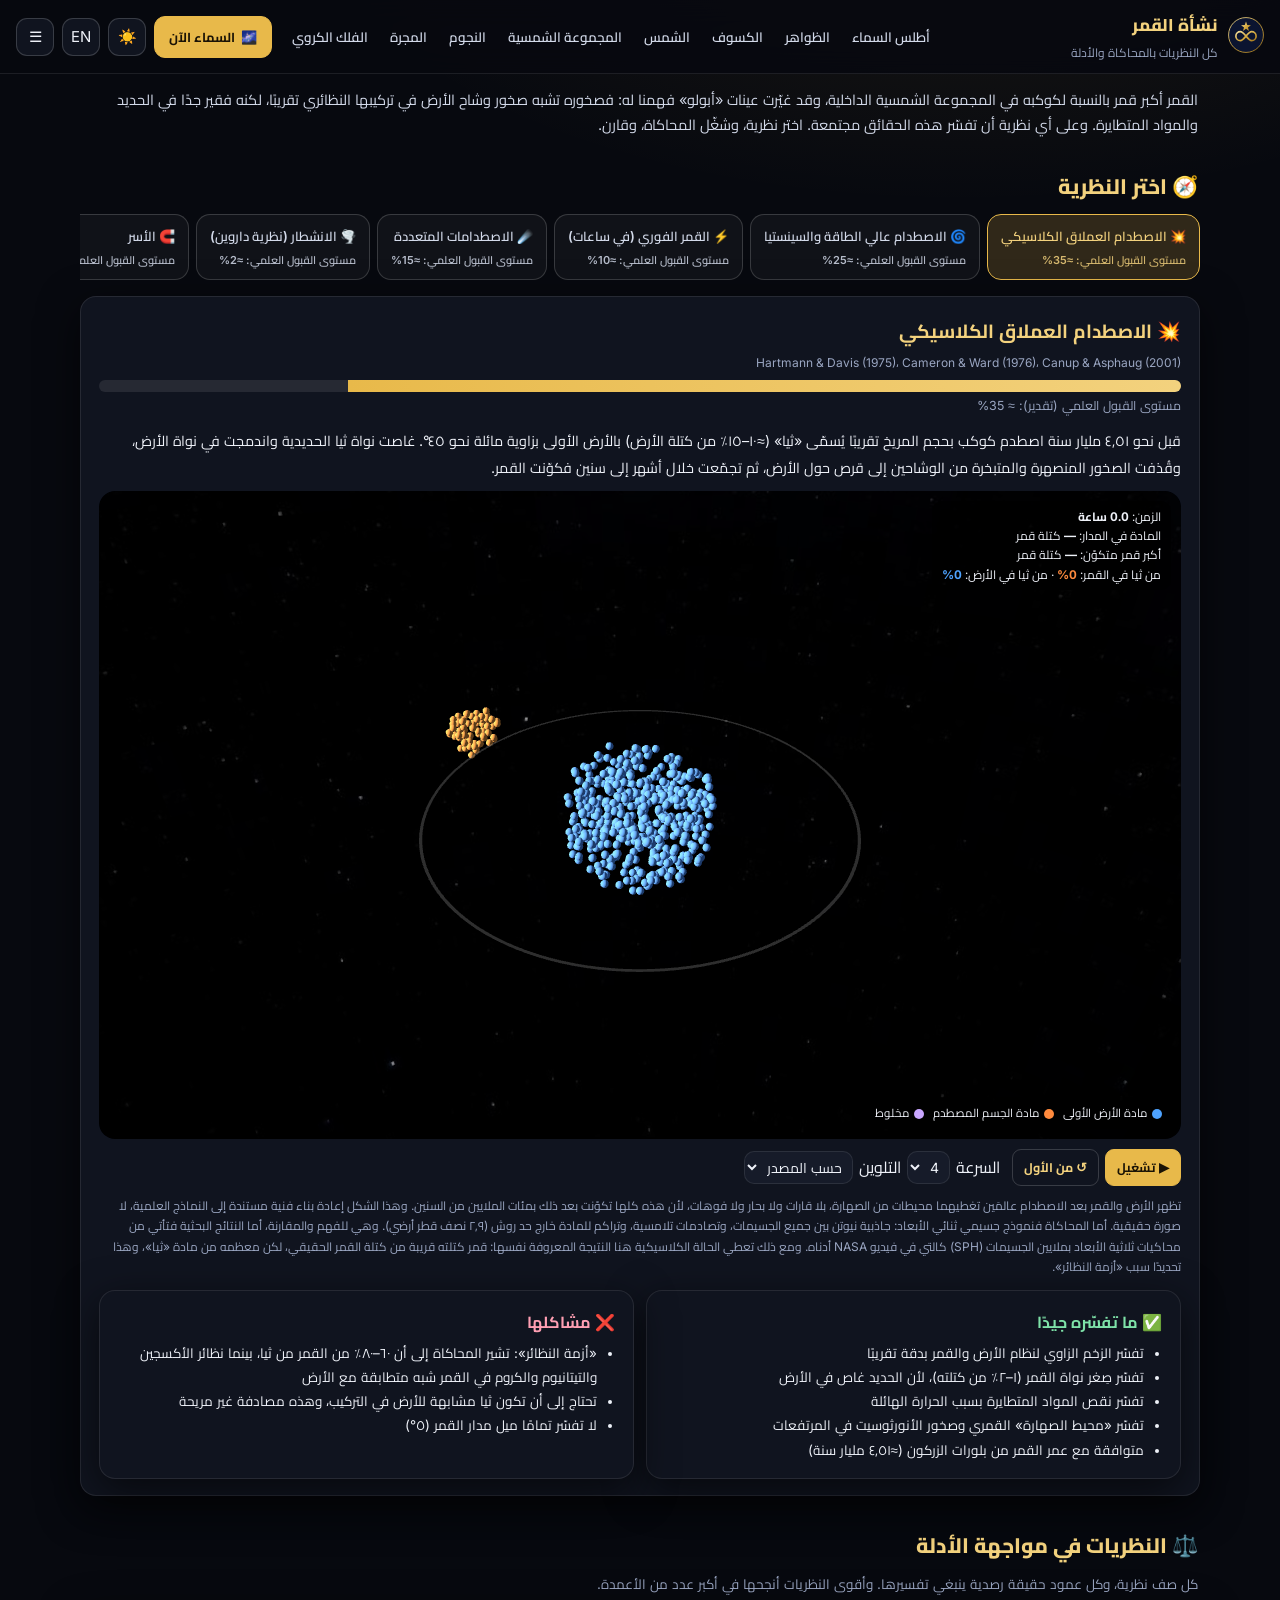
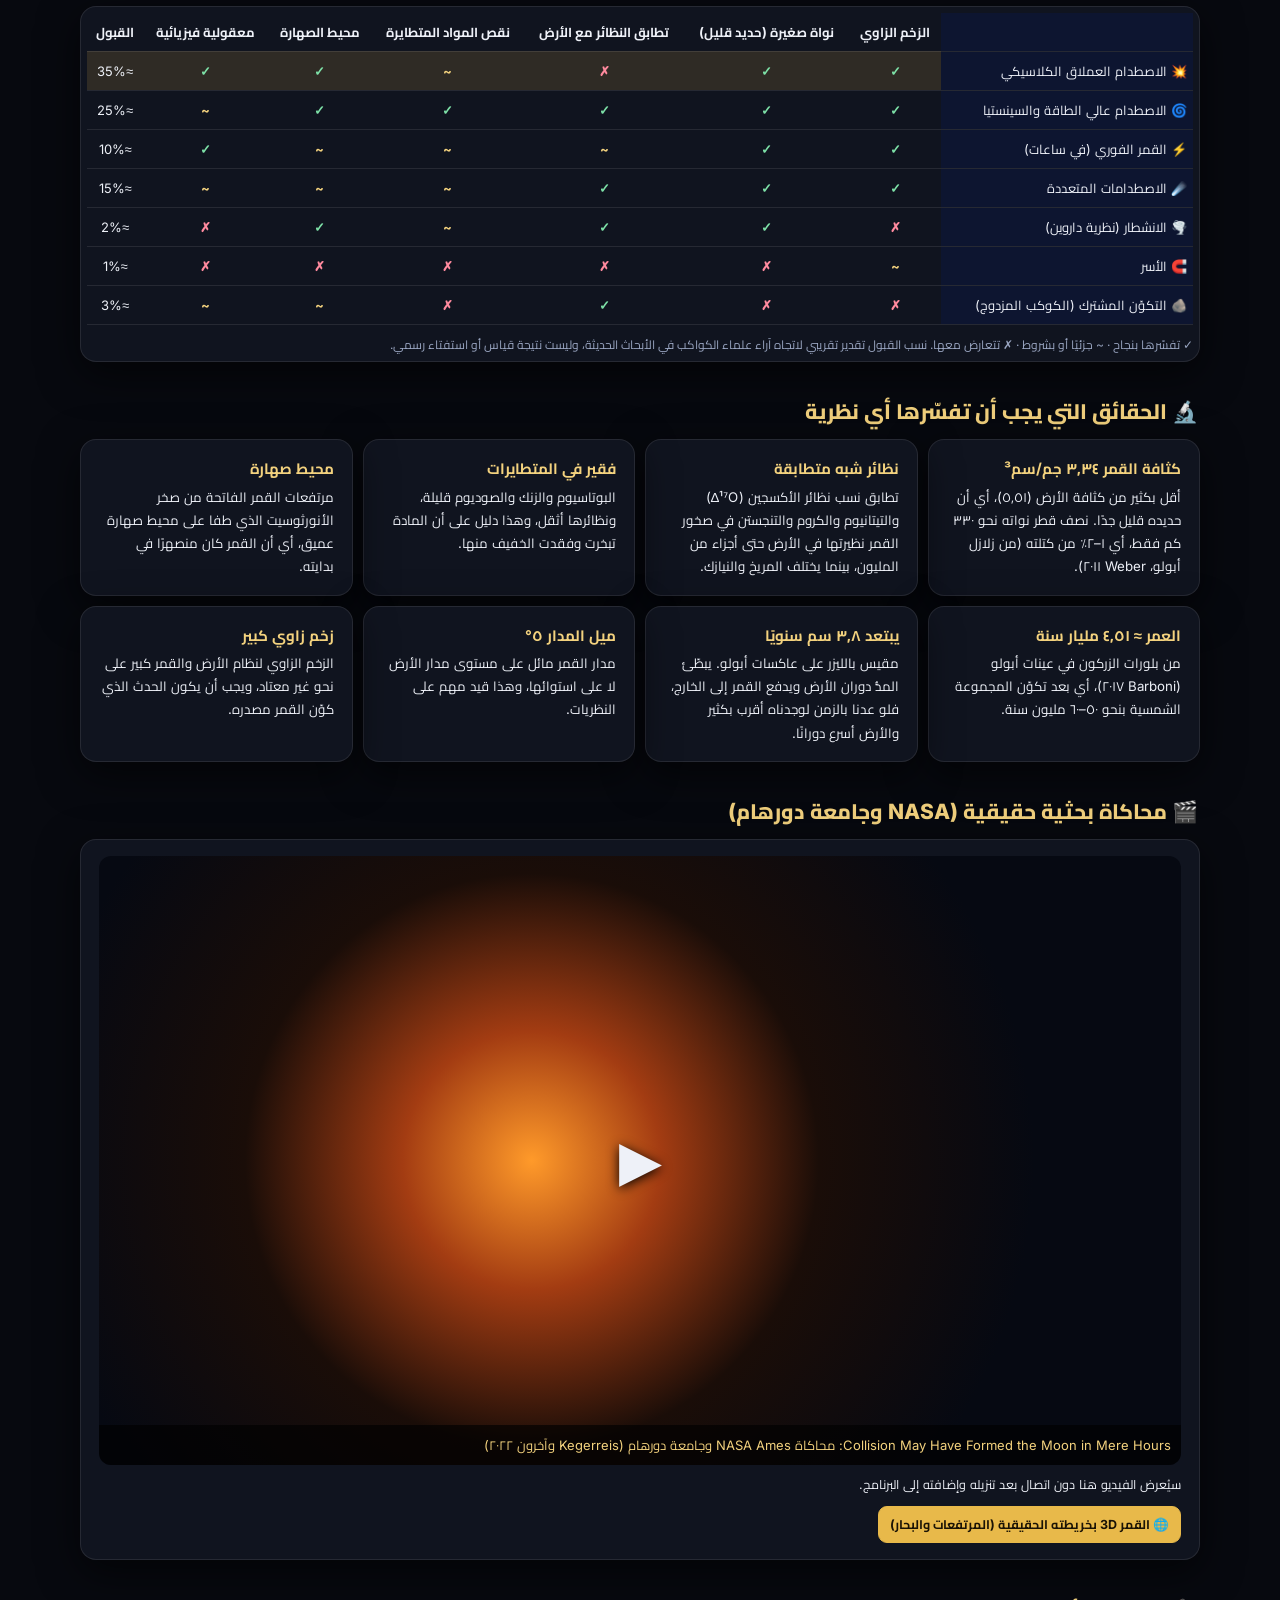
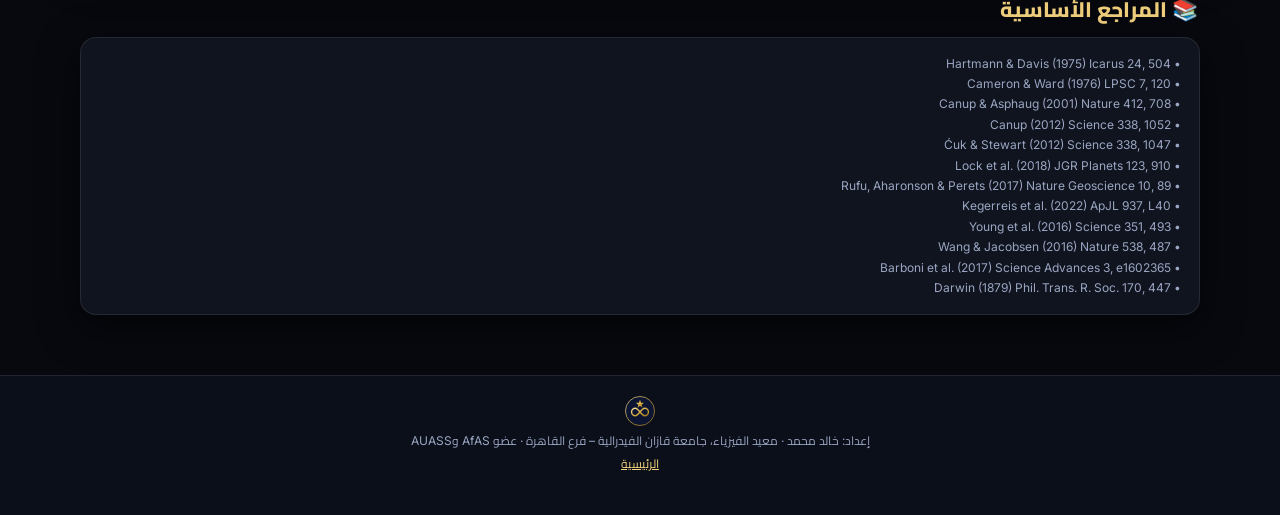
<file: moon.html>
<!DOCTYPE html>
<html lang="ar" dir="rtl">
<head>
<meta charset="utf-8">
<script>try{document.documentElement.dataset.theme=JSON.parse(localStorage.getItem("khSky.theme"))||"dark"}catch(e){document.documentElement.dataset.theme="dark"}</script>
<meta name="viewport" content="width=device-width, initial-scale=1, viewport-fit=cover">
<meta name="theme-color" content="#07090f">
<title>نشأة القمر | Origin of the Moon</title>
<link rel="stylesheet" href="css/app.css">
<link rel="stylesheet" href="css/page.css">
<style>
.thr{display:flex;gap:7px;overflow-x:auto;padding-bottom:6px;scrollbar-width:none}.thr::-webkit-scrollbar{display:none}
.thr .chip{display:flex;flex-direction:column;align-items:flex-start;gap:2px;padding:9px 13px;border-radius:14px;min-width:150px}
.thr .chip small{font-size:11px;opacity:.85}
.simwrap{position:relative}
#sim{width:100%;aspect-ratio:1/1;max-height:70vh;display:block;background:var(--viz);border-radius:16px;touch-action:none}
.hud{position:absolute;top:10px;inset-inline-start:10px;font-size:12px;line-height:1.6;background:#000a;border-radius:10px;padding:6px 10px;font-variant-numeric:tabular-nums;max-width:62%}
.leg{position:absolute;bottom:10px;inset-inline-start:10px;font-size:11.5px;background:#000a;border-radius:10px;padding:5px 9px}
.leg i{display:inline-block;width:10px;height:10px;border-radius:50%;margin-inline-end:5px;vertical-align:middle}
.ctl{display:flex;gap:6px;flex-wrap:wrap;margin-top:10px;align-items:center}
.acc{height:12px;border-radius:6px;background:var(--line);overflow:hidden;margin:6px 0 2px}.acc span{display:block;height:100%;background:linear-gradient(90deg,var(--gold),var(--gold-l))}
.pc{display:grid;grid-template-columns:1fr 1fr;gap:12px}@media(max-width:640px){.pc{grid-template-columns:1fr}}
.pc ul{margin:4px 0 0;padding-inline-start:18px;line-height:1.8;font-size:13.5px}
.good h4{color:#7ee2a8;margin:0}.bad h4{color:#ff9fb3;margin:0}
table.evm{border-collapse:collapse;width:100%;font-size:13px;min-width:620px}table.evm th,table.evm td{padding:7px 6px;border-bottom:1px solid var(--line);text-align:center}table.evm th:first-child,table.evm td:first-child{text-align:start;position:sticky;inset-inline-start:0;background:#0d1530;z-index:1;min-width:120px}
table.evm tr.on{background:color-mix(in srgb,var(--gold) 14%,transparent)}
.y{color:#7ee2a8;font-weight:700}.n{color:#ff8a9e;font-weight:700}.p{color:var(--gold-l);font-weight:700}
.facts{display:grid;grid-template-columns:repeat(auto-fill,minmax(230px,1fr));gap:10px}.facts .panel{font-size:13.3px;line-height:1.75}.facts b{color:var(--gold-l);display:block;font-size:15px;margin-bottom:3px}
.vidcard{display:grid;grid-template-columns:1fr;gap:8px}
.ref{font-size:12px;color:var(--muted);line-height:1.7}
</style>
</head>
<body>
<header class="pg-top">
  <a class="brand" href="index.html"><span id="logo"></span><div><h1 data-i="title"></h1><div class="sub" data-i="sub"></div></div></a>
  <button class="ibtn" id="btnLang">EN</button>
</header>
<main class="wrap">
  <p class="lead" data-i="lead" style="font-size:14.5px;color:var(--txt2)"></p>
  <h2 class="sec" data-i="hPick"></h2>
  <div class="thr" id="thr"></div>

  <section class="panel" style="margin-top:10px">
    <h3 id="thTitle" style="margin:0 0 4px;color:var(--gold-l);font-size:19px"></h3>
    <div class="ref" id="thWho"></div>
    <div class="acc"><span id="accBar"></span></div><div class="small" id="accTxt" style="font-size:12.5px;color:var(--muted)"></div>
    <p id="thStory" style="line-height:1.9;font-size:14.3px;margin:10px 0"></p>
    <div class="simwrap" id="simBox"><div id="sim3" style="width:100%;aspect-ratio:1/1;max-height:72vh;border-radius:16px;overflow:hidden;background:var(--viz)"></div><canvas id="sim" style="display:none"></canvas><div id="moonLbl" style="position:absolute;z-index:3;display:none;transform:translate(-50%,-160%);color:var(--gold-l);font-weight:700;font-size:13px;text-shadow:0 1px 4px #000;pointer-events:none"></div><div class="hud" id="hud"></div><div class="leg" id="leg"></div></div>
    <div class="ctl" id="ctl"></div>
    <div class="note2" id="simNote"></div>
    <div class="pc" style="margin-top:12px"><div class="panel good"><h4 data-i="pros"></h4><ul id="pros"></ul></div><div class="panel bad"><h4 data-i="cons"></h4><ul id="cons"></ul></div></div>
  </section>

  <h2 class="sec" data-i="hEv"></h2>
  <p class="lead" data-i="evLead"></p>
  <div class="panel tbl-wrap"><table class="evm" id="ev"></table><div class="note2" data-i="evKey"></div></div>

  <h2 class="sec" data-i="hFacts"></h2>
  <div class="facts" id="facts"></div>

  <h2 class="sec" data-i="hVid"></h2>
  <div class="panel" id="vid"></div>

  <h2 class="sec" data-i="hRef"></h2>
  <div class="panel ref" id="refs"></div>
</main>
<footer class="pg-foot" id="foot"></footer>
<script src="js/common.js"></script>
<script src="js/moonsim.js"></script>
<script src="js/three.min.js"></script>
<script src="js/moon3d.js"></script>
<script src="js/astronomy.min.js"></script>
<script src="js/body3d.js"></script>
<script>
(function(){
'use strict';
const $=id=>document.getElementById(id);let lang=KH.getLang();
const TU=805; // seconds per time unit = sqrt(R_E^3/GM_E)
const L={ar:{title:'نشأة القمر',sub:'كل النظريات بالمحاكاة والأدلة',lead:'القمر أكبر قمر بالنسبة لكوكبه في المجموعة الشمسية الداخلية، وقد غيّرت عينات «أبولو» فهمنا له: فصخوره تشبه صخور وشاح الأرض في تركيبها النظائري تقريبًا، لكنه فقير جدًا في الحديد والمواد المتطايرة. وعلى أي نظرية أن تفسّر هذه الحقائق مجتمعة. اختر نظرية، وشغّل المحاكاة، وقارن.',
 hPick:'🧭 اختر النظرية',pros:'✅ ما تفسّره جيدًا',cons:'❌ مشاكلها',hEv:'⚖️ النظريات في مواجهة الأدلة',evLead:'كل صف نظرية، وكل عمود حقيقة رصدية ينبغي تفسيرها. وأقوى النظريات أنجحها في أكبر عدد من الأعمدة.',
 evKey:'✓ تفسّرها بنجاح · ~ جزئيًا أو بشروط · ✗ تتعارض معها. نسب القبول تقدير تقريبي لاتجاه آراء علماء الكواكب في الأبحاث الحديثة، وليست نتيجة قياس أو استفتاء رسمي.',
 hFacts:'🔬 الحقائق التي يجب أن تفسّرها أي نظرية',hVid:'🎬 محاكاة بحثية حقيقية (NASA وجامعة دورهام)',hRef:'📚 المراجع الأساسية',
 acc:'مستوى القبول العلمي (تقدير)',run:'▶ تشغيل',pause:'⏸ إيقاف',reset:'↺ من الأول',speed:'السرعة',color:'التلوين',cOrigin:'حسب المصدر',cMat:'حسب المادة',cHeat:'حسب الحرارة',
 t:'الزمن',h:'ساعة',d:'يوم',disk:'المادة في المدار',moon:'أكبر قمر متكوّن',theiaM:'من ثيا في القمر',theiaE:'من ثيا في الأرض',iron:'نسبة الحديد في القمر',ml:'كتلة قمر',
 legE:'مادة الأرض الأولى',legT:'مادة الجسم المصطدم',legMix:'مخلوط',legFe:'حديد (نواة)',legRock:'صخر (وشاح)',roche:'حد روش',
 simNote:'تظهر الأرض والقمر بعد الاصطدام عالمَين تغطيهما محيطات من الصهارة، بلا قارات ولا بحار ولا فوهات، لأن هذه كلها تكوّنت بعد ذلك بمئات الملايين من السنين. وهذا الشكل إعادة بناء فنية مستندة إلى النماذج العلمية، لا صورة حقيقية. أما المحاكاة فنموذج جسيمي ثنائي الأبعاد: جاذبية نيوتن بين جميع الجسيمات، وتصادمات تلامسية، وتراكم للمادة خارج حد روش (٢٫٩ نصف قطر أرضي). وهي للفهم والمقارنة، أما النتائج البحثية فتأتي من محاكيات ثلاثية الأبعاد بملايين الجسيمات (SPH) كالتي في فيديو NASA أدناه. ومع ذلك تعطي الحالة الكلاسيكية هنا النتيجة المعروفة نفسها: قمر كتلته قريبة من كتلة القمر الحقيقي، لكن معظمه من مادة «ثيا»، وهذا تحديدًا سبب «أزمة النظائر».',
 noSim:'لهذا السيناريو محاكاة بحثية ثلاثية الأبعاد، وفيديوها في قسم الفيديو أدناه. ولا يستطيع النموذج الثنائي الأبعاد هنا إعادة إنتاج هذه النتيجة بأمانة، لذا لن نعرض محاكاة مضللة.',
 dragOn:'🧲 مع فقد طاقة افتراضي',dragOff:'بدون فقد طاقة',spinTxt:'سرعة دوران الأرض',period:'طول اليوم'},
 en:{title:'Origin of the Moon',sub:'Every theory, with simulations and evidence',lead:'The Moon is the largest satellite relative to its planet in the inner Solar System, and the Apollo samples changed everything: its rocks are almost identical to Earth\'s mantle in isotopes, yet very poor in iron and volatiles. A theory must explain all of this at once. Pick a theory, run the simulation, compare.',
 hPick:'🧭 Pick a theory',pros:'✅ What it explains',cons:'❌ Its problems',hEv:'⚖️ Theories versus evidence',evLead:'Each row is a theory, each column an observed fact it must explain; the strongest theory succeeds in the most columns.',
 evKey:'✓ explains it · ~ partly or with conditions · ✗ conflicts. Acceptance values are a rough estimate of the direction of planetary scientists\' opinion in recent literature, not a measured poll.',
 hFacts:'🔬 The facts any theory must explain',hVid:'🎬 Real research simulation (NASA & Durham University)',hRef:'📚 Key references',
 acc:'Scientific acceptance (estimate)',run:'▶ Run',pause:'⏸ Pause',reset:'↺ Restart',speed:'Speed',color:'Colour by',cOrigin:'origin',cMat:'material',cHeat:'temperature',
 t:'Time',h:'h',d:'d',disk:'Mass in orbit',moon:'Largest moon formed',theiaM:'impactor share in Moon',theiaE:'impactor share in Earth',iron:'iron fraction in the Moon',ml:'lunar masses',
 legE:'proto-Earth material',legT:'impactor material',legMix:'mixed',legFe:'iron (core)',legRock:'rock (mantle)',roche:'Roche limit',
 simNote:'After the impact the Earth and Moon appear as magma-ocean worlds with no continents, seas or craters, which all formed hundreds of millions of years later; this look is a model-based artistic reconstruction, not a photograph. The simulation is a 2D particle model: Newtonian gravity between all particles, contact collisions, and accretion outside the Roche limit (2.9 Earth radii). It is for understanding and comparison; research results come from 3D SPH codes with millions of particles, like the NASA video below. Even so, the canonical case here reproduces the famous result: a Moon close to the real lunar mass but made mostly of Theia, which is exactly the "isotope crisis".',
 noSim:'This scenario has a real 3D research simulation, shown in the video section below. Our 2D model cannot reproduce it faithfully, so we do not show a misleading one.',
 dragOn:'🧲 With hypothetical energy loss',dragOff:'No energy loss',spinTxt:'Earth spin',period:'day length'}};
const t=k=>L[lang][k];
// ---------- theories ----------
const TH=[
 {id:'giant',acc:35,ar:['💥 الاصطدام العملاق الكلاسيكي','Hartmann & Davis (1975)، Cameron & Ward (1976)، Canup & Asphaug (2001)','قبل نحو ٤٫٥١ مليار سنة اصطدم كوكب بحجم المريخ تقريبًا يُسمّى «ثيا» (≈١٠–١٥٪ من كتلة الأرض) بالأرض الأولى بزاوية مائلة نحو ٤٥°. غاصت نواة ثيا الحديدية واندمجت في نواة الأرض، وقُذفت الصخور المنصهرة والمتبخرة من الوشاحين إلى قرص حول الأرض، ثم تجمّعت خلال أشهر إلى سنين فكوّنت القمر.',
  ['تفسّر الزخم الزاوي لنظام الأرض والقمر بدقة تقريبًا','تفسّر صِغر نواة القمر (١–٢٪ من كتلته)، لأن الحديد غاص في الأرض','تفسّر نقص المواد المتطايرة بسبب الحرارة الهائلة','تفسّر «محيط الصهارة» القمري وصخور الأنورثوسيت في المرتفعات','متوافقة مع عمر القمر من بلورات الزركون (≈٤٫٥١ مليار سنة)'],
  ['«أزمة النظائر»: تشير المحاكاة إلى أن ٦٠–٨٠٪ من القمر من ثيا، بينما نظائر الأكسجين والتيتانيوم والكروم في القمر شبه متطابقة مع الأرض','تحتاج إلى أن تكون ثيا مشابهة للأرض في التركيب، وهذه مصادفة غير مريحة','لا تفسّر تمامًا ميل مدار القمر (٥°)']],
  en:['💥 Canonical giant impact','Hartmann & Davis (1975), Cameron & Ward (1976), Canup & Asphaug (2001)','About 4.51 billion years ago a Mars-sized body, "Theia" (≈10–15% of Earth\'s mass), struck the proto-Earth at about 45°. Theia\'s iron core sank into Earth\'s core; molten and vaporised mantle rock was flung into a disc that gathered into the Moon within months to years.',
  ['Matches the Earth–Moon angular momentum','Explains the tiny lunar core (1–2% of its mass): the iron sank into Earth','Explains volatile depletion through extreme heating','Explains the lunar magma ocean and anorthosite highlands','Consistent with zircon ages (≈4.51 Gyr)'],
  ['The "isotope crisis": simulations make the Moon 60–80% Theia, yet its O, Ti and Cr isotopes nearly match Earth\'s','Requires Theia to resemble Earth: an awkward coincidence','Does not fully explain the 5° inclination of the lunar orbit']]},
 {id:'synestia',acc:25,ar:['🌀 الاصطدام عالي الطاقة والسينستيا','Ćuk & Stewart (2012)، Canup (2012)، Lock & Stewart (2017، 2018)','اصطدام أعنف بكثير بأرضٍ سريعة الدوران (يومها ساعتان أو ثلاث) يبخّر جزءًا كبيرًا من الأرض وثيا ويكوّن «سينستيا»: كتلة ضخمة دوّارة من الصخر المتبخر على هيئة كعكة، أكبر من الأرض بأضعاف. تختلط المادة جيدًا في الطور البخاري، فيتكثّف القمر داخل هذه السحابة ويخرج بنظائر الأرض نفسها. ثم يزيل الرنين المداري مع الشمس (رنين الإيفيكشن) الزخم الزائد.',
  ['تحل أزمة النظائر، لأن المادة اختلطت في الطور البخاري','تفسّر نقص البوتاسيوم والزنك وثِقل نظائرهما (فقد المتطايرات من البخار)','تحتفظ بكل مزايا الاصطدام العملاق (النواة الصغيرة ومحيط الصهارة)'],
  ['تحتاج إلى زخم زاوي ابتدائي أكبر من الحالي، ثم إلى آلية تزيل الفائض، وهذه الآلية لا تزال محل جدل','فيزياء السينستيا (الديناميكا الحرارية للبخار) معقدة وما زالت قيد التطوير','الطاقة المطلوبة عالية جدًا، فاحتمال الحدث أقل']],
  en:['🌀 High-energy impact & synestia','Ćuk & Stewart (2012), Canup (2012), Lock & Stewart (2017, 2018)','A far more violent impact onto a fast-spinning Earth (2–3 h day) vaporises much of both bodies into a "synestia", a huge spinning doughnut of rock vapour. Material mixes thoroughly in the vapour, so the Moon condenses inside it with Earth-like isotopes; an orbital resonance with the Sun (evection) later removes the excess angular momentum.',
  ['Solves the isotope crisis by mixing in the vapour phase','Explains depleted and isotopically heavy K and Zn (volatile loss from vapour)','Keeps the giant-impact successes (small core, magma ocean)'],
  ['Needs more angular momentum than today, then a way to lose it; that mechanism is debated','Synestia physics (vapour thermodynamics) is complex and still developing','Requires very high energies, so it is a rarer event']]},
 {id:'immediate',acc:10,sim:false,ar:['⚡ القمر الفوري (في ساعات)','Kegerreis وآخرون (٢٠٢٢)، NASA Ames وجامعة دورهام','بيّنت محاكاة عالية الدقة جدًا (حتى ١٠٨ ملايين جسيم) أن الاصطدام قد يقذف كتلة كبيرة إلى المدار مباشرة، فيتكوّن القمر في ساعات بدلًا من أشهر، ويحوي القمر الناتج مادة أرضية أكثر في طبقاته الخارجية.',
  ['تخفّف مشكلة النظائر جزئيًا (طبقات خارجية فيها مادة أرضية أكثر)','تعطي مدارًا واسعًا وقمرًا غير منصهر كليًا من الداخل، وقد يفسّر ذلك القشرة الرقيقة وميل المدار','نتيجة أدق محاكاة أُجريت في هذا الموضوع'],
  ['نتيجة حديثة تحتاج إلى تأكيد من فرق بحثية أخرى ومن عينات قمرية أعمق (مهمات أرتميس)','تعتمد على تفاصيل دقيقة للاصطدام (الزاوية والسرعة والدوران)']],
  en:['⚡ Immediate Moon (in hours)','Kegerreis et al. (2022), NASA Ames & Durham University','Very-high-resolution simulations (up to 10⁸ particles) showed the impact can throw a large clump straight into orbit, forming the Moon within hours instead of months. Its outer layers carry more Earth material.',
  ['Partly eases the isotope problem (Earth-rich outer layers)','Gives a wide orbit and a not-fully-molten interior, possibly explaining the thin crust and tilted orbit','Comes from the highest-resolution simulations on the topic'],
  ['Recent; needs confirmation by other groups and deeper lunar samples (Artemis)','Sensitive to impact details (angle, speed, spin)']]},
 {id:'multi',acc:15,ar:['☄️ الاصطدامات المتعددة','Rufu، Aharonson & Perets (٢٠١٧)','بدلًا من اصطدام واحد ضخم، نحو ٢٠ اصطدامًا أصغر على مدى ملايين السنين. يقذف كل اصطدام مادة معظمها من الأرض نفسها فيتكوّن «قُمير» صغير، وتهاجر القُميرات إلى الخارج بقوى المد وتندمج معًا حتى يتكوّن القمر.',
  ['تفسّر تشابه النظائر، لأن معظم المادة المقذوفة من الأرض','كانت الاصطدامات الأصغر شائعة جدًا في تلك المرحلة من عمر المجموعة الشمسية'],
  ['اندماج القُميرات غير مضمون، وقد يتفكك كثير منها أو يرتطم بالأرض','تحتاج إلى عدد كبير من الاصطدامات بتفاصيل مضبوطة']],
  en:['☄️ Multiple impacts','Rufu, Aharonson & Perets (2017)','Instead of one giant collision, ~20 smaller impacts over millions of years. Each ejects mostly Earth material into a small moonlet; moonlets migrate outward by tides and merge into the Moon.',
  ['Explains isotopic similarity: the ejected material is mostly Earth','Smaller impacts were very common at that epoch'],
  ['Moonlet mergers are not guaranteed; many may disrupt or fall back','Needs many impacts with suitable parameters']]},
 {id:'fission',acc:2,ar:['🌪️ الانشطار (نظرية داروين)','George Darwin (١٨٧٩)','كانت الأرض في بدايتها منصهرة تدور بسرعة هائلة، فشدّت القوة الطاردة المركزية مع مدّ الشمس جزءًا من وشاحها وفصلته فصار القمر. وقد شاعت قديمًا فكرة أن المحيط الهادي هو «موضع الانفصال».',
  ['تفسّر تشابه التركيب مع وشاح الأرض','تفسّر فقر القمر في الحديد، لأن المادة جاءت من الوشاح لا من النواة'],
  ['يلزم أن يكون يوم الأرض نحو ساعتين ونصف، وهذا يعطي زخمًا زاويًا أكبر بكثير من زخم نظام الأرض والقمر الحالي، ولا توجد آلية معروفة للتخلص منه','مدار القمر ليس في مستوى استواء الأرض كما تتوقع النظرية','عمر قاع المحيط الهادي أقل من ٢٠٠ مليون سنة، فلا يمكن أن يكون «الندبة»']],
  en:['🌪️ Fission (Darwin)','George Darwin (1879)','The young, molten Earth spun so fast that centrifugal force plus solar tides pulled part of its mantle away to form the Moon. The Pacific Ocean was once proposed as the scar.',
  ['Explains the mantle-like composition','Explains iron depletion: material came from the mantle, not the core'],
  ['Requires a ~2.5 h day: far more angular momentum than the Earth–Moon system has, with no way to lose it','The lunar orbit is not in Earth\'s equatorial plane as predicted','The Pacific floor is younger than 200 Myr, so it cannot be the scar']]},
 {id:'capture',acc:1,ar:['🧲 الأسر','T.J.J. See (١٩٠٩) وغيره','تكوّن القمر في موضع آخر من المجموعة الشمسية، ثم مرّ يومًا قرب الأرض فأسرته جاذبيتها.',
  ['تفسّر ببساطة وجود قمر كبير','قد تفسّر ميل مدار القمر'],
  ['الجسم القادم من بعيد يملك طاقة تكفي للهروب ثانية، والأسر يحتاج إلى آلية تُفقده طاقة (غلاف غازي كثيف أو جسم ثالث)، وهذا نادر جدًا','لو تكوّن في مكان آخر لاختلف تركيبه النظائري، لكنه في الواقع شبه مطابق للأرض','لا تفسّر فقر الحديد ولا نقص المتطايرات']],
  en:['🧲 Capture','T.J.J. See (1909) and others','The Moon formed elsewhere in the Solar System and was captured by Earth\'s gravity during a close pass.',
  ['Simply explains a large moon','Could explain the orbital tilt'],
  ['An incoming body has enough energy to leave again; capture needs energy loss (a dense gas envelope or a third body), which is very unlikely','Formed elsewhere, its isotopes would differ, yet they are nearly identical to Earth\'s','Does not explain iron or volatile depletion']]},
 {id:'coacc',acc:3,ar:['🪨 التكوّن المشترك (الكوكب المزدوج)','Édouard Roche (١٨٧٣)، Schmidt وآخرون','تكوّنت الأرض والقمر متجاورَين في الوقت نفسه ومن سحابة الكويكبات الصغيرة نفسها، كالتوأم.',
  ['تفسّر تشابه النظائر، لأنهما من المادة نفسها'],
  ['لو كانا من المادة نفسها لاحتوى القمر على حديد بنسبة قريبة من الأرض (نحو ٣٠٪)، لكنه لا يحوي إلا ١–٢٪','لا تفسّر الزخم الزاوي الكبير لنظام الأرض والقمر','لا تفسّر نقص المواد المتطايرة']],
  en:['🪨 Co-accretion (double planet)','Édouard Roche (1873), Schmidt and others','Earth and Moon grew side by side from the same swarm of planetesimals, like twins.',
  ['Explains isotopic similarity: same material'],
  ['Same material means Earth-like iron (~30%), yet the Moon has only 1–2%','Does not explain the high angular momentum','Does not explain volatile depletion']]}];
const EVC=[['am','الزخم الزاوي','Angular momentum'],['fe','نواة صغيرة (حديد قليل)','Small iron core'],['iso','تطابق النظائر مع الأرض','Earth-like isotopes'],['vol','نقص المواد المتطايرة','Volatile depletion'],['mo','محيط الصهارة','Magma ocean'],['dyn','معقولية فيزيائية','Dynamical plausibility']];
const EVR={giant:'yyny y',synestia:'yyyyyp',immediate:'yypppy',multi:'yyyppp',fission:'nyypyn',capture:'pnnnnn',coacc:'nnynpp'};
const EVM={giant:['y','y','n','p','y','y'],synestia:['y','y','y','y','y','p'],immediate:['y','y','p','p','p','y'],multi:['y','y','y','p','p','p'],fission:['n','y','y','p','y','n'],capture:['p','n','n','n','n','n'],coacc:['n','n','y','n','p','p']};
let cur='giant';
// ---------- simulation ----------
const cv=$('sim'),g=cv.getContext('2d');let sim=null,running=false,spd=4,colorMode='origin',drag=0,ev=[],trail=[];
function earthBody(s){s.body(0,0,0,0,1,1,0.55,0,0.085);const dt=0.004;for(let k=0;k<1200;k++){s.step(dt);if(k%10==0)for(let i=0;i<s.N;i++){s.vx[i]*=0.85;s.vy[i]*=0.85;}}for(let i=0;i<s.N;i++){s.vx[i]=s.vy[i]=0;s.heat[i]=0;}s.t=0;}
function impactor(s,mT,deg,vfac,ang,src){const RT=Math.sqrt(mT),b=Math.sin(deg*Math.PI/180)*(1+RT),d0=3.4,c=s.centre();const vc=vfac*Math.sqrt(2*(1+mT)/(1+RT));const v0=Math.sqrt(Math.max(.05,vc*vc-2*(1+mT)*(1/(1+RT)-1/d0)));const ca=Math.cos(ang),sa=Math.sin(ang),x=-Math.sqrt(d0*d0-b*b),y=b;s.body(c[0]+x*ca-y*sa,c[1]+x*sa+y*ca,v0*ca+(s.cvx||0),v0*sa+(s.cvy||0),RT,mT,0.45,src==null?1:src,0.085);}
const SETUP={
 giant(s){earthBody(s);s.damp=0;s.K=15;impactor(s,0.15,60,1.15,0);ev=[[14,()=>{s.consolidate(1.15);s.accrete=true;s.roche=2.6;s.mergeTol=3;}]];},
 synestia(s){earthBody(s);for(let i=0;i<s.N;i++){s.vx[i]=-s.y[i]*0.55;s.vy[i]=s.x[i]*0.55;}s.damp=0;s.K=15;s.mix=0.04;impactor(s,0.15,40,1.7,0);ev=[[16,()=>{s.consolidate(1.15);s.accrete=true;s.roche=2.6;s.mergeTol=3;}]];},
 multi(s){earthBody(s);s.damp=0;s.K=15;ev=[];const ang=[0,2.1,4.2,1.0,3.1,5.2];ang.forEach((a,k)=>ev.push([1+k*7,()=>impactor(s,0.03,50,2.1,a)]));ev.push([44,()=>{s.consolidate(1.15);s.accrete=true;s.roche=2.6;s.mergeTol=3;}]);},
 fission(s){earthBody(s);s.damp=0.3;s.K=15;s.cx=0;s.cy=0;s.spinUp=0.2;ev=[[0,()=>{}]];s.onstep=()=>{s.spinUp=Math.min(1.35,0.2+s.t*0.035);if(Math.floor(s.t*50)%20===0)s.centre();if(s.t>32&&!s.accrete){s.accrete=true;s.roche=2.2;s.mergeTol=3;s.spinUp=0;}};},
 capture(s){s.add(0,0,0,0,1,1,0,0);s.central=0;s.centralT=0;s.eps=0.03;const mm=0.0123;for(let k=0;k<7;k++){const a=k/7*6.283,rr=k?0.12:0;s.add(-7+rr*Math.cos(a),2.6+rr*Math.sin(a),0.62,-0.02,mm/7,0.07,1,1);}s.damp=0.8;s.K=15;s.drag=drag?0.35:0;s.cx=0;s.cy=0;trail=[];ev=[];},
 coacc(s){s.add(0,0,0,0,1,1,0,0);s.central=0;s.eps=0.03;for(let k=0;k<320;k++){const r=2.9+Math.random()*2.6,a=Math.random()*6.283,v=Math.sqrt(1/r)*(1+(Math.random()-0.5)*0.06);s.add(r*Math.cos(a),r*Math.sin(a),-v*Math.sin(a),v*Math.cos(a),0.0123*1.6/320,0.04,Math.random()<0.3?0:1,0);}s.accrete=true;s.roche=2.9;s.mergeTol=6;s.K=10;s.damp=0.5;ev=[];}
};
function reset(){const th=TH.find(x=>x.id===cur);if(th.sim===false){sim=null;running=false;$('simBox').style.display='none';$('ctl').innerHTML='';$('simNote').textContent=t('noSim');return;}
 $('simBox').style.display='block';if(R3){R3.dist=cur==='capture'?22:cur==='coacc'?17:12;R3.tc=null;}sim=new MoonSim(1700);SETUP[cur](sim);running=false;draw();ctl();$('simNote').textContent=t('simNote')+(cur==='synestia'?' '+(lang==='ar'?'⚠️ في هذا السيناريو تحديدًا: يوضح النموذج الثنائي الأبعاد عنف الاصطدام والحرارة والمادة المنتشرة (اختر التلوين «حسب الحرارة»)، لكنه لا يمثّل فيزياء البخار نفسها، فنسبة مادة ثيا في القمر هنا غير دقيقة. أما في المحاكاة الثلاثية الأبعاد (Lock & Stewart 2018) فتختلط المادة في البخار، ويخرج القمر بتركيب الأرض تقريبًا.':'⚠️ For this scenario specifically: the 2D model shows the violence, heating and spread of material (colour by temperature) but not vapour physics, so the impactor share in the Moon is not reliable here. In the 3D models (Lock & Stewart 2018) material mixes in the vapour and the Moon ends up Earth-like.'):'')+(cur==='multi'?' '+(lang==='ar'?'لاحظ: تقذف الاصطدامات الصغيرة السريعة مادة معظمها من الأرض نفسها، فيخرج القمر بتركيب الأرض.':'Note: small, fast impacts eject mostly Earth material, so the Moon ends up Earth-like.'):'')+(cur==='coacc'?' '+(lang==='ar'?'لاحظ نسبة الحديد في القمر المتكوّن (نحو ٣٠٪) مقارنة بالقمر الحقيقي (١–٢٪): هذه هي المشكلة الأساسية للنظرية.':'Note the iron fraction (~30%) versus the real 1–2%: the theory\'s main problem.'):'')+(cur==='capture'?' '+(lang==='ar'?'جرّب الزرّين: دون فقد للطاقة يمرّ القمر ويهرب، ومع فقد افتراضي للطاقة (كغلاف غازي كثيف) يُؤسَر. وهذه بالضبط نقطة ضعف النظرية: إنها تحتاج إلى ظرف نادر جدًا.':'Try both buttons: without energy loss the Moon flies past and escapes; with hypothetical loss (e.g. a dense gas envelope) it is captured. That is the theory\'s weakness: it needs a very rare circumstance.'):'')+(cur==='fission'?' '+(lang==='ar'?'تسرّع المحاكاة دوران الأرض تدريجيًا، ويبدأ الانفصال حين يقترب طول اليوم من ساعتين، وهذا زخم زاوي أكبر بكثير مما في نظام الأرض والقمر اليوم.':'The simulation spins the Earth up gradually; shedding starts near a ~2 h day: far more angular momentum than today\'s Earth–Moon system.'):'');}
function ctl(){const extra=cur==='capture'?`<button class="chip${drag?' on':''}" id="dragB">${drag?t('dragOn'):t('dragOff')}</button>`:'';
 $('ctl').innerHTML=`<button class="btn sm" id="runB">${running?t('pause'):t('run')}</button><button class="btn sm ghost" id="rstB">${t('reset')}</button><span class="small" style="margin-inline-start:6px">${t('speed')}</span><select class="inp" id="spdS" style="width:auto;padding:6px">${[1,2,4,8].map(v=>`<option ${v===spd?'selected':''}>${v}</option>`).join('')}</select>
  <span class="small">${t('color')}</span><select class="inp" id="colS" style="width:auto;padding:6px"><option value="origin">${t('cOrigin')}</option><option value="mat">${t('cMat')}</option><option value="heat">${t('cHeat')}</option></select>${extra}`;
 $('colS').value=colorMode;$('runB').onclick=()=>{running=!running;ctl();};$('rstB').onclick=reset;$('spdS').onchange=e=>spd=+e.target.value;$('colS').onchange=e=>{colorMode=e.target.value;legend();draw();};
 if($('dragB'))$('dragB').onclick=()=>{drag=!drag;reset();};legend();}
function legend(){$('leg').innerHTML=colorMode==='origin'?`<i style="background:#4ea3ff"></i>${t('legE')} &nbsp; <i style="background:#ff8a3d"></i>${t('legT')} &nbsp; <i style="background:#c9a6ff"></i>${t('legMix')}`:colorMode==='mat'?`<i style="background:#c0503a"></i>${t('legFe')} &nbsp; <i style="background:#c8ccd6"></i>${t('legRock')}`:`<i style="background:linear-gradient(90deg,#555,#ff3b00,#ffd27a,#fff)"></i>T`;}
function col(i){if(colorMode==='mat')return sim.mat[i]===0?'#c0503a':'#c8ccd6';if(colorMode==='heat'){const h=Math.min(1,sim.heat[i]*1.2);return `rgb(${90+165*Math.min(1,h*2)},${60+190*Math.max(0,h*2-1)},${60+150*Math.max(0,h*2-1.2)})`;}
 const f=sim.f[i];return `rgb(${78+(255-78)*f},${163+(138-163)*f},${255+(61-255)*f})`;}
let R3=null;try{R3=new Moon3D($('sim3'));}catch(e){R3=null;$('sim3').style.display='none';cv.style.display='block';}
function draw(){if(R3&&sim){const view=cur==='capture'?9:cur==='coacc'?7.5:5.2;R3.render(sim,colorMode,view,cur==='capture'?trail:null,p=>{const L=$('moonLbl');if(p){L.style.display='block';L.style.left=(p[0]*100)+'%';L.style.top=(p[1]*$('sim3').clientHeight)+'px';L.textContent=lang==='ar'?'القمر الوليد':'newborn Moon';}else L.style.display='none';});hud();return;}
 const r=cv.getBoundingClientRect(),d=Math.min(2,devicePixelRatio||1);if(cv.width!==Math.round(r.width*d)){cv.width=r.width*d;cv.height=r.height*d;}
 const W=cv.width,H=cv.height;g.setTransform(1,0,0,1,0,0);g.fillStyle='#02040a';g.fillRect(0,0,W,H);if(!sim)return;
 const [cx,cy]=sim.centre(),st0=sim.stats(),view=cur==='capture'?9:cur==='coacc'?7.5:5.2,S0=0,S=Math.min(W,H)/2/view,X=x=>W/2+(x-cx)*S,Y=y=>H/2-(y-cy)*S;
 // roche circle
 g.strokeStyle='#ffffff30';g.setLineDash([5*d,6*d]);g.beginPath();g.arc(W/2,H/2,2.9*S,0,7);g.stroke();g.setLineDash([]);g.fillStyle='#ffffff55';g.font=`${11*d}px sans-serif`;g.fillText(t('roche'),W/2+2.9*S*0.72,H/2+2.9*S*0.76);
 if(cur==='capture'&&trail.length>1){g.strokeStyle='#f1d27a88';g.lineWidth=1.5*d;g.beginPath();trail.forEach((p,k)=>{k?g.lineTo(X(p[0]),Y(p[1])):g.moveTo(X(p[0]),Y(p[1]));});g.stroke();}
 for(let i=0;i<sim.N;i++){if(!sim.alive[i])continue;let rr=sim.r[i]*S;
  if(i===sim.central){const gr=g.createRadialGradient(X(sim.x[i])-rr*0.3,Y(sim.y[i])-rr*0.3,rr*0.1,X(sim.x[i]),Y(sim.y[i]),rr);const f=sim.f[i];gr.addColorStop(0,colorMode==='origin'?`rgb(${120+120*f},${180-30*f},255)`:'#9aa3b5');gr.addColorStop(1,colorMode==='origin'?'#1f4f9a':'#3a3f4a');g.fillStyle=gr;g.beginPath();g.arc(X(sim.x[i]),Y(sim.y[i]),rr,0,7);g.fill();continue;}
  g.fillStyle=col(i);g.beginPath();g.arc(X(sim.x[i]),Y(sim.y[i]),Math.max(1.2*d,sim.m[i]>0.003?Math.max(4*d,rr*1.6):rr),0,7);g.fill();
  if(i===st0.bigIdx&&sim.m[i]>0.003&&(sim.central!=null)){g.strokeStyle='#f1d27a';g.lineWidth=1.5*d;g.beginPath();g.arc(X(sim.x[i]),Y(sim.y[i]),Math.max(9*d,rr*2.4),0,7);g.stroke();g.fillStyle='#f1d27a';g.font=`bold ${12*d}px sans-serif`;g.textAlign='center';g.fillText(lang==='ar'?'القمر':'Moon',X(sim.x[i]),Y(sim.y[i])-Math.max(13*d,rr*2.8));g.textAlign='start';}}
 hud();}
function hud(){const s=sim,st=s.stats(),hrs=s.t*TU/3600,tt=hrs<48?hrs.toFixed(1)+' '+t('h'):(hrs/24).toFixed(1)+' '+t('d');const ML=0.0123;
 const pre=s.central==null&&cur!=='fission';let h=`${t('t')}: <b>${tt}</b><br>${t('disk')}: <b>${pre?'—':(st.disk/ML).toFixed(2)}</b> ${t('ml')}<br>${t('moon')}: <b>${pre?'—':(st.big/ML).toFixed(2)}</b> ${t('ml')}`;
 if(cur==='giant'||cur==='synestia'||cur==='multi')h+=`<br>${t('theiaM')}: <b style="color:#ff8a3d">${Math.round(st.bigT*100)}%</b> · ${t('theiaE')}: <b style="color:#4ea3ff">${Math.round((s.centralT||0)*100)}%</b>`;
 if(cur==='coacc')h+=`<br>${t('iron')}: <b>${Math.round(st.bigIron*100)}%</b> (${lang==='ar'?'الحقيقي ١–٢٪':'real 1–2%'})`;
 if(cur==='fission'){const w=s.spinUp||0;h+=`<br>${t('spinTxt')}: ω=${w.toFixed(2)} · ${t('period')}: <b>${w>0.01?(2*Math.PI/w*TU/3600).toFixed(1)+' '+t('h'):'—'}</b>`;}
 if(cur==='capture'){const m=1,dx=s.x[1]-s.x[0],dy=s.y[1]-s.y[0],r=Math.hypot(dx,dy),v2=(s.vx[1]-s.vx[0])**2+(s.vy[1]-s.vy[0])**2,E=0.5*v2-1/r;h+=`<br>${lang==='ar'?'الطاقة المدارية':'Orbital energy'}: <b style="color:${E<0?'#7ee2a8':'#ff9fb3'}">${E.toFixed(3)}</b> ${E<0?(lang==='ar'?'(مأسور)':'(captured)'):(lang==='ar'?'(سيهرب)':'(will escape)')}`;}
 $('hud').innerHTML=h;}
let last=performance.now();
function loop(now){const fr=Math.min(0.05,(now-last)/1000);last=now;
 if(running&&sim){const steps=spd*3;for(let k=0;k<steps;k++){sim.step(0.004);if(sim.onstep)sim.onstep();while(ev.length&&sim.t>=ev[0][0]){ev.shift()[1]();}}
  if(cur==='capture'){trail.push([sim.x[1],sim.y[1]]);if(trail.length>1500)trail.shift();}
  if(sim.t>(cur==='multi'?160:cur==='capture'?140:120))running=false,ctl();draw();}
 else if(R3&&sim)draw();
 requestAnimationFrame(loop);}
// ---------- render page ----------
function pick(id){cur=id;colorMode=id==='synestia'?'heat':(colorMode==='heat'?'origin':colorMode);const th=TH.find(x=>x.id===id),d=th[lang];
 $('thr').querySelectorAll('.chip').forEach(c=>c.classList.toggle('on',c.dataset.id===id));
 $('thTitle').textContent=d[0];$('thWho').textContent=d[1];$('thStory').textContent=d[2];$('accBar').style.width=Math.max(2,th.acc*2.2)+'%';$('accTxt').textContent=`${t('acc')}: ≈ ${th.acc}%`;
 $('pros').innerHTML=d[3].map(x=>`<li>${x}</li>`).join('');$('cons').innerHTML=d[4].map(x=>`<li>${x}</li>`).join('');
 $('ev').querySelectorAll('tr[data-id]').forEach(r=>r.classList.toggle('on',r.dataset.id===id));reset();}
function page(){document.documentElement.lang=lang;document.documentElement.dir=lang==='ar'?'rtl':'ltr';document.body.lang=lang;document.querySelectorAll('[data-i]').forEach(e=>{const v=t(e.dataset.i);if(typeof v==='string')e.textContent=v;});
 $('btnLang').textContent=lang==='ar'?'EN':'ع';$('logo').innerHTML=KH.logoSVG(36);
 $('thr').innerHTML=TH.map(th=>`<button class="chip" data-id="${th.id}"><span>${th[lang][0]}</span><small>${t('acc').split(' (')[0]}: ≈${th.acc}%</small></button>`).join('');$('thr').querySelectorAll('.chip').forEach(c=>c.onclick=()=>pick(c.dataset.id));
 const sym={y:'<span class="y">✓</span>',n:'<span class="n">✗</span>',p:'<span class="p">~</span>'};
 $('ev').innerHTML=`<thead><tr><th></th>${EVC.map(c=>`<th>${lang==='ar'?c[1]:c[2]}</th>`).join('')}<th>${lang==='ar'?'القبول':'Acceptance'}</th></tr></thead><tbody>${TH.map(th=>`<tr data-id="${th.id}" style="cursor:pointer"><td>${th[lang][0]}</td>${EVM[th.id].map(v=>`<td>${sym[v]}</td>`).join('')}<td>≈${th.acc}%</td></tr>`).join('')}</tbody>`;
 $('ev').querySelectorAll('tr[data-id]').forEach(r=>r.onclick=()=>{pick(r.dataset.id);window.scrollTo({top:$('thTitle').offsetTop-80,behavior:'smooth'});});
 const F=lang==='ar'?[['كثافة القمر ٣٫٣٤ جم/سم³','أقل بكثير من كثافة الأرض (٥٫٥١)، أي أن حديده قليل جدًا. نصف قطر نواته نحو ٣٣٠ كم فقط، أي ١–٢٪ من كتلته (من زلازل أبولو، Weber ٢٠١١).'],['نظائر شبه متطابقة','تطابق نسب نظائر الأكسجين (Δ¹⁷O) والتيتانيوم والكروم والتنجستن في صخور القمر نظيرتها في الأرض حتى أجزاء من المليون، بينما يختلف المريخ والنيازك.'],['فقير في المتطايرات','البوتاسيوم والزنك والصوديوم قليلة، ونظائرها أثقل، وهذا دليل على أن المادة تبخرت وفقدت الخفيف منها.'],['محيط صهارة','مرتفعات القمر الفاتحة من صخر الأنورثوسيت الذي طفا على محيط صهارة عميق، أي أن القمر كان منصهرًا في بدايته.'],['العمر ≈ ٤٫٥١ مليار سنة','من بلورات الزركون في عينات أبولو (Barboni ٢٠١٧)، أي بعد تكوّن المجموعة الشمسية بنحو ٥٠–٦٠ مليون سنة.'],['يبتعد ٣٫٨ سم سنويًا','مقيس بالليزر على عاكسات أبولو. يبطّئ المدُّ دوران الأرض ويدفع القمر إلى الخارج، فلو عدنا بالزمن لوجدناه أقرب بكثير والأرض أسرع دورانًا.'],['ميل المدار ٥°','مدار القمر مائل على مستوى مدار الأرض لا على استوائها، وهذا قيد مهم على النظريات.'],['زخم زاوي كبير','الزخم الزاوي لنظام الأرض والقمر كبير على نحو غير معتاد، ويجب أن يكون الحدث الذي كوّن القمر مصدره.']]
 :[['Density 3.34 g/cm³','Much lower than Earth (5.51): very little iron. The core is only ~330 km in radius, 1–2% of the mass (Apollo seismology, Weber 2011).'],['Near-identical isotopes','O (Δ¹⁷O), Ti, Cr and W isotopes match Earth to parts per million, while Mars and meteorites differ.'],['Volatile-poor','K, Zn and Na are depleted and isotopically heavy: a sign of vaporisation and loss of the light fraction.'],['Magma ocean','The bright highlands are anorthosite that floated on a deep magma ocean: the young Moon was molten.'],['Age ≈ 4.51 Gyr','From zircons in Apollo samples (Barboni 2017): about 50–60 Myr after the Solar System formed.'],['Receding 3.8 cm/yr','Measured by laser ranging to Apollo reflectors. Tides slow Earth\'s spin and push the Moon out; in the past it was much closer and Earth spun faster.'],['5° orbital tilt','The orbit is tilted to the ecliptic, not to Earth\'s equator: a key constraint.'],['Large angular momentum','The Earth–Moon system has unusually high angular momentum; the Moon-forming event must supply it.']];
 $('facts').innerHTML=F.map(f=>`<div class="panel"><b>${f[0]}</b>${f[1]}</div>`).join('');
 $('vid').innerHTML=`<div class="vidcard"><a href="https://images.nasa.gov/details-ARC-20221004-AAV3443-MoonOrigin-Social-NASAWeb-1080p" target="_blank" rel="noopener" style="display:block;position:relative;border-radius:12px;overflow:hidden;aspect-ratio:16/9;background:radial-gradient(circle at 40% 50%,#ff9a2a 0,#a33c12 18%,#1a0d08 40%,var(--viz) 70%)"><span style="position:absolute;inset:0;display:grid;place-items:center;font-size:56px;color:var(--txt);text-shadow:0 2px 12px #000">▶</span><span style="position:absolute;bottom:0;left:0;right:0;padding:8px 10px;background:#000a;font-size:13px">${lang==='ar'?'Collision May Have Formed the Moon in Mere Hours: محاكاة NASA Ames وجامعة دورهام (Kegerreis وآخرون ٢٠٢٢)':'Collision May Have Formed the Moon in Mere Hours: NASA Ames & Durham (Kegerreis et al. 2022)'}</span></a>
  <div class="small" style="font-size:12.5px">${lang==='ar'?'سيُعرض الفيديو هنا دون اتصال بعد تنزيله وإضافته إلى البرنامج.':'Once you download and send the video, it will play here offline.'}</div></div>
  <button class="btn sm" id="moon3d" style="margin-top:10px">${lang==='ar'?'🌐 القمر 3D بخريطته الحقيقية (المرتفعات والبحار)':'🌐 The Moon in 3D (see highlands and maria)'}</button>`;
 $('moon3d').onclick=()=>Body3D.open('moon',null,{lang});
 $('refs').innerHTML=['Hartmann & Davis (1975) Icarus 24, 504','Cameron & Ward (1976) LPSC 7, 120','Canup & Asphaug (2001) Nature 412, 708','Canup (2012) Science 338, 1052','Ćuk & Stewart (2012) Science 338, 1047','Lock et al. (2018) JGR Planets 123, 910','Rufu, Aharonson & Perets (2017) Nature Geoscience 10, 89','Kegerreis et al. (2022) ApJL 937, L40','Young et al. (2016) Science 351, 493','Wang & Jacobsen (2016) Nature 538, 487','Barboni et al. (2017) Science Advances 3, e1602365','Darwin (1879) Phil. Trans. R. Soc. 170, 447'].map(r=>'• '+r).join('<br>');
 $('foot').innerHTML=`${KH.logoSVG(30)}<br>${lang==='ar'?'إعداد: خالد محمد · معيد الفيزياء، جامعة قازان الفيدرالية – فرع القاهرة · عضو AfAS وAUASS':'By Khaled Mohamed · Physics TA, Kazan Federal University – Cairo Branch · Member of AfAS and AUASS'}<br><a href="index.html">${lang==='ar'?'الرئيسية':'Home'}</a>`;
 document.title=t('title')+' — '+(lang==='ar'?'خالد محمد':'Khaled Mohamed');pick(cur);}
$('btnLang').onclick=()=>{lang=lang==='ar'?'en':'ar';KH.setLang(lang);page();};
addEventListener('resize',()=>draw());
page();requestAnimationFrame(loop);
window.__moon={get sim(){return sim},pick,setRun:v=>{running=v;},ff(u){const end=sim.t+u;while(sim.t<end){sim.step(0.004);if(sim.onstep)sim.onstep();while(ev.length&&sim.t>=ev[0][0]){ev.shift()[1]();}if(cur==='capture'){trail.push([sim.x[1],sim.y[1]]);}}draw();}};
})();
</script>
</body>
</html>
</file>
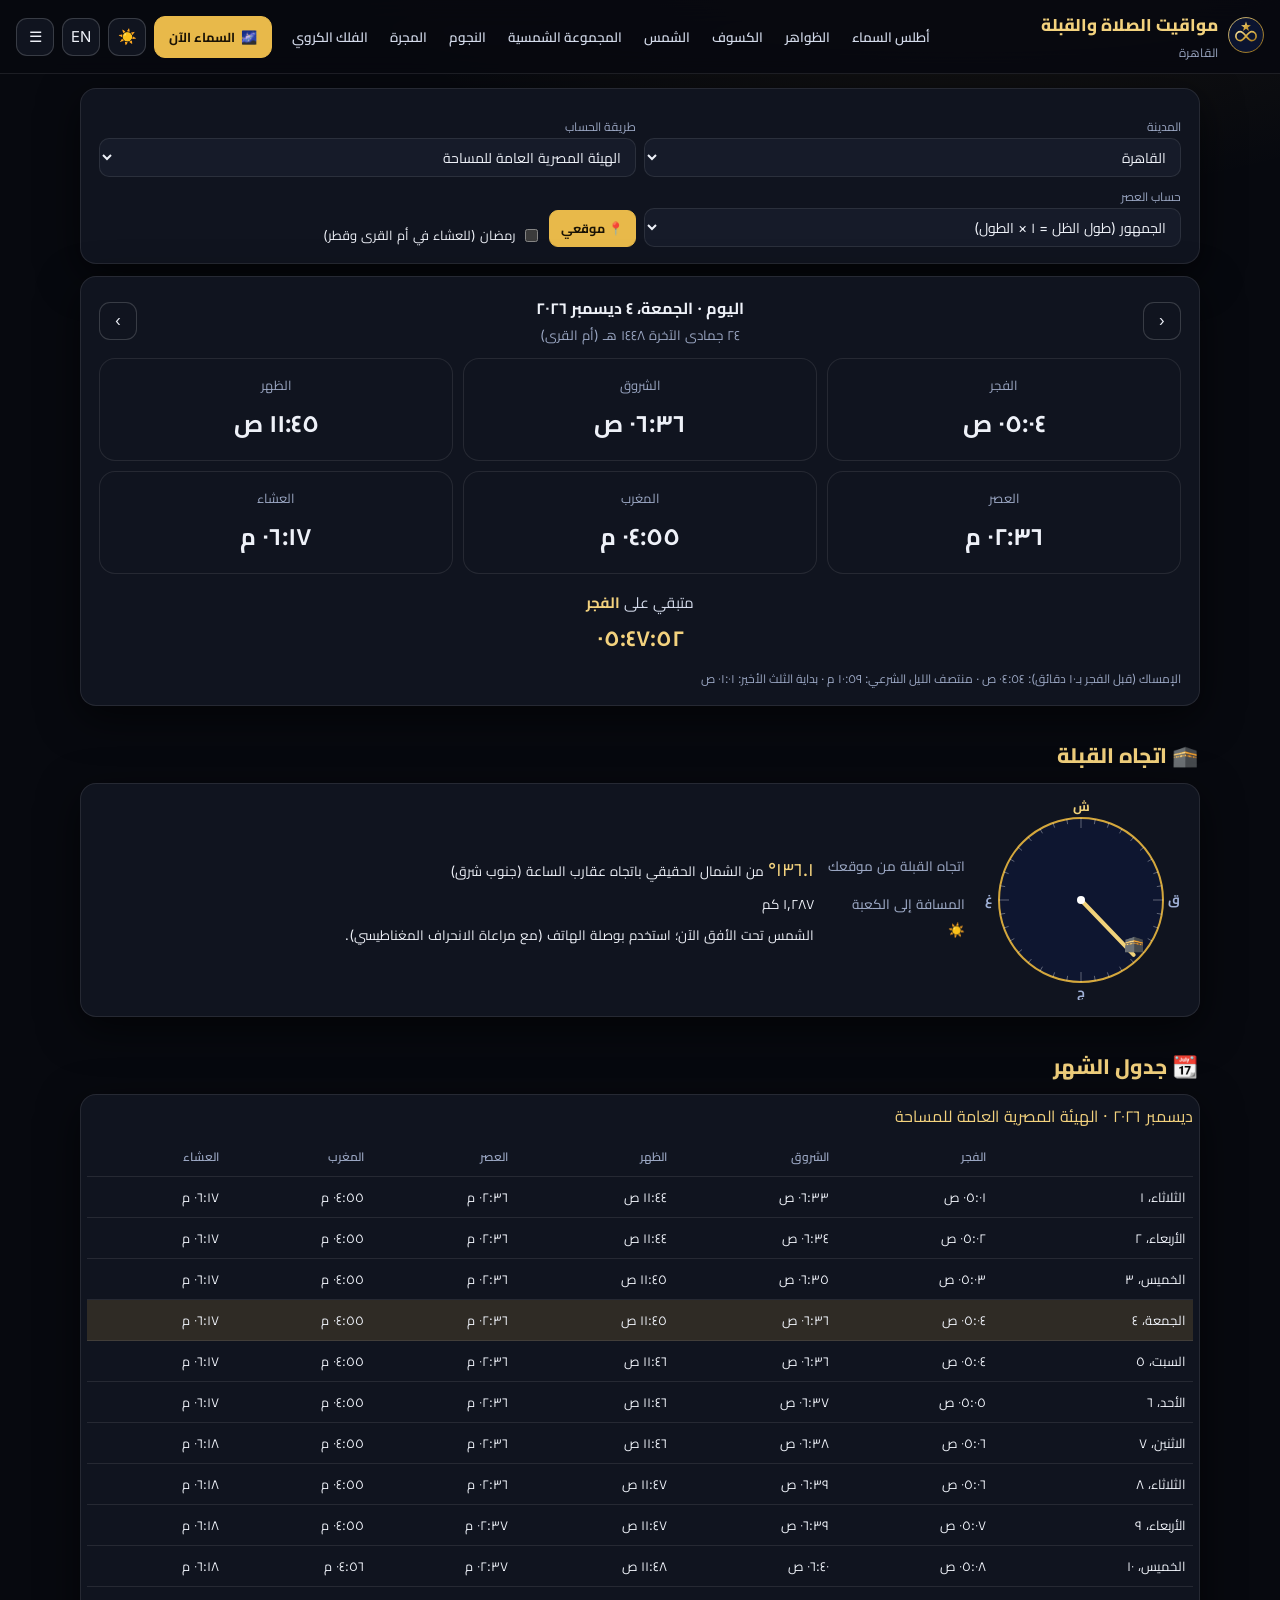
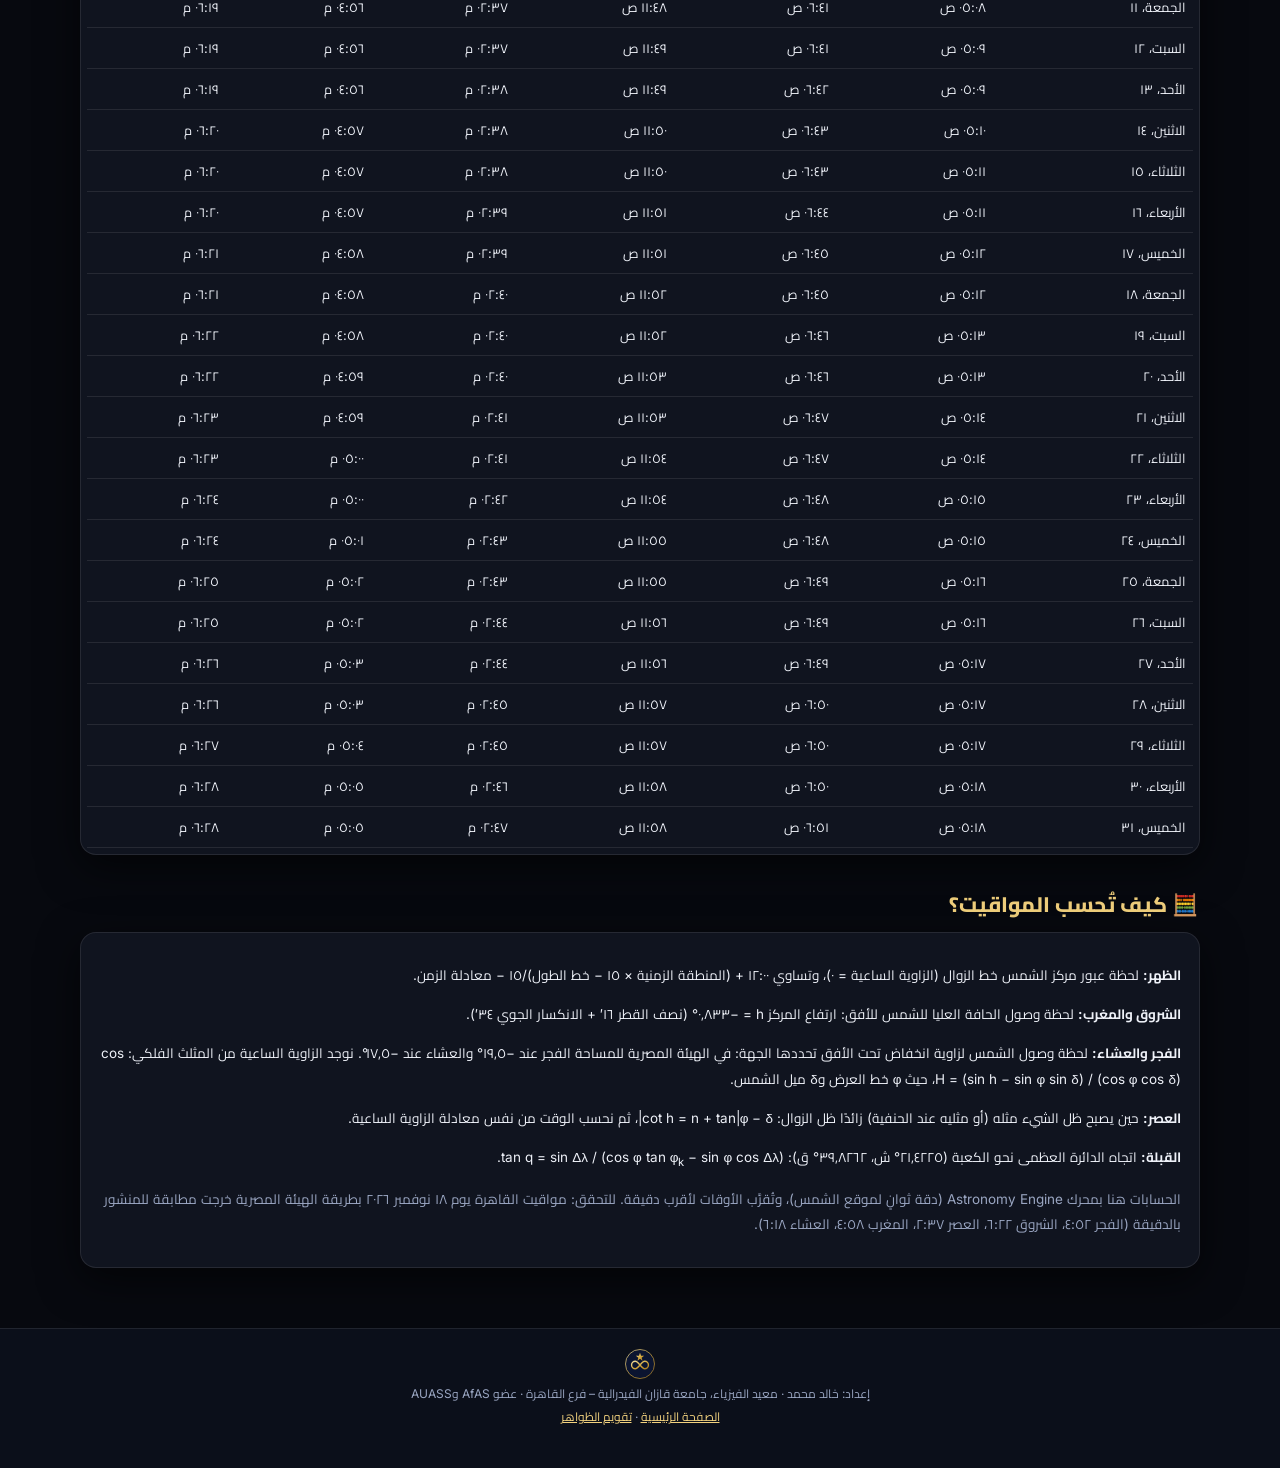
<file: prayer.html>
<!DOCTYPE html>
<html lang="ar" dir="rtl">
<head>
<meta charset="utf-8">
<script>try{document.documentElement.dataset.theme=JSON.parse(localStorage.getItem("khSky.theme"))||"dark"}catch(e){document.documentElement.dataset.theme="dark"}</script>
<meta name="viewport" content="width=device-width, initial-scale=1, viewport-fit=cover">
<meta name="theme-color" content="#07090f">
<title>مواقيت الصلاة والقبلة | Prayer Times & Qibla</title>
<link rel="stylesheet" href="css/app.css">
<link rel="stylesheet" href="css/page.css">
<style>
.pgrid{display:grid;grid-template-columns:repeat(3,1fr);gap:10px}
@media(max-width:560px){.pgrid{grid-template-columns:repeat(2,1fr)}}
.pt{padding:14px;text-align:center;border-radius:16px;border:1px solid var(--line);background:linear-gradient(160deg,var(--card),var(--card))}
.pt .nm{color:var(--muted);font-size:13px}.pt .tm{font-size:24px;font-weight:700;font-variant-numeric:tabular-nums;margin-top:4px}
.pt.next{border-color:var(--gold);box-shadow:0 0 0 1px var(--gold) inset;background:color-mix(in srgb,var(--gold) 15%,var(--card))}
.pt.next .nm{color:var(--gold-l)}
.countdown{text-align:center;margin:14px 0 4px;font-size:15px;color:var(--txt2)}.countdown b{color:var(--gold-l);font-size:22px;font-variant-numeric:tabular-nums}
.opts{display:grid;grid-template-columns:1fr 1fr;gap:8px;margin-top:10px}
@media(max-width:560px){.opts{grid-template-columns:1fr}}
.dnav{display:flex;align-items:center;justify-content:space-between;gap:8px;margin-bottom:10px}
.dnav .d{text-align:center;flex:1}.dnav .d b{display:block;font-size:16px}.dnav .d small{color:var(--muted)}
.qwrap{display:flex;gap:16px;align-items:center;flex-wrap:wrap}
.qwrap svg{flex:0 0 auto}
</style>
</head>
<body>
<header class="pg-top">
  <a class="brand" href="index.html"><span id="logo"></span><div><h1 data-i="title"></h1><div class="sub" id="placeLbl"></div></div></a>
  <button class="ibtn" id="btnLang">EN</button>
</header>
<main class="wrap">
  <section class="panel">
    <div class="opts">
      <div><label class="f" data-i="city" style="font-size:12px;color:var(--muted)"></label><select class="inp" id="citySel" style="width:100%"></select></div>
      <div><label class="f" data-i="method" style="font-size:12px;color:var(--muted)"></label><select class="inp" id="methSel" style="width:100%"></select></div>
      <div><label class="f" data-i="asrL" style="font-size:12px;color:var(--muted)"></label><select class="inp" id="asrSel" style="width:100%"></select></div>
      <div style="display:flex;align-items:flex-end;gap:8px"><button class="btn sm" id="btnGeo" data-i="useGeo"></button><label style="font-size:13px;display:flex;gap:6px;align-items:center"><input type="checkbox" id="ramadan" style="accent-color:var(--gold)"><span data-i="ramadanL"></span></label></div>
    </div>
  </section>

  <section class="panel" style="margin-top:12px">
    <div class="dnav"><button class="ibtn" id="prev">‹</button><div class="d" id="dayLbl"></div><button class="ibtn" id="next">›</button></div>
    <div class="pgrid" id="grid"></div>
    <div class="countdown" id="cd"></div>
    <div class="note2" id="extra"></div>
  </section>

  <h2 class="sec" data-i="qiblaH"></h2>
  <section class="panel qwrap" id="qibla"></section>

  <h2 class="sec" data-i="monthH"></h2>
  <div class="panel tbl-wrap" id="month"></div>

  <h2 class="sec" data-i="howH"></h2>
  <section class="panel" id="how" style="font-size:13.5px;line-height:1.9"></section>
</main>
<footer class="pg-foot" id="foot"></footer>
<script src="js/common.js"></script>
<script src="js/astronomy.min.js"></script>
<script src="js/prayer-core.js"></script>
<script>
(function(){
const $=id=>document.getElementById(id), AE=Astronomy, P=Prayer, MIN=60000, DAY=86400000;
let lang=KH.getLang(), loc=KH.getLoc(), dayOff=0;
const opt=Object.assign({method:null,asr:'shafii',ramadan:false},KH.store.get('prayerOpt',{}));
const T={ar:{title:'مواقيت الصلاة والقبلة',city:'المدينة',method:'طريقة الحساب',asrL:'حساب العصر',ramadanL:'رمضان (للعشاء في أم القرى وقطر)',useGeo:'📍 موقعي',
 names:{fajr:'الفجر',sunrise:'الشروق',dhuhr:'الظهر',asr:'العصر',maghrib:'المغرب',isha:'العشاء'},shafii:'الجمهور (طول الظل = ١ × الطول)',hanafi:'الحنفي (طول الظل = ٢ × الطول)',
 nextIn:'متبقي على',today:'اليوم',qiblaH:'🕋 اتجاه القبلة',monthH:'📆 جدول الشهر',howH:'🧮 كيف تُحسب المواقيت؟',
 qb:'اتجاه القبلة من موقعك',fromN:'من الشمال الحقيقي باتجاه عقارب الساعة',dist:'المسافة إلى الكعبة',km:'كم',sunNow:'الشمس الآن على سمت',sunTip:'لو الشمس ظاهرة: وجّه نفسك ناحية الشمس، ثم لف',cw:'باتجاه عقارب الساعة',ccw:'عكس عقارب الساعة',sunDown:'الشمس تحت الأفق الآن؛ استخدم بوصلة الهاتف (مع مراعاة الانحراف المغناطيسي).',
 midnight:'منتصف الليل الشرعي',lastThird:'بداية الثلث الأخير',imsak:'الإمساك (قبل الفجر بـ١٠ دقائق)',hiLat:'تنبيه: الشمس لا تصل لزاوية الفجر/العشاء في هذا التاريخ عند هذا العرض، فاستُخدمت قاعدة «سُبع الليل».',
 how:`<p><b>الظهر:</b> لحظة عبور مركز الشمس خط الزوال (الزاوية الساعية = ٠)، وتساوي ١٢:٠٠ + (المنطقة الزمنية × ١٥ − خط الطول)/١٥ − معادلة الزمن.</p>
 <p><b>الشروق والمغرب:</b> لحظة وصول الحافة العليا للشمس للأفق: ارتفاع المركز h = −٠٫٨٣٣° (نصف القطر ١٦′ + الانكسار الجوي ٣٤′).</p>
 <p><b>الفجر والعشاء:</b> لحظة وصول الشمس لزاوية انخفاض تحت الأفق تحددها الجهة: في الهيئة المصرية للمساحة الفجر عند −١٩٫٥° والعشاء عند −١٧٫٥°. نوجد الزاوية الساعية من المثلث الفلكي: cos H = (sin h − sin φ sin δ) / (cos φ cos δ)، حيث φ خط العرض وδ ميل الشمس.</p>
 <p><b>العصر:</b> حين يصبح ظل الشيء مثله (أو مثليه عند الحنفية) زائدًا ظل الزوال: cot h = n + tan|φ − δ|، ثم نحسب الوقت من نفس معادلة الزاوية الساعية.</p>
 <p><b>القبلة:</b> اتجاه الدائرة العظمى نحو الكعبة (٢١٫٤٢٢٥° ش، ٣٩٫٨٢٦٢° ق): tan q = sin Δλ / (cos φ tan φ<sub>k</sub> − sin φ cos Δλ).</p>
 <p style="color:var(--muted)">الحسابات هنا بمحرك Astronomy Engine (دقة ثوانٍ لموقع الشمس)، وتُقرَّب الأوقات لأقرب دقيقة. للتحقق: مواقيت القاهرة يوم ١٨ نوفمبر ٢٠٢٦ بطريقة الهيئة المصرية خرجت مطابقة للمنشور بالدقيقة (الفجر ٤:٥٢، الشروق ٦:٢٢، العصر ٢:٣٧، المغرب ٤:٥٨، العشاء ٦:١٨).</p>`},
 en:{title:'Prayer Times & Qibla',city:'City',method:'Calculation method',asrL:'Asr method',ramadanL:'Ramadan (Isha for Umm al-Qura/Qatar)',useGeo:'📍 My location',
 names:{fajr:'Fajr',sunrise:'Sunrise',dhuhr:'Dhuhr',asr:'Asr',maghrib:'Maghrib',isha:'Isha'},shafii:'Standard (shadow = 1 × height)',hanafi:'Hanafi (shadow = 2 × height)',
 nextIn:'Time left until',today:'Today',qiblaH:'🕋 Qibla direction',monthH:'📆 Monthly timetable',howH:'🧮 How are the times computed?',
 qb:'Qibla from your location',fromN:'clockwise from true north',dist:'Distance to the Kaaba',km:'km',sunNow:'The Sun is now at azimuth',sunTip:'If the Sun is visible: face the Sun, then turn',cw:'clockwise',ccw:'counter-clockwise',sunDown:'The Sun is below the horizon; use your phone compass (mind the magnetic declination).',
 midnight:'Islamic midnight',lastThird:'Last third of the night',imsak:'Imsak (10 min before Fajr)',hiLat:'Note: the Sun does not reach the Fajr/Isha angle on this date at this latitude, so the one-seventh-of-the-night rule was used.',
 how:`<p><b>Dhuhr:</b> the Sun's centre crosses the meridian (hour angle 0): 12:00 + (zone×15 − longitude)/15 − equation of time.</p>
 <p><b>Sunrise & Maghrib:</b> the Sun's upper limb on the horizon: centre altitude h = −0.833° (16′ radius + 34′ refraction).</p>
 <p><b>Fajr & Isha:</b> the Sun at a set depression; the Egyptian Survey uses −19.5° (Fajr) and −17.5° (Isha). From the astronomical triangle: cos H = (sin h − sin φ sin δ)/(cos φ cos δ).</p>
 <p><b>Asr:</b> when an object's shadow equals its height (twice for Hanafi) plus the noon shadow: cot h = n + tan|φ − δ|.</p>
 <p><b>Qibla:</b> initial great-circle bearing to the Kaaba (21.4225°N, 39.8262°E): tan q = sin Δλ / (cos φ tan φ<sub>k</sub> − sin φ cos Δλ).</p>
 <p style="color:var(--muted)">Computed with Astronomy Engine and rounded to the nearest minute. Check: Cairo, 18 Nov 2026, Egyptian Survey method, matches the published times to the minute.</p>`}};
const t=k=>T[lang][k];
const rnd=x=>x==null?null:Math.round(x/MIN)*MIN;
const ft=x=>x?KH.fmtTime(rnd(x),loc,lang):'—';
function dayStart(off){const t0=Date.now()+off*DAY,o=KH.tzOffsetMin(t0,loc)*MIN;return Math.floor((t0+o)/DAY)*DAY-o;}
function ui(){
 document.documentElement.lang=lang;document.documentElement.dir=lang==='ar'?'rtl':'ltr';document.body.lang=lang;
 document.querySelectorAll('[data-i]').forEach(e=>{const v=t(e.dataset.i);if(typeof v==='string')e.textContent=v;});
 $('btnLang').textContent=lang==='ar'?'EN':'ع';$('logo').innerHTML=KH.logoSVG(36);
 $('citySel').innerHTML=KH.CITIES.map(c=>`<option value="${c.id}">${c[lang]}</option>`).join('')+(KH.CITIES.some(c=>c.id===loc.id)?'':`<option value="cur">${lang==='ar'?'موقعي':'My location'} (${loc.lat.toFixed(2)}, ${loc.lon.toFixed(2)})</option>`);
 $('citySel').value=KH.CITIES.some(c=>c.id===loc.id)?loc.id:'cur';
 if(!opt.method)opt.method=P.defaultMethod(loc);
 $('methSel').innerHTML=Object.keys(P.METHODS).map(k=>`<option value="${k}">${P.METHODS[k][lang]}</option>`).join('');$('methSel').value=opt.method;
 $('asrSel').innerHTML=`<option value="shafii">${t('shafii')}</option><option value="hanafi">${t('hanafi')}</option>`;$('asrSel').value=opt.asr;
 $('ramadan').checked=!!opt.ramadan;
 $('placeLbl').textContent=(KH.CITIES.find(c=>c.id===loc.id)||{})[lang]||`${loc.lat.toFixed(2)}, ${loc.lon.toFixed(2)}`;
 $('how').innerHTML=t('how');
 $('foot').innerHTML=`${KH.logoSVG(30)}<br>${lang==='ar'?'إعداد: خالد محمد · معيد الفيزياء، جامعة قازان الفيدرالية – فرع القاهرة · عضو AfAS وAUASS':'By Khaled Mohamed · Physics TA, Kazan Federal University – Cairo Branch · Member of AfAS and AUASS'}<br><a href="index.html">${lang==='ar'?'الصفحة الرئيسية':'Home'}</a> · <a href="events.html">${lang==='ar'?'تقويم الظواهر':'Sky Events'}</a>`;
 document.title=t('title')+' — '+(lang==='ar'?'خالد محمد':'Khaled Mohamed');
}
function save(){KH.store.set('prayerOpt',opt);}
$('btnLang').onclick=()=>{lang=lang==='ar'?'en':'ar';KH.setLang(lang);ui();render();};
$('citySel').onchange=e=>{const c=KH.CITIES.find(x=>x.id===e.target.value);if(c){loc=Object.assign({},c);KH.setLoc(loc);opt.method=P.defaultMethod(loc);save();ui();render();}};
$('methSel').onchange=e=>{opt.method=e.target.value;save();render();};
$('asrSel').onchange=e=>{opt.asr=e.target.value;save();render();};
$('ramadan').onchange=e=>{opt.ramadan=e.target.checked;save();render();};
$('prev').onclick=()=>{dayOff--;render();};$('next').onclick=()=>{dayOff++;render();};
$('btnGeo').onclick=()=>navigator.geolocation&&navigator.geolocation.getCurrentPosition(p=>{loc={id:'geo',lat:+p.coords.latitude.toFixed(4),lon:+p.coords.longitude.toFixed(4),tz:Intl.DateTimeFormat().resolvedOptions().timeZone};KH.setLoc(loc);opt.method=P.defaultMethod(loc);save();ui();render();},()=>alert(lang==='ar'?'تعذّر تحديد الموقع (عارض Claude يمنعه؛ اختر مدينتك)':'Location unavailable (blocked in the Claude viewer; pick your city)'));
const KEYS=['fajr','sunrise','dhuhr','asr','maghrib','isha'];
let cur=null;
function render(){
 const ds=dayStart(dayOff);cur=P.times(ds,loc,opt);
 $('dayLbl').innerHTML=`<b>${dayOff===0?t('today')+' · ':''}${KH.fmtDate(ds+12*3600000,loc,lang,{weekday:'long',day:'numeric',month:'long',year:'numeric'})}</b><small>${hijri(ds+12*3600000)}</small>`;
 const now=Date.now(); let nk=null; if(dayOff===0) nk=KEYS.find(k=>k!=='sunrise'&&rnd(cur[k])>now);
 $('grid').innerHTML=KEYS.map(k=>`<div class="pt${k===nk?' next':''}"><div class="nm">${t('names')[k]}</div><div class="tm">${ft(cur[k])}</div></div>`).join('');
 $('extra').innerHTML=`${t('imsak')}: ${ft(cur.fajr-10*MIN)} · ${t('midnight')}: ${ft(cur.midnight)} · ${t('lastThird')}: ${ft(cur.lastThird)}${cur.highLat?'<br>'+t('hiLat'):''}`;
 tick();renderQibla();renderMonth();
}
function hijri(t0){try{return new Intl.DateTimeFormat(lang==='ar'?'ar-SA-u-ca-islamic-umalqura':'en-u-ca-islamic-umalqura',{day:'numeric',month:'long',year:'numeric',timeZone:KH.tzOf(loc)}).format(new Date(t0))+(lang==='ar'?' (أم القرى)':' (Umm al-Qura)');}catch(e){return'';}}
function tick(){
 if(dayOff!==0||!cur){$('cd').innerHTML='';return;}
 const now=Date.now();let nk=KEYS.find(k=>k!=='sunrise'&&rnd(cur[k])>now),tt=nk?rnd(cur[nk]):null;
 if(!nk){const tm=P.times(dayStart(1),loc,opt);nk='fajr';tt=rnd(tm.fajr);}
 const s=Math.max(0,Math.round((tt-now)/1000)),h=Math.floor(s/3600),m=Math.floor(s%3600/60),x=s%60;
 $('cd').innerHTML=`${t('nextIn')} <b style="font-size:15px">${t('names')[nk]}</b><br><b>${KH.digits(`${String(h).padStart(2,'0')}:${String(m).padStart(2,'0')}:${String(x).padStart(2,'0')}`,lang)}</b>`;
}
setInterval(tick,1000);
function renderQibla(){
 const q=P.qibla(loc),o=new AE.Observer(loc.lat,loc.lon,0),now=new Date(),eq=AE.Equator(AE.Body.Sun,now,o,true,true),h=AE.Horizon(now,o,eq.ra,eq.dec,'normal');
 const S=200,c=S/2,R=82,pt=(a,r)=>[c+r*Math.sin(a*Math.PI/180),c-r*Math.cos(a*Math.PI/180)];
 const [qx,qy]=pt(q.bearing,R-6),[sx,sy]=pt(h.azimuth,R-18);
 const dirs=lang==='ar'?['ش','ق','ج','غ']:['N','E','S','W'];
 const diff=((q.bearing-h.azimuth)%360+540)%360-180;
 $('qibla').innerHTML=`<svg viewBox="0 0 ${S} ${S}" width="200" height="200"><circle cx="${c}" cy="${c}" r="${R}" fill="#0e1630" stroke="#d4a73c" stroke-width="2"/>
  ${[0,90,180,270].map((a,i)=>{const[x,y]=pt(a,R+11);return`<text x="${x}" y="${y+4}" fill="${i?'#9fb0d6':'#f1d27a'}" font-size="13" text-anchor="middle" font-weight="700">${dirs[i]}</text>`;}).join('')}
  ${Array.from({length:36},(_,i)=>{const[a,b]=pt(i*10,R),[x2,y2]=pt(i*10,R-(i%9?5:10));return`<line x1="${a}" y1="${b}" x2="${x2}" y2="${y2}" stroke="#ffffff55"/>`;}).join('')}
  <line x1="${c}" y1="${c}" x2="${qx}" y2="${qy}" stroke="#f1d27a" stroke-width="4" stroke-linecap="round"/><text x="${qx}" y="${qy-6}" font-size="16" text-anchor="middle">🕋</text>
  ${h.altitude>0?`<circle cx="${sx}" cy="${sy}" r="7" fill="#ffd75e"/>`:''}<circle cx="${c}" cy="${c}" r="4" fill="#fff"/></svg>
  <div class="kv" style="flex:1;min-width:220px"><b>${t('qb')}</b><span><b style="color:var(--gold-l);font-size:18px">${KH.num(q.bearing,1,lang)}°</b> ${t('fromN')} (${KH.compass(q.bearing,lang)})</span>
  <b>${t('dist')}</b><span>${KH.digits(Math.round(q.km).toLocaleString('en'),lang)} ${t('km')}</span>
  <b>☀️</b><span>${h.altitude>0?`${t('sunNow')} ${KH.num(h.azimuth,1,lang)}°. ${t('sunTip')} <b>${KH.num(Math.abs(diff),0,lang)}°</b> ${diff>0?t('cw'):t('ccw')}.`:t('sunDown')}</span></div>`;
}
function renderMonth(){
 const ds0=dayStart(dayOff),d0=new Date(ds0+12*3600000),y=d0.getUTCFullYear(),m=d0.getUTCMonth(),first=Date.UTC(y,m,1,12),n=new Date(Date.UTC(y,m+1,0)).getUTCDate();
 const o=KH.tzOffsetMin(first,loc)*MIN;let rows='';
 for(let i=0;i<n;i++){const mid=first+i*DAY,ds=Math.floor((mid+o)/DAY)*DAY-KH.tzOffsetMin(mid,loc)*MIN,r=P.times(ds,loc,opt);
  rows+=`<tr${i===d0.getUTCDate()-1?' style="background:color-mix(in srgb,var(--gold) 14%,transparent)"':''}><td>${KH.fmtDate(mid,loc,lang,{weekday:'short',day:'numeric',month:undefined,year:undefined})}</td>${KEYS.map(k=>`<td>${ft(r[k])}</td>`).join('')}</tr>`;}
 $('month').innerHTML=`<div style="margin-bottom:6px;color:var(--gold-l)">${KH.fmtDate(first,loc,lang,{weekday:undefined,day:undefined,month:'long',year:'numeric'})} · ${P.METHODS[opt.method][lang]}</div><table class="t"><thead><tr><th></th>${KEYS.map(k=>`<th>${t('names')[k]}</th>`).join('')}</tr></thead><tbody>${rows}</tbody></table>`;
}
ui();render();
})();
</script>
</body>
</html>
</file>
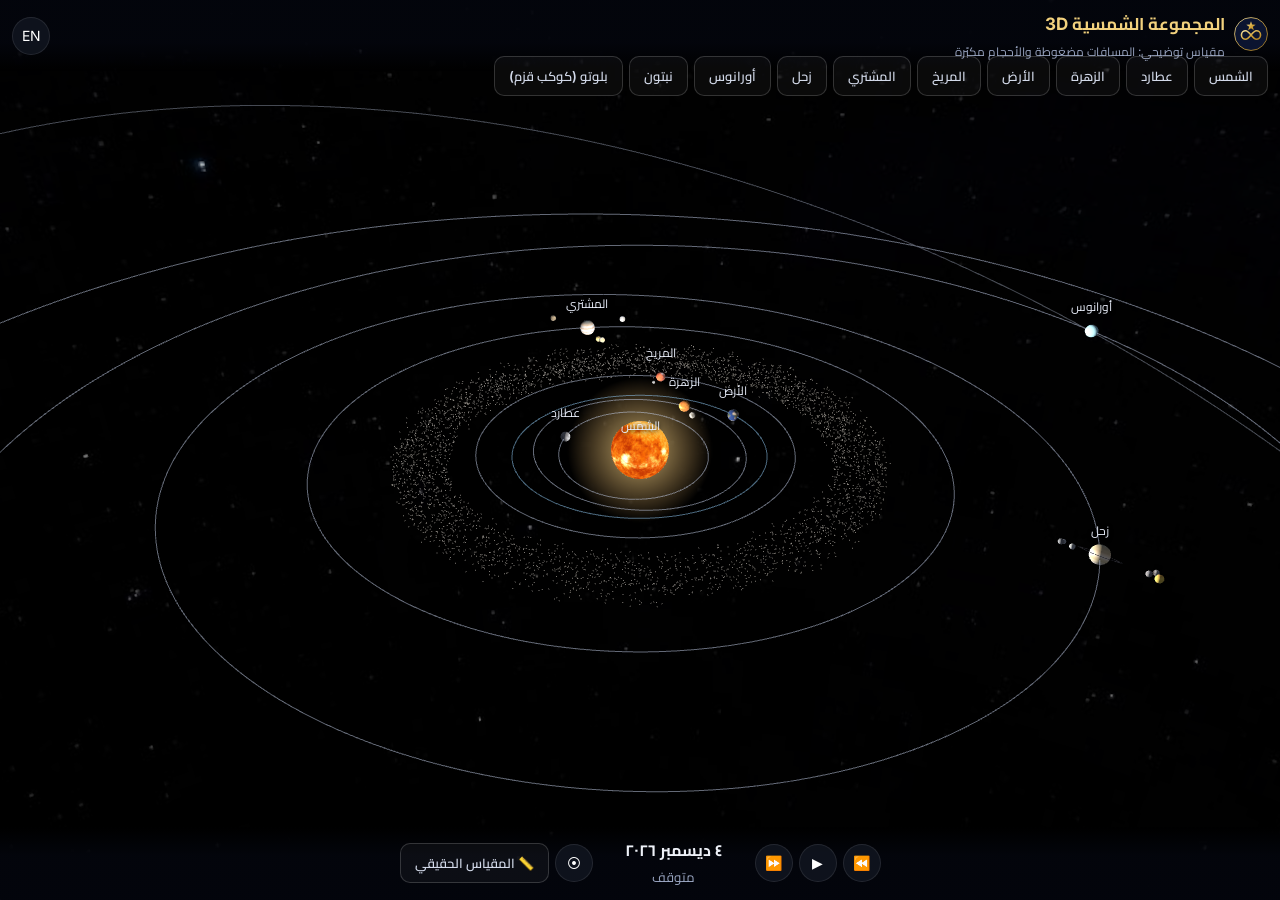
<file: solar-system.html>
<!DOCTYPE html>
<html lang="ar" dir="rtl">
<head>
<meta charset="utf-8">
<script>document.documentElement.dataset.theme="dark"</script>
<meta name="viewport" content="width=device-width, initial-scale=1, viewport-fit=cover, user-scalable=no">
<meta name="theme-color" content="#07090f">
<title>المجموعة الشمسية 3D | Solar System 3D</title>
<link rel="stylesheet" href="css/app.css">
<style>
html,body{margin:0;height:100%;overflow:hidden;background:#03050c;touch-action:none}
#cv{position:fixed;inset:0;width:100%;height:100%;display:block}
.top{position:fixed;top:0;left:0;right:0;z-index:5;display:flex;align-items:center;gap:8px;padding:calc(8px + env(safe-area-inset-top)) 12px 8px;background:linear-gradient(#03050cf0 60%,#03050c00)}
.brand{display:flex;align-items:center;gap:9px;flex:1;min-width:0;text-decoration:none;color:inherit}.brand h1{font-size:17px;margin:0;color:var(--gold-l)}.brand .sub{font-size:12px;color:var(--muted)}
.ibtn{width:38px;height:38px;border-radius:50%;border:1px solid var(--line);background:var(--glass);color:#fff;font-size:14px;display:grid;place-items:center;cursor:pointer;padding:0;font-family:inherit}
.chips{position:fixed;top:calc(56px + env(safe-area-inset-top));left:0;right:0;z-index:5;display:flex;gap:6px;padding:0 12px;overflow-x:auto;scrollbar-width:none}.chips::-webkit-scrollbar{display:none}
.lbl{position:fixed;z-index:3;transform:translate(-50%,-140%);font-size:12px;color:#e8edf9;text-shadow:0 1px 4px #000;pointer-events:auto;cursor:pointer;white-space:nowrap;padding:2px 6px;border-radius:8px}
.lbl.moon{font-size:10.5px;color:#b9c4e2}.lbl:hover{background:#ffffff1a}
.bar{position:fixed;left:0;right:0;bottom:0;z-index:6;padding:8px 12px calc(10px + env(safe-area-inset-bottom));background:linear-gradient(#03050c00,#03050cf2 40%)}
.row{display:flex;gap:6px;align-items:center;justify-content:center;flex-wrap:wrap}
.date{min-width:150px;text-align:center;font-variant-numeric:tabular-nums}.date b{display:block;font-size:16px}.date small{color:var(--muted)}
#info{position:fixed;z-index:7;left:10px;right:10px;bottom:calc(98px + env(safe-area-inset-bottom));max-width:440px;margin:auto;max-height:46vh;overflow:auto}
#info h2{margin:0 0 4px;color:var(--gold-l);font-size:19px}.kv{display:grid;grid-template-columns:auto 1fr;gap:4px 12px;font-size:13.5px}.kv b{color:var(--muted);font-weight:500}
.x{position:absolute;top:8px;inset-inline-end:8px}
.note{font-size:11.5px;color:var(--muted);margin-top:8px;line-height:1.6}
</style>
</head>
<body>
<canvas id="cv"></canvas>
<header class="top">
  <a class="brand" href="index.html"><span id="logo"></span><div><h1 data-i="title"></h1><div class="sub" id="scaleLbl"></div></div></a>
  <button class="ibtn" id="btnLang">EN</button>
</header>
<div class="chips" id="chips"></div>
<div id="labels"></div>
<div id="info" class="panel" hidden></div>
<footer class="bar">
  <div class="row">
    <button class="ibtn" id="back">⏪</button><button class="ibtn" id="play">▶</button><button class="ibtn" id="fwd">⏩</button>
    <div class="date"><b id="dt"></b><small id="spd"></small></div>
    <button class="ibtn" id="now">⦿</button>
    <button class="chip" id="scaleBtn"></button>
  </div>
</footer>
<script src="js/common.js"></script>
<script src="js/astronomy.min.js"></script>
<script src="js/three.min.js"></script>
<script src="js/body3d.js"></script>
<script>
(function(){
'use strict';
const $=id=>document.getElementById(id),AE=Astronomy,THREE=window.THREE,D2R=Math.PI/180,DAY=86400000;
let lang=KH.getLang();
const EPS=23.4392911*D2R;
const T={ar:{title:'المجموعة الشمسية 3D',real:'📏 المقياس الحقيقي',ill:'🔭 المقياس التوضيحي',realL:'مقياس حقيقي: المسافات والأحجام بنفس النسبة',illL:'مقياس توضيحي: المسافات مضغوطة والأحجام مكبّرة',
 speeds:['يوم/ث','أسبوع/ث','شهر/ث','سنة/ث'],paused:'متوقف',sun:'الشمس',open3d:'🌐 شكله الحقيقي 3D',focus:'🎯 تتبّع',fromSun:'البعد عن الشمس الآن',fromEarth:'البعد عن الأرض الآن',period:'مدة الدوران حول الشمس',speed:'السرعة المدارية الآن',
 moonsOf:'الأقمار',au:'و.ف',km:'كم',kms:'كم/ث',lt:'زمن وصول الضوء منه',min:'دقيقة',h:'ساعة',parent:'يدور حول',phaseNote:'مواقع أقمار المشتري الأربعة محسوبة بدقة من نظرية L1، أما بقية الأقمار فمواضعها على مداراتها تقريبية، مع أن أبعادها وأزمنة دورانها حقيقية.',
 realNote:'في المقياس الحقيقي تكون الكواكب أصغر من أن تُرى. اضغط على اسم أي كوكب لتنتقل الكاميرا إليه.'},
 en:{title:'Solar System 3D',real:'📏 True scale',ill:'🔭 Illustrative scale',realL:'True scale: distances and sizes in the same ratio',illL:'Illustrative: distances compressed, sizes enlarged',
 speeds:['1 day/s','1 week/s','1 month/s','1 year/s'],paused:'paused',sun:'Sun',open3d:'🌐 Real 3D view',focus:'🎯 Follow',fromSun:'Distance from the Sun now',fromEarth:'Distance from Earth now',period:'Orbital period',speed:'Orbital speed now',
 moonsOf:'Moons',au:'AU',km:'km',kms:'km/s',lt:'Light travel time',min:'min',h:'h',parent:'Orbits',phaseNote:'The four Galilean moons are placed exactly from the L1 theory; the other moons have approximate orbital phases but true distances and periods.',
 realNote:'At true scale the planets are far too small to see. Tap a name to fly the camera there.'}};
const t=k=>T[lang][k];
// bodies: id, AE body, ar, en, radius km, texture, period days
const PL=[['mer','Mercury','عطارد','Mercury',2439.7,'mercury',87.97],['ven','Venus','الزهرة','Venus',6051.8,'venus',224.7],['earth','Earth','الأرض','Earth',6371,'earth',365.256],['mar','Mars','المريخ','Mars',3389.5,'mars',686.98],['jup','Jupiter','المشتري','Jupiter',69911,'jupiter',4332.6],['sat','Saturn','زحل','Saturn',58232,'saturn',10759],['ura','Uranus','أورانوس','Uranus',25362,'uranus',30687],['nep','Neptune','نبتون','Neptune',24622,'neptune',60190],['plu','Pluto','بلوتو (كوكب قزم)','Pluto (dwarf)',1188,'pluto',90560]];
// moons: id, parent, ar, en, radius km, a (km), period days, texture, exact?
const MO=[['moon','earth','القمر','Moon',1737.4,384400,27.3217,'moon','exact'],['phobos','mar','فوبوس','Phobos',11.3,9376,0.3189,'phobos'],
 ['io','jup','آيو','Io',1821.6,421700,1.769,'io','jm'],['europa','jup','يوروبا','Europa',1560.8,671034,3.551,'europa','jm'],['ganymede','jup','جانيميد','Ganymede',2634.1,1070412,7.155,'ganymede','jm'],['callisto','jup','كاليستو','Callisto',2410.3,1882709,16.689,'callisto','jm'],
 ['enceladus','sat','إنسيلادوس','Enceladus',252.1,238020,1.370,'enceladus'],['tethys','sat','تيثيس','Tethys',531.1,294619,1.888,'tethys'],['dione','sat','ديوني','Dione',561.4,377396,2.737,'dione'],['rhea','sat','ريا','Rhea',763.8,527108,4.518,'rhea'],['titan','sat','تيتان','Titan',2574.7,1221870,15.945,'titan'],['iapetus','sat','إيابيتوس','Iapetus',734.5,3560820,79.32,'iapetus'],
 ['triton','nep','تريتون','Triton',1353.4,354759,-5.877,'triton']];
let real=KH.store.get('ssReal',false), simT=Date.now(), rate=0, spdIdx=0, sel=null, follow=null;
const SPD=[1,7,30,365.25];
// ---------- three setup ----------
const cv=$('cv'),rd=new THREE.WebGLRenderer({canvas:cv,antialias:true,logarithmicDepthBuffer:true});rd.setPixelRatio(Math.min(2,devicePixelRatio||1));rd.outputEncoding=THREE.sRGBEncoding;
const scene=new THREE.Scene(),cam=new THREE.PerspectiveCamera(45,1,1e-6,1e7);
const loader=new THREE.TextureLoader(),tex=n=>{const x=loader.load('tex/'+n+(n==='saturn_ring'?'.png':'.jpg'));x.encoding=THREE.sRGBEncoding;x.anisotropy=4;return x;};
const sky=new THREE.Mesh(new THREE.SphereGeometry(5e5,64,32),new THREE.MeshBasicMaterial({map:tex('milkyway'),side:THREE.BackSide,depthWrite:false}));sky.material.color.setScalar(0.5);scene.add(sky);
scene.add(new THREE.AmbientLight(0x404a66,0.35));const sunLight=new THREE.PointLight(0xffffff,2.4,0,0);scene.add(sunLight);
// sun
const sunMesh=new THREE.Mesh(new THREE.SphereGeometry(1,64,48),new THREE.MeshBasicMaterial({map:tex('sun')}));scene.add(sunMesh);
const gc=document.createElement('canvas');gc.width=gc.height=128;{const g=gc.getContext('2d'),gr=g.createRadialGradient(64,64,10,64,64,64);gr.addColorStop(0,'rgba(255,220,140,1)');gr.addColorStop(.3,'rgba(255,170,60,.45)');gr.addColorStop(1,'rgba(255,140,40,0)');g.fillStyle=gr;g.fillRect(0,0,128,128);}
const glow=new THREE.Sprite(new THREE.SpriteMaterial({map:new THREE.CanvasTexture(gc),transparent:true,blending:THREE.AdditiveBlending,depthWrite:false}));scene.add(glow);
// ---------- scaling ----------
const AUKM=149597870.7;
function distScale(au){return real?au*100:7*Math.pow(au,0.55);} // units
function radScale(km,isSun){if(real)return km/AUKM*100;if(isSun)return 1.6;return 0.13+0.17*Math.log10(km/400+1);}
// ecliptic J2000 -> three (y up)
function e2t(v){const x=v.x,y=v.y*Math.cos(EPS)+v.z*Math.sin(EPS),z=-v.y*Math.sin(EPS)+v.z*Math.cos(EPS);return new THREE.Vector3(x,z,-y);}
// ---------- planets ----------
const objs={};
function mkBody(id,r,texn,name){const g=new THREE.Group();const m=new THREE.Mesh(new THREE.SphereGeometry(1,64,48),new THREE.MeshStandardMaterial({map:tex(texn),roughness:1,metalness:0}));g.add(m);scene.add(g);
 const el=document.createElement('div');el.className='lbl';el.textContent=name;el.onclick=()=>select(id);$('labels').appendChild(el);return {g,m,el,r};}
PL.forEach(p=>{const o=mkBody(p[0],p[4],p[5],p[2]);o.p=p;objs[p[0]]=o;
 if(p[0]==='sat'){const rt=tex('saturn_ring');const rg=new THREE.RingGeometry(1.24,2.27,128,1);const pos=rg.attributes.position,uv=rg.attributes.uv;for(let i=0;i<pos.count;i++){uv.setXY(i,(Math.hypot(pos.getX(i),pos.getY(i))-1.24)/1.03,0.5);}const ring=new THREE.Mesh(rg,new THREE.MeshStandardMaterial({map:rt,side:THREE.DoubleSide,transparent:true,roughness:1}));ring.rotation.x=-Math.PI/2;o.m.add(ring);}
});
objs.sun={g:sunMesh,el:Object.assign(document.createElement('div'),{className:'lbl'}),p:['sun','Sun','الشمس','Sun',696000]};objs.sun.el.onclick=()=>select('sun');$('labels').appendChild(objs.sun.el);
MO.forEach(m=>{const o=mkBody(m[0],m[4],m[7],m[2]);o.el.className='lbl moon';o.mo=m;objs[m[0]]=o;});
// orbits
const orbitLines={};
function buildOrbits(){Object.values(orbitLines).forEach(l=>scene.remove(l));
 PL.forEach(p=>{const pts=[];const N=360,per=p[6]*DAY;for(let i=0;i<=N;i++){const v=AE.HelioVector(AE.Body[p[1]],new Date(simT+per*i/N));const w=e2t(v);const d=w.length();pts.push(w.multiplyScalar(distScale(d)/d));}
  const l=new THREE.Line(new THREE.BufferGeometry().setFromPoints(pts),new THREE.LineBasicMaterial({color:p[0]==='earth'?0x4ea3ff:0x8fa3d6,transparent:true,opacity:p[0]==='plu'?0.35:0.5}));scene.add(l);orbitLines[p[0]]=l;});}
// asteroid belt (illustrative particle cloud, 2.1–3.3 AU)
let belt=null;function buildBelt(){if(belt)scene.remove(belt);const n=4000,pos=new Float32Array(n*3);for(let i=0;i<n;i++){const a=2.1+Math.random()*1.2,th=Math.random()*6.283,inc=(Math.random()-0.5)*0.12,r=distScale(a);pos[i*3]=r*Math.cos(th);pos[i*3+1]=r*Math.sin(inc);pos[i*3+2]=r*Math.sin(th);}
 const g=new THREE.BufferGeometry();g.setAttribute('position',new THREE.BufferAttribute(pos,3));belt=new THREE.Points(g,new THREE.PointsMaterial({color:0x9a8f80,size:real?0.4:0.05,sizeAttenuation:true,transparent:true,opacity:.6}));scene.add(belt);}
// axial orientation of planets from IAU model
function orient(o,body,when){try{const ax=AE.RotationAxis(AE.Body[body],when);const n=e2t(ax.north).normalize();const q=new THREE.Quaternion().setFromUnitVectors(new THREE.Vector3(0,1,0),n);o.m.quaternion.copy(q);o.m.rotateY(ax.spin*D2R);}catch(e){}}
// ---------- update positions ----------
function update(){const when=new Date(simT);
 const sr=radScale(696000,true);sunMesh.scale.setScalar(sr);glow.scale.setScalar(sr*(real?14:5));sunMesh.rotation.y=(simT/DAY)*2*Math.PI/25.4;
 PL.forEach(p=>{const o=objs[p[0]];const v=AE.HelioVector(AE.Body[p[1]],when);const w=e2t(v),d=w.length();o.au=v.Length();o.g.position.copy(w.multiplyScalar(distScale(d)/d));o.m.scale.setScalar(radScale(p[4]));orient(o,p[1],when);});
 // moons
 let jm=null;try{jm=AE.JupiterMoons(when);}catch(e){}
 MO.forEach(m=>{const o=objs[m[0]],par=objs[m[1]],pr=radScale(PL.find(p=>p[0]===m[1])[4]);let off;
  if(m[8]==='exact'&&m[0]==='moon'){off=e2t(AE.GeoMoon(when)).normalize();}
  else if(m[8]==='jm'&&jm){const s=jm[m[0]];off=e2t({x:s.x,y:s.y,z:s.z}).normalize();}
  else{const ang=2*Math.PI*((simT/DAY)/m[6]%1);off=new THREE.Vector3(Math.cos(ang),0,-Math.sin(ang));if(m[1]==='sat'||m[1]==='ura'){const ax=AE.RotationAxis(AE.Body[m[1]==='sat'?'Saturn':'Uranus'],when);const n=e2t(ax.north).normalize();off.applyQuaternion(new THREE.Quaternion().setFromUnitVectors(new THREE.Vector3(0,1,0),n));}}
  const pk=PL.find(p=>p[0]===m[1])[4];
  const dist=real?m[5]/AUKM*100:pr*(1.8+0.9*Math.log2(m[5]/pk));
  o.g.position.copy(par.g.position).add(off.multiplyScalar(dist));o.m.scale.setScalar(real?m[4]/AUKM*100:Math.max(0.035,radScale(m[4])*0.75));o.m.rotation.y=(simT/DAY)*2*Math.PI/m[6];});
 sunLight.position.set(0,0,0);
 $('dt').textContent=KH.fmtDate(simT,KH.getLoc(),lang,{weekday:undefined});$('spd').textContent=rate?T[lang].speeds[spdIdx]:t('paused');
}
// ---------- camera control ----------
let target=new THREE.Vector3(),rad=60,az=0.6,el=0.5,tRad=60,tTarget=new THREE.Vector3();
function placeCam(){rad+=(tRad-rad)*0.12;target.lerp(tTarget,0.15);cam.position.set(target.x+rad*Math.cos(el)*Math.sin(az),target.y+rad*Math.sin(el),target.z+rad*Math.cos(el)*Math.cos(az));cam.lookAt(target);}
const ptr=new Map();let drag=null,pinch=null;
cv.addEventListener('pointerdown',e=>{cv.setPointerCapture(e.pointerId);ptr.set(e.pointerId,[e.clientX,e.clientY]);if(ptr.size===2){const[a,b]=[...ptr.values()];pinch={d:Math.hypot(a[0]-b[0],a[1]-b[1]),r:tRad};}else drag=[e.clientX,e.clientY];});
cv.addEventListener('pointermove',e=>{if(!ptr.has(e.pointerId))return;ptr.set(e.pointerId,[e.clientX,e.clientY]);if(pinch&&ptr.size===2){const[a,b]=[...ptr.values()];tRad=Math.max(minRad(),pinch.r*pinch.d/Math.hypot(a[0]-b[0],a[1]-b[1]));return;}if(!drag)return;az-=(e.clientX-drag[0])*0.006;el=Math.max(-1.45,Math.min(1.45,el+(e.clientY-drag[1])*0.006));drag=[e.clientX,e.clientY];});
const up=e=>{ptr.delete(e.pointerId);if(ptr.size<2)pinch=null;if(!ptr.size)drag=null;};cv.addEventListener('pointerup',up);cv.addEventListener('pointercancel',up);
cv.addEventListener('wheel',e=>{e.preventDefault();tRad=Math.max(minRad(),tRad*Math.exp(e.deltaY*0.0012));},{passive:false});
function minRad(){if(!follow)return real?0.5:2;const o=objs[follow];return (o.m?o.m.scale.x:sunMesh.scale.x)*2.2;}
// ---------- selection & info ----------
function nameOf(id){if(id==='sun')return t('sun');const p=PL.find(p=>p[0]===id);if(p)return lang==='ar'?p[2]:p[3];const m=MO.find(m=>m[0]===id);return lang==='ar'?m[2]:m[3];}
function select(id){sel=id;follow=id;const o=objs[id];const s=id==='sun'?sunMesh.scale.x:o.m.scale.x;tRad=Math.max(s*(id==='sat'?30:id==='jup'?30:id==='earth'?22:9),real?0.002:0.6);showInfo();}
function showInfo(){const id=sel;if(!id){$('info').hidden=true;return;}const when=new Date(simT),box=$('info');let rows=[];
 const p=PL.find(p=>p[0]===id),m=MO.find(m=>m[0]===id);
 if(p){const v=AE.HelioVector(AE.Body[p[1]],when),v2=AE.HelioVector(AE.Body[p[1]],new Date(simT+3600000));const sp=Math.hypot(v2.x-v.x,v2.y-v.y,v2.z-v.z)*AUKM/3600;
  rows.push([t('fromSun'),v.Length().toFixed(3)+' '+t('au')]);if(id!=='earth'){const g=AE.GeoVector(AE.Body[p[1]],when,true).Length();rows.push([t('fromEarth'),g.toFixed(3)+' '+t('au')],[t('lt'),(g*499/60).toFixed(1)+' '+t('min')]);}
  rows.push([t('speed'),sp.toFixed(1)+' '+t('kms')],[t('period'),p[6]<1000?p[6]+(lang==='ar'?' يوم':' d'):(p[6]/365.25).toFixed(2)+(lang==='ar'?' سنة':' yr')]);
  const ms=MO.filter(x=>x[1]===id);if(ms.length)rows.push([t('moonsOf'),ms.map(x=>`<a href="#" data-s="${x[0]}" style="color:var(--gold-l)">${lang==='ar'?x[2]:x[3]}</a>`).join('، ')]);}
 if(m){rows.push([t('parent'),nameOf(m[1])],[lang==='ar'?'القطر':'Diameter',(m[4]*2).toLocaleString('en')+' '+t('km')],[lang==='ar'?'البعد عن الكوكب':'Distance from planet',m[5].toLocaleString('en')+' '+t('km')],[lang==='ar'?'مدة الدوران':'Orbital period',Math.abs(m[6])+(lang==='ar'?' يوم':' d')+(m[6]<0?(lang==='ar'?' (عكسي)':' (retrograde)'):'')]);}
 const has3d=id==='sun'||['mer','ven','earth','mar','jup','sat','ura','nep','moon'].includes(id);
 box.innerHTML=`<button class="ibtn x" id="ix">✕</button><h2>${nameOf(id)}</h2><div class="kv">${rows.map(r=>`<b>${r[0]}</b><span>${r[1]}</span>`).join('')}</div>
  <div style="display:flex;gap:6px;margin-top:10px;flex-wrap:wrap">${has3d?`<button class="btn sm" id="i3">${t('open3d')}</button>`:''}</div>${m||id==='jup'||id==='sat'?`<div class="note">${t('phaseNote')}</div>`:''}`;
 box.hidden=false;$('ix').onclick=()=>{sel=null;box.hidden=true;};
 if($('i3'))$('i3').onclick=()=>Body3D.open(id,null,{lang});
 box.querySelectorAll('[data-s]').forEach(a=>a.onclick=e=>{e.preventDefault();select(a.dataset.s);});}
// ---------- labels ----------
const v3=new THREE.Vector3();
function labels(){const W=innerWidth,H=innerHeight;Object.entries(objs).forEach(([id,o])=>{const g=id==='sun'?sunMesh:o.g;v3.copy(g.position).project(cam);const vis=v3.z<1&&Math.abs(v3.x)<1.1&&Math.abs(v3.y)<1.1;
 if(o.mo){const par=objs[o.mo[1]],d=cam.position.distanceTo(par.g.position);const show=d<(real?par.m.scale.x*800:par.m.scale.x*40);o.el.style.display=vis&&show?'block':'none';}else o.el.style.display=vis?'block':'none';
 if(id===follow&&cam.position.distanceTo(g.position)<(id==='sun'?sunMesh.scale.x:o.m.scale.x)*20)o.el.style.display='none';o.el.style.left=((v3.x+1)/2*W)+'px';o.el.style.top=((1-v3.y)/2*H)+'px';o.el.textContent=nameOf(id);});}
// ---------- UI ----------
function ui(){document.documentElement.lang=lang;document.documentElement.dir=lang==='ar'?'rtl':'ltr';document.body.lang=lang;document.querySelectorAll('[data-i]').forEach(e=>e.textContent=t(e.dataset.i));
 $('btnLang').textContent=lang==='ar'?'EN':'ع';$('logo').innerHTML=KH.logoSVG(34);$('scaleBtn').textContent=real?t('ill'):t('real');$('scaleLbl').textContent=real?t('realL'):t('illL');
 $('chips').innerHTML=['sun',...PL.map(p=>p[0])].map(id=>`<button class="chip" data-s="${id}">${nameOf(id)}</button>`).join('');$('chips').querySelectorAll('.chip').forEach(b=>b.onclick=()=>select(b.dataset.s));
 document.title=t('title')+' — '+(lang==='ar'?'خالد محمد':'Khaled Mohamed');showInfo();}
$('btnLang').onclick=()=>{lang=lang==='ar'?'en':'ar';KH.setLang(lang);ui();};
$('scaleBtn').onclick=()=>{real=!real;KH.store.set('ssReal',real);buildOrbits();buildBelt();update();if(follow)select(follow);else tRad=real?4000:60;ui();if(real){const n=document.createElement('div');n.className='panel';n.style.cssText='position:fixed;top:110px;left:12px;right:12px;max-width:420px;margin:auto;z-index:8;font-size:13px';n.textContent=t('realNote');document.body.appendChild(n);setTimeout(()=>n.remove(),4500);}};
$('play').onclick=()=>{rate=rate?0:SPD[spdIdx];$('play').textContent=rate?'⏸':'▶';};
$('fwd').onclick=()=>{spdIdx=Math.min(3,rate>0?spdIdx+1:spdIdx);rate=SPD[spdIdx];$('play').textContent='⏸';};
$('back').onclick=()=>{spdIdx=Math.min(3,rate<0?spdIdx+1:spdIdx);rate=-SPD[spdIdx];$('play').textContent='⏸';};
$('now').onclick=()=>{simT=Date.now();rate=0;$('play').textContent='▶';spdIdx=0;buildOrbits();};
function resize(){rd.setSize(innerWidth,innerHeight,false);cam.aspect=innerWidth/innerHeight;cam.updateProjectionMatrix();}addEventListener('resize',resize);resize();
buildOrbits();buildBelt();ui();update();tRad=real?4000:60;
let last=performance.now(),lastInfo=0;
(function loop(now){const dt=Math.min(0.1,(now-last)/1000);last=now;
 if(rate){simT+=rate*DAY*dt;update();if(now-lastInfo>500){lastInfo=now;if(sel)showInfo();}}
 if(follow){const o=objs[follow];tTarget.copy(follow==='sun'?sunMesh.position:o.g.position);}else tTarget.set(0,0,0);
 placeCam();labels();rd.render(scene,cam);requestAnimationFrame(loop);})(last);
window.__ss={select,objs};
})();
</script>
</body>
</html>
</file>
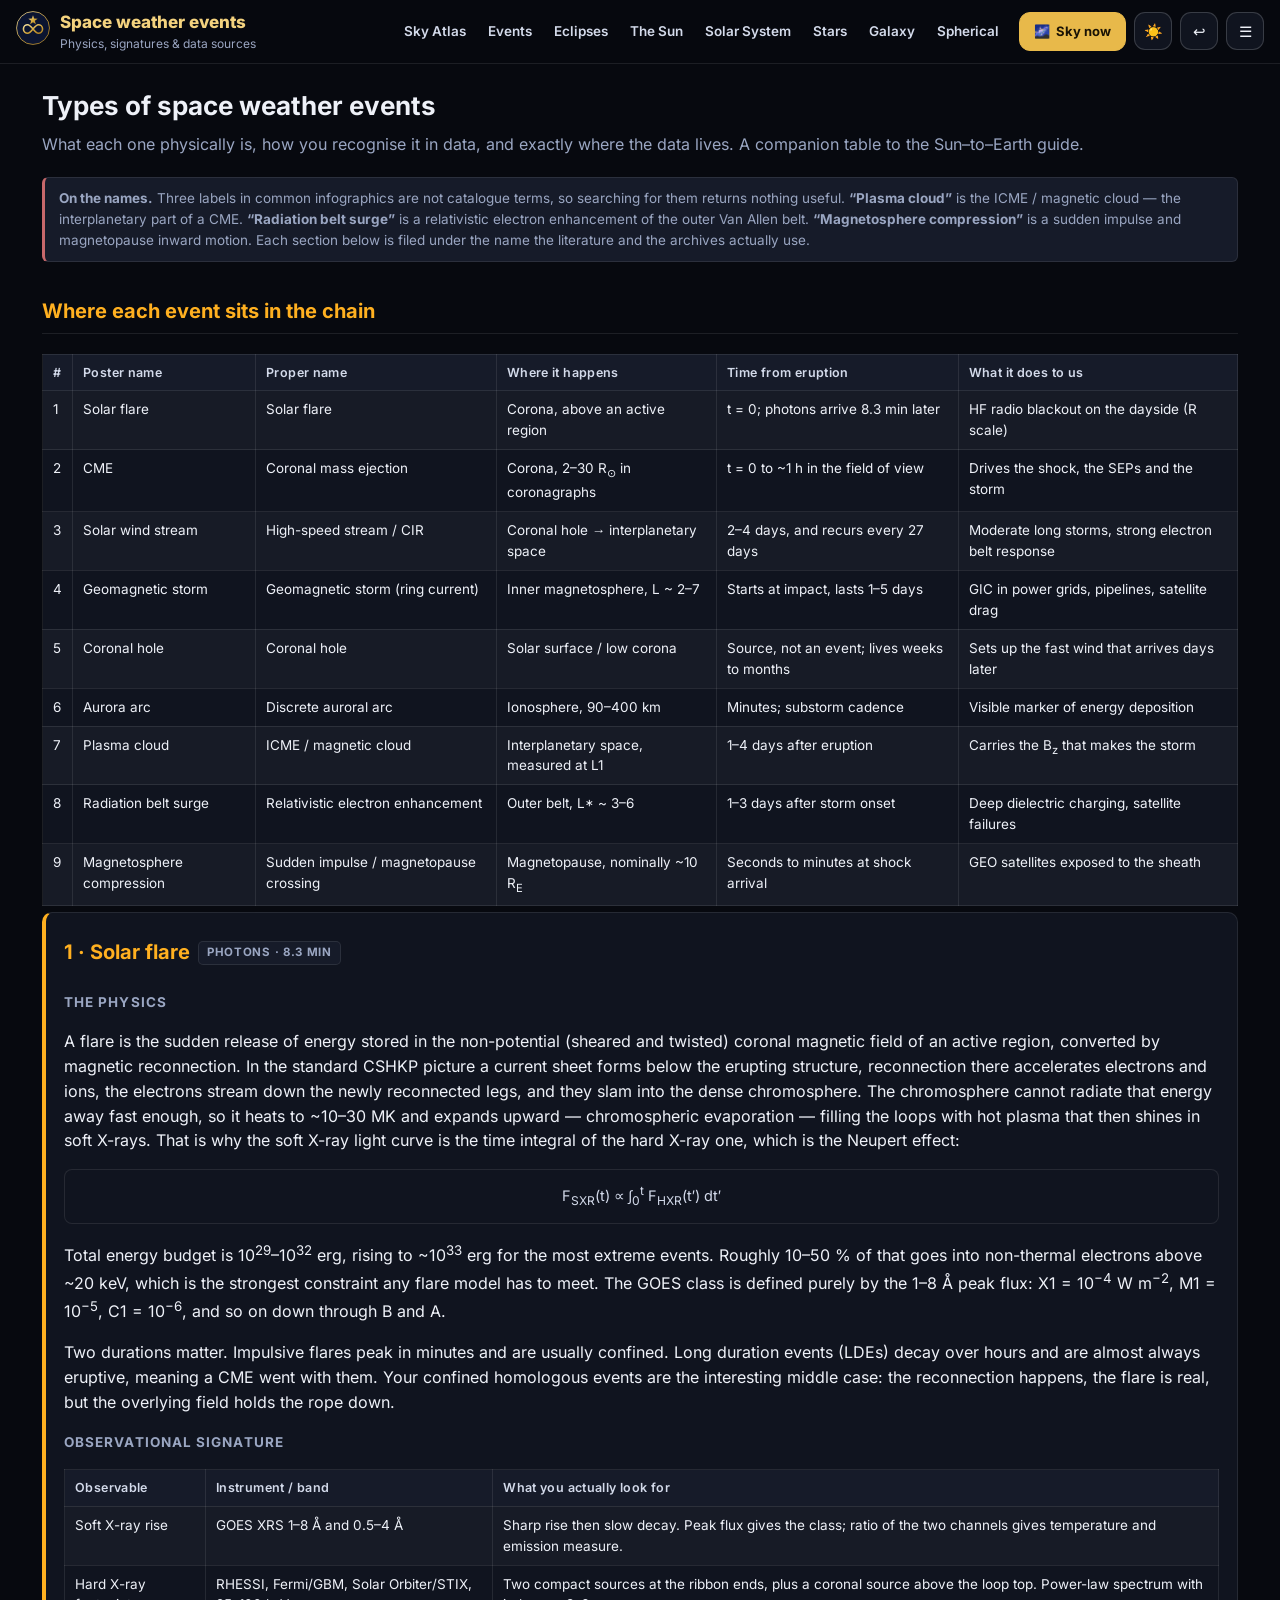
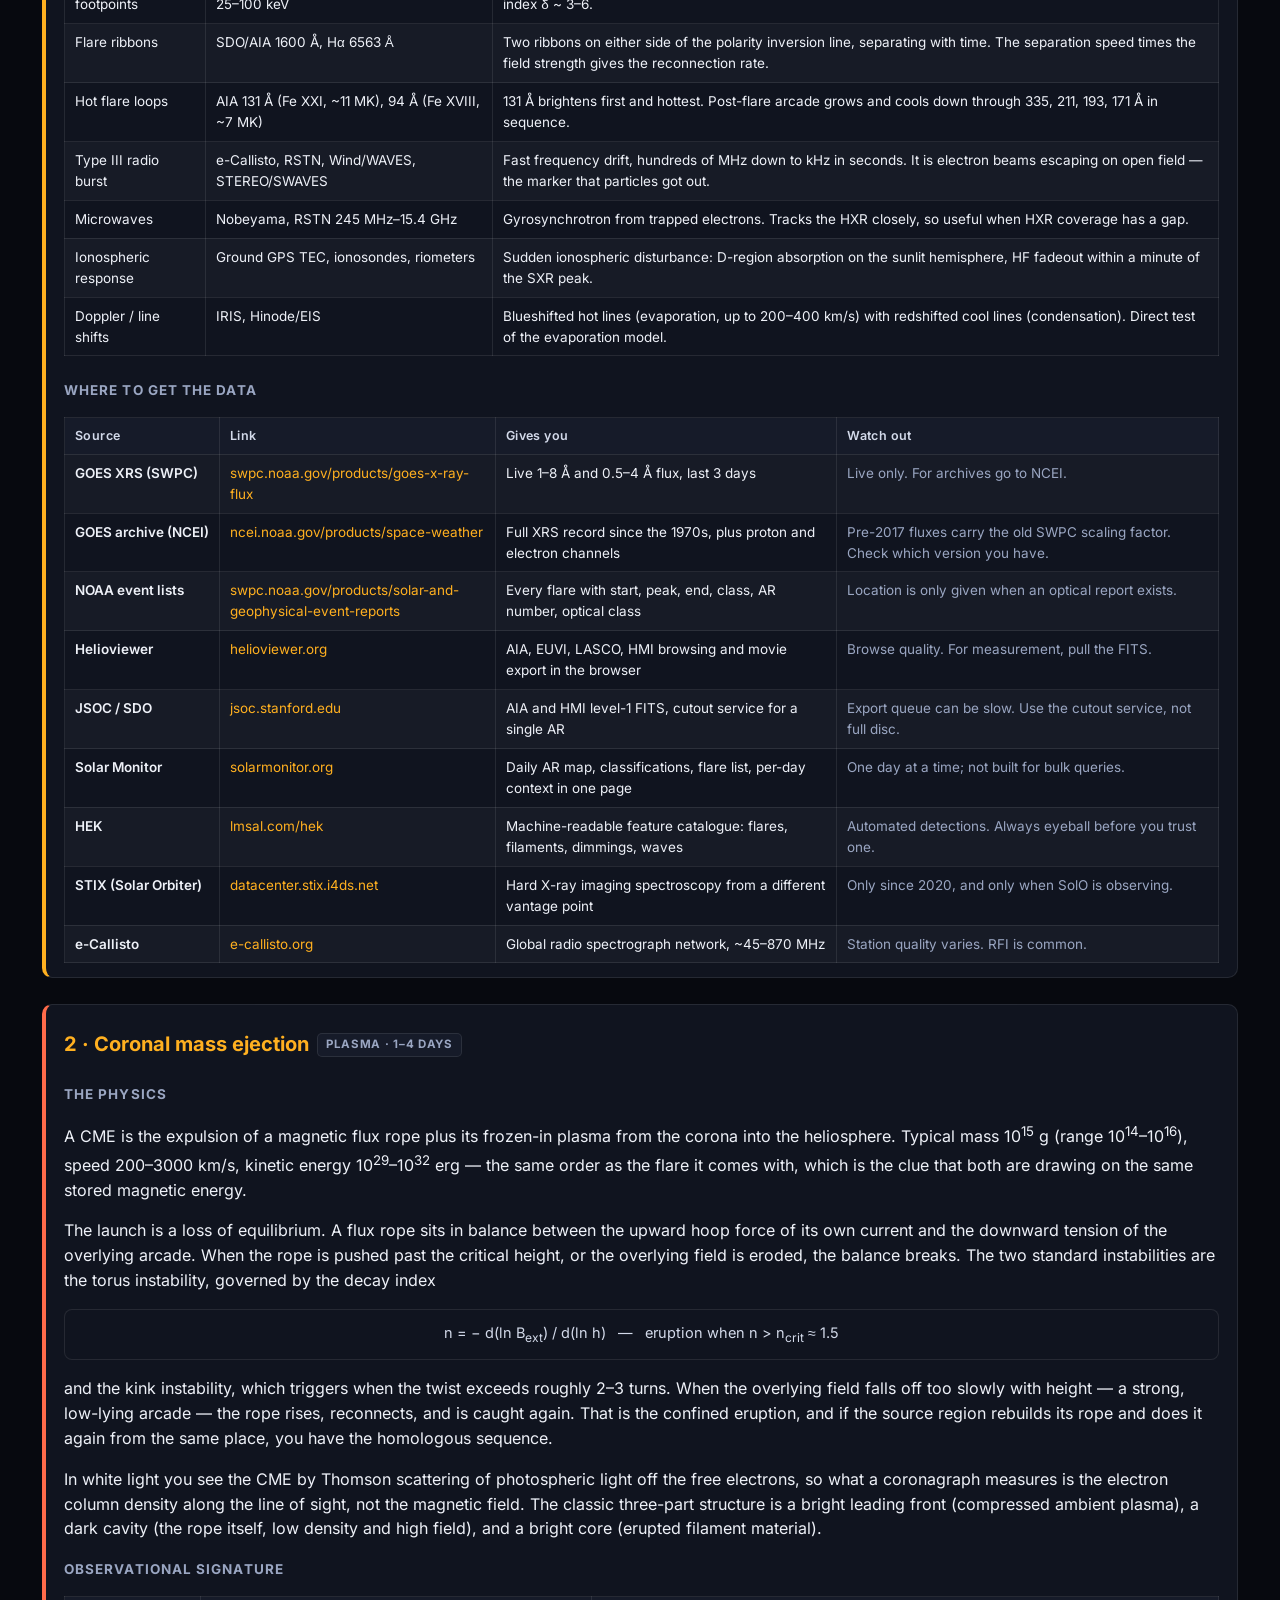
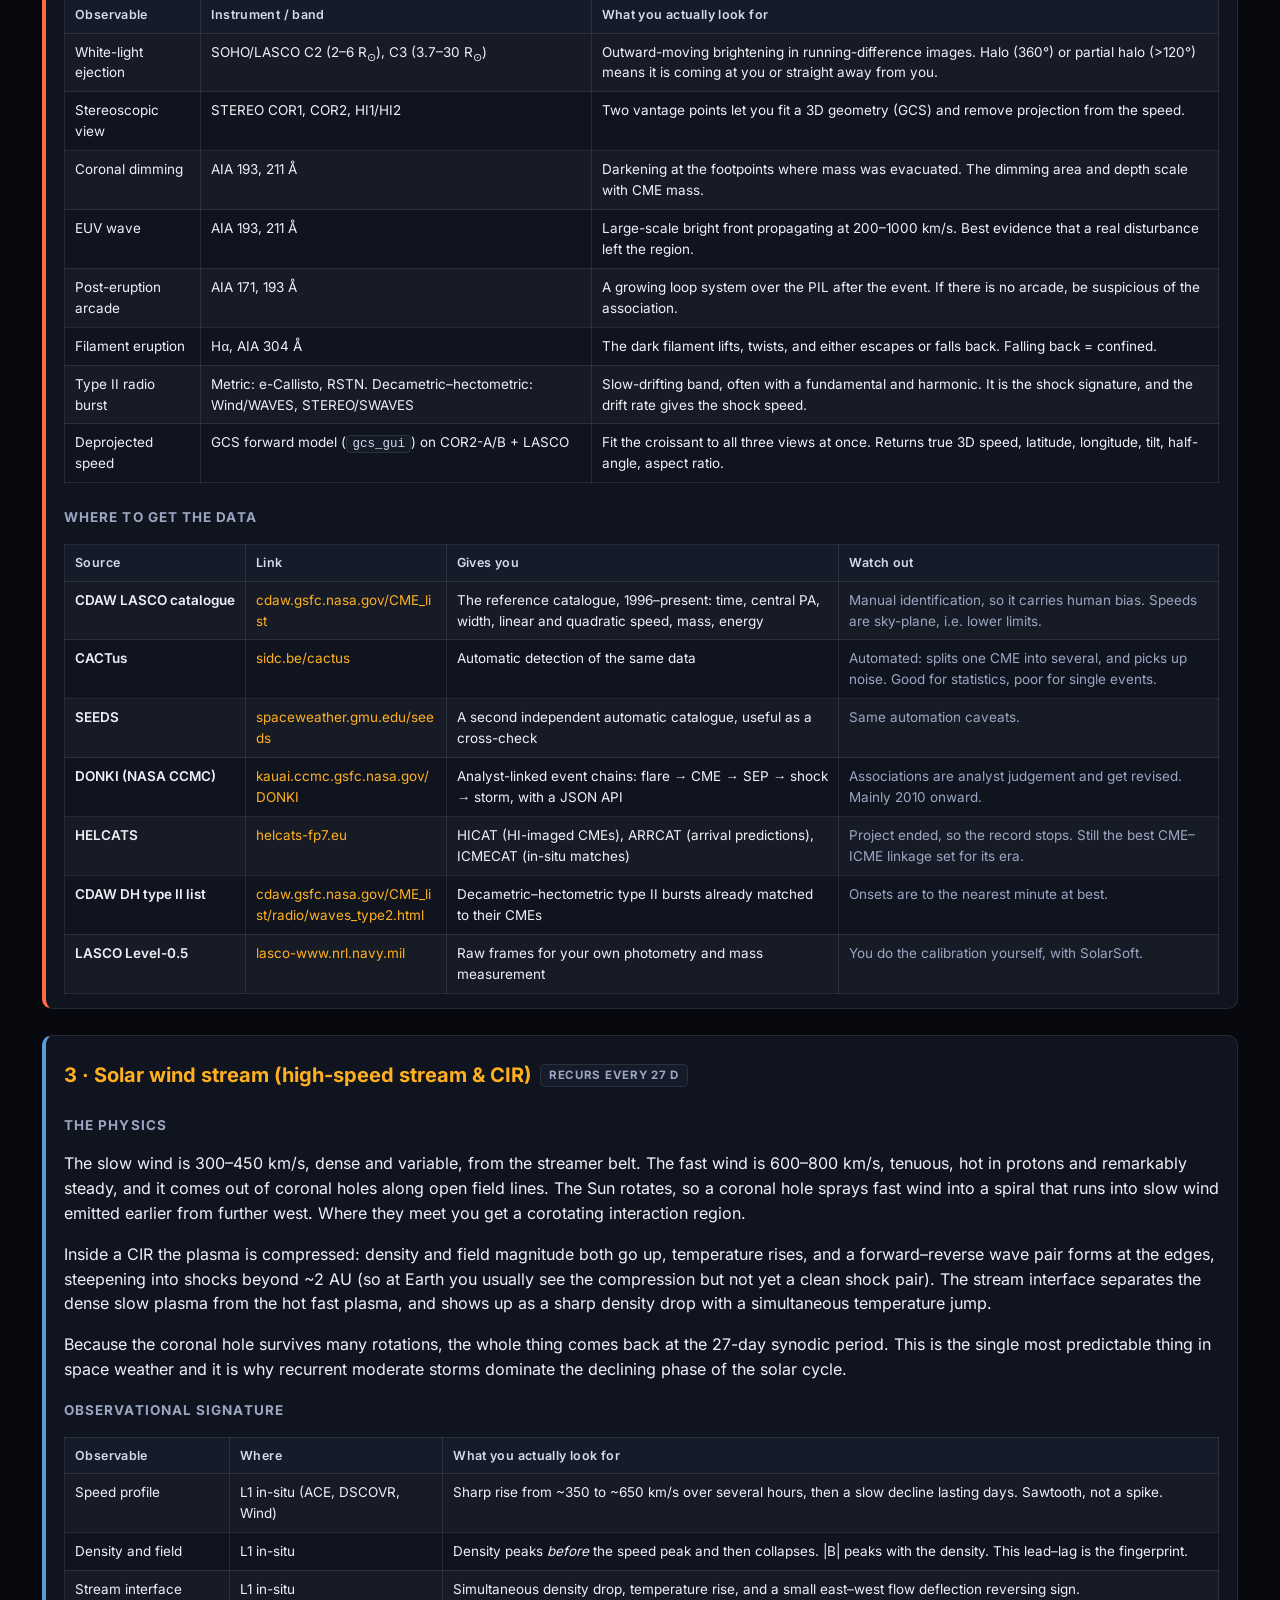
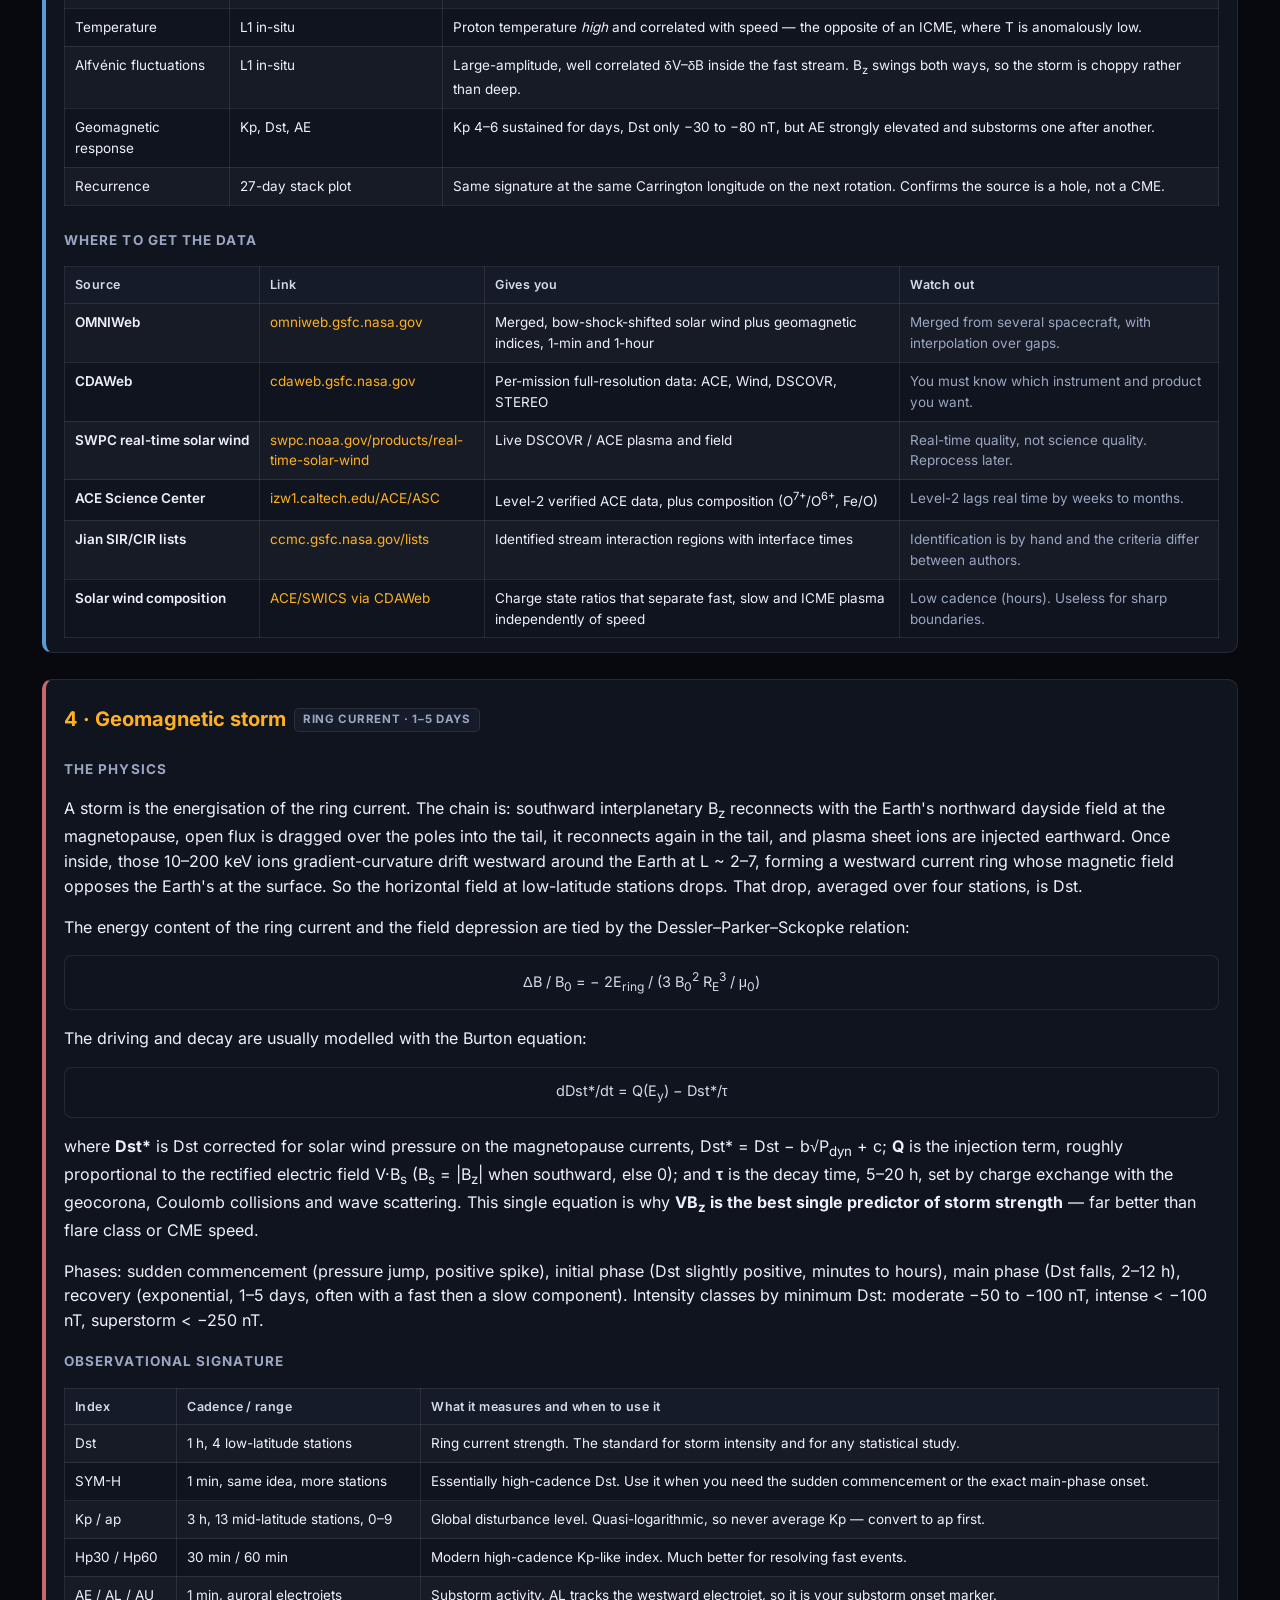
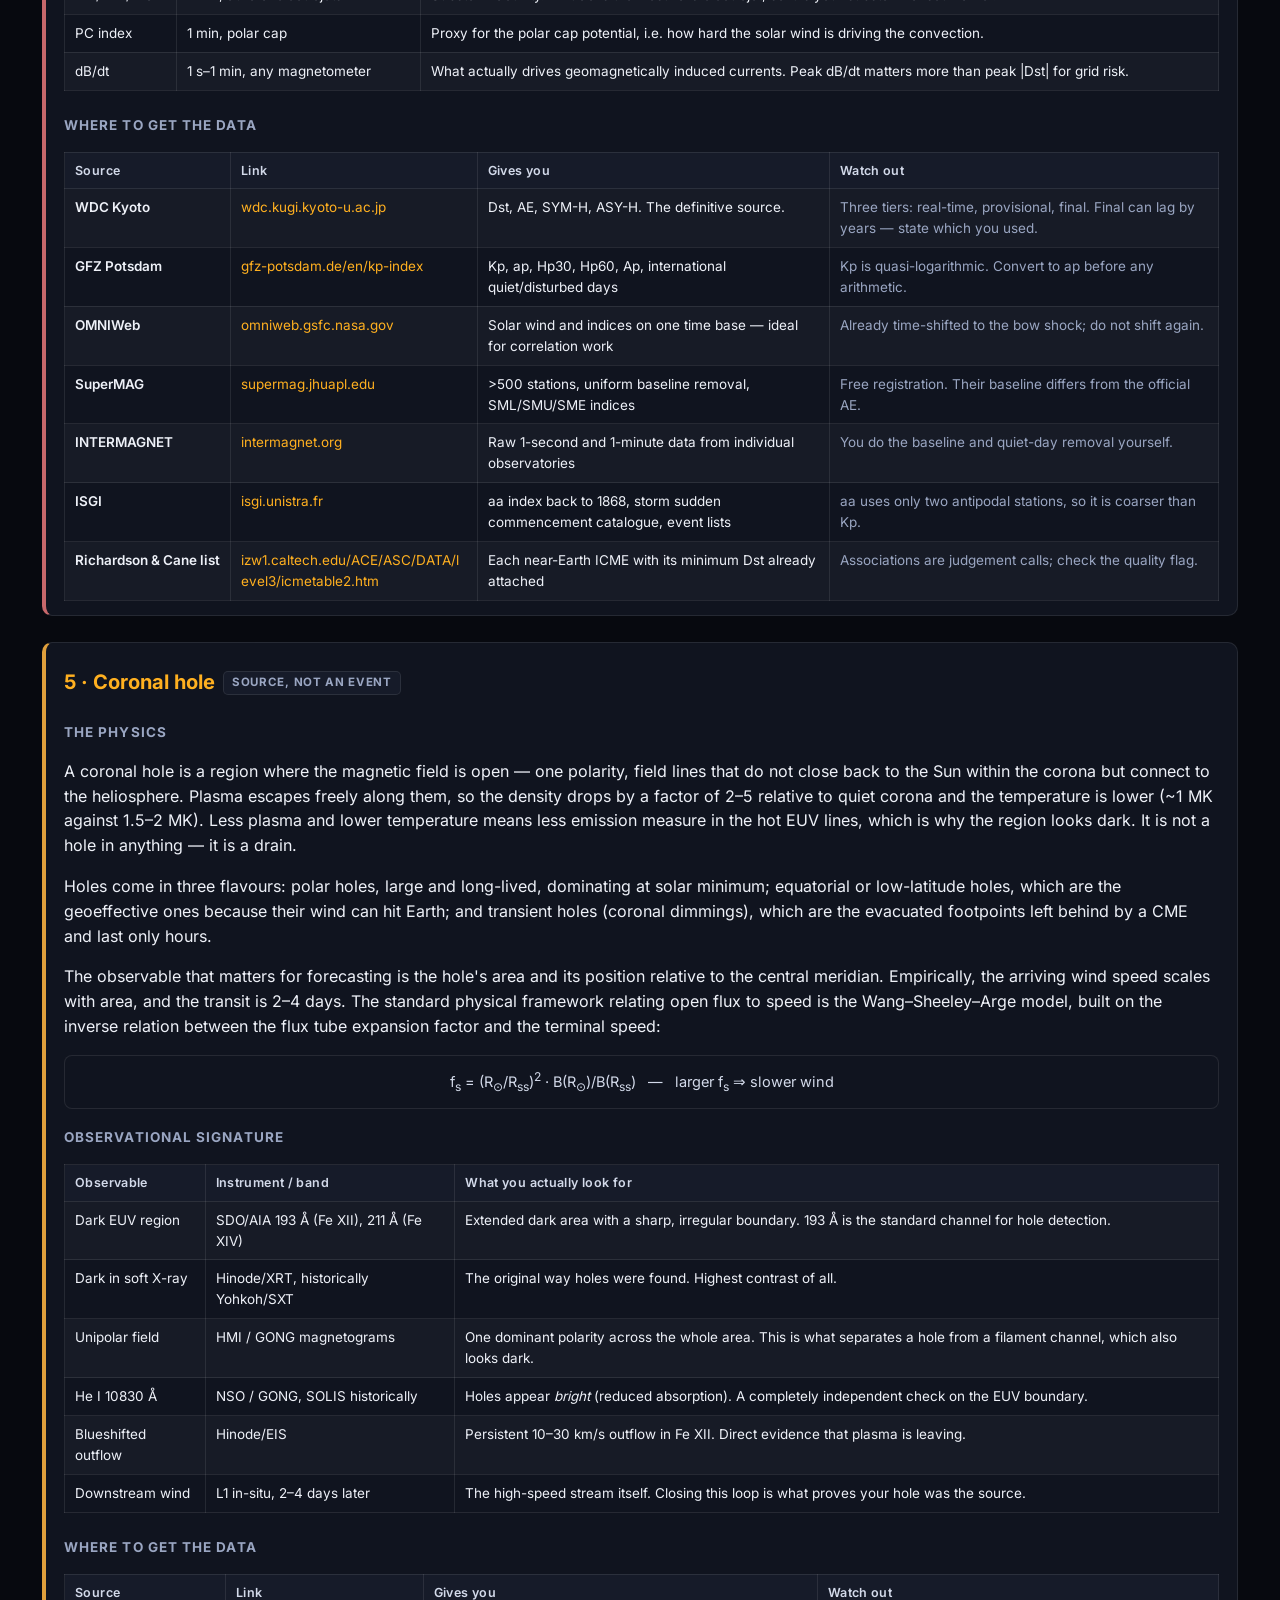
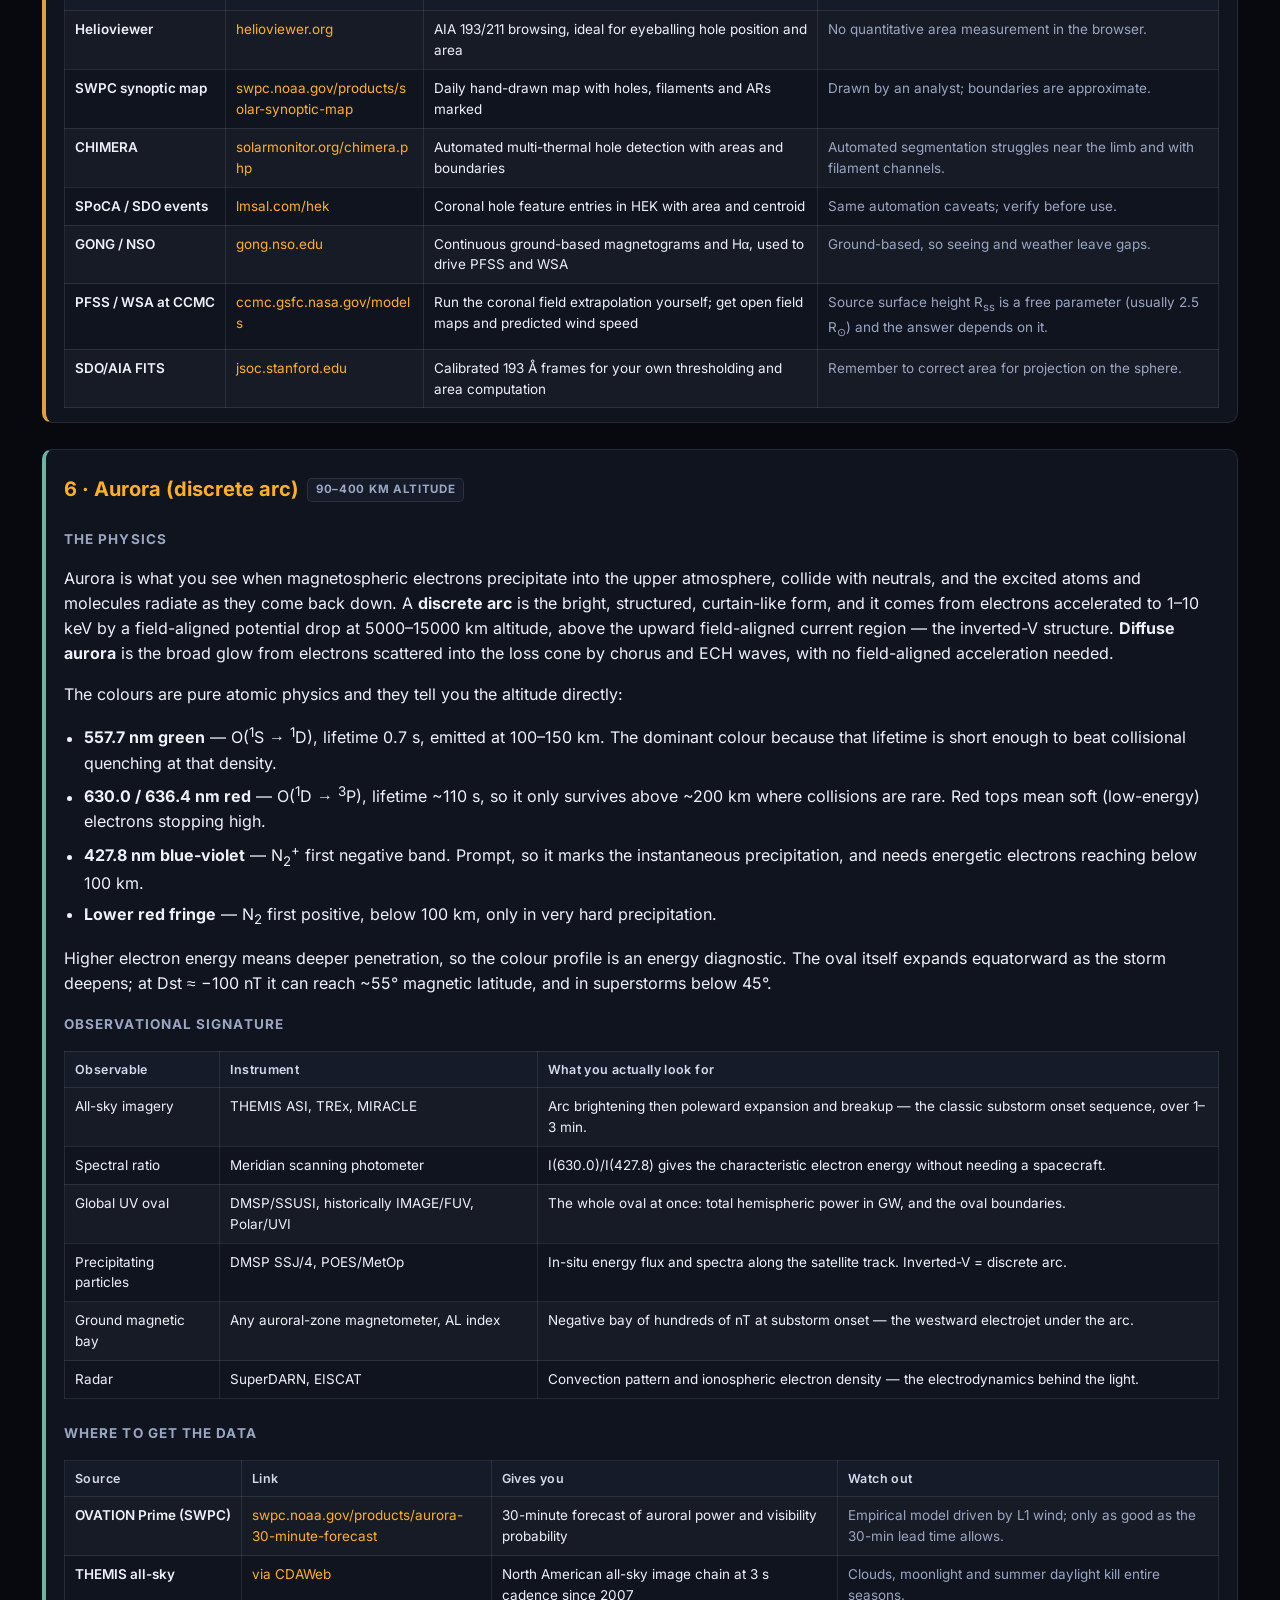
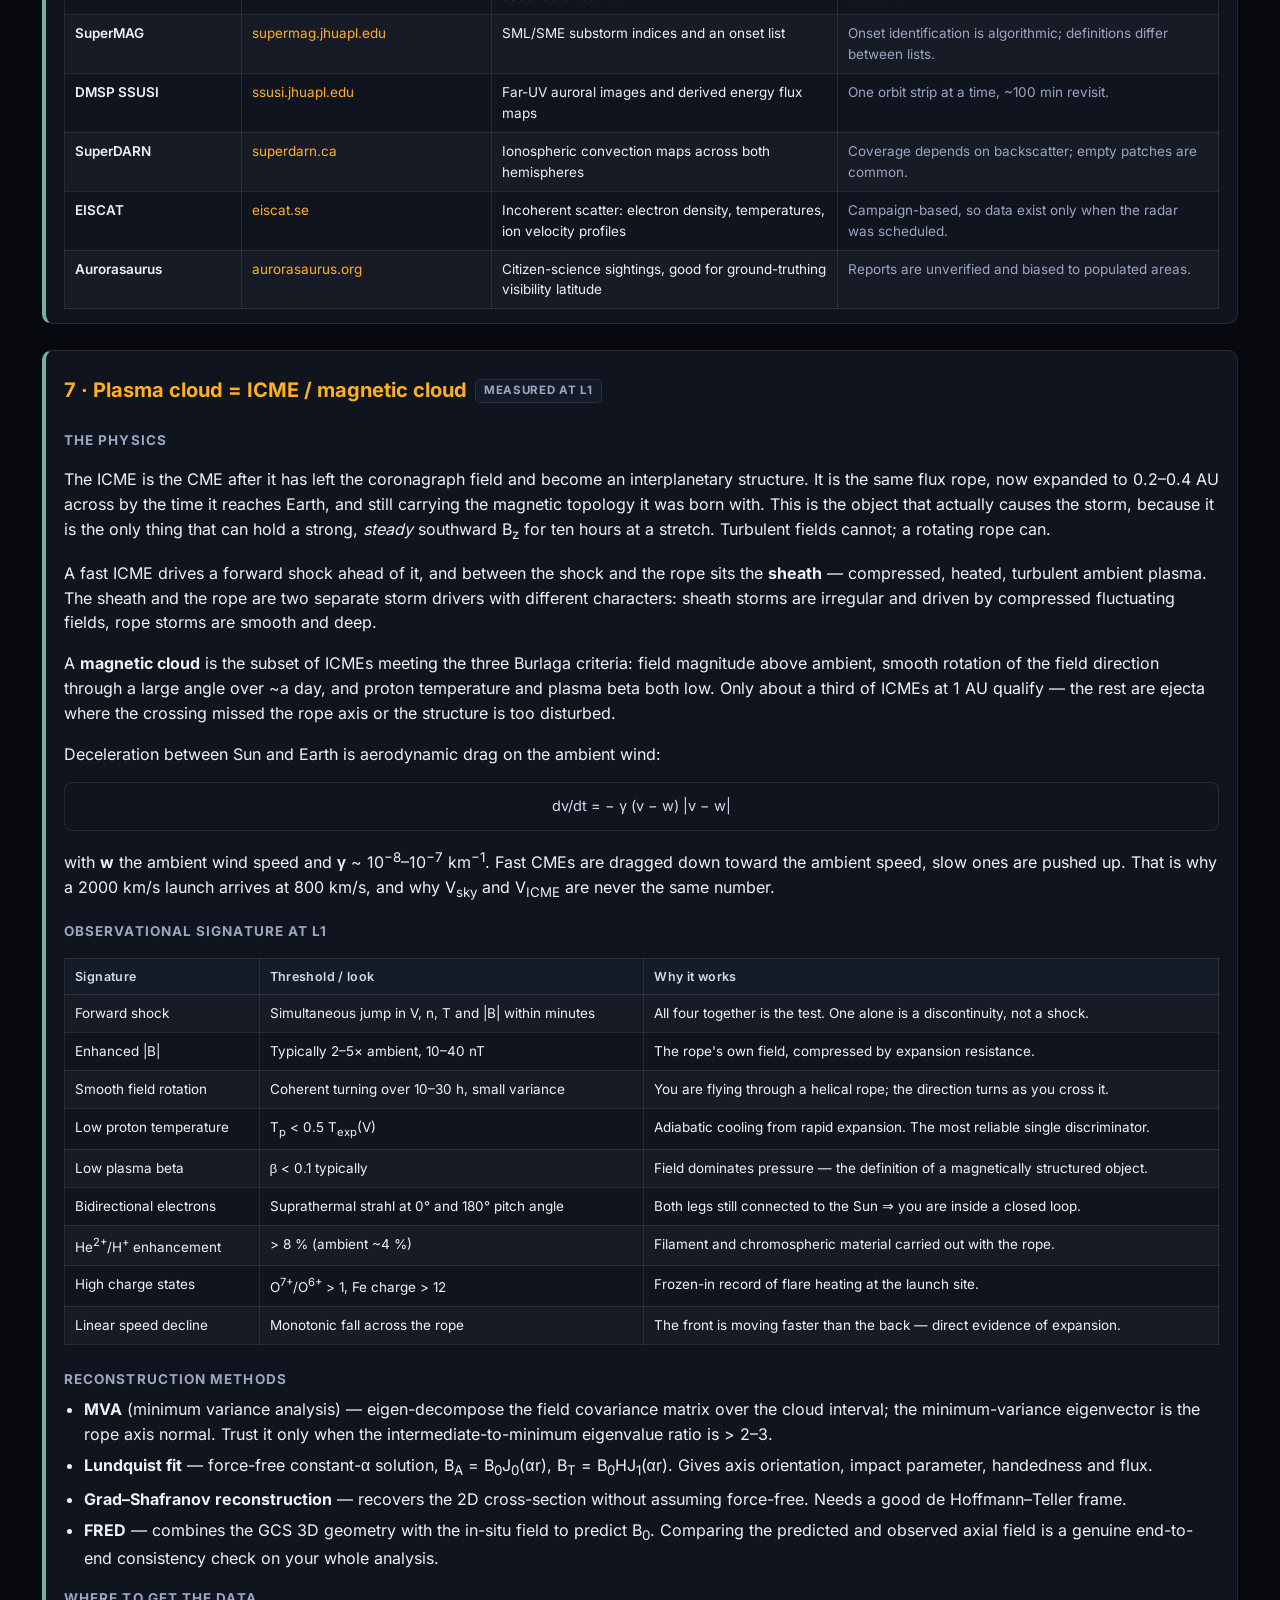
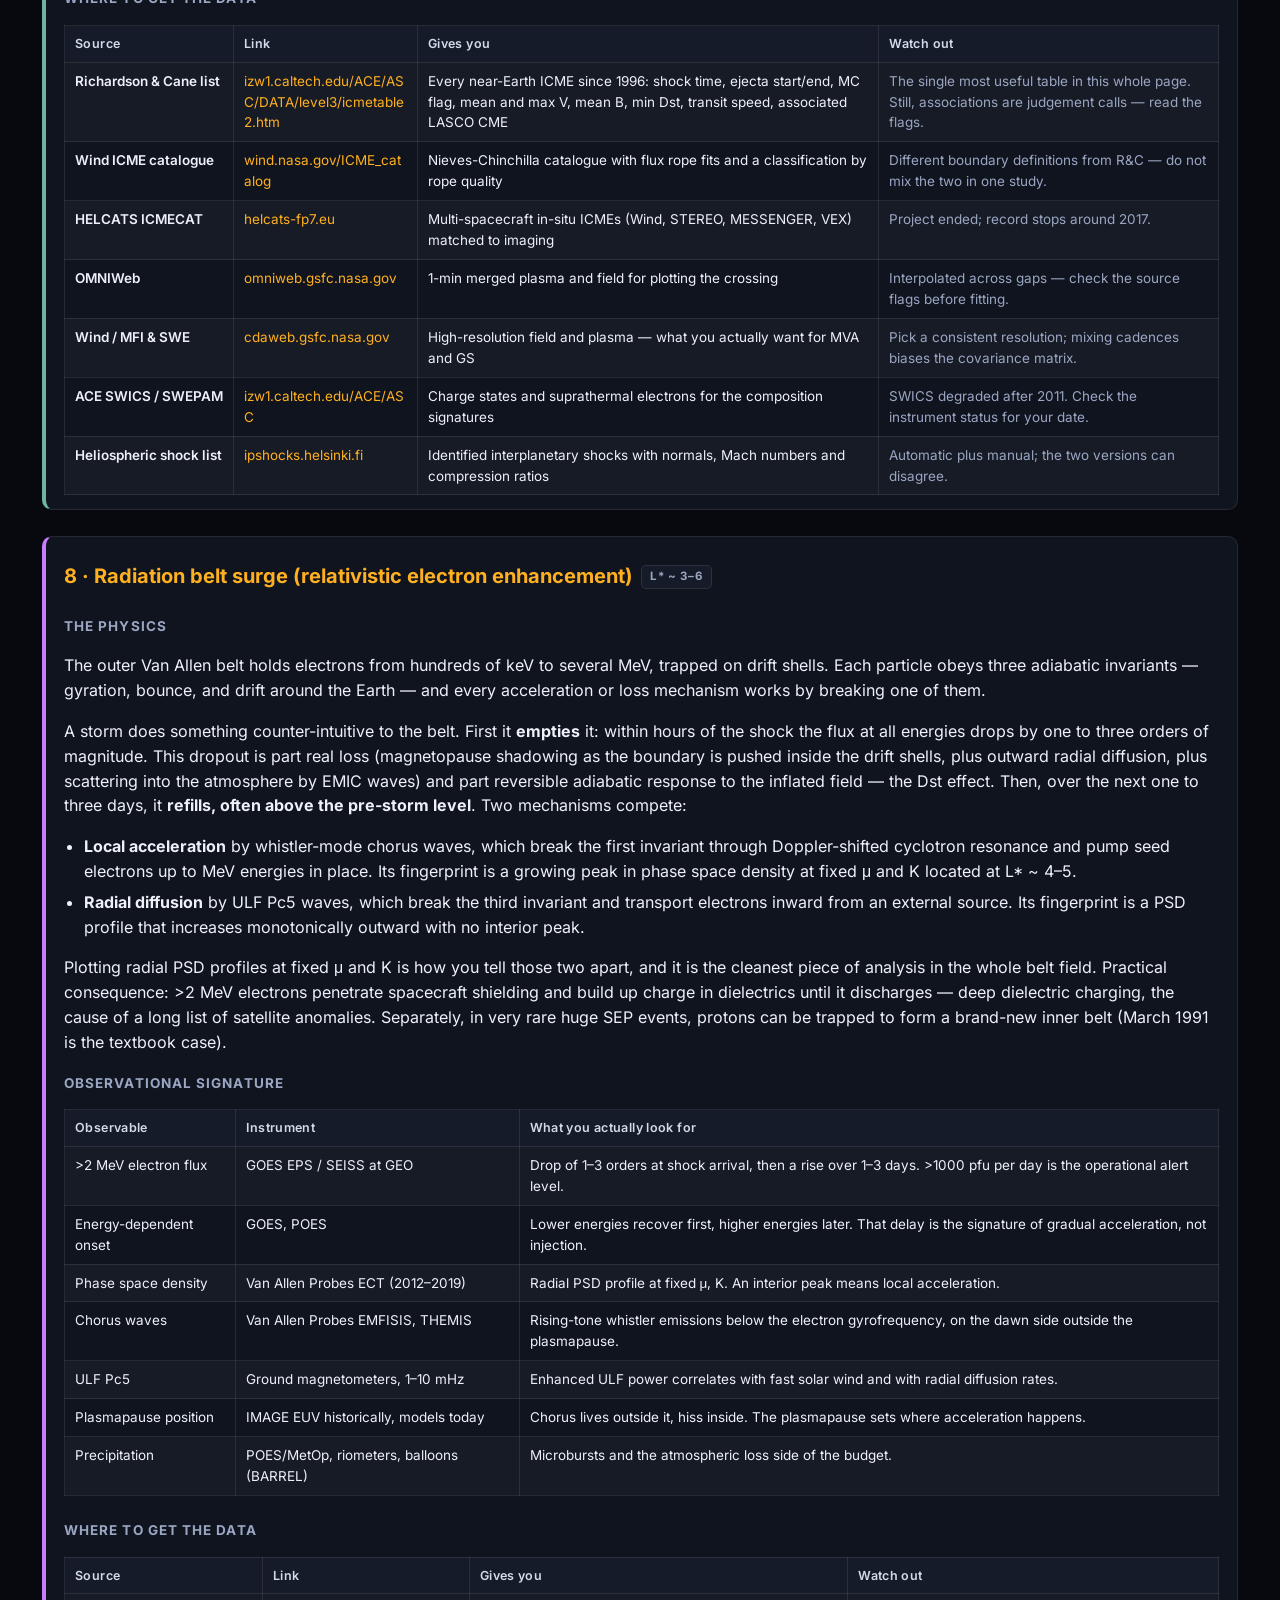
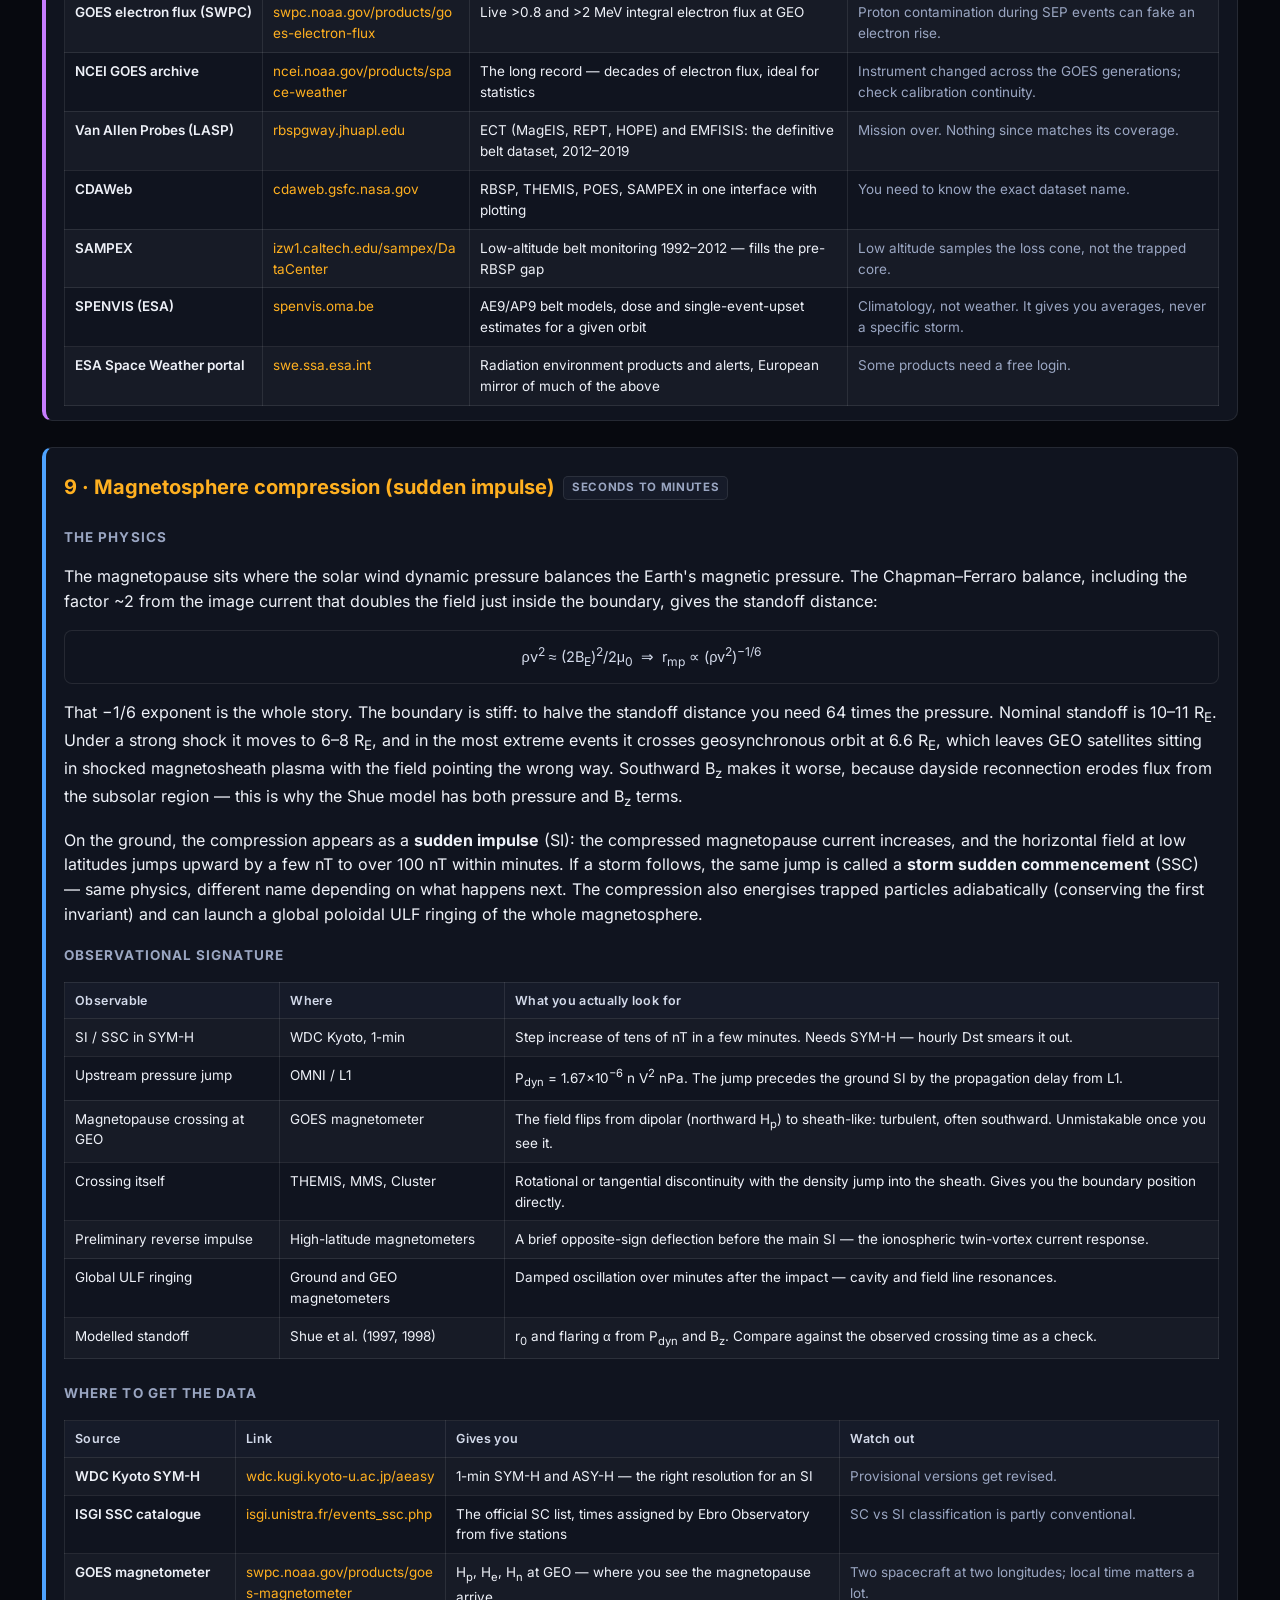
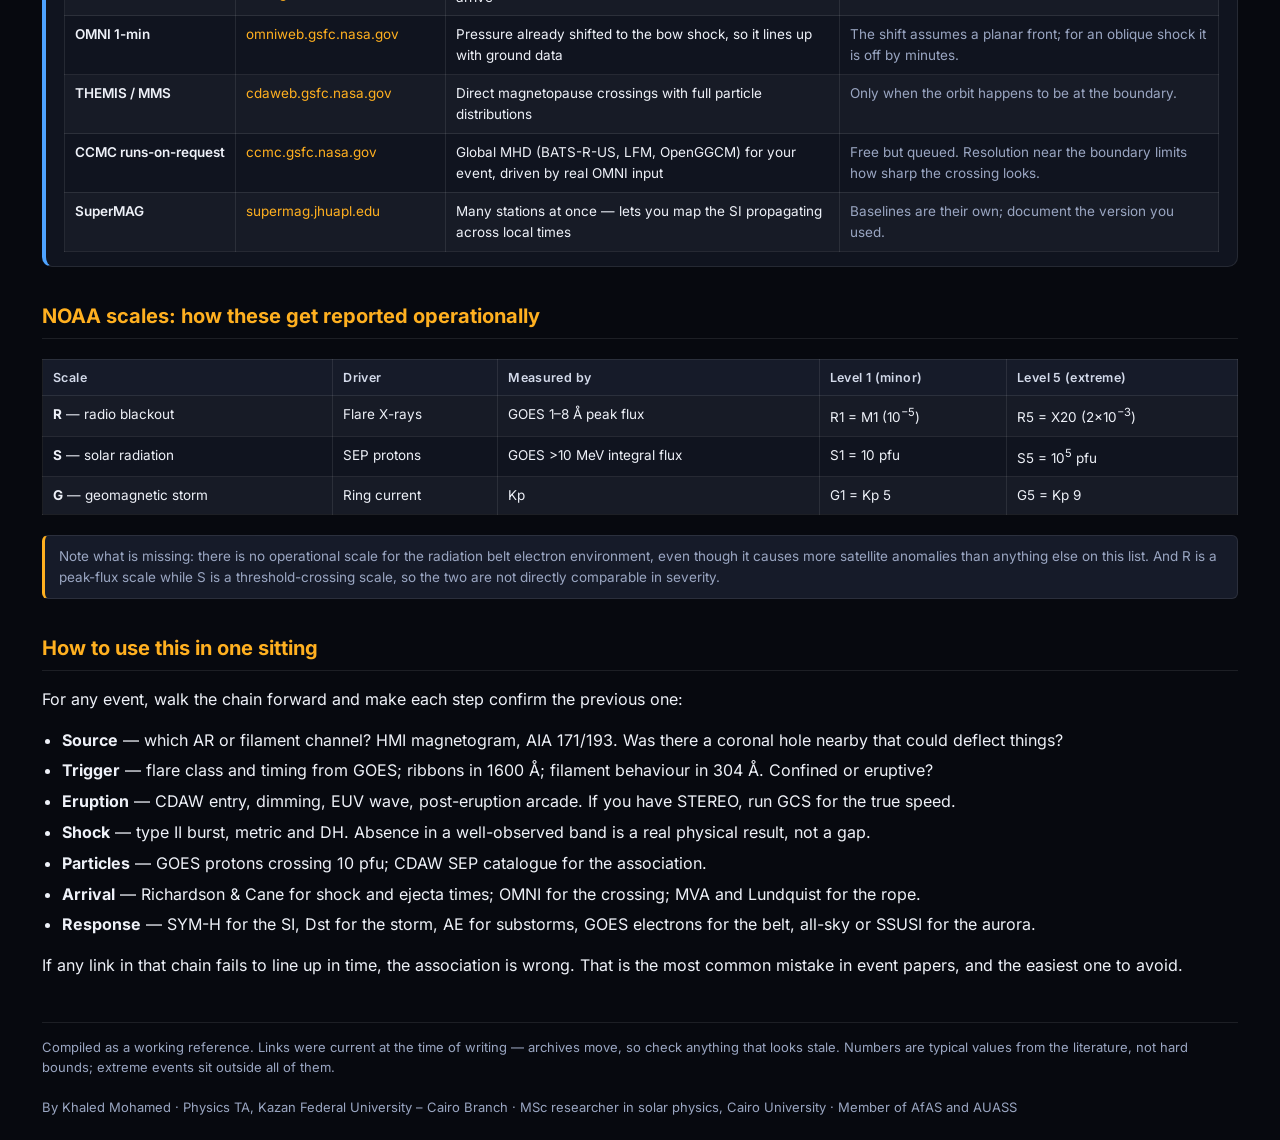
<file: space-weather.html>
<!DOCTYPE html>
<html lang="en" data-navlang="en">
<head>
<meta charset="utf-8">
<script>try{document.documentElement.dataset.theme=JSON.parse(localStorage.getItem("khSky.theme"))||"dark"}catch(e){document.documentElement.dataset.theme="dark"}</script>
<meta name="viewport" content="width=device-width, initial-scale=1">
<meta name="theme-color" content="#07090f">
<link rel="stylesheet" href="css/app.css">
<link rel="stylesheet" href="css/page.css">
<title>Types of space weather events &mdash; physics, signatures and data sources</title>
<style>
  :root{
    --panel:var(--card); --ink:var(--txt); --dim:var(--muted);
    --sun:#ffb020; --flare:#ffd166; --sep:#c77dff; --shock:#ff6b4a;
    --sheath:#e0a03c; --ejecta:#6fb3a0; --wind:#5b9bd5; --earth:#4ea3ff;
    --rose:#c7686b; --good:#6fb3a0;
  }
  [data-theme=light]{--sun:#b26a00;--flare:#9a6b00;--sep:#7a3fb0;--shock:#c2401f;--sheath:#9a6512;--ejecta:#2f7a66;--wind:#2b6aa8;--earth:#1d63b8;--rose:#a3383c;--good:#2f7a66}
  *{box-sizing:border-box;}
  body{margin:0;background:var(--bg);color:var(--ink);
    font-family:var(--font);
    line-height:1.55;}
  .wrap{max-width:1240px;margin:0 auto;padding:22px;}
  h1{font-size:26px;margin:0 0 6px;}
  h2{font-size:20px;margin:34px 0 10px;color:var(--sun);
     border-bottom:1px solid var(--line);padding-bottom:6px;}
  h3{font-size:16px;margin:22px 0 6px;color:var(--txt2);}
  h4{font-size:13.5px;margin:18px 0 6px;color:var(--dim);
     text-transform:uppercase;letter-spacing:.08em;}
  p.sub{color:var(--dim);margin:0 0 20px;}
  .panel{background:var(--panel);border:1px solid var(--line);
         border-radius:10px;padding:16px;margin-bottom:16px;}
  .evt{background:var(--panel);border:1px solid var(--line);
       border-left:4px solid var(--sun);border-radius:10px;
       padding:18px 18px 8px;margin-bottom:26px;}
  .evt.c-cme{border-left-color:var(--shock);}
  .evt.c-wind{border-left-color:var(--wind);}
  .evt.c-storm{border-left-color:var(--rose);}
  .evt.c-hole{border-left-color:var(--sheath);}
  .evt.c-aur{border-left-color:var(--good);}
  .evt.c-icme{border-left-color:var(--ejecta);}
  .evt.c-belt{border-left-color:var(--sep);}
  .evt.c-mag{border-left-color:var(--earth);}
  .tag{display:inline-block;font-size:11.5px;font-weight:700;
       letter-spacing:.06em;text-transform:uppercase;
       background:var(--card2);color:var(--dim);border:1px solid var(--line);
       border-radius:5px;padding:2px 8px;margin-left:8px;vertical-align:3px;}
  table{width:100%;border-collapse:collapse;margin:10px 0 6px;font-size:13.5px;}
  th,td{border:1px solid var(--line);padding:8px 10px;text-align:left;
        vertical-align:top;}
  th{background:var(--card2);color:var(--txt2);font-weight:600;font-size:12.5px;
     letter-spacing:.03em;}
  td{background:var(--card);color:var(--ink);}
  tr:nth-child(even) td{background:color-mix(in srgb,var(--txt) 3%,var(--card));}
  td.src{font-weight:600;white-space:nowrap;}
  td.lim{color:var(--dim);}
  a{color:var(--sun);text-decoration:none;word-break:break-word;}
  a:hover{text-decoration:underline;}
  code{background:var(--card2);border:1px solid var(--line);border-radius:4px;
       padding:1px 5px;font-size:12.5px;color:var(--txt2);}
  .eq{background:var(--card);border:1px solid var(--line);border-radius:8px;
      padding:12px 14px;margin:12px 0;font-size:14.5px;text-align:center;
      color:var(--txt2);overflow-x:auto;}
  .note{background:var(--card2);border:1px solid var(--line);
        border-left:3px solid var(--sun);border-radius:6px;
        padding:10px 14px;margin:14px 0;font-size:13.5px;color:var(--dim);}
  .warn{border-left-color:var(--rose);}
  ul{margin:8px 0 14px;padding-left:20px;}
  li{margin-bottom:6px;}
  .scroll{overflow-x:auto;}
  footer{margin-top:44px;padding-top:14px;border-top:1px solid var(--line);
         color:var(--dim);font-size:13px;}
  @media(max-width:640px){
    .wrap{padding:14px;} h1{font-size:21px;} h2{font-size:17px;}
    table{font-size:12.5px;} th,td{padding:6px 7px;}
    td.src{white-space:normal;}
  }
</style>
</head>
<body><header class="pg-top">
  <a class="brand" href="sun.html"><span id="logo"></span><div><h1>Space weather events</h1><div class="sub">Physics, signatures &amp; data sources</div></div></a>
  <button class="ibtn" id="btnLang" onclick="location.href='sun.html'" title="Back to The Sun">↩</button>
</header>
<div class="wrap">

<h1>Types of space weather events</h1>
<p class="sub">What each one physically is, how you recognise it in data, and exactly where the data lives.
A companion table to the Sun&ndash;to&ndash;Earth guide.</p>

<div class="note warn">
<b>On the names.</b> Three labels in common infographics are not catalogue terms, so searching for them
returns nothing useful. <b>&ldquo;Plasma cloud&rdquo;</b> is the ICME / magnetic cloud &mdash; the interplanetary
part of a CME. <b>&ldquo;Radiation belt surge&rdquo;</b> is a relativistic electron enhancement of the outer
Van Allen belt. <b>&ldquo;Magnetosphere compression&rdquo;</b> is a sudden impulse and magnetopause
inward motion. Each section below is filed under the name the literature and the archives actually use.
</div>

<h2>Where each event sits in the chain</h2>
<div class="scroll">
<table>
<tr><th>#</th><th>Poster name</th><th>Proper name</th><th>Where it happens</th><th>Time from eruption</th><th>What it does to us</th></tr>
<tr><td>1</td><td>Solar flare</td><td>Solar flare</td><td>Corona, above an active region</td><td>t = 0; photons arrive 8.3 min later</td><td>HF radio blackout on the dayside (R scale)</td></tr>
<tr><td>2</td><td>CME</td><td>Coronal mass ejection</td><td>Corona, 2&ndash;30 R<sub>&#8857;</sub> in coronagraphs</td><td>t = 0 to ~1 h in the field of view</td><td>Drives the shock, the SEPs and the storm</td></tr>
<tr><td>3</td><td>Solar wind stream</td><td>High-speed stream / CIR</td><td>Coronal hole &rarr; interplanetary space</td><td>2&ndash;4 days, and recurs every 27 days</td><td>Moderate long storms, strong electron belt response</td></tr>
<tr><td>4</td><td>Geomagnetic storm</td><td>Geomagnetic storm (ring current)</td><td>Inner magnetosphere, L ~ 2&ndash;7</td><td>Starts at impact, lasts 1&ndash;5 days</td><td>GIC in power grids, pipelines, satellite drag</td></tr>
<tr><td>5</td><td>Coronal hole</td><td>Coronal hole</td><td>Solar surface / low corona</td><td>Source, not an event; lives weeks to months</td><td>Sets up the fast wind that arrives days later</td></tr>
<tr><td>6</td><td>Aurora arc</td><td>Discrete auroral arc</td><td>Ionosphere, 90&ndash;400 km</td><td>Minutes; substorm cadence</td><td>Visible marker of energy deposition</td></tr>
<tr><td>7</td><td>Plasma cloud</td><td>ICME / magnetic cloud</td><td>Interplanetary space, measured at L1</td><td>1&ndash;4 days after eruption</td><td>Carries the B<sub>z</sub> that makes the storm</td></tr>
<tr><td>8</td><td>Radiation belt surge</td><td>Relativistic electron enhancement</td><td>Outer belt, L* ~ 3&ndash;6</td><td>1&ndash;3 days after storm onset</td><td>Deep dielectric charging, satellite failures</td></tr>
<tr><td>9</td><td>Magnetosphere compression</td><td>Sudden impulse / magnetopause crossing</td><td>Magnetopause, nominally ~10 R<sub>E</sub></td><td>Seconds to minutes at shock arrival</td><td>GEO satellites exposed to the sheath</td></tr>
</table>
</div>

<!-- ===================== 1 FLARE ===================== -->
<div class="evt c-flare">
<h2 style="margin-top:6px;border:none;">1 &middot; Solar flare<span class="tag">photons &middot; 8.3 min</span></h2>

<h4>The physics</h4>
<p>A flare is the sudden release of energy stored in the non-potential (sheared and twisted) coronal
magnetic field of an active region, converted by magnetic reconnection. In the standard CSHKP picture
a current sheet forms below the erupting structure, reconnection there accelerates electrons and ions,
the electrons stream down the newly reconnected legs, and they slam into the dense chromosphere. The
chromosphere cannot radiate that energy away fast enough, so it heats to ~10&ndash;30 MK and expands
upward &mdash; chromospheric evaporation &mdash; filling the loops with hot plasma that then shines in
soft X-rays. That is why the soft X-ray light curve is the time integral of the hard X-ray one, which
is the Neupert effect:</p>

<div class="eq">F<sub>SXR</sub>(t) &prop; &int;<sub>0</sub><sup>t</sup> F<sub>HXR</sub>(t&prime;) dt&prime;</div>

<p>Total energy budget is 10<sup>29</sup>&ndash;10<sup>32</sup> erg, rising to ~10<sup>33</sup> erg for the
most extreme events. Roughly 10&ndash;50&nbsp;% of that goes into non-thermal electrons above ~20 keV, which
is the strongest constraint any flare model has to meet. The GOES class is defined purely by the
1&ndash;8&nbsp;&#8491; peak flux: X1 = 10<sup>&minus;4</sup> W&nbsp;m<sup>&minus;2</sup>, M1 = 10<sup>&minus;5</sup>,
C1 = 10<sup>&minus;6</sup>, and so on down through B and A.</p>

<p>Two durations matter. Impulsive flares peak in minutes and are usually confined. Long duration events
(LDEs) decay over hours and are almost always eruptive, meaning a CME went with them. Your confined
homologous events are the interesting middle case: the reconnection happens, the flare is real, but the
overlying field holds the rope down.</p>

<h4>Observational signature</h4>
<div class="scroll">
<table>
<tr><th>Observable</th><th>Instrument / band</th><th>What you actually look for</th></tr>
<tr><td>Soft X-ray rise</td><td>GOES XRS 1&ndash;8 &#8491; and 0.5&ndash;4 &#8491;</td><td>Sharp rise then slow decay. Peak flux gives the class; ratio of the two channels gives temperature and emission measure.</td></tr>
<tr><td>Hard X-ray footpoints</td><td>RHESSI, Fermi/GBM, Solar Orbiter/STIX, 25&ndash;100 keV</td><td>Two compact sources at the ribbon ends, plus a coronal source above the loop top. Power-law spectrum with index &delta; ~ 3&ndash;6.</td></tr>
<tr><td>Flare ribbons</td><td>SDO/AIA 1600 &#8491;, H&alpha; 6563 &#8491;</td><td>Two ribbons on either side of the polarity inversion line, separating with time. The separation speed times the field strength gives the reconnection rate.</td></tr>
<tr><td>Hot flare loops</td><td>AIA 131 &#8491; (Fe XXI, ~11 MK), 94 &#8491; (Fe XVIII, ~7 MK)</td><td>131 &#8491; brightens first and hottest. Post-flare arcade grows and cools down through 335, 211, 193, 171 &#8491; in sequence.</td></tr>
<tr><td>Type III radio burst</td><td>e-Callisto, RSTN, Wind/WAVES, STEREO/SWAVES</td><td>Fast frequency drift, hundreds of MHz down to kHz in seconds. It is electron beams escaping on open field &mdash; the marker that particles got out.</td></tr>
<tr><td>Microwaves</td><td>Nobeyama, RSTN 245 MHz&ndash;15.4 GHz</td><td>Gyrosynchrotron from trapped electrons. Tracks the HXR closely, so useful when HXR coverage has a gap.</td></tr>
<tr><td>Ionospheric response</td><td>Ground GPS TEC, ionosondes, riometers</td><td>Sudden ionospheric disturbance: D-region absorption on the sunlit hemisphere, HF fadeout within a minute of the SXR peak.</td></tr>
<tr><td>Doppler / line shifts</td><td>IRIS, Hinode/EIS</td><td>Blueshifted hot lines (evaporation, up to 200&ndash;400 km/s) with redshifted cool lines (condensation). Direct test of the evaporation model.</td></tr>
</table>
</div>

<h4>Where to get the data</h4>
<div class="scroll">
<table>
<tr><th>Source</th><th>Link</th><th>Gives you</th><th>Watch out</th></tr>
<tr><td class="src">GOES XRS (SWPC)</td><td><a href="https://www.swpc.noaa.gov/products/goes-x-ray-flux">swpc.noaa.gov/products/goes-x-ray-flux</a></td><td>Live 1&ndash;8 &#8491; and 0.5&ndash;4 &#8491; flux, last 3 days</td><td class="lim">Live only. For archives go to NCEI.</td></tr>
<tr><td class="src">GOES archive (NCEI)</td><td><a href="https://www.ncei.noaa.gov/products/space-weather">ncei.noaa.gov/products/space-weather</a></td><td>Full XRS record since the 1970s, plus proton and electron channels</td><td class="lim">Pre-2017 fluxes carry the old SWPC scaling factor. Check which version you have.</td></tr>
<tr><td class="src">NOAA event lists</td><td><a href="https://www.swpc.noaa.gov/products/solar-and-geophysical-event-reports">swpc.noaa.gov/products/solar-and-geophysical-event-reports</a></td><td>Every flare with start, peak, end, class, AR number, optical class</td><td class="lim">Location is only given when an optical report exists.</td></tr>
<tr><td class="src">Helioviewer</td><td><a href="https://helioviewer.org/">helioviewer.org</a></td><td>AIA, EUVI, LASCO, HMI browsing and movie export in the browser</td><td class="lim">Browse quality. For measurement, pull the FITS.</td></tr>
<tr><td class="src">JSOC / SDO</td><td><a href="http://jsoc.stanford.edu/">jsoc.stanford.edu</a></td><td>AIA and HMI level-1 FITS, cutout service for a single AR</td><td class="lim">Export queue can be slow. Use the cutout service, not full disc.</td></tr>
<tr><td class="src">Solar Monitor</td><td><a href="https://solarmonitor.org/">solarmonitor.org</a></td><td>Daily AR map, classifications, flare list, per-day context in one page</td><td class="lim">One day at a time; not built for bulk queries.</td></tr>
<tr><td class="src">HEK</td><td><a href="https://www.lmsal.com/hek/">lmsal.com/hek</a></td><td>Machine-readable feature catalogue: flares, filaments, dimmings, waves</td><td class="lim">Automated detections. Always eyeball before you trust one.</td></tr>
<tr><td class="src">STIX (Solar Orbiter)</td><td><a href="https://datacenter.stix.i4ds.net/">datacenter.stix.i4ds.net</a></td><td>Hard X-ray imaging spectroscopy from a different vantage point</td><td class="lim">Only since 2020, and only when SolO is observing.</td></tr>
<tr><td class="src">e-Callisto</td><td><a href="https://www.e-callisto.org/">e-callisto.org</a></td><td>Global radio spectrograph network, ~45&ndash;870 MHz</td><td class="lim">Station quality varies. RFI is common.</td></tr>
</table>
</div>
</div>

<!-- ===================== 2 CME ===================== -->
<div class="evt c-cme">
<h2 style="margin-top:6px;border:none;">2 &middot; Coronal mass ejection<span class="tag">plasma &middot; 1&ndash;4 days</span></h2>

<h4>The physics</h4>
<p>A CME is the expulsion of a magnetic flux rope plus its frozen-in plasma from the corona into the
heliosphere. Typical mass 10<sup>15</sup> g (range 10<sup>14</sup>&ndash;10<sup>16</sup>), speed
200&ndash;3000 km/s, kinetic energy 10<sup>29</sup>&ndash;10<sup>32</sup> erg &mdash; the same order as the
flare it comes with, which is the clue that both are drawing on the same stored magnetic energy.</p>

<p>The launch is a loss of equilibrium. A flux rope sits in balance between the upward hoop force of its
own current and the downward tension of the overlying arcade. When the rope is pushed past the critical
height, or the overlying field is eroded, the balance breaks. The two standard instabilities are the
torus instability, governed by the decay index</p>

<div class="eq">n = &minus; d(ln B<sub>ext</sub>) / d(ln h) &nbsp;&nbsp;&mdash;&nbsp;&nbsp; eruption when n &gt; n<sub>crit</sub> &asymp; 1.5</div>

<p>and the kink instability, which triggers when the twist exceeds roughly 2&ndash;3 turns. When the
overlying field falls off too slowly with height &mdash; a strong, low-lying arcade &mdash; the rope rises,
reconnects, and is caught again. That is the confined eruption, and if the source region rebuilds its
rope and does it again from the same place, you have the homologous sequence.</p>

<p>In white light you see the CME by Thomson scattering of photospheric light off the free electrons,
so what a coronagraph measures is the electron column density along the line of sight, not the magnetic
field. The classic three-part structure is a bright leading front (compressed ambient plasma), a dark
cavity (the rope itself, low density and high field), and a bright core (erupted filament material).</p>

<h4>Observational signature</h4>
<div class="scroll">
<table>
<tr><th>Observable</th><th>Instrument / band</th><th>What you actually look for</th></tr>
<tr><td>White-light ejection</td><td>SOHO/LASCO C2 (2&ndash;6 R<sub>&#8857;</sub>), C3 (3.7&ndash;30 R<sub>&#8857;</sub>)</td><td>Outward-moving brightening in running-difference images. Halo (360&deg;) or partial halo (&gt;120&deg;) means it is coming at you or straight away from you.</td></tr>
<tr><td>Stereoscopic view</td><td>STEREO COR1, COR2, HI1/HI2</td><td>Two vantage points let you fit a 3D geometry (GCS) and remove projection from the speed.</td></tr>
<tr><td>Coronal dimming</td><td>AIA 193, 211 &#8491;</td><td>Darkening at the footpoints where mass was evacuated. The dimming area and depth scale with CME mass.</td></tr>
<tr><td>EUV wave</td><td>AIA 193, 211 &#8491;</td><td>Large-scale bright front propagating at 200&ndash;1000 km/s. Best evidence that a real disturbance left the region.</td></tr>
<tr><td>Post-eruption arcade</td><td>AIA 171, 193 &#8491;</td><td>A growing loop system over the PIL after the event. If there is no arcade, be suspicious of the association.</td></tr>
<tr><td>Filament eruption</td><td>H&alpha;, AIA 304 &#8491;</td><td>The dark filament lifts, twists, and either escapes or falls back. Falling back = confined.</td></tr>
<tr><td>Type II radio burst</td><td>Metric: e-Callisto, RSTN. Decametric&ndash;hectometric: Wind/WAVES, STEREO/SWAVES</td><td>Slow-drifting band, often with a fundamental and harmonic. It is the shock signature, and the drift rate gives the shock speed.</td></tr>
<tr><td>Deprojected speed</td><td>GCS forward model (<code>gcs_gui</code>) on COR2-A/B + LASCO</td><td>Fit the croissant to all three views at once. Returns true 3D speed, latitude, longitude, tilt, half-angle, aspect ratio.</td></tr>
</table>
</div>

<h4>Where to get the data</h4>
<div class="scroll">
<table>
<tr><th>Source</th><th>Link</th><th>Gives you</th><th>Watch out</th></tr>
<tr><td class="src">CDAW LASCO catalogue</td><td><a href="https://cdaw.gsfc.nasa.gov/CME_list/">cdaw.gsfc.nasa.gov/CME_list</a></td><td>The reference catalogue, 1996&ndash;present: time, central PA, width, linear and quadratic speed, mass, energy</td><td class="lim">Manual identification, so it carries human bias. Speeds are sky-plane, i.e. lower limits.</td></tr>
<tr><td class="src">CACTus</td><td><a href="https://www.sidc.be/cactus/">sidc.be/cactus</a></td><td>Automatic detection of the same data</td><td class="lim">Automated: splits one CME into several, and picks up noise. Good for statistics, poor for single events.</td></tr>
<tr><td class="src">SEEDS</td><td><a href="http://spaceweather.gmu.edu/seeds/">spaceweather.gmu.edu/seeds</a></td><td>A second independent automatic catalogue, useful as a cross-check</td><td class="lim">Same automation caveats.</td></tr>
<tr><td class="src">DONKI (NASA CCMC)</td><td><a href="https://kauai.ccmc.gsfc.nasa.gov/DONKI/">kauai.ccmc.gsfc.nasa.gov/DONKI</a></td><td>Analyst-linked event chains: flare &rarr; CME &rarr; SEP &rarr; shock &rarr; storm, with a JSON API</td><td class="lim">Associations are analyst judgement and get revised. Mainly 2010 onward.</td></tr>
<tr><td class="src">HELCATS</td><td><a href="https://www.helcats-fp7.eu/">helcats-fp7.eu</a></td><td>HICAT (HI-imaged CMEs), ARRCAT (arrival predictions), ICMECAT (in-situ matches)</td><td class="lim">Project ended, so the record stops. Still the best CME&ndash;ICME linkage set for its era.</td></tr>
<tr><td class="src">CDAW DH type II list</td><td><a href="https://cdaw.gsfc.nasa.gov/CME_list/radio/waves_type2.html">cdaw.gsfc.nasa.gov/CME_list/radio/waves_type2.html</a></td><td>Decametric&ndash;hectometric type II bursts already matched to their CMEs</td><td class="lim">Onsets are to the nearest minute at best.</td></tr>
<tr><td class="src">LASCO Level-0.5</td><td><a href="https://lasco-www.nrl.navy.mil/">lasco-www.nrl.navy.mil</a></td><td>Raw frames for your own photometry and mass measurement</td><td class="lim">You do the calibration yourself, with SolarSoft.</td></tr>
</table>
</div>
</div>

<!-- ===================== 3 HSS / CIR ===================== -->
<div class="evt c-wind">
<h2 style="margin-top:6px;border:none;">3 &middot; Solar wind stream (high-speed stream &amp; CIR)<span class="tag">recurs every 27 d</span></h2>

<h4>The physics</h4>
<p>The slow wind is 300&ndash;450 km/s, dense and variable, from the streamer belt. The fast wind is
600&ndash;800 km/s, tenuous, hot in protons and remarkably steady, and it comes out of coronal holes along
open field lines. The Sun rotates, so a coronal hole sprays fast wind into a spiral that runs into slow
wind emitted earlier from further west. Where they meet you get a corotating interaction region.</p>

<p>Inside a CIR the plasma is compressed: density and field magnitude both go up, temperature rises, and
a forward&ndash;reverse wave pair forms at the edges, steepening into shocks beyond ~2 AU (so at Earth you
usually see the compression but not yet a clean shock pair). The stream interface separates the dense
slow plasma from the hot fast plasma, and shows up as a sharp density drop with a simultaneous
temperature jump.</p>

<p>Because the coronal hole survives many rotations, the whole thing comes back at the 27-day synodic
period. This is the single most predictable thing in space weather and it is why recurrent moderate
storms dominate the declining phase of the solar cycle.</p>

<h4>Observational signature</h4>
<div class="scroll">
<table>
<tr><th>Observable</th><th>Where</th><th>What you actually look for</th></tr>
<tr><td>Speed profile</td><td>L1 in-situ (ACE, DSCOVR, Wind)</td><td>Sharp rise from ~350 to ~650 km/s over several hours, then a slow decline lasting days. Sawtooth, not a spike.</td></tr>
<tr><td>Density and field</td><td>L1 in-situ</td><td>Density peaks <em>before</em> the speed peak and then collapses. |B| peaks with the density. This lead&ndash;lag is the fingerprint.</td></tr>
<tr><td>Stream interface</td><td>L1 in-situ</td><td>Simultaneous density drop, temperature rise, and a small east&ndash;west flow deflection reversing sign.</td></tr>
<tr><td>Temperature</td><td>L1 in-situ</td><td>Proton temperature <em>high</em> and correlated with speed &mdash; the opposite of an ICME, where T is anomalously low.</td></tr>
<tr><td>Alfv&eacute;nic fluctuations</td><td>L1 in-situ</td><td>Large-amplitude, well correlated &delta;V&ndash;&delta;B inside the fast stream. B<sub>z</sub> swings both ways, so the storm is choppy rather than deep.</td></tr>
<tr><td>Geomagnetic response</td><td>Kp, Dst, AE</td><td>Kp 4&ndash;6 sustained for days, Dst only &minus;30 to &minus;80 nT, but AE strongly elevated and substorms one after another.</td></tr>
<tr><td>Recurrence</td><td>27-day stack plot</td><td>Same signature at the same Carrington longitude on the next rotation. Confirms the source is a hole, not a CME.</td></tr>
</table>
</div>

<h4>Where to get the data</h4>
<div class="scroll">
<table>
<tr><th>Source</th><th>Link</th><th>Gives you</th><th>Watch out</th></tr>
<tr><td class="src">OMNIWeb</td><td><a href="https://omniweb.gsfc.nasa.gov/">omniweb.gsfc.nasa.gov</a></td><td>Merged, bow-shock-shifted solar wind plus geomagnetic indices, 1-min and 1-hour</td><td class="lim">Merged from several spacecraft, with interpolation over gaps.</td></tr>
<tr><td class="src">CDAWeb</td><td><a href="https://cdaweb.gsfc.nasa.gov/">cdaweb.gsfc.nasa.gov</a></td><td>Per-mission full-resolution data: ACE, Wind, DSCOVR, STEREO</td><td class="lim">You must know which instrument and product you want.</td></tr>
<tr><td class="src">SWPC real-time solar wind</td><td><a href="https://www.swpc.noaa.gov/products/real-time-solar-wind">swpc.noaa.gov/products/real-time-solar-wind</a></td><td>Live DSCOVR / ACE plasma and field</td><td class="lim">Real-time quality, not science quality. Reprocess later.</td></tr>
<tr><td class="src">ACE Science Center</td><td><a href="https://izw1.caltech.edu/ACE/ASC/">izw1.caltech.edu/ACE/ASC</a></td><td>Level-2 verified ACE data, plus composition (O<sup>7+</sup>/O<sup>6+</sup>, Fe/O)</td><td class="lim">Level-2 lags real time by weeks to months.</td></tr>
<tr><td class="src">Jian SIR/CIR lists</td><td><a href="https://ccmc.gsfc.nasa.gov/lists/">ccmc.gsfc.nasa.gov/lists</a></td><td>Identified stream interaction regions with interface times</td><td class="lim">Identification is by hand and the criteria differ between authors.</td></tr>
<tr><td class="src">Solar wind composition</td><td><a href="https://cdaweb.gsfc.nasa.gov/">ACE/SWICS via CDAWeb</a></td><td>Charge state ratios that separate fast, slow and ICME plasma independently of speed</td><td class="lim">Low cadence (hours). Useless for sharp boundaries.</td></tr>
</table>
</div>
</div>

<!-- ===================== 4 GEOMAGNETIC STORM ===================== -->
<div class="evt c-storm">
<h2 style="margin-top:6px;border:none;">4 &middot; Geomagnetic storm<span class="tag">ring current &middot; 1&ndash;5 days</span></h2>

<h4>The physics</h4>
<p>A storm is the energisation of the ring current. The chain is: southward interplanetary B<sub>z</sub>
reconnects with the Earth's northward dayside field at the magnetopause, open flux is dragged over the
poles into the tail, it reconnects again in the tail, and plasma sheet ions are injected earthward. Once
inside, those 10&ndash;200 keV ions gradient-curvature drift westward around the Earth at L ~ 2&ndash;7,
forming a westward current ring whose magnetic field opposes the Earth's at the surface. So the horizontal
field at low-latitude stations drops. That drop, averaged over four stations, is Dst.</p>

<p>The energy content of the ring current and the field depression are tied by the Dessler&ndash;Parker&ndash;Sckopke relation:</p>

<div class="eq">&Delta;B / B<sub>0</sub> = &minus; 2E<sub>ring</sub> / (3 B<sub>0</sub><sup>2</sup> R<sub>E</sub><sup>3</sup> / &mu;<sub>0</sub>)</div>

<p>The driving and decay are usually modelled with the Burton equation:</p>

<div class="eq">dDst*/dt = Q(E<sub>y</sub>) &minus; Dst*/&tau;</div>

<p>where <b>Dst*</b> is Dst corrected for solar wind pressure on the magnetopause currents,
Dst* = Dst &minus; b&radic;P<sub>dyn</sub> + c; <b>Q</b> is the injection term, roughly proportional to the
rectified electric field V&middot;B<sub>s</sub> (B<sub>s</sub> = |B<sub>z</sub>| when southward, else 0);
and <b>&tau;</b> is the decay time, 5&ndash;20 h, set by charge exchange with the geocorona, Coulomb
collisions and wave scattering. This single equation is why <b>VB<sub>z</sub> is the best single predictor
of storm strength</b> &mdash; far better than flare class or CME speed.</p>

<p>Phases: sudden commencement (pressure jump, positive spike), initial phase (Dst slightly positive,
minutes to hours), main phase (Dst falls, 2&ndash;12 h), recovery (exponential, 1&ndash;5 days, often with a
fast then a slow component). Intensity classes by minimum Dst: moderate &minus;50 to &minus;100 nT,
intense &lt; &minus;100 nT, superstorm &lt; &minus;250 nT.</p>

<h4>Observational signature</h4>
<div class="scroll">
<table>
<tr><th>Index</th><th>Cadence / range</th><th>What it measures and when to use it</th></tr>
<tr><td>Dst</td><td>1 h, 4 low-latitude stations</td><td>Ring current strength. The standard for storm intensity and for any statistical study.</td></tr>
<tr><td>SYM-H</td><td>1 min, same idea, more stations</td><td>Essentially high-cadence Dst. Use it when you need the sudden commencement or the exact main-phase onset.</td></tr>
<tr><td>Kp / ap</td><td>3 h, 13 mid-latitude stations, 0&ndash;9</td><td>Global disturbance level. Quasi-logarithmic, so never average Kp &mdash; convert to ap first.</td></tr>
<tr><td>Hp30 / Hp60</td><td>30 min / 60 min</td><td>Modern high-cadence Kp-like index. Much better for resolving fast events.</td></tr>
<tr><td>AE / AL / AU</td><td>1 min, auroral electrojets</td><td>Substorm activity. AL tracks the westward electrojet, so it is your substorm onset marker.</td></tr>
<tr><td>PC index</td><td>1 min, polar cap</td><td>Proxy for the polar cap potential, i.e. how hard the solar wind is driving the convection.</td></tr>
<tr><td>dB/dt</td><td>1 s&ndash;1 min, any magnetometer</td><td>What actually drives geomagnetically induced currents. Peak dB/dt matters more than peak |Dst| for grid risk.</td></tr>
</table>
</div>

<h4>Where to get the data</h4>
<div class="scroll">
<table>
<tr><th>Source</th><th>Link</th><th>Gives you</th><th>Watch out</th></tr>
<tr><td class="src">WDC Kyoto</td><td><a href="https://wdc.kugi.kyoto-u.ac.jp/">wdc.kugi.kyoto-u.ac.jp</a></td><td>Dst, AE, SYM-H, ASY-H. The definitive source.</td><td class="lim">Three tiers: real-time, provisional, final. Final can lag by years &mdash; state which you used.</td></tr>
<tr><td class="src">GFZ Potsdam</td><td><a href="https://www.gfz-potsdam.de/en/kp-index/">gfz-potsdam.de/en/kp-index</a></td><td>Kp, ap, Hp30, Hp60, Ap, international quiet/disturbed days</td><td class="lim">Kp is quasi-logarithmic. Convert to ap before any arithmetic.</td></tr>
<tr><td class="src">OMNIWeb</td><td><a href="https://omniweb.gsfc.nasa.gov/">omniweb.gsfc.nasa.gov</a></td><td>Solar wind and indices on one time base &mdash; ideal for correlation work</td><td class="lim">Already time-shifted to the bow shock; do not shift again.</td></tr>
<tr><td class="src">SuperMAG</td><td><a href="https://supermag.jhuapl.edu/">supermag.jhuapl.edu</a></td><td>&gt;500 stations, uniform baseline removal, SML/SMU/SME indices</td><td class="lim">Free registration. Their baseline differs from the official AE.</td></tr>
<tr><td class="src">INTERMAGNET</td><td><a href="https://intermagnet.org/">intermagnet.org</a></td><td>Raw 1-second and 1-minute data from individual observatories</td><td class="lim">You do the baseline and quiet-day removal yourself.</td></tr>
<tr><td class="src">ISGI</td><td><a href="https://isgi.unistra.fr/">isgi.unistra.fr</a></td><td>aa index back to 1868, storm sudden commencement catalogue, event lists</td><td class="lim">aa uses only two antipodal stations, so it is coarser than Kp.</td></tr>
<tr><td class="src">Richardson &amp; Cane list</td><td><a href="https://izw1.caltech.edu/ACE/ASC/DATA/level3/icmetable2.htm">izw1.caltech.edu/ACE/ASC/DATA/level3/icmetable2.htm</a></td><td>Each near-Earth ICME with its minimum Dst already attached</td><td class="lim">Associations are judgement calls; check the quality flag.</td></tr>
</table>
</div>
</div>

<!-- ===================== 5 CORONAL HOLE ===================== -->
<div class="evt c-hole">
<h2 style="margin-top:6px;border:none;">5 &middot; Coronal hole<span class="tag">source, not an event</span></h2>

<h4>The physics</h4>
<p>A coronal hole is a region where the magnetic field is open &mdash; one polarity, field lines that do not
close back to the Sun within the corona but connect to the heliosphere. Plasma escapes freely along them,
so the density drops by a factor of 2&ndash;5 relative to quiet corona and the temperature is lower
(~1 MK against 1.5&ndash;2 MK). Less plasma and lower temperature means less emission measure in the hot
EUV lines, which is why the region looks dark. It is not a hole in anything &mdash; it is a drain.</p>

<p>Holes come in three flavours: polar holes, large and long-lived, dominating at solar minimum; equatorial
or low-latitude holes, which are the geoeffective ones because their wind can hit Earth; and transient
holes (coronal dimmings), which are the evacuated footpoints left behind by a CME and last only hours.</p>

<p>The observable that matters for forecasting is the hole's area and its position relative to the central
meridian. Empirically, the arriving wind speed scales with area, and the transit is 2&ndash;4 days. The
standard physical framework relating open flux to speed is the Wang&ndash;Sheeley&ndash;Arge model, built on
the inverse relation between the flux tube expansion factor and the terminal speed:</p>

<div class="eq">f<sub>s</sub> = (R<sub>&#8857;</sub>/R<sub>ss</sub>)<sup>2</sup> &middot; B(R<sub>&#8857;</sub>)/B(R<sub>ss</sub>) &nbsp;&nbsp;&mdash;&nbsp;&nbsp; larger f<sub>s</sub> &rArr; slower wind</div>

<h4>Observational signature</h4>
<div class="scroll">
<table>
<tr><th>Observable</th><th>Instrument / band</th><th>What you actually look for</th></tr>
<tr><td>Dark EUV region</td><td>SDO/AIA 193 &#8491; (Fe XII), 211 &#8491; (Fe XIV)</td><td>Extended dark area with a sharp, irregular boundary. 193 &#8491; is the standard channel for hole detection.</td></tr>
<tr><td>Dark in soft X-ray</td><td>Hinode/XRT, historically Yohkoh/SXT</td><td>The original way holes were found. Highest contrast of all.</td></tr>
<tr><td>Unipolar field</td><td>HMI / GONG magnetograms</td><td>One dominant polarity across the whole area. This is what separates a hole from a filament channel, which also looks dark.</td></tr>
<tr><td>He I 10830 &#8491;</td><td>NSO / GONG, SOLIS historically</td><td>Holes appear <em>bright</em> (reduced absorption). A completely independent check on the EUV boundary.</td></tr>
<tr><td>Blueshifted outflow</td><td>Hinode/EIS</td><td>Persistent 10&ndash;30 km/s outflow in Fe XII. Direct evidence that plasma is leaving.</td></tr>
<tr><td>Downstream wind</td><td>L1 in-situ, 2&ndash;4 days later</td><td>The high-speed stream itself. Closing this loop is what proves your hole was the source.</td></tr>
</table>
</div>

<h4>Where to get the data</h4>
<div class="scroll">
<table>
<tr><th>Source</th><th>Link</th><th>Gives you</th><th>Watch out</th></tr>
<tr><td class="src">Helioviewer</td><td><a href="https://helioviewer.org/">helioviewer.org</a></td><td>AIA 193/211 browsing, ideal for eyeballing hole position and area</td><td class="lim">No quantitative area measurement in the browser.</td></tr>
<tr><td class="src">SWPC synoptic map</td><td><a href="https://www.swpc.noaa.gov/products/solar-synoptic-map">swpc.noaa.gov/products/solar-synoptic-map</a></td><td>Daily hand-drawn map with holes, filaments and ARs marked</td><td class="lim">Drawn by an analyst; boundaries are approximate.</td></tr>
<tr><td class="src">CHIMERA</td><td><a href="https://solarmonitor.org/chimera.php">solarmonitor.org/chimera.php</a></td><td>Automated multi-thermal hole detection with areas and boundaries</td><td class="lim">Automated segmentation struggles near the limb and with filament channels.</td></tr>
<tr><td class="src">SPoCA / SDO events</td><td><a href="https://www.lmsal.com/hek/">lmsal.com/hek</a></td><td>Coronal hole feature entries in HEK with area and centroid</td><td class="lim">Same automation caveats; verify before use.</td></tr>
<tr><td class="src">GONG / NSO</td><td><a href="https://gong.nso.edu/">gong.nso.edu</a></td><td>Continuous ground-based magnetograms and H&alpha;, used to drive PFSS and WSA</td><td class="lim">Ground-based, so seeing and weather leave gaps.</td></tr>
<tr><td class="src">PFSS / WSA at CCMC</td><td><a href="https://ccmc.gsfc.nasa.gov/models/">ccmc.gsfc.nasa.gov/models</a></td><td>Run the coronal field extrapolation yourself; get open field maps and predicted wind speed</td><td class="lim">Source surface height R<sub>ss</sub> is a free parameter (usually 2.5 R<sub>&#8857;</sub>) and the answer depends on it.</td></tr>
<tr><td class="src">SDO/AIA FITS</td><td><a href="http://jsoc.stanford.edu/">jsoc.stanford.edu</a></td><td>Calibrated 193 &#8491; frames for your own thresholding and area computation</td><td class="lim">Remember to correct area for projection on the sphere.</td></tr>
</table>
</div>
</div>

<!-- ===================== 6 AURORA ===================== -->
<div class="evt c-aur">
<h2 style="margin-top:6px;border:none;">6 &middot; Aurora (discrete arc)<span class="tag">90&ndash;400 km altitude</span></h2>

<h4>The physics</h4>
<p>Aurora is what you see when magnetospheric electrons precipitate into the upper atmosphere, collide
with neutrals, and the excited atoms and molecules radiate as they come back down. A <b>discrete arc</b>
is the bright, structured, curtain-like form, and it comes from electrons accelerated to 1&ndash;10 keV by
a field-aligned potential drop at 5000&ndash;15000 km altitude, above the upward field-aligned current
region &mdash; the inverted-V structure. <b>Diffuse aurora</b> is the broad glow from electrons scattered
into the loss cone by chorus and ECH waves, with no field-aligned acceleration needed.</p>

<p>The colours are pure atomic physics and they tell you the altitude directly:</p>
<ul>
<li><b>557.7 nm green</b> &mdash; O(<sup>1</sup>S &rarr; <sup>1</sup>D), lifetime 0.7 s, emitted at 100&ndash;150 km. The dominant colour because that lifetime is short enough to beat collisional quenching at that density.</li>
<li><b>630.0 / 636.4 nm red</b> &mdash; O(<sup>1</sup>D &rarr; <sup>3</sup>P), lifetime ~110 s, so it only survives above ~200 km where collisions are rare. Red tops mean soft (low-energy) electrons stopping high.</li>
<li><b>427.8 nm blue-violet</b> &mdash; N<sub>2</sub><sup>+</sup> first negative band. Prompt, so it marks the instantaneous precipitation, and needs energetic electrons reaching below 100 km.</li>
<li><b>Lower red fringe</b> &mdash; N<sub>2</sub> first positive, below 100 km, only in very hard precipitation.</li>
</ul>

<p>Higher electron energy means deeper penetration, so the colour profile is an energy diagnostic. The oval
itself expands equatorward as the storm deepens; at Dst &asymp; &minus;100 nT it can reach ~55&deg; magnetic
latitude, and in superstorms below 45&deg;.</p>

<h4>Observational signature</h4>
<div class="scroll">
<table>
<tr><th>Observable</th><th>Instrument</th><th>What you actually look for</th></tr>
<tr><td>All-sky imagery</td><td>THEMIS ASI, TREx, MIRACLE</td><td>Arc brightening then poleward expansion and breakup &mdash; the classic substorm onset sequence, over 1&ndash;3 min.</td></tr>
<tr><td>Spectral ratio</td><td>Meridian scanning photometer</td><td>I(630.0)/I(427.8) gives the characteristic electron energy without needing a spacecraft.</td></tr>
<tr><td>Global UV oval</td><td>DMSP/SSUSI, historically IMAGE/FUV, Polar/UVI</td><td>The whole oval at once: total hemispheric power in GW, and the oval boundaries.</td></tr>
<tr><td>Precipitating particles</td><td>DMSP SSJ/4, POES/MetOp</td><td>In-situ energy flux and spectra along the satellite track. Inverted-V = discrete arc.</td></tr>
<tr><td>Ground magnetic bay</td><td>Any auroral-zone magnetometer, AL index</td><td>Negative bay of hundreds of nT at substorm onset &mdash; the westward electrojet under the arc.</td></tr>
<tr><td>Radar</td><td>SuperDARN, EISCAT</td><td>Convection pattern and ionospheric electron density &mdash; the electrodynamics behind the light.</td></tr>
</table>
</div>

<h4>Where to get the data</h4>
<div class="scroll">
<table>
<tr><th>Source</th><th>Link</th><th>Gives you</th><th>Watch out</th></tr>
<tr><td class="src">OVATION Prime (SWPC)</td><td><a href="https://www.swpc.noaa.gov/products/aurora-30-minute-forecast">swpc.noaa.gov/products/aurora-30-minute-forecast</a></td><td>30-minute forecast of auroral power and visibility probability</td><td class="lim">Empirical model driven by L1 wind; only as good as the 30-min lead time allows.</td></tr>
<tr><td class="src">THEMIS all-sky</td><td><a href="https://cdaweb.gsfc.nasa.gov/">via CDAWeb</a></td><td>North American all-sky image chain at 3 s cadence since 2007</td><td class="lim">Clouds, moonlight and summer daylight kill entire seasons.</td></tr>
<tr><td class="src">SuperMAG</td><td><a href="https://supermag.jhuapl.edu/">supermag.jhuapl.edu</a></td><td>SML/SME substorm indices and an onset list</td><td class="lim">Onset identification is algorithmic; definitions differ between lists.</td></tr>
<tr><td class="src">DMSP SSUSI</td><td><a href="https://ssusi.jhuapl.edu/">ssusi.jhuapl.edu</a></td><td>Far-UV auroral images and derived energy flux maps</td><td class="lim">One orbit strip at a time, ~100 min revisit.</td></tr>
<tr><td class="src">SuperDARN</td><td><a href="https://superdarn.ca/">superdarn.ca</a></td><td>Ionospheric convection maps across both hemispheres</td><td class="lim">Coverage depends on backscatter; empty patches are common.</td></tr>
<tr><td class="src">EISCAT</td><td><a href="https://eiscat.se/">eiscat.se</a></td><td>Incoherent scatter: electron density, temperatures, ion velocity profiles</td><td class="lim">Campaign-based, so data exist only when the radar was scheduled.</td></tr>
<tr><td class="src">Aurorasaurus</td><td><a href="https://aurorasaurus.org/">aurorasaurus.org</a></td><td>Citizen-science sightings, good for ground-truthing visibility latitude</td><td class="lim">Reports are unverified and biased to populated areas.</td></tr>
</table>
</div>
</div>

<!-- ===================== 7 ICME / MAGNETIC CLOUD ===================== -->
<div class="evt c-icme">
<h2 style="margin-top:6px;border:none;">7 &middot; Plasma cloud = ICME / magnetic cloud<span class="tag">measured at L1</span></h2>

<h4>The physics</h4>
<p>The ICME is the CME after it has left the coronagraph field and become an interplanetary structure. It
is the same flux rope, now expanded to 0.2&ndash;0.4 AU across by the time it reaches Earth, and still
carrying the magnetic topology it was born with. This is the object that actually causes the storm,
because it is the only thing that can hold a strong, <em>steady</em> southward B<sub>z</sub> for ten hours
at a stretch. Turbulent fields cannot; a rotating rope can.</p>

<p>A fast ICME drives a forward shock ahead of it, and between the shock and the rope sits the
<b>sheath</b> &mdash; compressed, heated, turbulent ambient plasma. The sheath and the rope are two separate
storm drivers with different characters: sheath storms are irregular and driven by compressed fluctuating
fields, rope storms are smooth and deep.</p>

<p>A <b>magnetic cloud</b> is the subset of ICMEs meeting the three Burlaga criteria: field magnitude
above ambient, smooth rotation of the field direction through a large angle over ~a day, and proton
temperature and plasma beta both low. Only about a third of ICMEs at 1 AU qualify &mdash; the rest are
ejecta where the crossing missed the rope axis or the structure is too disturbed.</p>

<p>Deceleration between Sun and Earth is aerodynamic drag on the ambient wind:</p>

<div class="eq">dv/dt = &minus; &gamma; (v &minus; w) |v &minus; w|</div>

<p>with <b>w</b> the ambient wind speed and <b>&gamma;</b> ~ 10<sup>&minus;8</sup>&ndash;10<sup>&minus;7</sup> km<sup>&minus;1</sup>.
Fast CMEs are dragged down toward the ambient speed, slow ones are pushed up. That is why a 2000 km/s
launch arrives at 800 km/s, and why V<sub>sky</sub> and V<sub>ICME</sub> are never the same number.</p>

<h4>Observational signature at L1</h4>
<div class="scroll">
<table>
<tr><th>Signature</th><th>Threshold / look</th><th>Why it works</th></tr>
<tr><td>Forward shock</td><td>Simultaneous jump in V, n, T and |B| within minutes</td><td>All four together is the test. One alone is a discontinuity, not a shock.</td></tr>
<tr><td>Enhanced |B|</td><td>Typically 2&ndash;5&times; ambient, 10&ndash;40 nT</td><td>The rope's own field, compressed by expansion resistance.</td></tr>
<tr><td>Smooth field rotation</td><td>Coherent turning over 10&ndash;30 h, small variance</td><td>You are flying through a helical rope; the direction turns as you cross it.</td></tr>
<tr><td>Low proton temperature</td><td>T<sub>p</sub> &lt; 0.5 T<sub>exp</sub>(V)</td><td>Adiabatic cooling from rapid expansion. The most reliable single discriminator.</td></tr>
<tr><td>Low plasma beta</td><td>&beta; &lt; 0.1 typically</td><td>Field dominates pressure &mdash; the definition of a magnetically structured object.</td></tr>
<tr><td>Bidirectional electrons</td><td>Suprathermal strahl at 0&deg; and 180&deg; pitch angle</td><td>Both legs still connected to the Sun &rArr; you are inside a closed loop.</td></tr>
<tr><td>He<sup>2+</sup>/H<sup>+</sup> enhancement</td><td>&gt; 8&nbsp;% (ambient ~4&nbsp;%)</td><td>Filament and chromospheric material carried out with the rope.</td></tr>
<tr><td>High charge states</td><td>O<sup>7+</sup>/O<sup>6+</sup> &gt; 1, Fe charge &gt; 12</td><td>Frozen-in record of flare heating at the launch site.</td></tr>
<tr><td>Linear speed decline</td><td>Monotonic fall across the rope</td><td>The front is moving faster than the back &mdash; direct evidence of expansion.</td></tr>
</table>
</div>

<h4>Reconstruction methods</h4>
<ul>
<li><b>MVA</b> (minimum variance analysis) &mdash; eigen-decompose the field covariance matrix over the cloud interval; the minimum-variance eigenvector is the rope axis normal. Trust it only when the intermediate-to-minimum eigenvalue ratio is &gt; 2&ndash;3.</li>
<li><b>Lundquist fit</b> &mdash; force-free constant-&alpha; solution, B<sub>A</sub> = B<sub>0</sub>J<sub>0</sub>(&alpha;r), B<sub>T</sub> = B<sub>0</sub>HJ<sub>1</sub>(&alpha;r). Gives axis orientation, impact parameter, handedness and flux.</li>
<li><b>Grad&ndash;Shafranov reconstruction</b> &mdash; recovers the 2D cross-section without assuming force-free. Needs a good de Hoffmann&ndash;Teller frame.</li>
<li><b>FRED</b> &mdash; combines the GCS 3D geometry with the in-situ field to predict B<sub>0</sub>. Comparing the predicted and observed axial field is a genuine end-to-end consistency check on your whole analysis.</li>
</ul>

<h4>Where to get the data</h4>
<div class="scroll">
<table>
<tr><th>Source</th><th>Link</th><th>Gives you</th><th>Watch out</th></tr>
<tr><td class="src">Richardson &amp; Cane list</td><td><a href="https://izw1.caltech.edu/ACE/ASC/DATA/level3/icmetable2.htm">izw1.caltech.edu/ACE/ASC/DATA/level3/icmetable2.htm</a></td><td>Every near-Earth ICME since 1996: shock time, ejecta start/end, MC flag, mean and max V, mean B, min Dst, transit speed, associated LASCO CME</td><td class="lim">The single most useful table in this whole page. Still, associations are judgement calls &mdash; read the flags.</td></tr>
<tr><td class="src">Wind ICME catalogue</td><td><a href="https://wind.nasa.gov/ICME_catalog/ICME_catalog_viewer.php">wind.nasa.gov/ICME_catalog</a></td><td>Nieves-Chinchilla catalogue with flux rope fits and a classification by rope quality</td><td class="lim">Different boundary definitions from R&amp;C &mdash; do not mix the two in one study.</td></tr>
<tr><td class="src">HELCATS ICMECAT</td><td><a href="https://www.helcats-fp7.eu/">helcats-fp7.eu</a></td><td>Multi-spacecraft in-situ ICMEs (Wind, STEREO, MESSENGER, VEX) matched to imaging</td><td class="lim">Project ended; record stops around 2017.</td></tr>
<tr><td class="src">OMNIWeb</td><td><a href="https://omniweb.gsfc.nasa.gov/">omniweb.gsfc.nasa.gov</a></td><td>1-min merged plasma and field for plotting the crossing</td><td class="lim">Interpolated across gaps &mdash; check the source flags before fitting.</td></tr>
<tr><td class="src">Wind / MFI &amp; SWE</td><td><a href="https://cdaweb.gsfc.nasa.gov/">cdaweb.gsfc.nasa.gov</a></td><td>High-resolution field and plasma &mdash; what you actually want for MVA and GS</td><td class="lim">Pick a consistent resolution; mixing cadences biases the covariance matrix.</td></tr>
<tr><td class="src">ACE SWICS / SWEPAM</td><td><a href="https://izw1.caltech.edu/ACE/ASC/">izw1.caltech.edu/ACE/ASC</a></td><td>Charge states and suprathermal electrons for the composition signatures</td><td class="lim">SWICS degraded after 2011. Check the instrument status for your date.</td></tr>
<tr><td class="src">Heliospheric shock list</td><td><a href="http://www.ipshocks.helsinki.fi/">ipshocks.helsinki.fi</a></td><td>Identified interplanetary shocks with normals, Mach numbers and compression ratios</td><td class="lim">Automatic plus manual; the two versions can disagree.</td></tr>
</table>
</div>
</div>

<!-- ===================== 8 RADIATION BELT ===================== -->
<div class="evt c-belt">
<h2 style="margin-top:6px;border:none;">8 &middot; Radiation belt surge (relativistic electron enhancement)<span class="tag">L* ~ 3&ndash;6</span></h2>

<h4>The physics</h4>
<p>The outer Van Allen belt holds electrons from hundreds of keV to several MeV, trapped on drift shells.
Each particle obeys three adiabatic invariants &mdash; gyration, bounce, and drift around the Earth &mdash;
and every acceleration or loss mechanism works by breaking one of them.</p>

<p>A storm does something counter-intuitive to the belt. First it <b>empties</b> it: within hours of the
shock the flux at all energies drops by one to three orders of magnitude. This dropout is part real loss
(magnetopause shadowing as the boundary is pushed inside the drift shells, plus outward radial diffusion,
plus scattering into the atmosphere by EMIC waves) and part reversible adiabatic response to the inflated
field &mdash; the Dst effect. Then, over the next one to three days, it <b>refills, often above the
pre-storm level</b>. Two mechanisms compete:</p>
<ul>
<li><b>Local acceleration</b> by whistler-mode chorus waves, which break the first invariant through Doppler-shifted cyclotron resonance and pump seed electrons up to MeV energies in place. Its fingerprint is a growing peak in phase space density at fixed &mu; and K located at L* ~ 4&ndash;5.</li>
<li><b>Radial diffusion</b> by ULF Pc5 waves, which break the third invariant and transport electrons inward from an external source. Its fingerprint is a PSD profile that increases monotonically outward with no interior peak.</li>
</ul>

<p>Plotting radial PSD profiles at fixed &mu; and K is how you tell those two apart, and it is the cleanest
piece of analysis in the whole belt field. Practical consequence: &gt;2 MeV electrons penetrate spacecraft
shielding and build up charge in dielectrics until it discharges &mdash; deep dielectric charging, the cause
of a long list of satellite anomalies. Separately, in very rare huge SEP events, protons can be trapped to
form a brand-new inner belt (March 1991 is the textbook case).</p>

<h4>Observational signature</h4>
<div class="scroll">
<table>
<tr><th>Observable</th><th>Instrument</th><th>What you actually look for</th></tr>
<tr><td>&gt;2 MeV electron flux</td><td>GOES EPS / SEISS at GEO</td><td>Drop of 1&ndash;3 orders at shock arrival, then a rise over 1&ndash;3 days. &gt;1000 pfu per day is the operational alert level.</td></tr>
<tr><td>Energy-dependent onset</td><td>GOES, POES</td><td>Lower energies recover first, higher energies later. That delay is the signature of gradual acceleration, not injection.</td></tr>
<tr><td>Phase space density</td><td>Van Allen Probes ECT (2012&ndash;2019)</td><td>Radial PSD profile at fixed &mu;, K. An interior peak means local acceleration.</td></tr>
<tr><td>Chorus waves</td><td>Van Allen Probes EMFISIS, THEMIS</td><td>Rising-tone whistler emissions below the electron gyrofrequency, on the dawn side outside the plasmapause.</td></tr>
<tr><td>ULF Pc5</td><td>Ground magnetometers, 1&ndash;10 mHz</td><td>Enhanced ULF power correlates with fast solar wind and with radial diffusion rates.</td></tr>
<tr><td>Plasmapause position</td><td>IMAGE EUV historically, models today</td><td>Chorus lives outside it, hiss inside. The plasmapause sets where acceleration happens.</td></tr>
<tr><td>Precipitation</td><td>POES/MetOp, riometers, balloons (BARREL)</td><td>Microbursts and the atmospheric loss side of the budget.</td></tr>
</table>
</div>

<h4>Where to get the data</h4>
<div class="scroll">
<table>
<tr><th>Source</th><th>Link</th><th>Gives you</th><th>Watch out</th></tr>
<tr><td class="src">GOES electron flux (SWPC)</td><td><a href="https://www.swpc.noaa.gov/products/goes-electron-flux">swpc.noaa.gov/products/goes-electron-flux</a></td><td>Live &gt;0.8 and &gt;2 MeV integral electron flux at GEO</td><td class="lim">Proton contamination during SEP events can fake an electron rise.</td></tr>
<tr><td class="src">NCEI GOES archive</td><td><a href="https://www.ncei.noaa.gov/products/space-weather">ncei.noaa.gov/products/space-weather</a></td><td>The long record &mdash; decades of electron flux, ideal for statistics</td><td class="lim">Instrument changed across the GOES generations; check calibration continuity.</td></tr>
<tr><td class="src">Van Allen Probes (LASP)</td><td><a href="https://rbspgway.jhuapl.edu/">rbspgway.jhuapl.edu</a></td><td>ECT (MagEIS, REPT, HOPE) and EMFISIS: the definitive belt dataset, 2012&ndash;2019</td><td class="lim">Mission over. Nothing since matches its coverage.</td></tr>
<tr><td class="src">CDAWeb</td><td><a href="https://cdaweb.gsfc.nasa.gov/">cdaweb.gsfc.nasa.gov</a></td><td>RBSP, THEMIS, POES, SAMPEX in one interface with plotting</td><td class="lim">You need to know the exact dataset name.</td></tr>
<tr><td class="src">SAMPEX</td><td><a href="https://izw1.caltech.edu/sampex/DataCenter/">izw1.caltech.edu/sampex/DataCenter</a></td><td>Low-altitude belt monitoring 1992&ndash;2012 &mdash; fills the pre-RBSP gap</td><td class="lim">Low altitude samples the loss cone, not the trapped core.</td></tr>
<tr><td class="src">SPENVIS (ESA)</td><td><a href="https://www.spenvis.oma.be/">spenvis.oma.be</a></td><td>AE9/AP9 belt models, dose and single-event-upset estimates for a given orbit</td><td class="lim">Climatology, not weather. It gives you averages, never a specific storm.</td></tr>
<tr><td class="src">ESA Space Weather portal</td><td><a href="https://swe.ssa.esa.int/">swe.ssa.esa.int</a></td><td>Radiation environment products and alerts, European mirror of much of the above</td><td class="lim">Some products need a free login.</td></tr>
</table>
</div>
</div>

<!-- ===================== 9 MAGNETOSPHERE COMPRESSION ===================== -->
<div class="evt c-mag">
<h2 style="margin-top:6px;border:none;">9 &middot; Magnetosphere compression (sudden impulse)<span class="tag">seconds to minutes</span></h2>

<h4>The physics</h4>
<p>The magnetopause sits where the solar wind dynamic pressure balances the Earth's magnetic pressure.
The Chapman&ndash;Ferraro balance, including the factor ~2 from the image current that doubles the field
just inside the boundary, gives the standoff distance:</p>

<div class="eq">&rho;v<sup>2</sup> &asymp; (2B<sub>E</sub>)<sup>2</sup>/2&mu;<sub>0</sub> &nbsp;&rArr;&nbsp;
r<sub>mp</sub> &prop; (&rho;v<sup>2</sup>)<sup>&minus;1/6</sup></div>

<p>That &minus;1/6 exponent is the whole story. The boundary is stiff: to halve the standoff distance you
need 64 times the pressure. Nominal standoff is 10&ndash;11 R<sub>E</sub>. Under a strong shock it moves to
6&ndash;8 R<sub>E</sub>, and in the most extreme events it crosses geosynchronous orbit at 6.6 R<sub>E</sub>,
which leaves GEO satellites sitting in shocked magnetosheath plasma with the field pointing the wrong way.
Southward B<sub>z</sub> makes it worse, because dayside reconnection erodes flux from the subsolar region
&mdash; this is why the Shue model has both pressure and B<sub>z</sub> terms.</p>

<p>On the ground, the compression appears as a <b>sudden impulse</b> (SI): the compressed magnetopause
current increases, and the horizontal field at low latitudes jumps upward by a few nT to over 100 nT within
minutes. If a storm follows, the same jump is called a <b>storm sudden commencement</b> (SSC) &mdash; same
physics, different name depending on what happens next. The compression also energises trapped particles
adiabatically (conserving the first invariant) and can launch a global poloidal ULF ringing of the whole
magnetosphere.</p>

<h4>Observational signature</h4>
<div class="scroll">
<table>
<tr><th>Observable</th><th>Where</th><th>What you actually look for</th></tr>
<tr><td>SI / SSC in SYM-H</td><td>WDC Kyoto, 1-min</td><td>Step increase of tens of nT in a few minutes. Needs SYM-H &mdash; hourly Dst smears it out.</td></tr>
<tr><td>Upstream pressure jump</td><td>OMNI / L1</td><td>P<sub>dyn</sub> = 1.67&times;10<sup>&minus;6</sup> n V<sup>2</sup> nPa. The jump precedes the ground SI by the propagation delay from L1.</td></tr>
<tr><td>Magnetopause crossing at GEO</td><td>GOES magnetometer</td><td>The field flips from dipolar (northward H<sub>p</sub>) to sheath-like: turbulent, often southward. Unmistakable once you see it.</td></tr>
<tr><td>Crossing itself</td><td>THEMIS, MMS, Cluster</td><td>Rotational or tangential discontinuity with the density jump into the sheath. Gives you the boundary position directly.</td></tr>
<tr><td>Preliminary reverse impulse</td><td>High-latitude magnetometers</td><td>A brief opposite-sign deflection before the main SI &mdash; the ionospheric twin-vortex current response.</td></tr>
<tr><td>Global ULF ringing</td><td>Ground and GEO magnetometers</td><td>Damped oscillation over minutes after the impact &mdash; cavity and field line resonances.</td></tr>
<tr><td>Modelled standoff</td><td>Shue et al. (1997, 1998)</td><td>r<sub>0</sub> and flaring &alpha; from P<sub>dyn</sub> and B<sub>z</sub>. Compare against the observed crossing time as a check.</td></tr>
</table>
</div>

<h4>Where to get the data</h4>
<div class="scroll">
<table>
<tr><th>Source</th><th>Link</th><th>Gives you</th><th>Watch out</th></tr>
<tr><td class="src">WDC Kyoto SYM-H</td><td><a href="https://wdc.kugi.kyoto-u.ac.jp/aeasy/index.html">wdc.kugi.kyoto-u.ac.jp/aeasy</a></td><td>1-min SYM-H and ASY-H &mdash; the right resolution for an SI</td><td class="lim">Provisional versions get revised.</td></tr>
<tr><td class="src">ISGI SSC catalogue</td><td><a href="https://isgi.unistra.fr/events_ssc.php">isgi.unistra.fr/events_ssc.php</a></td><td>The official SC list, times assigned by Ebro Observatory from five stations</td><td class="lim">SC vs SI classification is partly conventional.</td></tr>
<tr><td class="src">GOES magnetometer</td><td><a href="https://www.swpc.noaa.gov/products/goes-magnetometer">swpc.noaa.gov/products/goes-magnetometer</a></td><td>H<sub>p</sub>, H<sub>e</sub>, H<sub>n</sub> at GEO &mdash; where you see the magnetopause arrive</td><td class="lim">Two spacecraft at two longitudes; local time matters a lot.</td></tr>
<tr><td class="src">OMNI 1-min</td><td><a href="https://omniweb.gsfc.nasa.gov/">omniweb.gsfc.nasa.gov</a></td><td>Pressure already shifted to the bow shock, so it lines up with ground data</td><td class="lim">The shift assumes a planar front; for an oblique shock it is off by minutes.</td></tr>
<tr><td class="src">THEMIS / MMS</td><td><a href="https://cdaweb.gsfc.nasa.gov/">cdaweb.gsfc.nasa.gov</a></td><td>Direct magnetopause crossings with full particle distributions</td><td class="lim">Only when the orbit happens to be at the boundary.</td></tr>
<tr><td class="src">CCMC runs-on-request</td><td><a href="https://ccmc.gsfc.nasa.gov/">ccmc.gsfc.nasa.gov</a></td><td>Global MHD (BATS-R-US, LFM, OpenGGCM) for your event, driven by real OMNI input</td><td class="lim">Free but queued. Resolution near the boundary limits how sharp the crossing looks.</td></tr>
<tr><td class="src">SuperMAG</td><td><a href="https://supermag.jhuapl.edu/">supermag.jhuapl.edu</a></td><td>Many stations at once &mdash; lets you map the SI propagating across local times</td><td class="lim">Baselines are their own; document the version you used.</td></tr>
</table>
</div>
</div>

<!-- ===================== SCALES ===================== -->
<h2>NOAA scales: how these get reported operationally</h2>
<div class="scroll">
<table>
<tr><th>Scale</th><th>Driver</th><th>Measured by</th><th>Level 1 (minor)</th><th>Level 5 (extreme)</th></tr>
<tr><td><b>R</b> &mdash; radio blackout</td><td>Flare X-rays</td><td>GOES 1&ndash;8 &#8491; peak flux</td><td>R1 = M1 (10<sup>&minus;5</sup>)</td><td>R5 = X20 (2&times;10<sup>&minus;3</sup>)</td></tr>
<tr><td><b>S</b> &mdash; solar radiation</td><td>SEP protons</td><td>GOES &gt;10 MeV integral flux</td><td>S1 = 10 pfu</td><td>S5 = 10<sup>5</sup> pfu</td></tr>
<tr><td><b>G</b> &mdash; geomagnetic storm</td><td>Ring current</td><td>Kp</td><td>G1 = Kp 5</td><td>G5 = Kp 9</td></tr>
</table>
</div>
<div class="note">
Note what is missing: there is no operational scale for the radiation belt electron environment, even though
it causes more satellite anomalies than anything else on this list. And R is a peak-flux scale while S is a
threshold-crossing scale, so the two are not directly comparable in severity.
</div>

<h2>How to use this in one sitting</h2>
<p>For any event, walk the chain forward and make each step confirm the previous one:</p>
<ul>
<li><b>Source</b> &mdash; which AR or filament channel? HMI magnetogram, AIA 171/193. Was there a coronal hole nearby that could deflect things?</li>
<li><b>Trigger</b> &mdash; flare class and timing from GOES; ribbons in 1600 &#8491;; filament behaviour in 304 &#8491;. Confined or eruptive?</li>
<li><b>Eruption</b> &mdash; CDAW entry, dimming, EUV wave, post-eruption arcade. If you have STEREO, run GCS for the true speed.</li>
<li><b>Shock</b> &mdash; type II burst, metric and DH. Absence in a well-observed band is a real physical result, not a gap.</li>
<li><b>Particles</b> &mdash; GOES protons crossing 10 pfu; CDAW SEP catalogue for the association.</li>
<li><b>Arrival</b> &mdash; Richardson &amp; Cane for shock and ejecta times; OMNI for the crossing; MVA and Lundquist for the rope.</li>
<li><b>Response</b> &mdash; SYM-H for the SI, Dst for the storm, AE for substorms, GOES electrons for the belt, all-sky or SSUSI for the aurora.</li>
</ul>
<p>If any link in that chain fails to line up in time, the association is wrong. That is the most common
mistake in event papers, and the easiest one to avoid.</p>

<footer>
Compiled as a working reference. Links were current at the time of writing &mdash; archives move, so check
anything that looks stale. Numbers are typical values from the literature, not hard bounds; extreme events
sit outside all of them.<br><br>By Khaled Mohamed · Physics TA, Kazan Federal University – Cairo Branch · MSc researcher in solar physics, Cairo University · Member of AfAS and AUASS
</footer>

</div>
<script src="js/common.js"></script>
<script>document.getElementById("logo").innerHTML=KH.logoSVG(34)</script>
</body>
</html>
</file>
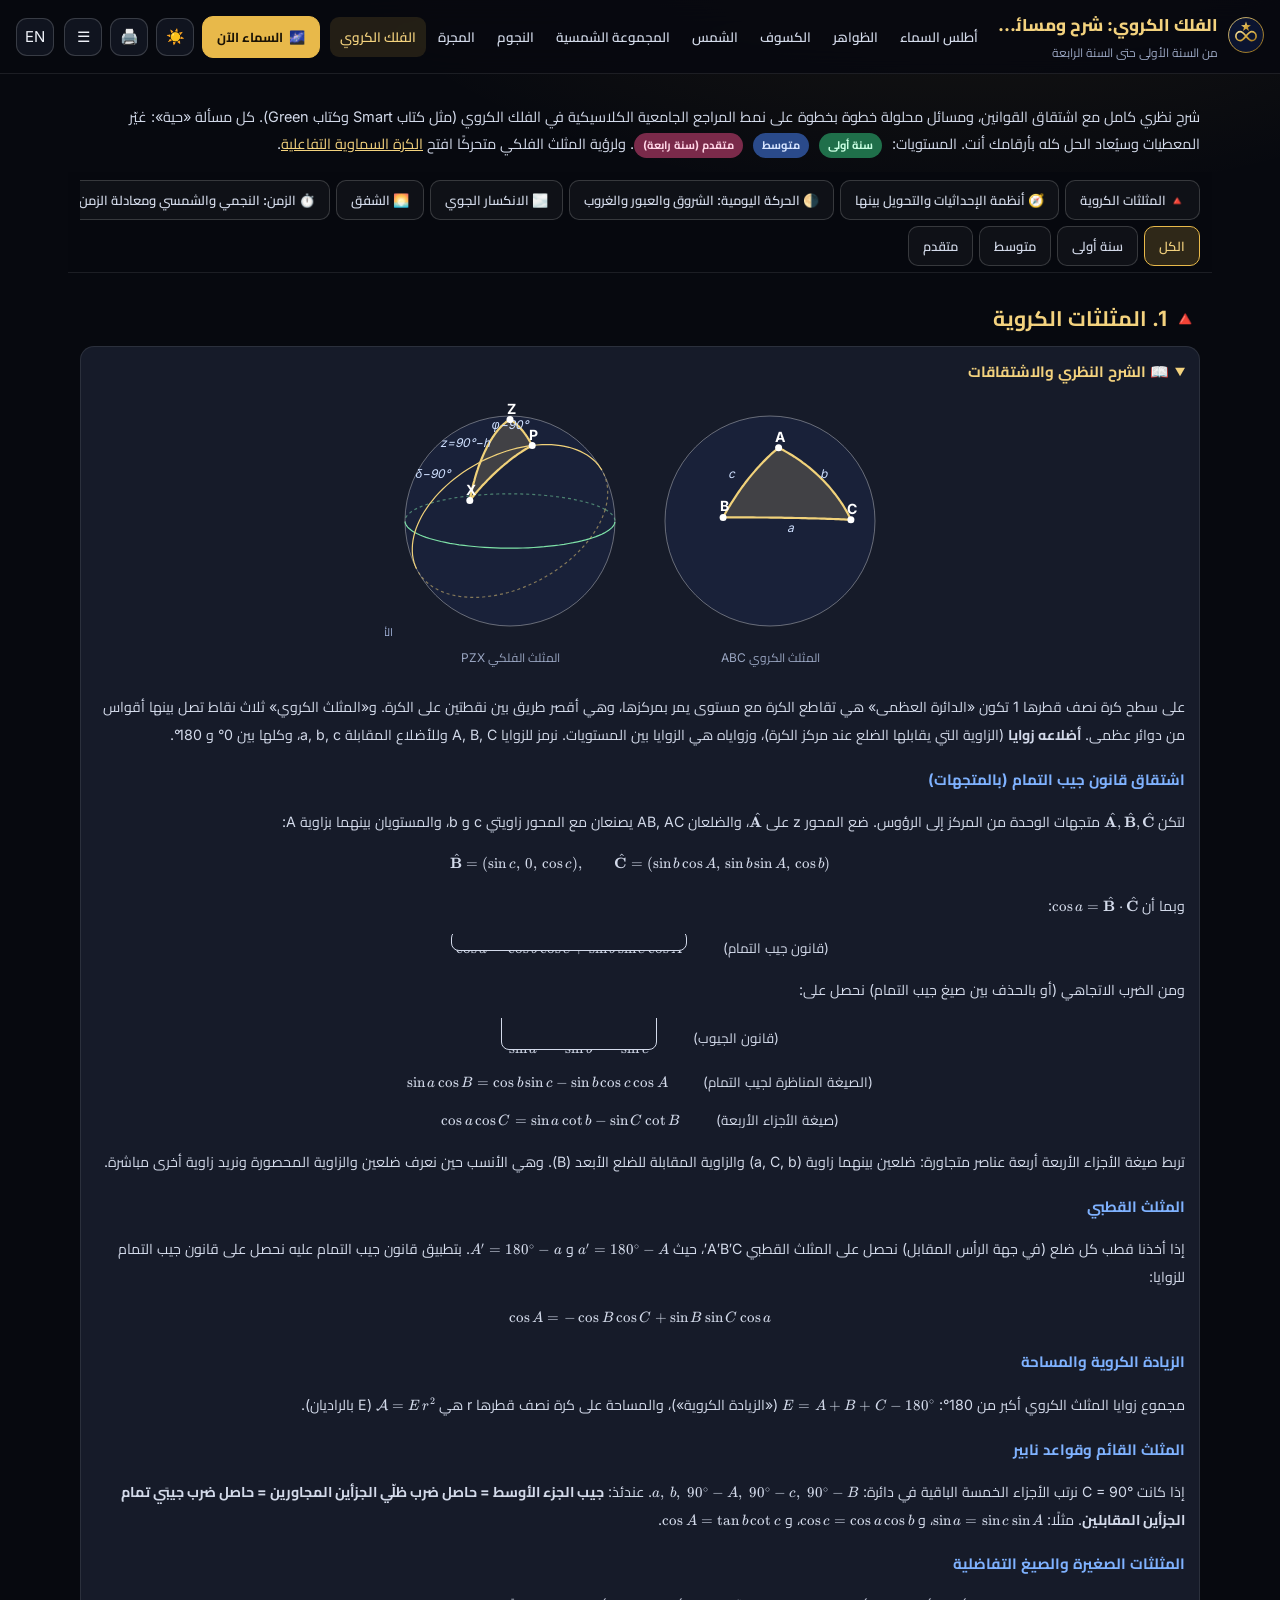
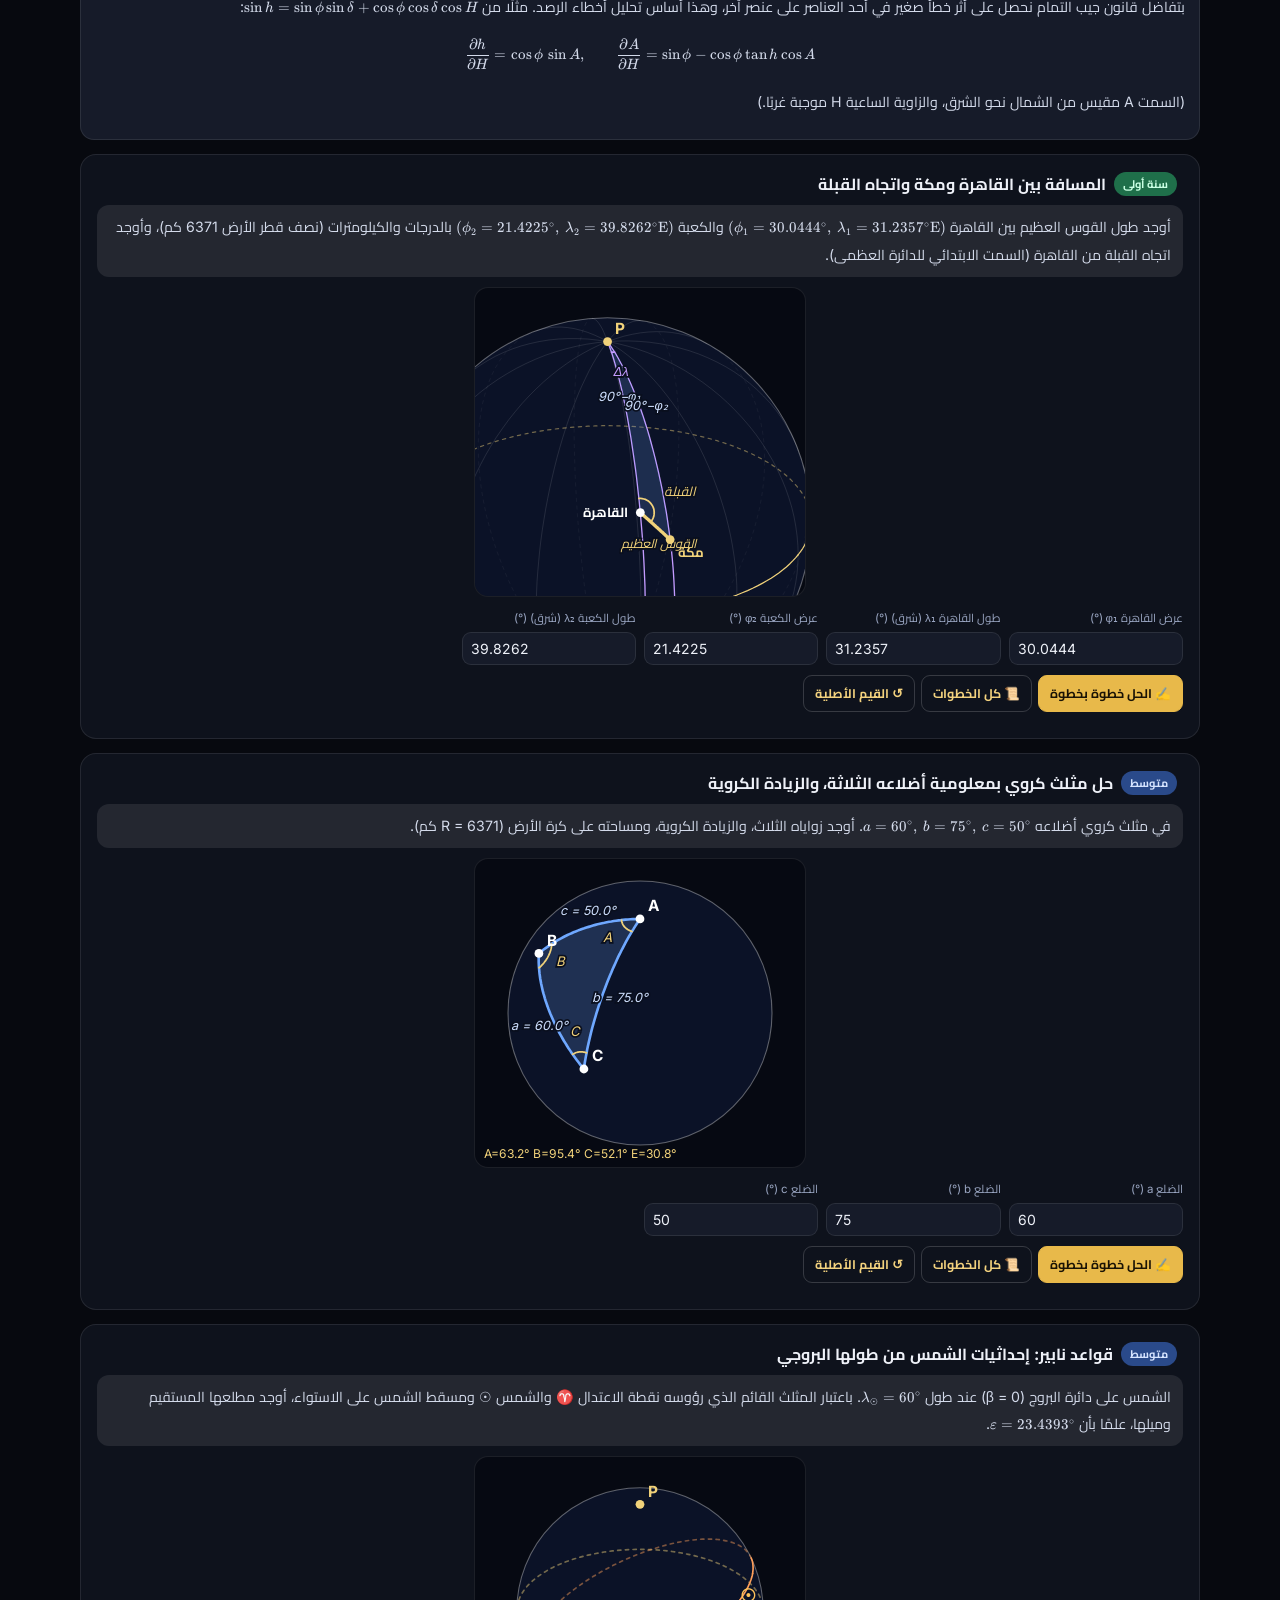
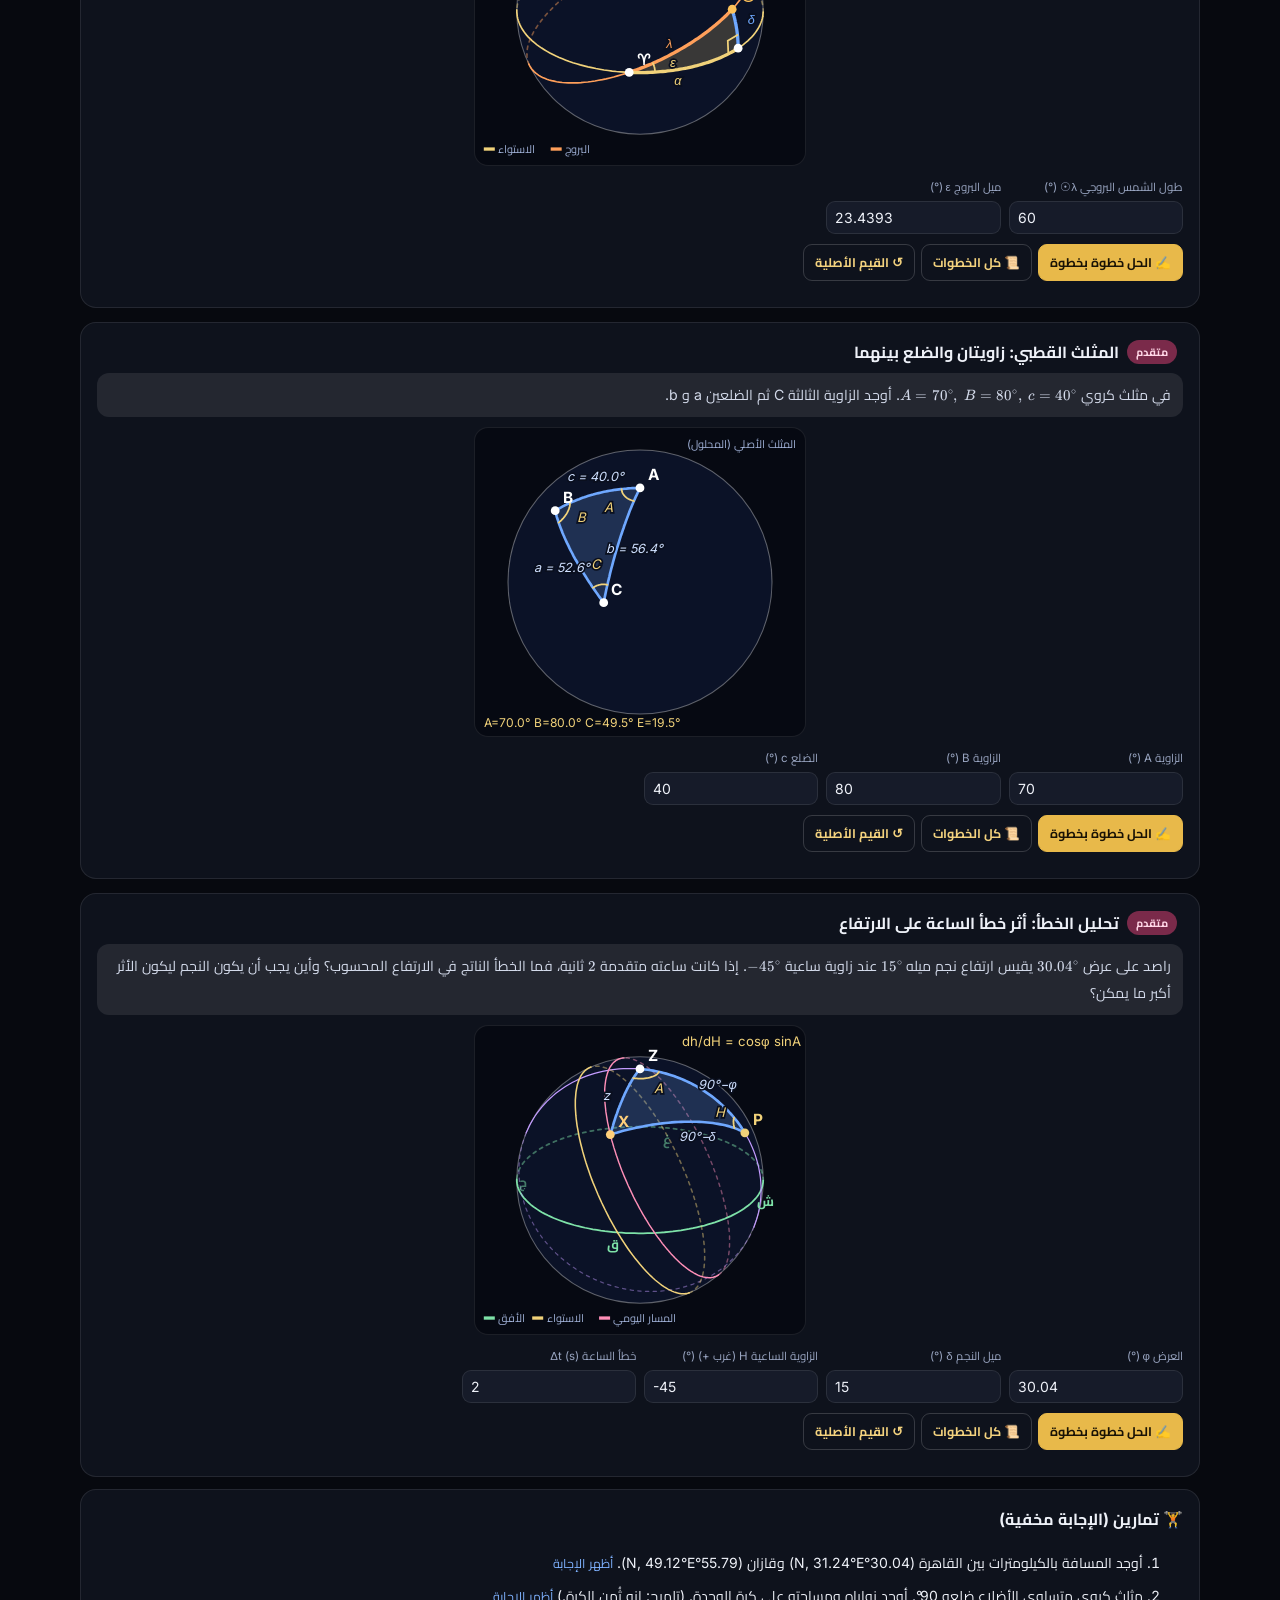
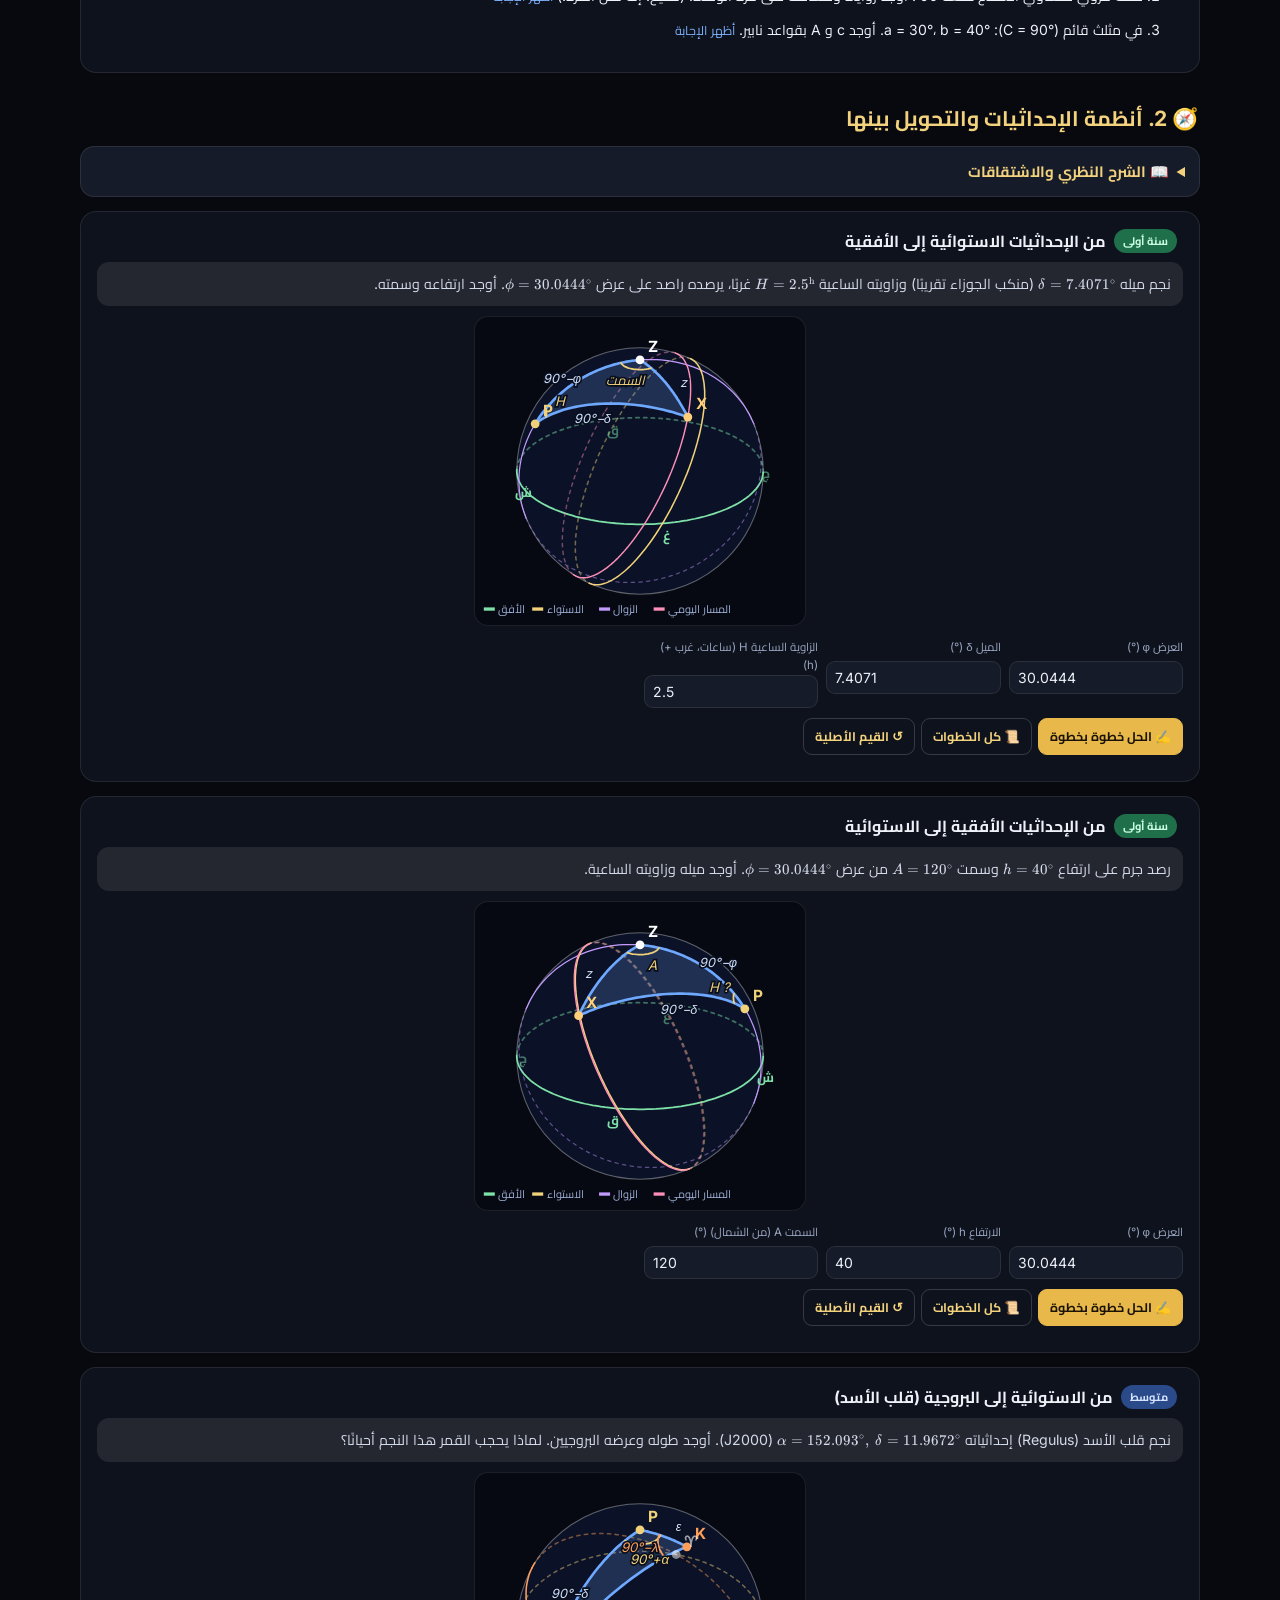
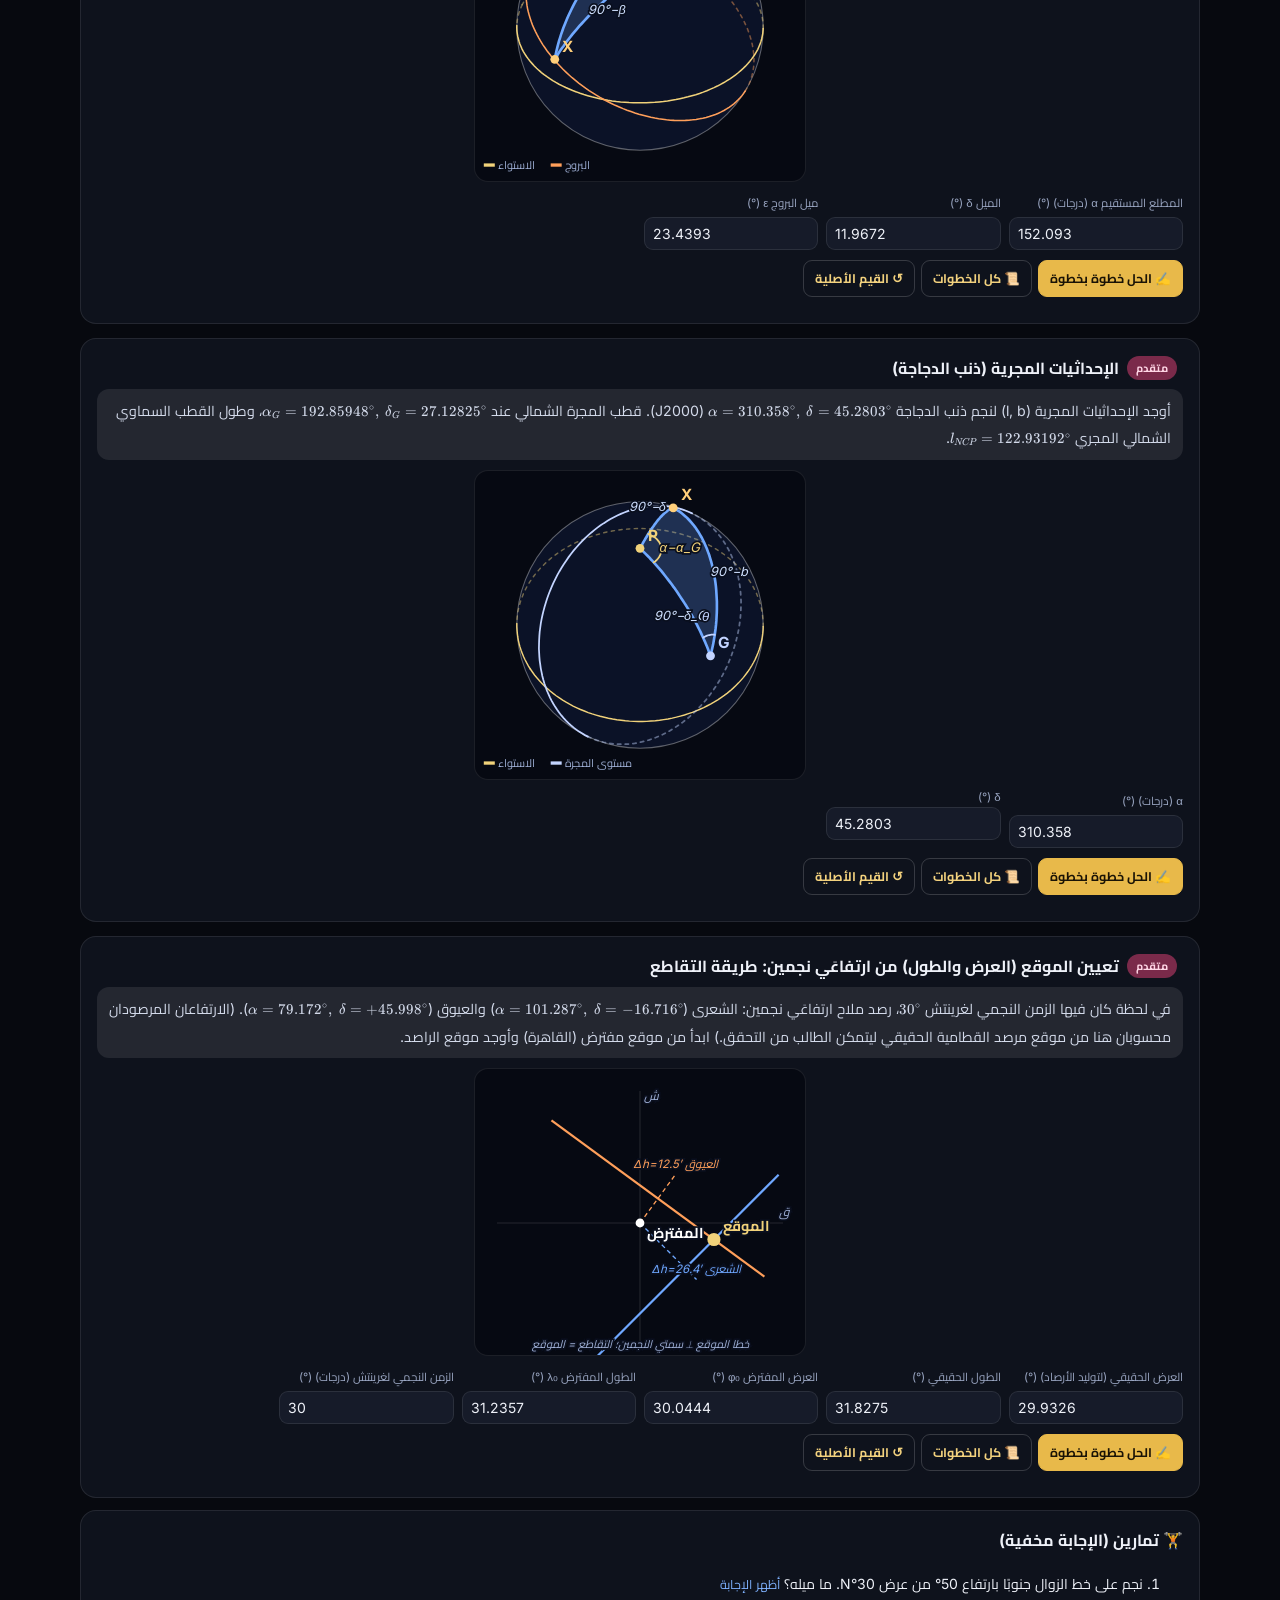
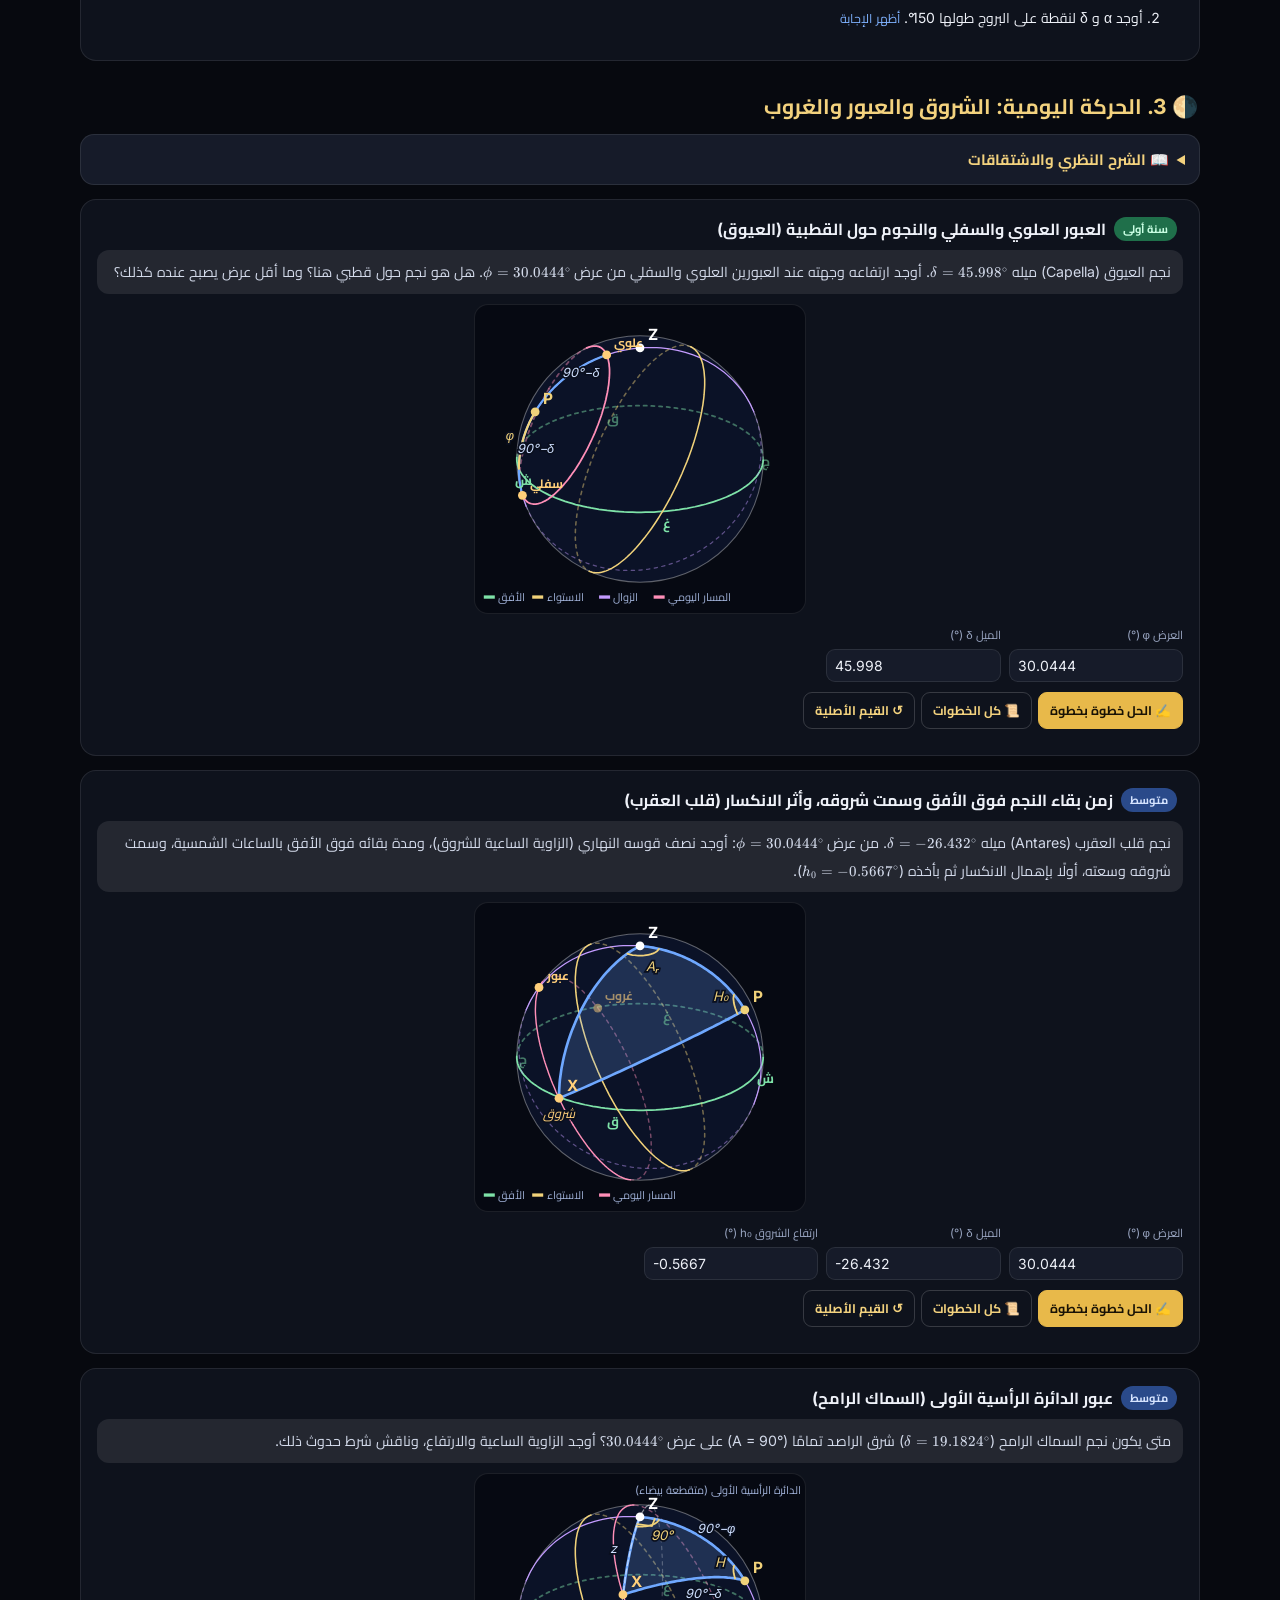
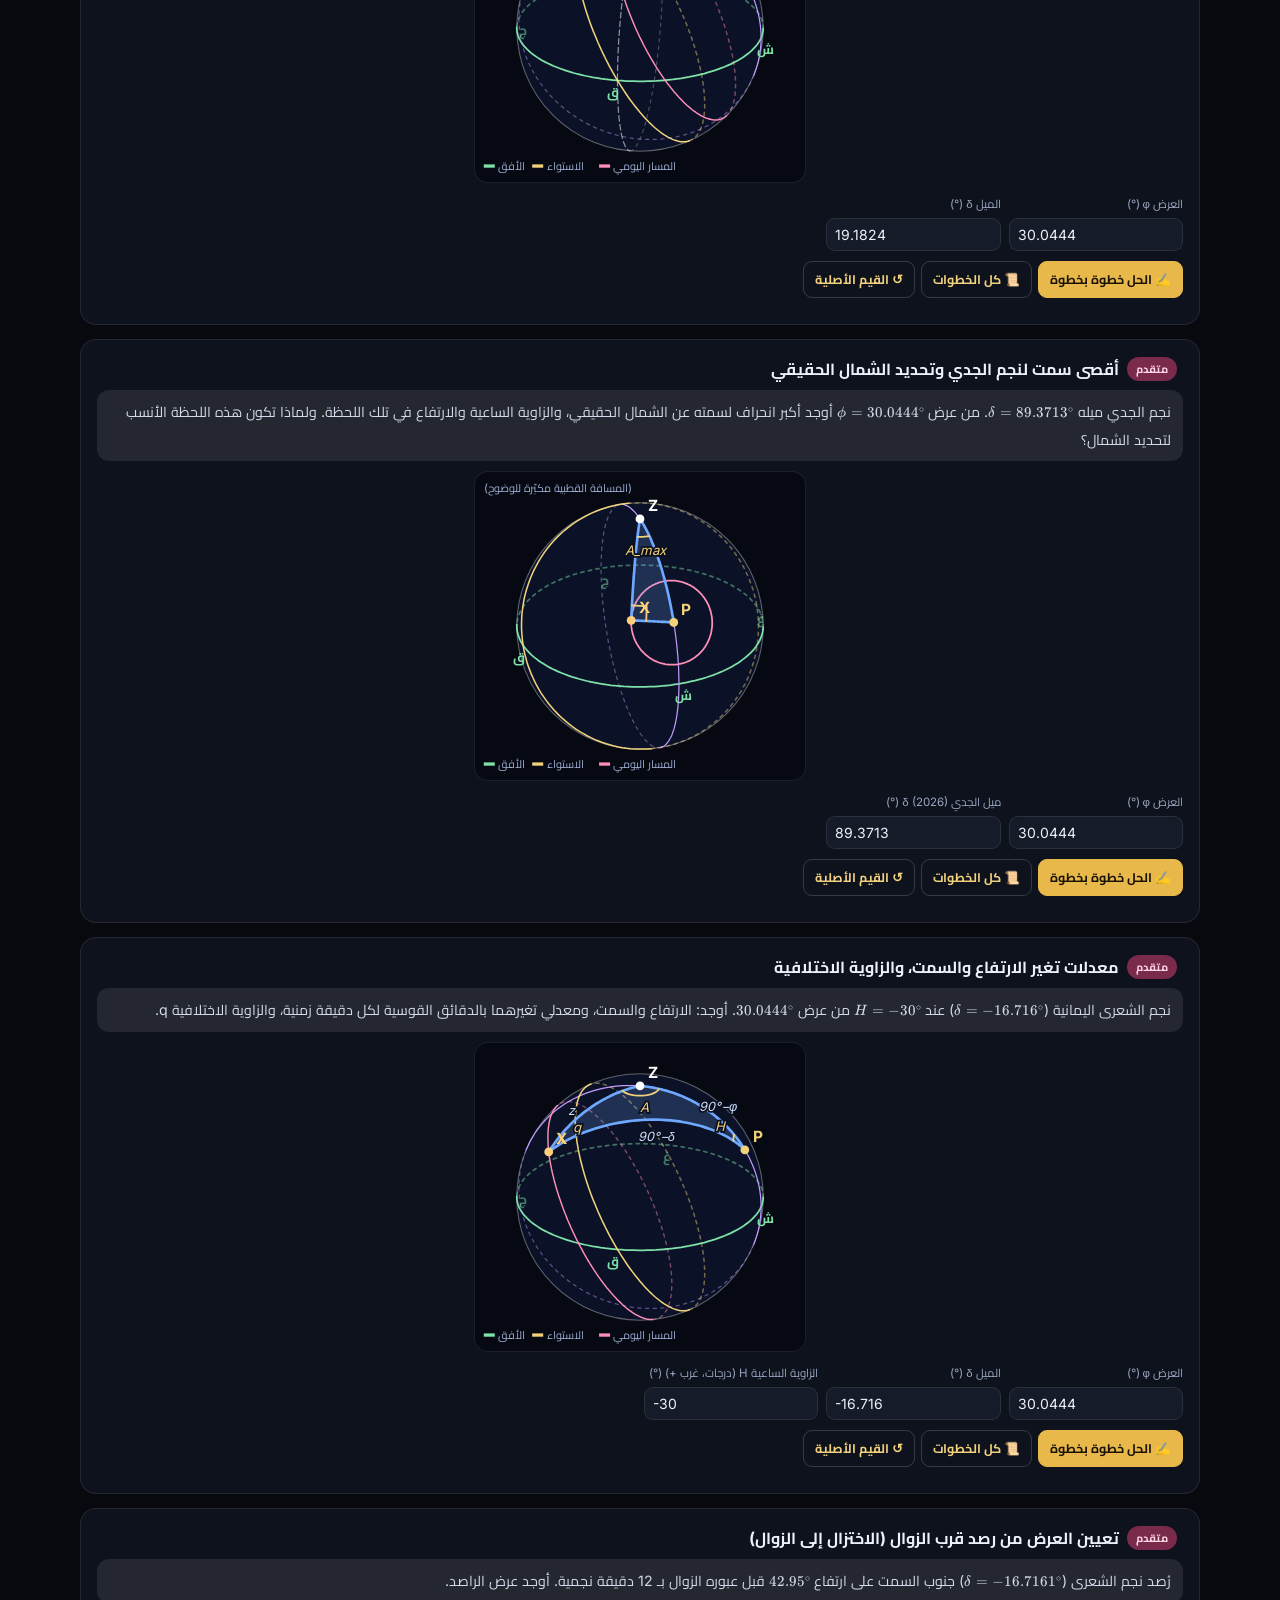
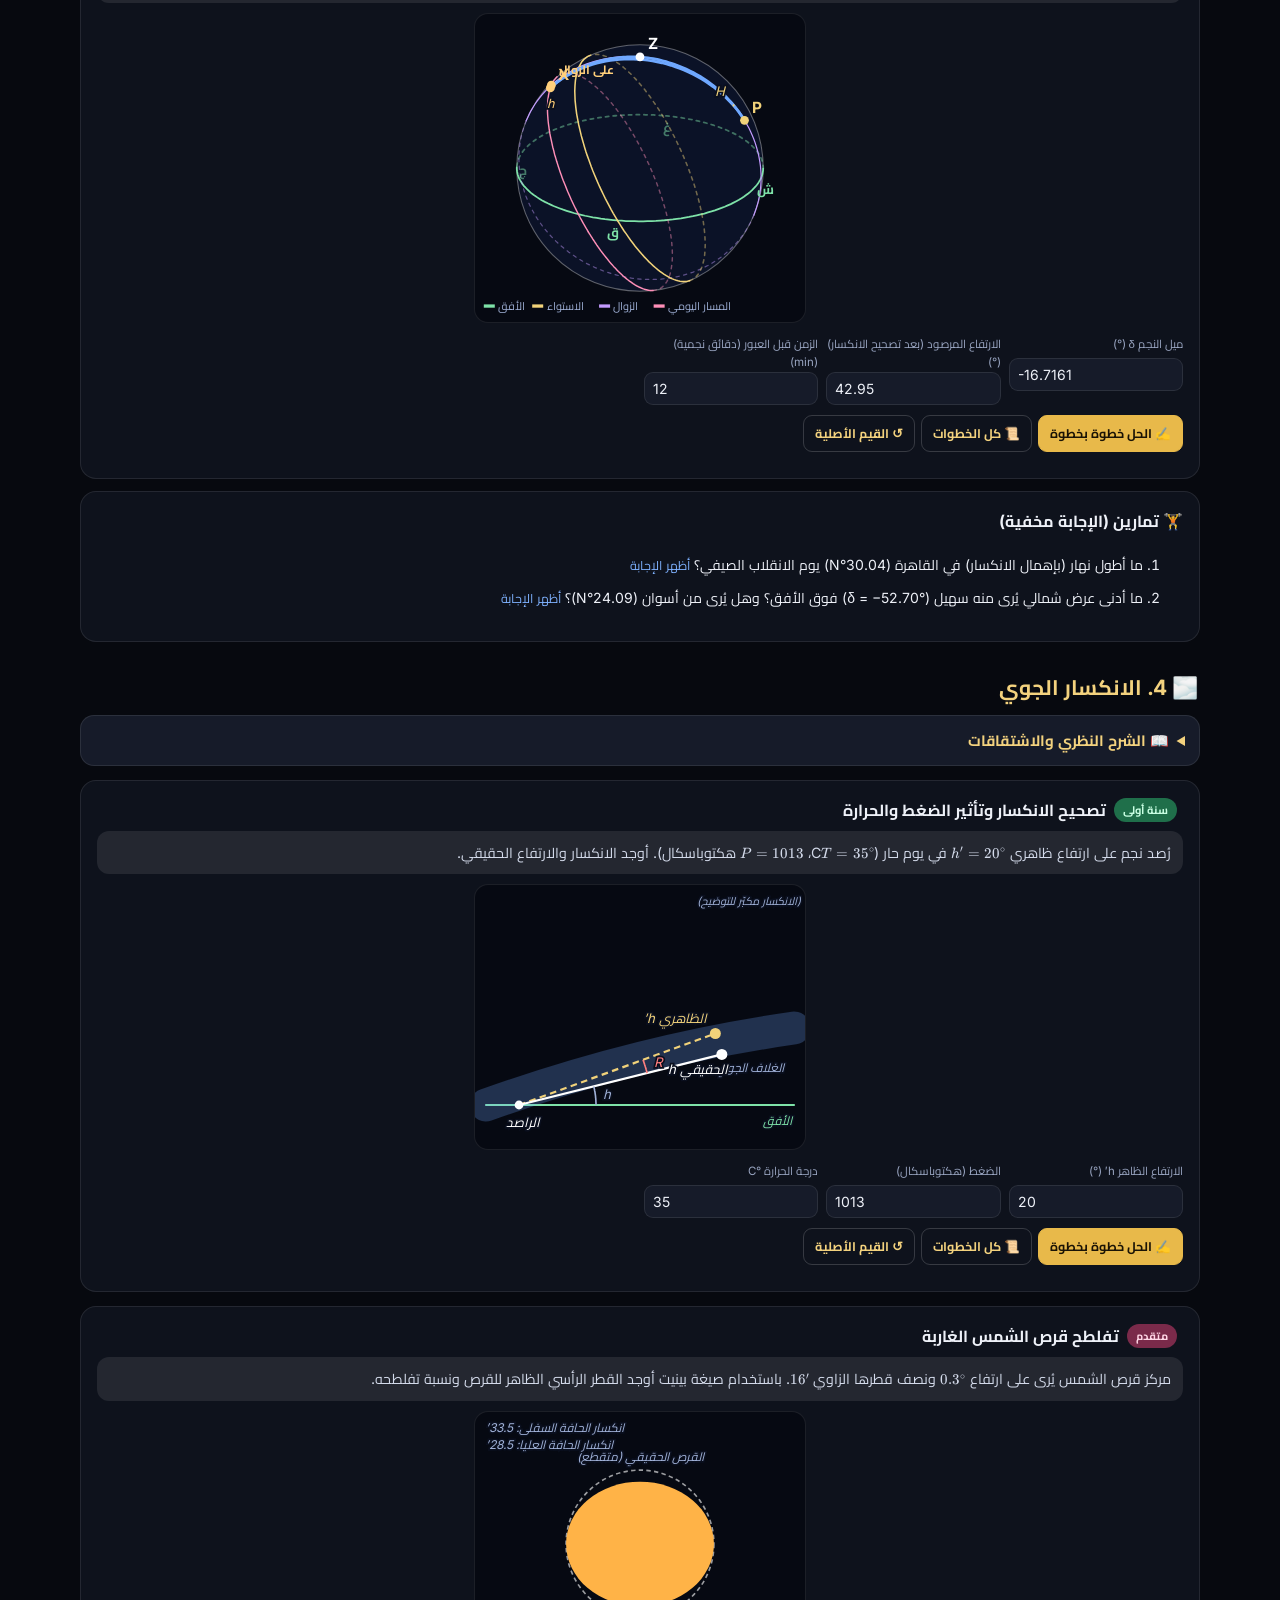
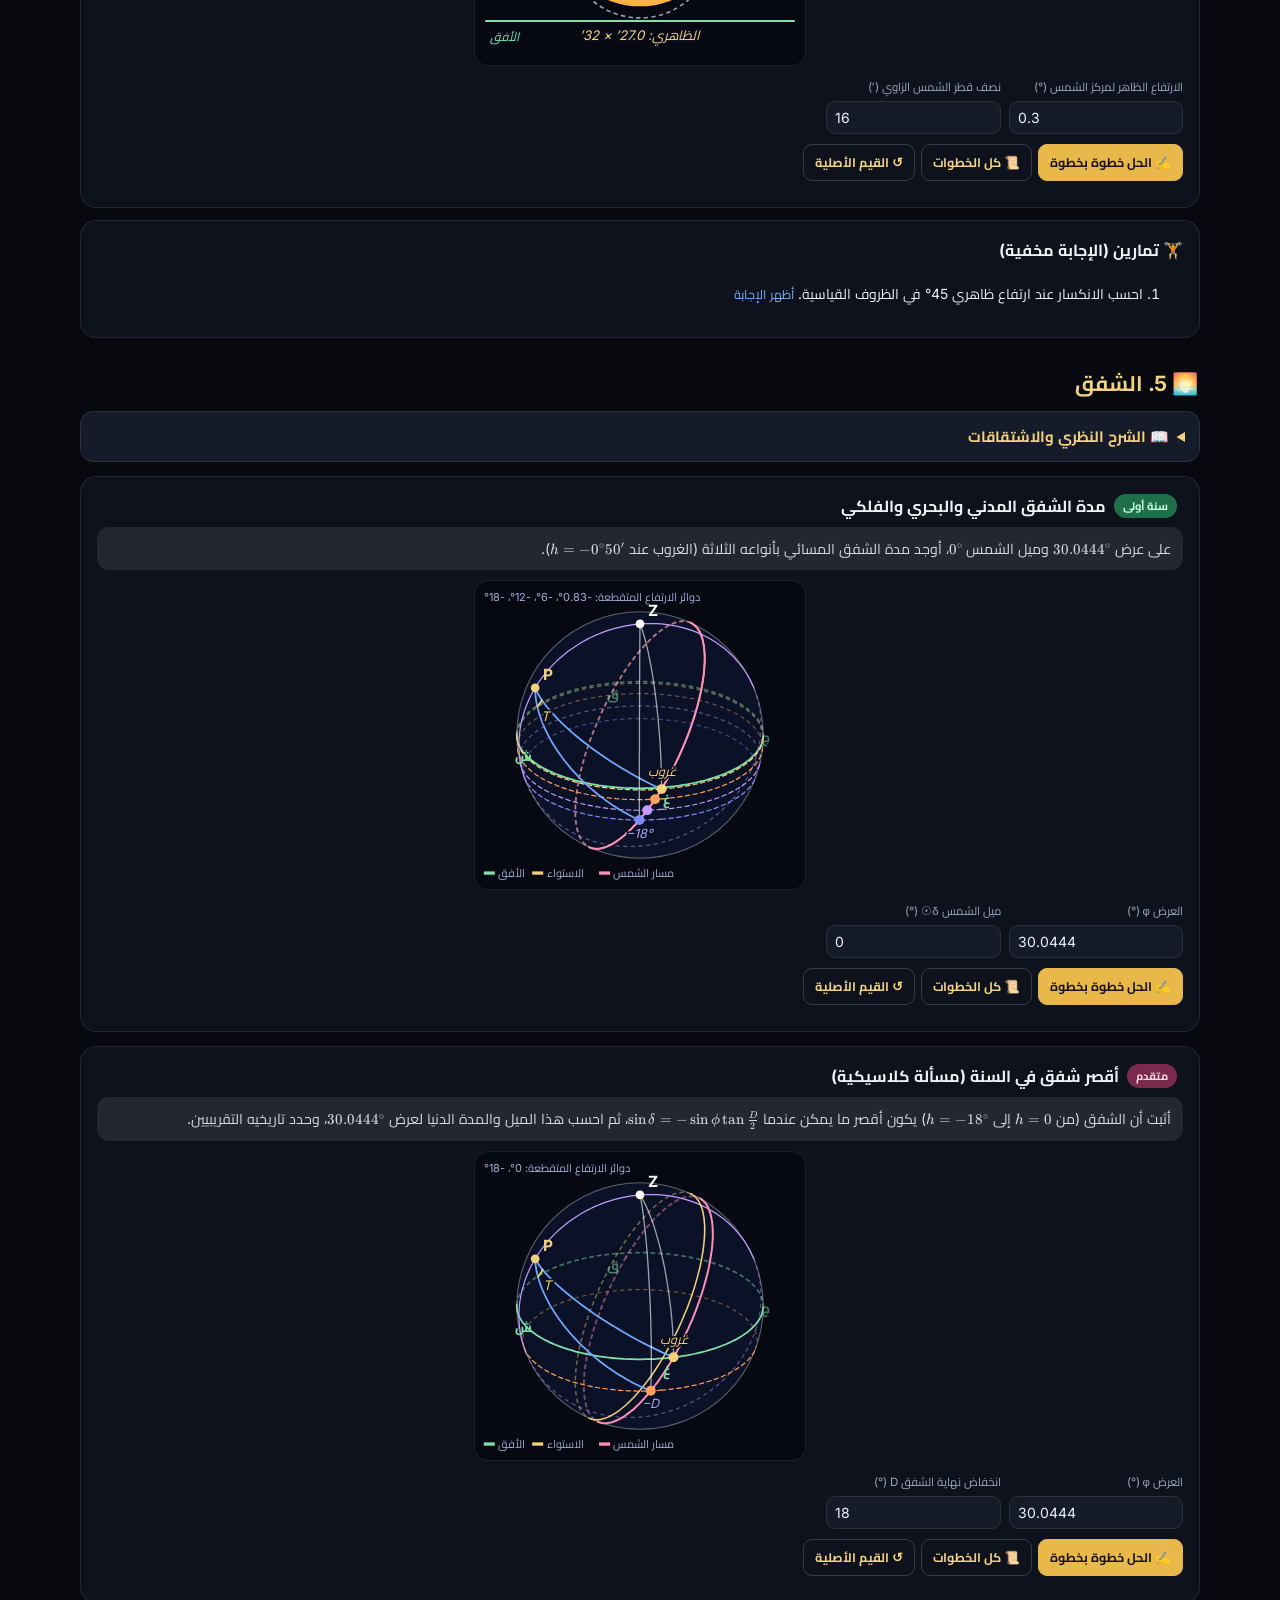
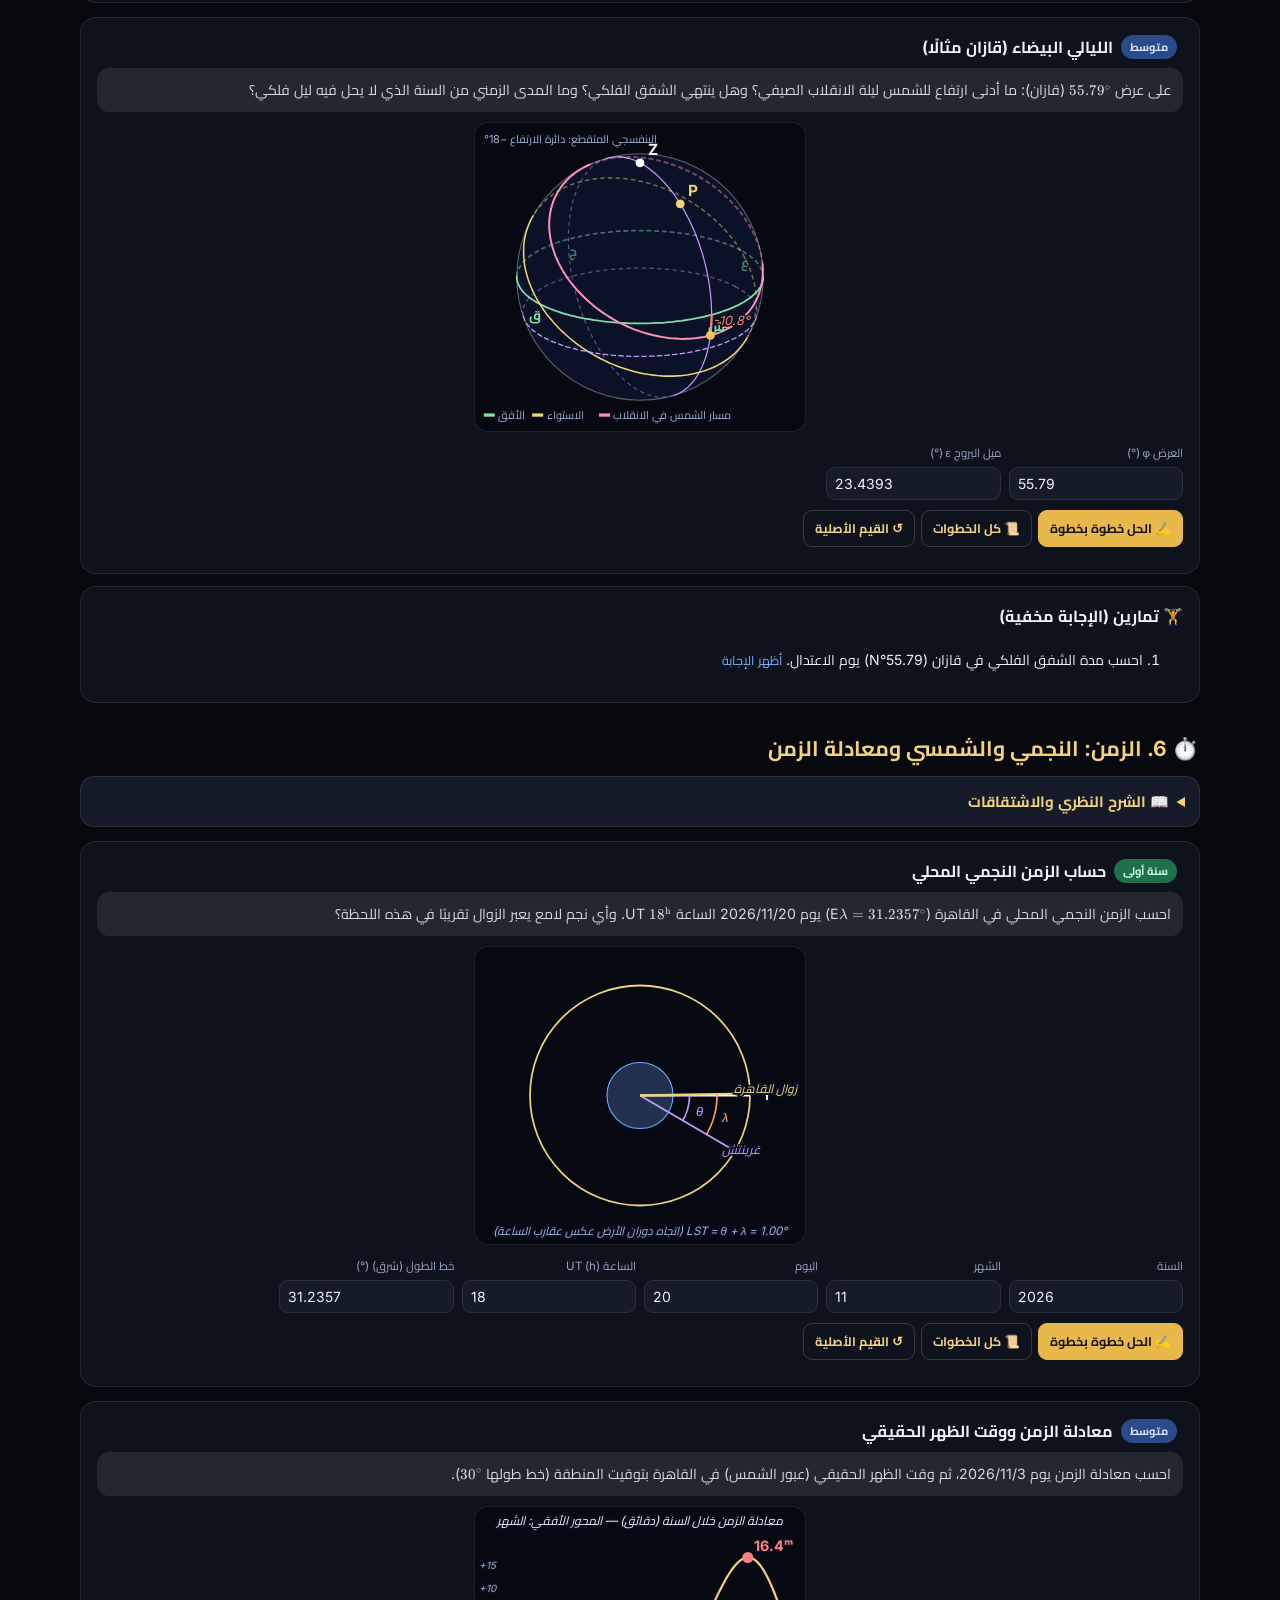
<file: spherical-course.html>
<!DOCTYPE html>
<html lang="ar" dir="rtl">
<head>
<meta charset="utf-8">
<script>try{document.documentElement.dataset.theme=JSON.parse(localStorage.getItem("khSky.theme"))||"dark"}catch(e){document.documentElement.dataset.theme="dark"}</script>
<meta name="viewport" content="width=device-width, initial-scale=1, viewport-fit=cover">
<meta name="theme-color" content="#07090f">
<title>الفلك الكروي: شرح ومسائل محلولة | Spherical Astronomy: theory & solved problems</title>
<link rel="stylesheet" href="css/app.css">
<link rel="stylesheet" href="css/page.css">
<link rel="stylesheet" href="katex/katex.min.css">
<style>
.katex{direction:ltr;unicode-bidi:isolate;font-size:1.05em}.katex .base{white-space:nowrap}ol.steps li,.stmt,.thbody{overflow-x:auto}
.dmath{direction:ltr;text-align:center;margin:.7em 0;overflow-x:auto;display:flex;flex-wrap:wrap;justify-content:center;align-items:center;gap:6px}.armath{direction:rtl;unicode-bidi:isolate;font-size:.95em;color:var(--txt2)}.imath{unicode-bidi:isolate}.katex-display{direction:ltr;overflow-x:auto;overflow-y:hidden;padding:4px 0;margin:.6em 0}
.nav{position:sticky;top:var(--hdr,56px);z-index:4;background:color-mix(in srgb,var(--bg) 92%,transparent);backdrop-filter:blur(8px);padding:8px 0 6px;margin:0 -12px;padding-inline:12px;border-bottom:1px solid var(--line)}
.nav .row{display:flex;gap:6px;overflow-x:auto;scrollbar-width:none}.nav .row::-webkit-scrollbar{display:none}
.lvl{display:flex;gap:6px;margin-top:6px}
.chap{margin-top:26px}
.chap>h2{color:var(--gold-l);font-size:21px;margin:0 2px 8px;display:flex;gap:8px;align-items:center}
details.th{border:1px solid var(--line);border-radius:14px;background:var(--card2);padding:10px 14px}
details.th>summary{cursor:pointer;color:var(--gold-l);font-weight:700;font-size:15px}
.thbody{font-size:14.2px;line-height:1.95;color:var(--txt2)}.thbody h4{color:var(--accent);margin:16px 0 4px;font-size:15px}.thbody ul{padding-inline-start:20px}
.fig{display:flex;gap:10px;flex-wrap:wrap;justify-content:center;margin:10px 0}.fig figure{margin:0;text-align:center;font-size:12px;color:var(--muted)}.fig svg{width:250px;height:250px;display:block}
.prob{margin-top:14px;border:1px solid var(--line);border-radius:16px;background:var(--glass);padding:14px 16px}
.prob h3{margin:0 0 6px;font-size:16px;color:var(--txt);display:flex;gap:8px;align-items:center;flex-wrap:wrap}
.badge{font-size:11px;padding:2px 9px;border-radius:999px;font-weight:700}.b1{background:#1f6f4a;color:#c9ffe3}.b2{background:#2a4a8a;color:#d6e4ff}.b4{background:#7a2a4a;color:#ffd6e6}
.stmt{font-size:14.2px;line-height:1.95;color:var(--txt2);background:var(--line);border-radius:12px;padding:8px 12px}
.pfig{display:flex;justify-content:center;margin:10px 0 2px}.pfig svg{width:100%;max-width:330px;height:auto;background:var(--viz);border-radius:14px;border:1px solid var(--line)}
.inps{display:grid;grid-template-columns:repeat(auto-fill,minmax(150px,1fr));gap:8px;margin-top:10px}
.inps label{font-size:11.5px;color:var(--muted);display:flex;flex-direction:column;gap:3px}
.inps input{box-sizing:border-box;padding:7px 8px;border-radius:9px;border:1px solid var(--line);background:var(--card2);color:var(--txt);font:inherit;font-size:14px;direction:ltr;width:100%}
.btns{display:flex;gap:6px;flex-wrap:wrap;margin-top:10px}
ol.steps{list-style:none;counter-reset:s;margin:12px 0 0;padding:0}
ol.steps li{counter-increment:s;position:relative;margin-bottom:8px;padding:10px 12px;padding-inline-start:46px;border-radius:12px;background:var(--card2);border:1px solid var(--line);font-size:14px;line-height:1.9;animation:fin .35s ease}
ol.steps li::before{content:counter(s);position:absolute;inset-inline-start:10px;top:10px;width:26px;height:26px;border-radius:50%;background:var(--gold);color:var(--bg);font-weight:800;display:grid;place-items:center;font-size:13px}
@keyframes fin{from{opacity:0;transform:translateY(6px)}to{opacity:1;transform:none}}
.ans{margin-top:8px;padding:9px 12px;border-radius:12px;background:color-mix(in srgb,var(--gold) 14%,transparent);border:1px solid var(--gold);font-weight:700;color:var(--gold-l);text-align:start;unicode-bidi:plaintext}
@media(max-width:560px){.katex-display{font-size:.8em}.stmt .katex,ol.steps li .katex{font-size:.98em}}
.ex{margin-top:12px}.ex li{margin-bottom:8px;font-size:14px;line-height:1.8}.ex details{display:inline}.ex summary{cursor:pointer;color:var(--accent);font-size:12.5px;display:inline}
.ex .a{direction:ltr;unicode-bidi:isolate;color:var(--gold-l);font-weight:700;margin-inline-start:6px}
.intro{font-size:14.5px;line-height:1.9;color:var(--txt2)}
.hide{display:none!important}
@media print{.pfig svg{background:#fff!important}.pg-top,.nav,.btns,.inps,footer{display:none!important}body{background:#fff!important;color:#000}.prob,details.th,ol.steps li{background:#fff!important;color:#000!important;border-color:#999!important;break-inside:avoid}.stmt,.thbody{color:#000!important}.chap>h2,.ans{color:#000!important}}
</style>
</head>
<body>
<header class="pg-top">
  <a class="brand" href="index.html"><span id="logo"></span><div><h1 id="ttl"></h1><div class="sub" id="sub"></div></div></a>
  <button class="ibtn" id="btnPrint" title="Print">🖨️</button>
  <button class="ibtn" id="btnLang">EN</button>
</header>
<main class="wrap">
  <p class="intro" id="intro"></p>
  <div class="nav"><div class="row" id="chips"></div><div class="lvl" id="lvls"></div></div>
  <div id="course"></div>
  <footer id="foot" style="text-align:center;color:var(--muted);font-size:12.5px;margin-top:30px;line-height:1.8"></footer>
</main>
<script src="js/common.js"></script>
<script src="katex/katex.min.js"></script>
<script src="katex/auto-render.min.js"></script>
<script src="js/sphcourse.js"></script>
<script src="js/sphfigs.js"></script>
<script>
(function(){
const $=id=>document.getElementById(id);let lang=KH.getLang();const SC=window.SphCourse;let lvlF=0;
const T={ar:{ttl:'الفلك الكروي: شرح ومسائل محلولة',sub:'من السنة الأولى حتى السنة الرابعة',
intro:'شرح نظري كامل مع اشتقاق القوانين، ومسائل محلولة خطوة بخطوة على نمط المراجع الجامعية الكلاسيكية في الفلك الكروي (مثل كتاب Smart وكتاب Green). كل مسألة «حية»: غيّر المعطيات وسيُعاد الحل كله بأرقامك أنت. المستويات: <span class="badge b1">سنة أولى</span> <span class="badge b2">متوسط</span> <span class="badge b4">متقدم (سنة رابعة)</span>. ولرؤية المثلث الفلكي متحركًا افتح <a href="spherical.html" style="color:var(--gold-l)">الكرة السماوية التفاعلية</a>.',
theory:'📖 الشرح النظري والاشتقاقات',solve:'✍️ الحل خطوة بخطوة',next:'⏭ الخطوة التالية',all:'📜 كل الخطوات',reset:'↺ القيم الأصلية',ans:'الجواب',ex:'🏋️ تمارين (الإجابة مخفية)',show:'أظهر الإجابة',lv:['الكل','سنة أولى','متوسط','متقدم'],lvn:{1:'سنة أولى',2:'متوسط',4:'متقدم'},
figs:{tri:'المثلث الكروي ABC',pzx:'المثلث الفلكي PZX',pkx:'المثلث PKX (استوائي ↔ بروجي)'}},
en:{ttl:'Spherical Astronomy: theory & solved problems',sub:'From first year to fourth year',
intro:'Full theory with derivations, and problems solved step by step in the style of the classic university texts on spherical astronomy (Smart, Green). Every problem is “live”: change the data and the whole solution is redone with your numbers. Levels: <span class="badge b1">1st year</span> <span class="badge b2">intermediate</span> <span class="badge b4">advanced (4th year)</span>. To see the astronomical triangle move, open the <a href="spherical.html" style="color:var(--gold-l)">interactive celestial sphere</a>.',
theory:'📖 Theory and derivations',solve:'✍️ Solve step by step',next:'⏭ Next step',all:'📜 All steps',reset:'↺ Default data',ans:'Answer',ex:'🏋️ Exercises (answers hidden)',show:'Show answer',lv:['All','1st year','Intermediate','Advanced'],lvn:{1:'1st year',2:'Intermediate',4:'Advanced'},
figs:{tri:'Spherical triangle ABC',pzx:'Astronomical triangle PZX',pkx:'Triangle PKX (equatorial ↔ ecliptic)'}}};
const t=k=>T[lang][k];
const KX={delimiters:[{left:'\\[',right:'\\]',display:true},{left:'\\(',right:'\\)',display:false}],throwOnError:false};
// here is the modification: Arabic words inside formulas are moved out of KaTeX (it cannot shape Arabic) and set as real RTL text
const AR=/[؀-ۿ]/;
function splitMath(src){const parts=[];let cur='',d=0,i=0;const push=()=>{if(cur.trim())parts.push({m:cur});cur='';};
  while(i<src.length){const ch=src[i];
    if(d===0&&src.startsWith('\\text{',i)){let j=i+6,dd=1;while(j<src.length&&dd){if(src[j]==='{')dd++;else if(src[j]==='}')dd--;j++;}const inner=src.slice(i+6,j-1);if(AR.test(inner)){push();parts.push({t:inner});i=j;continue;}cur+=src.slice(i,j);i=j;continue;}
    if(d===0&&AR.test(ch)){let j=i;while(j<src.length&&(AR.test(src[j])||/[\s،()]/.test(src[j])&&j+1<src.length&&AR.test(src.slice(j,j+3))))j++;push();parts.push({t:src.slice(i,j)});i=j;continue;}
    if(ch==='{')d++;else if(ch==='}')d--;cur+=ch;i++;}
  push();return parts;}
function arMath(html){return html.replace(/\\\[([\s\S]*?)\\\]|\\\(([\s\S]*?)\\\)/g,(all,dm,im)=>{const src=dm!==undefined?dm:im;if(!AR.test(src))return all;
  const parts=splitMath(src);const inner=parts.map(p=>p.m!==undefined?`\\(${dm!==undefined?'\\displaystyle ':''}${p.m}\\)`:`<span class="armath">${p.t}</span>`).join(' ');
  return dm!==undefined?`<div class="dmath">${inner}</div>`:`<span class="imath">${inner}</span>`;});}
const tex=el=>{try{el.innerHTML=arMath(el.innerHTML);renderMathInElement(el,KX);}catch(e){}};

// ---------- orthographic sphere diagrams ----------
function sphereSVG(cfg){
  const W=250,Rr=105,cx=125,cy=125,vl=cfg.view||[20,-35];const D=Math.PI/180;
  const vec=(lat,lon)=>[Math.cos(lat*D)*Math.cos(lon*D),Math.cos(lat*D)*Math.sin(lon*D),Math.sin(lat*D)];
  const rot=v=>{const a=-vl[1]*D,b=vl[0]*D;let x=v[0]*Math.cos(a)-v[1]*Math.sin(a),y=v[0]*Math.sin(a)+v[1]*Math.cos(a),z=v[2];const x2=x*Math.cos(b)+z*Math.sin(b),z2=-x*Math.sin(b)+z*Math.cos(b);return [y,z2,x2];};// screen x=y, y=z2, depth=x2
  const P=v=>{const r=rot(v);return [cx+r[0]*Rr,cy-r[1]*Rr,r[2]];};
  const slerp=(a,b,n)=>{const d=Math.acos(Math.max(-1,Math.min(1,a[0]*b[0]+a[1]*b[1]+a[2]*b[2])));const o=[];for(let i=0;i<=n;i++){const s=i/n,k1=Math.sin((1-s)*d)/Math.sin(d),k2=Math.sin(s*d)/Math.sin(d);o.push([a[0]*k1+b[0]*k2,a[1]*k1+b[1]*k2,a[2]*k1+b[2]*k2]);}return o;};
  const path=(pts,col,w,fill)=>{let segs='';let prevBack=null,cur='';pts.forEach((v,i)=>{const p=P(v),back=p[2]<0;if(i===0||back!==prevBack){if(cur)segs+=`<path d="${cur}" stroke="${col}" stroke-width="${w}" fill="none" ${prevBack?'stroke-dasharray="3 3" opacity=".5"':''}/>`;cur=`M${p[0].toFixed(1)},${p[1].toFixed(1)}`;}else cur+=`L${p[0].toFixed(1)},${p[1].toFixed(1)}`;prevBack=back;});if(cur)segs+=`<path d="${cur}" stroke="${col}" stroke-width="${w}" fill="none" ${prevBack?'stroke-dasharray="3 3" opacity=".5"':''}/>`;return segs;};
  const circle=(pole,col,w)=>{const p=vec(pole[0],pole[1]);let u=Math.abs(p[2])<0.9?[0,0,1]:[1,0,0];let a=[p[1]*u[2]-p[2]*u[1],p[2]*u[0]-p[0]*u[2],p[0]*u[1]-p[1]*u[0]];const n=Math.hypot(...a);a=a.map(x=>x/n);const b=[p[1]*a[2]-p[2]*a[1],p[2]*a[0]-p[0]*a[2],p[0]*a[1]-p[1]*a[0]];const pts=[];for(let i=0;i<=120;i++){const t_=i/120*2*Math.PI;pts.push([a[0]*Math.cos(t_)+b[0]*Math.sin(t_),a[1]*Math.cos(t_)+b[1]*Math.sin(t_),a[2]*Math.cos(t_)+b[2]*Math.sin(t_)]);}return path(pts,col,w);};
  let s=`<svg viewBox="0 0 ${W} ${W}" xmlns="http://www.w3.org/2000/svg"><circle cx="${cx}" cy="${cy}" r="${Rr}" fill="rgba(40,60,130,.18)" stroke="rgba(255,255,255,.35)"/>`;
  (cfg.circles||[]).forEach(c=>s+=circle(c[0],c[1],c[2]||1.2));
  const pts={};for(const k in cfg.pts)pts[k]=vec(cfg.pts[k][0],cfg.pts[k][1]);
  if(cfg.fill){const ring=[];for(let i=0;i<cfg.fill.length;i++){ring.push(...slerp(pts[cfg.fill[i]],pts[cfg.fill[(i+1)%cfg.fill.length]],24));}s+=`<path d="${ring.map((v,i)=>{const p=P(v);return (i?'L':'M')+p[0].toFixed(1)+','+p[1].toFixed(1);}).join('')}Z" fill="rgba(241,210,122,.18)"/>`;}
  (cfg.arcs||[]).forEach(a=>s+=path(slerp(pts[a[0]],pts[a[1]],40),a[2]||'#f1d27a',a[3]||2.2));
  (cfg.lbl||[]).forEach(l=>{const a=pts[l[0]],b=pts[l[1]];const m=slerp(a,b,2)[1];const p=P(m);s+=`<text x="${(p[0]+(l[3]||0)).toFixed(1)}" y="${(p[1]+(l[4]||0)).toFixed(1)}" fill="#cfe0ff" font-size="12" font-style="italic" font-family="serif">${l[2]}</text>`;});
  for(const k in pts){const p=P(pts[k]);s+=`<circle cx="${p[0].toFixed(1)}" cy="${p[1].toFixed(1)}" r="3.5" fill="#fff" ${p[2]<0?'opacity=".5"':''}/><text x="${(p[0]+6).toFixed(1)}" y="${(p[1]-6).toFixed(1)}" fill="#fff" font-size="14" font-weight="700" font-family="serif">${k}</text>`;}
  (cfg.text||[]).forEach(x=>s+=`<text x="${x[0]}" y="${x[1]}" fill="${x[3]||'#9fb0d6'}" font-size="11">${x[2]}</text>`);
  return s+'</svg>';
}
function figsFor(id){
  if(id==='trig')return `<div class="fig"><figure>${sphereSVG({view:[18,-30],pts:{A:[62,-20],B:[18,-58],C:[12,22]},fill:['A','B','C'],arcs:[['A','B'],['B','C'],['C','A']],lbl:[['B','C','a',2,14],['C','A','b',6,0],['A','B','c',-14,0]],circles:[]})}<figcaption>${t('figs').tri}</figcaption></figure>
   <figure>${sphereSVG({view:[15,-25],pts:{P:[60,0],Z:[90,0],X:[25,-50]},fill:['P','Z','X'],arcs:[['P','Z'],['Z','X'],['X','P']],lbl:[['P','Z','90°−φ',6,0],['Z','X','z=90°−h',4,-2],['X','P','90°−δ',-50,10]],circles:[[[90,0],'#7ee2a8',1.2],[[30,180],'#f1d27a',1.2]],text:[[8,240,lang==='ar'?'الأخضر: الأفق — الذهبي: الاستواء':'green: horizon — gold: equator']]})}<figcaption>${t('figs').pzx}</figcaption></figure></div>`;
  if(id==='coord')return `<div class="fig"><figure>${sphereSVG({view:[20,-40],pts:{P:[90,0],K:[66.56,-90],X:[30,-30]},fill:['P','K','X'],arcs:[['P','K'],['K','X'],['X','P']],lbl:[['P','K','ε',4,-2],['K','X','90°−β',6,6],['X','P','90°−δ',-48,4]],circles:[[[90,0],'#f1d27a',1.2],[[66.56,-90],'#ff9f5a',1.2]],text:[[8,240,lang==='ar'?'الذهبي: الاستواء — البرتقالي: البروج':'gold: equator — orange: ecliptic']]})}<figcaption>${t('figs').pkx}</figcaption></figure></div>`;
  return '';
}

// ---------- render ----------
function render(){
  SC.setLang(lang);if(window.SphFigs)SphFigs.setLang(lang);document.documentElement.lang=lang;document.documentElement.dir=lang==='ar'?'rtl':'ltr';
  $('btnLang').textContent=lang==='ar'?'EN':'ع';$('logo').innerHTML=KH.logoSVG(36);$('ttl').textContent=t('ttl');$('sub').textContent=t('sub');$('intro').innerHTML=t('intro');
  $('chips').innerHTML=SC.CH.map(c=>`<button class="chip" data-c="${c.id}">${c.icon} ${lang==='ar'?c.t[0]:c.t[1]}</button>`).join('');
  $('chips').querySelectorAll('.chip').forEach(b=>b.onclick=()=>{const el=$('ch-'+b.dataset.c);window.scrollTo({top:el.offsetTop-120,behavior:'smooth'});});
  $('lvls').innerHTML=[0,1,2,4].map((l,i)=>`<button class="chip${lvlF===l?' on':''}" data-l="${l}">${t('lv')[i]}</button>`).join('');
  $('lvls').querySelectorAll('.chip').forEach(b=>b.onclick=()=>{lvlF=+b.dataset.l;render();});
  let html='';
  SC.CH.forEach((c,ci)=>{
    html+=`<section class="chap" id="ch-${c.id}"><h2>${c.icon} ${ci+1}. ${lang==='ar'?c.t[0]:c.t[1]}</h2>
      <details class="th"${ci===0?' open':''}><summary>${t('theory')}</summary>${figsFor(c.id)}<div class="thbody">${c.th()}</div></details>`;
    SC.P.filter(p=>p.ch===c.id&&(!lvlF||p.lvl===lvlF)).forEach(p=>{
      html+=`<div class="prob" id="p-${p.id}"><h3><span class="badge b${p.lvl}">${t('lvn')[p.lvl]}</span>${lang==='ar'?p.t[0]:p.t[1]}</h3>
        <div class="stmt" data-stmt></div>
        <div class="pfig" data-fig></div>
        <div class="inps">${p.inp.map(i=>`<label>${lang==='ar'?i[1][0]:i[1][1]}${i[3]?' ('+i[3]+')':''}<input type="number" step="any" data-k="${i[0]}" value="${i[2]}"></label>`).join('')}</div>
        <div class="btns"><button class="btn sm" data-a="step">${t('solve')}</button><button class="btn sm ghost" data-a="all">${t('all')}</button><button class="btn sm ghost" data-a="reset">${t('reset')}</button></div>
        <ol class="steps"></ol><div class="ans hide"></div></div>`;});
    const ex=SC.EX[c.id]||[];if(ex.length&&!lvlF)html+=`<div class="prob ex"><h3>${t('ex')}</h3><ol>${ex.map(e=>`<li>${e[0]()} <details><summary>${t('show')}</summary><span class="a">${e[1]()}</span></details></li>`).join('')}</ol></div>`;
    html+='</section>';});
  $('course').innerHTML=html;
  SC.P.forEach(p=>{const box=$('p-'+p.id);if(!box)return;let shown=0,res=null;
    const vals=()=>{const v={};box.querySelectorAll('input[data-k]').forEach(i=>v[i.dataset.k]=parseFloat(i.value));return v;};
    const stmt=()=>{box.querySelector('[data-stmt]').innerHTML=p.q(vals());tex(box.querySelector('[data-stmt]'));const fg=window.SphFigs&&SphFigs.FIG[p.id];if(fg){try{box.querySelector('[data-fig]').innerHTML=fg(vals());}catch(e){box.querySelector('[data-fig]').innerHTML='';console.warn(p.id,e);}}};
    const show=n=>{const ol=box.querySelector('ol.steps');res=p.solve(vals());shown=Math.min(n,res.steps.length);ol.innerHTML=res.steps.slice(0,shown).map(s=>`<li>${s}</li>`).join('');tex(ol);
      const a=box.querySelector('.ans');if(shown>=res.steps.length){a.classList.remove('hide');a.textContent=t('ans')+': '+res.ans;}else a.classList.add('hide');
      box.querySelector('[data-a="step"]').textContent=shown?(shown>=res.steps.length?t('solve'):t('next')):t('solve');};
    box.querySelector('[data-a="step"]').onclick=()=>{if(res&&shown>=res.steps.length){show(1);}else show(shown+1);};
    box.querySelector('[data-a="all"]').onclick=()=>show(99);
    box.querySelector('[data-a="reset"]').onclick=()=>{box.querySelectorAll('input[data-k]').forEach(i=>{const d=p.inp.find(x=>x[0]===i.dataset.k);i.value=d[2];});stmt();if(shown)show(shown);};
    box.querySelectorAll('input[data-k]').forEach(i=>i.oninput=()=>{stmt();if(shown)show(shown);});
    stmt();});
  document.querySelectorAll('.thbody,.ex').forEach(tex);
  $('foot').innerHTML=`${KH.logoSVG(30)}<br>${lang==='ar'?'إعداد: خالد محمد · معيد الفيزياء، جامعة قازان الفيدرالية – فرع القاهرة · قسم الفلك وعلوم الفضاء والأرصاد الجوية، كلية العلوم، جامعة القاهرة · عضو AfAS وAUASS':'By Khaled Mohamed · Physics TA, Kazan Federal University – Cairo Branch · Astronomy, Space Science & Meteorology Dept., Faculty of Science, Cairo University · Member of AfAS and AUASS'}<br>${lang==='ar'?'المراجع':'References'}: Smart & Green, <i>Textbook on Spherical Astronomy</i> (6th ed., CUP 1977); Green, <i>Spherical Astronomy</i> (CUP 1985); Meeus, <i>Astronomical Algorithms</i> (1998); Urban & Seidelmann, <i>Explanatory Supplement</i> (2013).<br><a href="spherical.html">${lang==='ar'?'الكرة السماوية التفاعلية':'Interactive celestial sphere'}</a> · <a href="index.html">${lang==='ar'?'الرئيسية':'Home'}</a>`;
  document.title=t('ttl')+' — '+(lang==='ar'?'خالد محمد':'Khaled Mohamed');
}
$('btnLang').onclick=()=>{lang=lang==='ar'?'en':'ar';KH.setLang(lang);render();};
$('btnPrint').onclick=()=>{document.querySelectorAll('details.th').forEach(d=>d.open=true);document.querySelectorAll('.prob').forEach(b=>{const a=b.querySelector('[data-a="all"]');if(a)a.click();});setTimeout(()=>print(),400);};
render();
window.__course={render};
})();
</script>
</body>
</html>
</file>
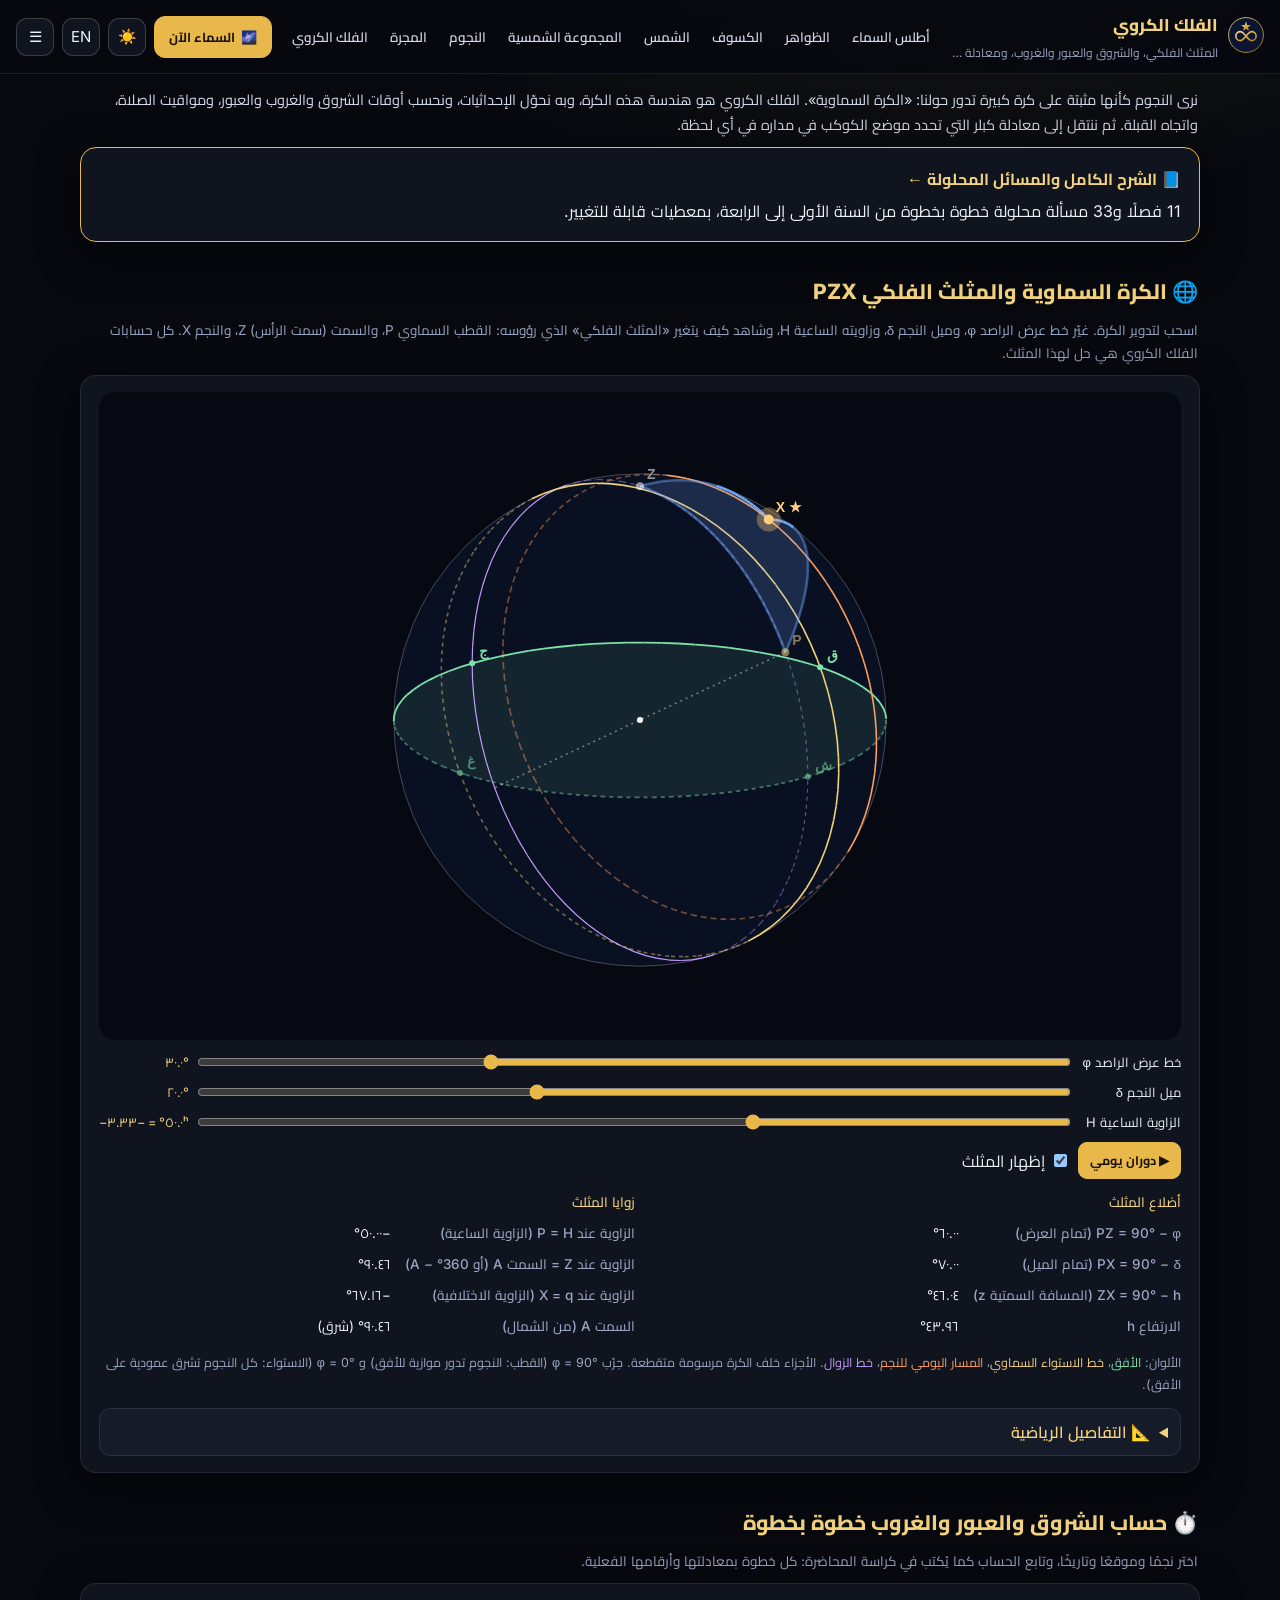
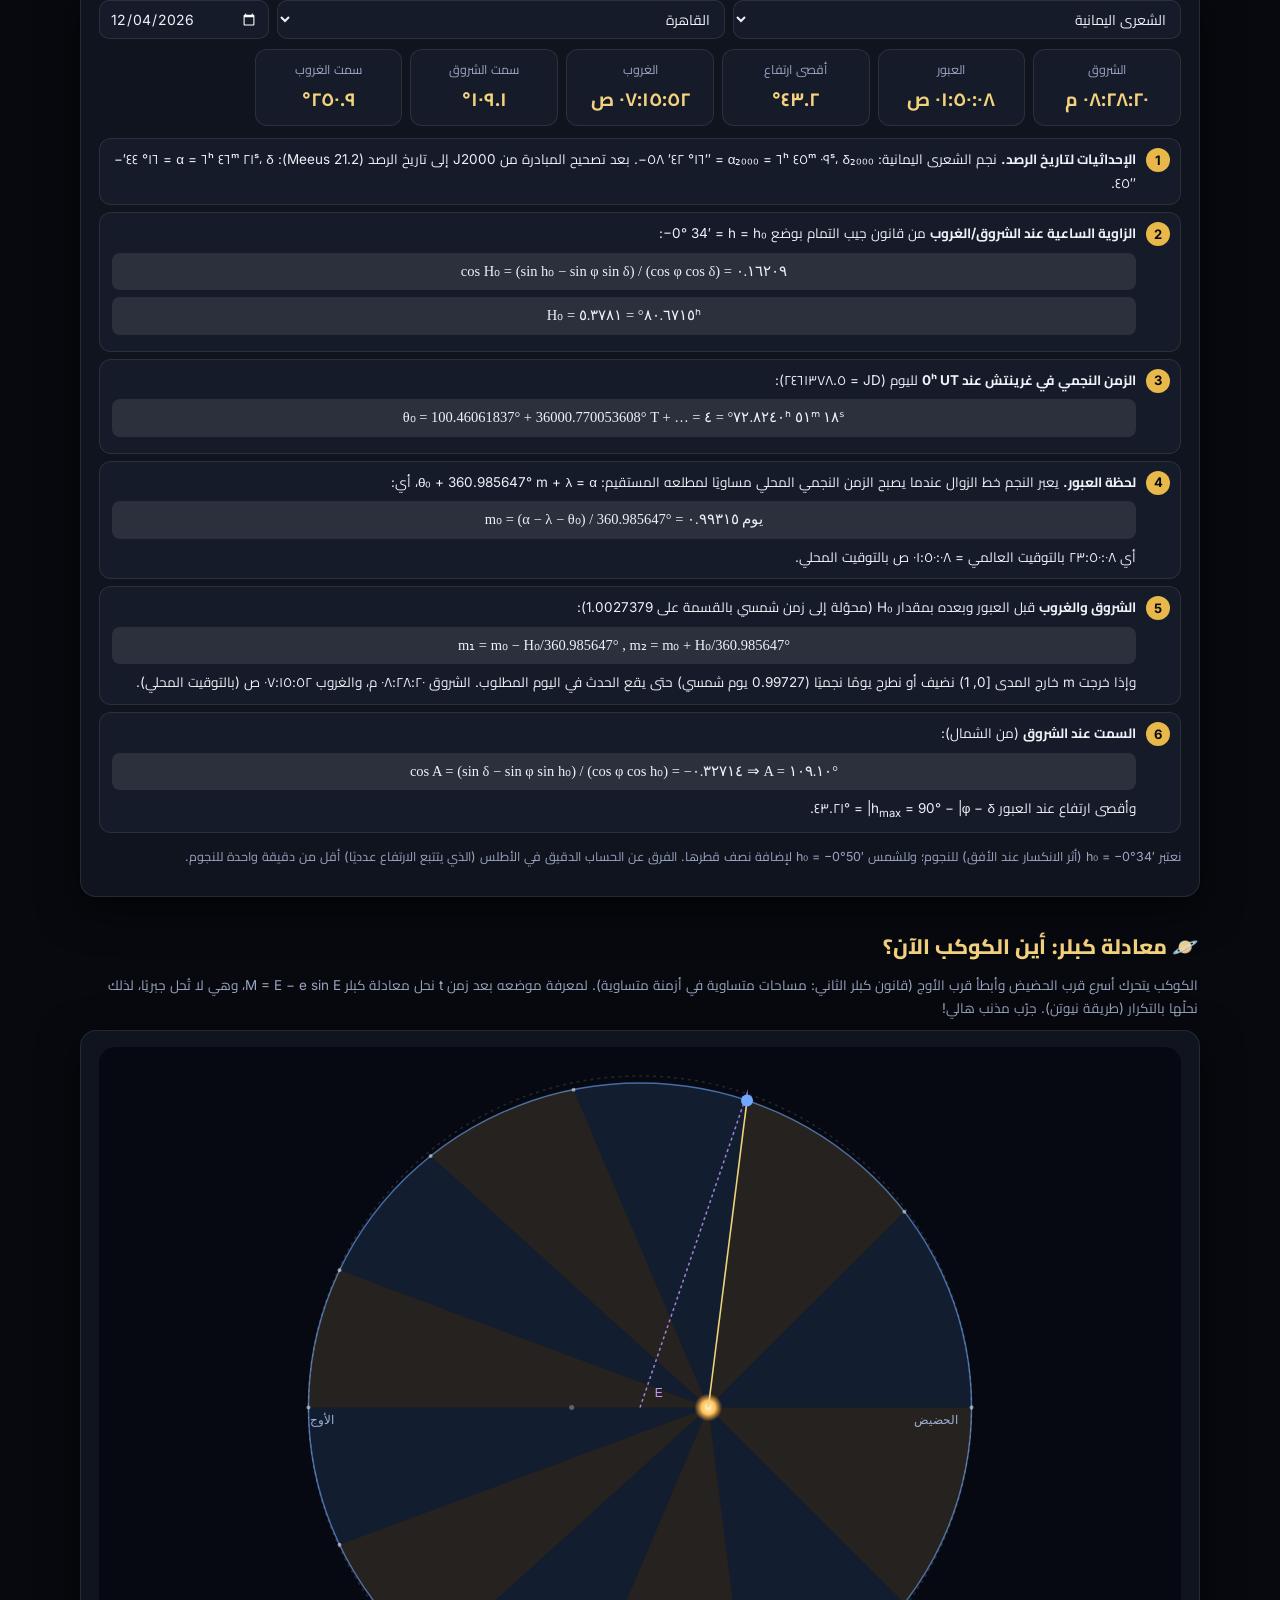
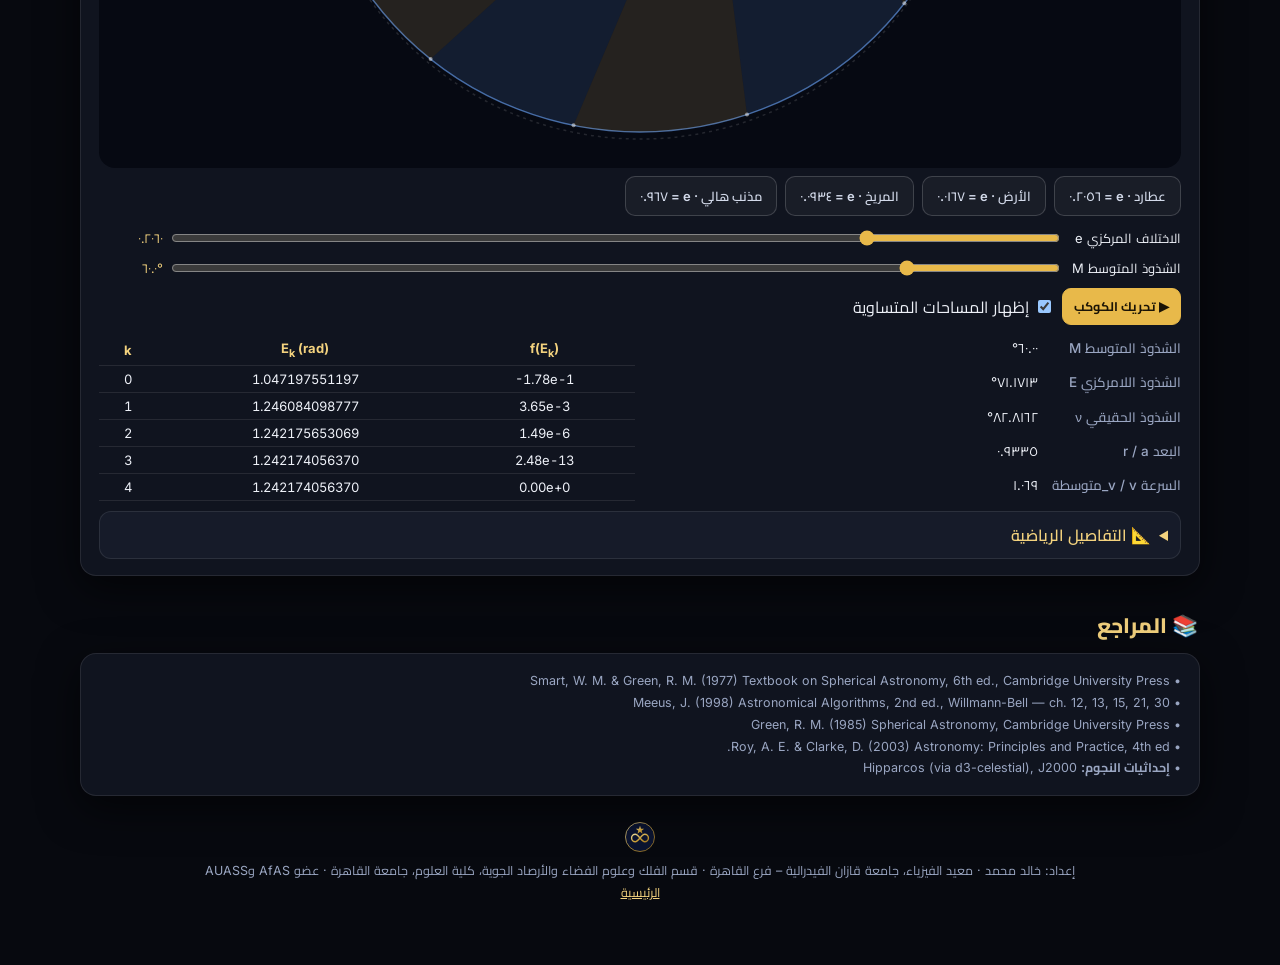
<file: spherical.html>
<!DOCTYPE html>
<html lang="ar" dir="rtl">
<head>
<meta charset="utf-8">
<script>try{document.documentElement.dataset.theme=JSON.parse(localStorage.getItem("khSky.theme"))||"dark"}catch(e){document.documentElement.dataset.theme="dark"}</script>
<meta name="viewport" content="width=device-width, initial-scale=1, viewport-fit=cover">
<meta name="theme-color" content="#07090f">
<title>الفلك الكروي | Spherical Astronomy</title>
<link rel="stylesheet" href="css/app.css">
<link rel="stylesheet" href="css/page.css">
<style>
#sph{width:100%;aspect-ratio:1/1;max-height:72vh;display:block;background:var(--viz);border-radius:16px;touch-action:none;cursor:grab}
#kep{width:100%;aspect-ratio:1.5/1;display:block;background:var(--viz);border-radius:16px}
.ctl{display:grid;grid-template-columns:auto 1fr auto;gap:6px 10px;align-items:center;margin-top:10px;font-size:13px}
.ctl input[type=range]{width:100%;accent-color:var(--gold)}.ctl output{font-variant-numeric:tabular-nums;color:var(--gold-l);min-width:64px;text-align:end;direction:ltr}
.tri{display:grid;grid-template-columns:1fr 1fr;gap:10px;margin-top:10px}@media(max-width:600px){.tri{grid-template-columns:1fr}}
.kv b{color:var(--muted)}
details.math{margin-top:10px;border:1px solid var(--line);border-radius:12px;padding:8px 12px;background:var(--card2)}
details.math summary{cursor:pointer;color:var(--gold-l);font-weight:600}
details.math p,details.math li{font-size:13.3px;line-height:1.85}
.eq{direction:ltr;text-align:center;font-family:"Cambria Math","STIX Two Math","Times New Roman",serif;font-size:15.5px;margin:7px 0;color:var(--txt);background:var(--line);border-radius:8px;padding:6px;overflow-x:auto}
.steps{counter-reset:s;margin:0;padding:0;list-style:none}
.steps li{counter-increment:s;position:relative;padding:9px 12px 9px 12px;padding-inline-start:44px;margin-bottom:7px;border-radius:12px;background:var(--card2);border:1px solid var(--line);font-size:13.5px;line-height:1.75}
.steps li::before{content:counter(s);position:absolute;inset-inline-start:10px;top:9px;width:24px;height:24px;border-radius:50%;background:var(--gold);color:var(--bg);font-weight:700;display:grid;place-items:center;font-size:13px}
.steps .eq{font-size:14.5px}
.res{display:grid;grid-template-columns:repeat(auto-fill,minmax(140px,1fr));gap:8px;margin-top:10px}
.res div{background:var(--card2);border:1px solid var(--line);border-radius:12px;padding:8px 10px;text-align:center;font-size:12.5px;color:var(--muted)}
.res b{display:block;font-size:19px;color:var(--gold-l);font-variant-numeric:tabular-nums}
.inrow{display:flex;gap:8px;flex-wrap:wrap;align-items:center}
.inrow .inp{flex:1;min-width:120px}
table.it{border-collapse:collapse;width:100%;font-size:13px;direction:ltr}table.it td,table.it th{padding:5px 8px;border-bottom:1px solid var(--line);text-align:center;font-variant-numeric:tabular-nums}table.it th{color:var(--gold-l)}
.note{font-size:12.5px;color:var(--muted);line-height:1.75}
</style>
</head>
<body>
<header class="pg-top">
  <a class="brand" href="index.html"><span id="logo"></span><div><h1 data-i="title"></h1><div class="sub" data-i="sub"></div></div></a>
  <button class="ibtn" id="btnLang">EN</button>
</header>
<main class="wrap">
  <p class="lead" data-h="lead" style="font-size:14.5px;color:var(--txt2)"></p>
  <a href="spherical-course.html" class="panel" style="display:block;text-decoration:none;color:inherit;border-color:var(--gold);margin-bottom:6px"><b style="color:var(--gold-l);font-size:16px" id="crsT"></b><div class="small" id="crsD" style="margin-top:4px;line-height:1.7"></div></a>

  <h2 class="sec" data-i="h1"></h2>
  <p class="lead" data-h="l1"></p>
  <div class="panel">
    <canvas id="sph"></canvas>
    <div class="ctl">
      <span data-i="lat"></span><input type="range" id="sLat" min="-90" max="90" step="0.5" value="30"><output id="oLat"></output>
      <span data-i="dec"></span><input type="range" id="sDec" min="-89" max="89" step="0.5" value="20"><output id="oDec"></output>
      <span data-i="ha"></span><input type="range" id="sHA" min="-180" max="180" step="0.5" value="-50"><output id="oHA"></output>
    </div>
    <div class="inrow" style="margin-top:8px"><button class="btn sm" id="bRun"></button><label class="small" style="display:flex;gap:5px;align-items:center"><input type="checkbox" id="cTri" checked><span data-i="showTri"></span></label></div>
    <div class="tri"><div class="kv" id="triSides"></div><div class="kv" id="triAngles"></div></div>
    <p class="note" data-h="sphNote"></p>
    <details class="math"><summary data-i="mathT"></summary><div data-h="m1"></div></details>
  </div>

  <h2 class="sec" data-i="h2"></h2>
  <p class="lead" data-h="l2"></p>
  <div class="panel">
    <div class="inrow">
      <select class="inp" id="selStar"></select>
      <select class="inp" id="selCity"></select>
      <input class="inp" type="date" id="inDate" style="max-width:170px">
    </div>
    <div class="res" id="rsRes"></div>
    <ol class="steps" id="rsSteps" style="margin-top:12px"></ol>
    <p class="note" data-h="rsNote"></p>
  </div>

  <h2 class="sec" data-i="h3"></h2>
  <p class="lead" data-h="l3"></p>
  <div class="panel">
    <canvas id="kep"></canvas>
    <div class="inrow" style="margin-top:8px" id="kPre"></div>
    <div class="ctl">
      <span data-i="ecc"></span><input type="range" id="sE" min="0" max="0.97" step="0.001" value="0.2056"><output id="oE"></output>
      <span data-i="meanAn"></span><input type="range" id="sM" min="0" max="360" step="0.5" value="60"><output id="oM"></output>
    </div>
    <div class="inrow" style="margin-top:8px"><button class="btn sm" id="bKep"></button><label class="small" style="display:flex;gap:5px;align-items:center"><input type="checkbox" id="cArea" checked><span data-i="areas"></span></label></div>
    <div class="tri"><div class="kv" id="kKV"></div><div style="overflow-x:auto"><table class="it" id="kIt"></table></div></div>
    <details class="math"><summary data-i="mathT"></summary><div data-h="m3"></div></details>
  </div>

  <h2 class="sec" data-i="hRef"></h2>
  <div class="panel note" id="refs"></div>
  <footer id="foot" style="text-align:center;color:var(--muted);font-size:12.5px;margin-top:26px;line-height:1.8"></footer>
</main>
<script src="js/common.js"></script>
<script src="js/astro.js"></script>
<script src="js/skydata.js"></script>
<script>
(function(){
const $=id=>document.getElementById(id);let lang=KH.getLang();const N=(x,d)=>KH.num(x,d,lang);
const D=Math.PI/180,R=180/Math.PI;
const L={ar:{
title:'الفلك الكروي',sub:'المثلث الفلكي، والشروق والعبور والغروب، ومعادلة كبلر',
lead:'نرى النجوم كأنها مثبتة على كرة كبيرة تدور حولنا: «الكرة السماوية». الفلك الكروي هو هندسة هذه الكرة، وبه نحوّل الإحداثيات، ونحسب أوقات الشروق والغروب والعبور، ومواقيت الصلاة، واتجاه القبلة. ثم ننتقل إلى معادلة كبلر التي تحدد موضع الكوكب في مداره في أي لحظة.',
h1:'🌐 الكرة السماوية والمثلث الفلكي PZX',
l1:'اسحب لتدوير الكرة. غيّر خط عرض الراصد φ، وميل النجم δ، وزاويته الساعية H، وشاهد كيف يتغير «المثلث الفلكي» الذي رؤوسه: القطب السماوي P، والسمت (سمت الرأس) Z، والنجم X. كل حسابات الفلك الكروي هي حل لهذا المثلث.',
lat:'خط عرض الراصد φ',dec:'ميل النجم δ',ha:'الزاوية الساعية H',run:'▶ دوران يومي',stop:'⏸ إيقاف',showTri:'إظهار المثلث',
sides:'أضلاع المثلث',angles:'زوايا المثلث',
sPZ:'PZ = 90° − φ (تمام العرض)',sPX:'PX = 90° − δ (تمام الميل)',sZX:'ZX = 90° − h (المسافة السمتية z)',
aP:'الزاوية عند P = H (الزاوية الساعية)',aZ:'الزاوية عند Z = السمت A (أو 360° − A)',aX:'الزاوية عند X = q (الزاوية الاختلافية)',
alt:'الارتفاع h',az:'السمت A (من الشمال)',
sphNote:'الألوان: <span style="color:#7ee2a8">الأفق</span>، <span style="color:var(--gold-l)">خط الاستواء السماوي</span>، <span style="color:#ff9f5a">المسار اليومي للنجم</span>، <span style="color:#c39bff">خط الزوال</span>. الأجزاء خلف الكرة مرسومة متقطعة. جرّب φ = 90° (القطب: النجوم تدور موازية للأفق) و φ = 0° (الاستواء: كل النجوم تشرق عمودية على الأفق).',
mathT:'📐 التفاصيل الرياضية',
m1:`<p><b>قانون جيب التمام</b> للمثلث الكروي (الضلع ZX مقابل الزاوية H):</p><div class="eq">cos z = cos(90°−φ) cos(90°−δ) + sin(90°−φ) sin(90°−δ) cos H</div><div class="eq">⇒  sin h = sin φ sin δ + cos φ cos δ cos H</div>
<p>وللسمت (مقيسًا من الشمال نحو الشرق):</p><div class="eq">tan A = − sin H / ( tan δ cos φ − sin φ cos H )</div>
<p><b>قانون الجيوب</b>:</p><div class="eq">sin H / sin z = sin A / sin(90°−δ) = sin q / sin(90°−φ)</div>
<p>والزاوية الاختلافية q (مهمة لتوجيه صور الأجرام ولرسم الهلال):</p><div class="eq">tan q = sin H / ( tan φ cos δ − sin δ cos H )</div>
<p>نتائج مباشرة: ارتفاع النجم عند العبور h<sub>max</sub> = 90° − |φ − δ|، والنجم لا يغرب (حول قطبي) إذا كان δ &gt; 90° − φ، ولا يشرق أبدًا إذا كان δ &lt; −(90° − φ). وارتفاع القطب السماوي فوق الأفق يساوي خط العرض φ، وهي الطريقة التي حدد بها الملاحون العرب العرض بقياس ارتفاع الجدي.</p>`,
h2:'⏱️ حساب الشروق والعبور والغروب خطوة بخطوة',
l2:'اختر نجمًا وموقعًا وتاريخًا، وتابع الحساب كما يُكتب في كراسة المحاضرة: كل خطوة بمعادلتها وأرقامها الفعلية.',
star:'النجم',city:'المكان',
rise:'الشروق',transit:'العبور',set:'الغروب',hmax:'أقصى ارتفاع',azR:'سمت الشروق',azS:'سمت الغروب',circ:'لا يغرب (حول قطبي)',never:'لا يشرق من هذا المكان',
rsNote:'نعتبر h₀ = −0°34′ (أثر الانكسار عند الأفق) للنجوم؛ وللشمس h₀ = −0°50′ لإضافة نصف قطرها. الفرق عن الحساب الدقيق في الأطلس (الذي يتتبع الارتفاع عدديًا) أقل من دقيقة واحدة للنجوم.',
steps:{
s1:(p)=>`<b>الإحداثيات لتاريخ الرصد.</b> نجم ${p.name}: α₂₀₀₀ = ${p.a0}، δ₂₀₀₀ = ${p.d0}. بعد تصحيح المبادرة من J2000 إلى تاريخ الرصد (Meeus 21.2): α = ${p.a}، δ = ${p.d}.`,
s2:(p)=>`<b>الزاوية الساعية عند الشروق/الغروب</b> من قانون جيب التمام بوضع h = h₀ = ${p.h0}:<div class="eq">cos H₀ = (sin h₀ − sin φ sin δ) / (cos φ cos δ) = ${p.cosH0}</div>${p.H0txt}`,
s3:(p)=>`<b>الزمن النجمي في غرينتش عند 0ʰ UT</b> لليوم (JD = ${p.jd0}):<div class="eq">θ₀ = 100.46061837° + 36000.770053608° T + … = ${p.th0}</div>`,
s4:(p)=>`<b>لحظة العبور.</b> يعبر النجم خط الزوال عندما يصبح الزمن النجمي المحلي مساويًا لمطلعه المستقيم: θ₀ + 360.985647° m + λ = α، أي:<div class="eq">m₀ = (α − λ − θ₀) / 360.985647° = ${p.m0}  يوم</div>أي ${p.tUT} بالتوقيت العالمي = ${p.tLoc} بالتوقيت المحلي.`,
s5:(p)=>`<b>الشروق والغروب</b> قبل العبور وبعده بمقدار H₀ (محوّلة إلى زمن شمسي بالقسمة على 1.0027379):<div class="eq">m₁ = m₀ − H₀/360.985647° ,  m₂ = m₀ + H₀/360.985647°</div>وإذا خرجت m خارج المدى [0, 1) نضيف أو نطرح يومًا نجميًا (0.99727 يوم شمسي) حتى يقع الحدث في اليوم المطلوب. الشروق ${p.rise}، والغروب ${p.set} (بالتوقيت المحلي).`,
s6:(p)=>`<b>السمت عند الشروق</b> (من الشمال):<div class="eq">cos A = (sin δ − sin φ sin h₀) / (cos φ cos h₀) = ${p.cosA}  ⇒  A = ${p.A}</div>وأقصى ارتفاع عند العبور h<sub>max</sub> = 90° − |φ − δ| = ${p.hmax}.`},
h3:'🪐 معادلة كبلر: أين الكوكب الآن؟',
l3:'الكوكب يتحرك أسرع قرب الحضيض وأبطأ قرب الأوج (قانون كبلر الثاني: مساحات متساوية في أزمنة متساوية). لمعرفة موضعه بعد زمن t نحل معادلة كبلر M = E − e sin E، وهي لا تُحل جبريًا، لذلك نحلّها بالتكرار (طريقة نيوتن). جرّب مذنب هالي!',
ecc:'الاختلاف المركزي e',meanAn:'الشذوذ المتوسط M',kRun:'▶ تحريك الكوكب',kStop:'⏸ إيقاف',areas:'إظهار المساحات المتساوية',
kE:'الشذوذ اللامركزي E',kNu:'الشذوذ الحقيقي ν',kR:'البعد r / a',kV:'السرعة v / v_متوسطة',kIt:'تكرارات نيوتن',
pres:[['عطارد',0.2056],['الأرض',0.0167],['المريخ',0.0934],['مذنب هالي',0.967]],
m3:`<p><b>الشذوذ المتوسط</b> يزداد بانتظام مع الزمن: M = n (t − τ) حيث n = 2π/P و τ لحظة المرور بالحضيض.</p><div class="eq">M = E − e sin E   (معادلة كبلر)</div>
<p>الحل بطريقة نيوتن–رافسون لدالة f(E) = E − e sin E − M:</p><div class="eq">E<sub>k+1</sub> = E<sub>k</sub> − (E<sub>k</sub> − e sin E<sub>k</sub> − M) / (1 − e cos E<sub>k</sub>)</div>
<p>نبدأ بـ E₀ = M (أو E₀ = π عندما e &gt; 0.8 لضمان التقارب). التقارب تربيعي: يتضاعف عدد الأرقام الصحيحة تقريبًا في كل خطوة، كما يظهر في الجدول.</p>
<p>ثم الشذوذ الحقيقي والبعد:</p><div class="eq">tan(ν/2) = √[(1+e)/(1−e)] · tan(E/2) ,   r = a (1 − e cos E)</div>
<p>والسرعة من معادلة الحيوية (vis-viva): v² = GM (2/r − 1/a)، فنسبة سرعة الحضيض إلى الأوج = (1+e)/(1−e)، وهي لمذنب هالي ≈ 60.</p>`,
hRef:'📚 المراجع'
},en:{
title:'Spherical Astronomy',sub:'The PZX triangle, rise–transit–set, and Kepler’s equation',
lead:'We see the stars as if fixed on a huge sphere turning around us: the celestial sphere. Spherical astronomy is the geometry of that sphere — how we convert coordinates and compute rising, transit and setting times, prayer times and the Qibla. Then we move to Kepler’s equation, which gives a planet’s position in its orbit at any moment.',
h1:'🌐 The celestial sphere and the PZX triangle',
l1:'Drag to rotate the sphere. Change the observer’s latitude φ, the star’s declination δ and hour angle H, and watch the astronomical triangle whose vertices are the celestial pole P, the zenith Z and the star X. Every spherical-astronomy calculation is a solution of this triangle.',
lat:'Observer latitude φ',dec:'Star declination δ',ha:'Hour angle H',run:'▶ Diurnal motion',stop:'⏸ Stop',showTri:'Show triangle',
sides:'Sides',angles:'Angles',
sPZ:'PZ = 90° − φ (co-latitude)',sPX:'PX = 90° − δ (co-declination)',sZX:'ZX = 90° − h (zenith distance z)',
aP:'Angle at P = H (hour angle)',aZ:'Angle at Z = azimuth A (or 360° − A)',aX:'Angle at X = q (parallactic angle)',
alt:'Altitude h',az:'Azimuth A (from north)',
sphNote:'Colours: <span style="color:#7ee2a8">horizon</span>, <span style="color:var(--gold-l)">celestial equator</span>, <span style="color:#ff9f5a">the star’s diurnal circle</span>, <span style="color:#c39bff">meridian</span>. Parts behind the sphere are dashed. Try φ = 90° (pole: stars circle parallel to the horizon) and φ = 0° (equator: every star rises perpendicular to the horizon).',
mathT:'📐 Mathematical details',
m1:`<p>The spherical <b>cosine rule</b> (side ZX opposite angle H):</p><div class="eq">cos z = cos(90°−φ) cos(90°−δ) + sin(90°−φ) sin(90°−δ) cos H</div><div class="eq">⇒  sin h = sin φ sin δ + cos φ cos δ cos H</div><p>Azimuth (from north through east):</p><div class="eq">tan A = − sin H / ( tan δ cos φ − sin φ cos H )</div><p>The <b>sine rule</b>:</p><div class="eq">sin H / sin z = sin A / sin(90°−δ) = sin q / sin(90°−φ)</div><p>The parallactic angle q (needed to orient images and to draw the crescent):</p><div class="eq">tan q = sin H / ( tan φ cos δ − sin δ cos H )</div><p>Direct consequences: transit altitude h<sub>max</sub> = 90° − |φ − δ|; a star is circumpolar if δ &gt; 90° − φ and never rises if δ &lt; −(90° − φ); the pole’s altitude equals the latitude — how Arab navigators found latitude from the altitude of Polaris.</p>`,
h2:'⏱️ Rise, transit and set — step by step',
l2:'Pick a star, place and date, and follow the computation as you would write it in lecture notes: every step with its formula and the actual numbers.',
star:'Star',city:'Place',
rise:'Rise',transit:'Transit',set:'Set',hmax:'Max altitude',azR:'Rising azimuth',azS:'Setting azimuth',circ:'Never sets (circumpolar)',never:'Never rises here',
rsNote:'We use h₀ = −0°34′ (horizon refraction) for stars; for the Sun h₀ = −0°50′ adds its semi-diameter. The difference from the exact numerical tracking in the Atlas is under one minute for stars.',
steps:{
s1:(p)=>`<b>Coordinates of date.</b> ${p.name}: α₂₀₀₀ = ${p.a0}, δ₂₀₀₀ = ${p.d0}. After precession from J2000 to the date (Meeus 21.2): α = ${p.a}, δ = ${p.d}.`,
s2:(p)=>`<b>Hour angle at rising/setting</b> from the cosine rule with h = h₀ = ${p.h0}:<div class="eq">cos H₀ = (sin h₀ − sin φ sin δ) / (cos φ cos δ) = ${p.cosH0}</div>${p.H0txt}`,
s3:(p)=>`<b>Greenwich sidereal time at 0ʰ UT</b> of the day (JD = ${p.jd0}):<div class="eq">θ₀ = 100.46061837° + 36000.770053608° T + … = ${p.th0}</div>`,
s4:(p)=>`<b>Transit.</b> The star crosses the meridian when local sidereal time equals its right ascension: θ₀ + 360.985647° m + λ = α, so<div class="eq">m₀ = (α − λ − θ₀) / 360.985647° = ${p.m0}  day</div>i.e. ${p.tUT} UT = ${p.tLoc} local time.`,
s5:(p)=>`<b>Rise and set</b> are H₀ before and after transit (converted to solar time by dividing by 1.0027379):<div class="eq">m₁ = m₀ − H₀/360.985647° ,  m₂ = m₀ + H₀/360.985647°</div>If m falls outside [0, 1) we add or subtract one sidereal day (0.99727 solar day) so the event lies on the chosen date. Rise ${p.rise}, set ${p.set} (local time).`,
s6:(p)=>`<b>Rising azimuth</b> (from north):<div class="eq">cos A = (sin δ − sin φ sin h₀) / (cos φ cos h₀) = ${p.cosA}  ⇒  A = ${p.A}</div>Transit altitude h<sub>max</sub> = 90° − |φ − δ| = ${p.hmax}.`},
h3:'🪐 Kepler’s equation: where is the planet now?',
l3:'A planet moves faster near perihelion and slower near aphelion (Kepler’s second law: equal areas in equal times). To find its position after time t we solve Kepler’s equation M = E − e sin E, which has no algebraic solution, so we iterate (Newton’s method). Try Halley’s comet!',
ecc:'Eccentricity e',meanAn:'Mean anomaly M',kRun:'▶ Move the planet',kStop:'⏸ Stop',areas:'Show equal areas',
kE:'Eccentric anomaly E',kNu:'True anomaly ν',kR:'Distance r / a',kV:'Speed v / v_mean',kIt:'Newton iterations',
pres:[['Mercury',0.2056],['Earth',0.0167],['Mars',0.0934],['Halley’s comet',0.967]],
m3:`<p>The <b>mean anomaly</b> grows uniformly with time: M = n (t − τ), with n = 2π/P and τ the perihelion time.</p><div class="eq">M = E − e sin E   (Kepler’s equation)</div><p>Newton–Raphson for f(E) = E − e sin E − M:</p><div class="eq">E<sub>k+1</sub> = E<sub>k</sub> − (E<sub>k</sub> − e sin E<sub>k</sub> − M) / (1 − e cos E<sub>k</sub>)</div><p>Start from E₀ = M (or E₀ = π when e &gt; 0.8, to guarantee convergence). Convergence is quadratic: the number of correct digits roughly doubles each step, as the table shows.</p><p>Then the true anomaly and distance:</p><div class="eq">tan(ν/2) = √[(1+e)/(1−e)] · tan(E/2) ,   r = a (1 − e cos E)</div><p>Speed from the vis-viva equation v² = GM (2/r − 1/a): the perihelion-to-aphelion speed ratio is (1+e)/(1−e), about 60 for Halley’s comet.</p>`,
hRef:'📚 References'
}};
const t=k=>L[lang][k];
const fmtDeg=(x,dp)=>N(x,dp===undefined?2:dp)+'°';
function dms(x){const s=x<0?'−':'+';x=Math.abs(x);let d=Math.floor(x),m=Math.floor((x-d)*60),sec=Math.round(((x-d)*60-m)*60);if(sec===60){sec=0;m++;}if(m===60){m=0;d++;}return KH.digits(`${s}${d}° ${String(m).padStart(2,'0')}′ ${String(sec).padStart(2,'0')}″`,lang);}
function hms(deg){let h=((deg%360)+360)%360/15;let H=Math.floor(h),m=Math.floor((h-H)*60),s=Math.round(((h-H)*60-m)*60);if(s===60){s=0;m++;}if(m===60){m=0;H=(H+1)%24;}return KH.digits(`${H}ʰ ${String(m).padStart(2,'0')}ᵐ ${String(s).padStart(2,'0')}ˢ`,lang);}

// ================= 1. celestial sphere =================
const cv=$('sph');let yaw=-0.75,pitch=0.32,runAnim=false;
function starNEU(phi,dec,H){ // horizon vector [N,E,U]
  const sh=Math.sin(phi)*Math.sin(dec)+Math.cos(phi)*Math.cos(dec)*Math.cos(H);
  const cAs=Math.sin(phi)*Math.cos(dec)*Math.cos(H)-Math.cos(phi)*Math.sin(dec); // cos h cos A_south
  const sAs=Math.cos(dec)*Math.sin(H); // cos h sin A_south (westward)
  return [-cAs,-sAs,sh];
}
function slerp(a,b,n){const d=Math.acos(Math.max(-1,Math.min(1,a[0]*b[0]+a[1]*b[1]+a[2]*b[2])));const out=[];for(let i=0;i<=n;i++){const s=i/n;if(d<1e-6){out.push(a);continue;}const k1=Math.sin((1-s)*d)/Math.sin(d),k2=Math.sin(s*d)/Math.sin(d);out.push([a[0]*k1+b[0]*k2,a[1]*k1+b[1]*k2,a[2]*k1+b[2]*k2]);}return out;}
function drawSphere(){
  const dpr=Math.min(2,devicePixelRatio||1),W=cv.clientWidth,H=cv.clientHeight;cv.width=W*dpr;cv.height=H*dpr;const g=cv.getContext('2d');g.scale(dpr,dpr);g.direction='ltr';
  const phi=+$('sLat').value*D,dec=+$('sDec').value*D,ha=+$('sHA').value*D,Rr=Math.min(W,H)*0.38,cx=W/2,cy=H/2+4;
  // view: rotate [N,E,U] by yaw about U then pitch about screen x
  const cyw=Math.cos(yaw),syw=Math.sin(yaw),cp=Math.cos(pitch),sp=Math.sin(pitch);
  const P=v=>{const x=v[1]*cyw-v[0]*syw,y0=v[1]*syw+v[0]*cyw;const y=y0*cp-v[2]*sp*0,z=v[2];// x right, y depth
    const Y=z*cp-y0*sp,D_=y0*cp+z*sp;return [cx+x*Rr,cy-Y*Rr,D_];};
  const curve=(pts,col,w,dashBack)=>{g.lineWidth=w;g.strokeStyle=col;for(let i=1;i<pts.length;i++){const a=P(pts[i-1]),b=P(pts[i]);const back=(a[2]+b[2])/2>0.0;g.setLineDash(back&&dashBack!==false?[4,4]:[]);g.globalAlpha=back?0.45:1;g.beginPath();g.moveTo(a[0],a[1]);g.lineTo(b[0],b[1]);g.stroke();}g.setLineDash([]);g.globalAlpha=1;};
  // sphere outline
  g.fillStyle='rgba(30,50,110,.18)';g.beginPath();g.arc(cx,cy,Rr,0,7);g.fill();g.strokeStyle='rgba(255,255,255,.25)';g.lineWidth=1;g.stroke();
  // horizon plane
  const hz=[];for(let a=0;a<=360;a+=4)hz.push([Math.cos(a*D),Math.sin(a*D),0]);
  g.fillStyle='rgba(126,226,168,.10)';g.beginPath();hz.forEach((v,i)=>{const p=P(v);i?g.lineTo(p[0],p[1]):g.moveTo(p[0],p[1]);});g.fill();
  curve(hz,'#7ee2a8',1.8);
  // meridian (N-Z-S-Nadir)
  const mer=[];for(let a=0;a<=360;a+=4)mer.push([Math.cos(a*D),0,Math.sin(a*D)]);curve(mer,'#c39bff',1.2);
  // celestial equator: points with dec=0
  const eq=[];for(let h=-180;h<=180;h+=4)eq.push(starNEU(phi,0,h*D));curve(eq,'#f1d27a',1.6);
  // star diurnal circle
  const dc=[];for(let h=-180;h<=180;h+=3)dc.push(starNEU(phi,dec,h*D));curve(dc,'#ff9f5a',1.6);
  // axis
  const Pn=[Math.cos(phi),0,Math.sin(phi)],Ps=[-Pn[0],0,-Pn[2]];const a1=P(Pn),a2=P(Ps);g.strokeStyle='rgba(255,255,255,.4)';g.setLineDash([2,4]);g.beginPath();g.moveTo(a1[0],a1[1]);g.lineTo(a2[0],a2[1]);g.stroke();g.setLineDash([]);
  const Z=[0,0,1],X=starNEU(phi,dec,ha);
  // triangle
  if($('cTri').checked){g.fillStyle='rgba(111,168,255,.18)';const tri=[...slerp(Pn,Z,30),...slerp(Z,X,30),...slerp(X,Pn,30)];g.beginPath();tri.forEach((v,i)=>{const p=P(v);i?g.lineTo(p[0],p[1]):g.moveTo(p[0],p[1]);});g.fill();
    curve(slerp(Pn,Z,40),'#6fa8ff',2.6,false);curve(slerp(Z,X,40),'#6fa8ff',2.6,false);curve(slerp(X,Pn,40),'#6fa8ff',2.6,false);}
  // points & labels
  const lab=(v,txt,col,r)=>{const p=P(v);g.globalAlpha=p[2]>0?0.55:1;g.fillStyle=col;g.beginPath();g.arc(p[0],p[1],r||4,0,7);g.fill();g.font='bold 14px sans-serif';g.fillText(txt,p[0]+7,p[1]-7);g.globalAlpha=1;};
  const ar=lang==='ar';
  [['N',ar?'ش':'N',0],['E',ar?'ق':'E',90],['S',ar?'ج':'S',180],['W',ar?'غ':'W',270]].forEach(c=>lab([Math.cos(c[2]*D),Math.sin(c[2]*D),0],c[1],'#7ee2a8',3));
  lab(Z,'Z','#fff');lab(Pn,'P','#f1d27a');const sx=P(X);g.fillStyle='rgba(255,200,120,.35)';g.beginPath();g.arc(sx[0],sx[1],12,0,7);g.fill();lab(X,'X ★','#ffcf7a',5);
  // observer
  g.fillStyle='#fff';g.beginPath();g.arc(cx,cy,3,0,7);g.fill();
  // readouts
  const h=Math.asin(X[2])*R,A=(Math.atan2(X[1],X[0])*R+360)%360;
  const q=Math.atan2(Math.sin(ha),Math.tan(phi)*Math.cos(dec)-Math.sin(dec)*Math.cos(ha))*R;
  $('oLat').textContent=fmtDeg(+$('sLat').value,1);$('oDec').textContent=fmtDeg(+$('sDec').value,1);$('oHA').textContent=N(+$('sHA').value,1)+'° = '+N(+$('sHA').value/15,2)+'ʰ';
  $('triSides').innerHTML=`<b style="grid-column:1/-1;color:var(--gold-l)">${t('sides')}</b><b>${t('sPZ')}</b><span>${fmtDeg(90-phi*R)}</span><b>${t('sPX')}</b><span>${fmtDeg(90-dec*R)}</span><b>${t('sZX')}</b><span>${fmtDeg(90-h)}</span><b>${t('alt')}</b><span>${fmtDeg(h)}</span>`;
  $('triAngles').innerHTML=`<b style="grid-column:1/-1;color:var(--gold-l)">${t('angles')}</b><b>${t('aP')}</b><span>${fmtDeg(+$('sHA').value)}</span><b>${t('aZ')}</b><span>${fmtDeg(A)}</span><b>${t('aX')}</b><span>${fmtDeg(q)}</span><b>${t('az')}</b><span>${fmtDeg(A)} ${KH.compass?'('+KH.compass(A,lang)+')':''}</span>`;
}
let drag=null;cv.addEventListener('pointerdown',e=>{drag=[e.clientX,e.clientY,yaw,pitch];cv.setPointerCapture(e.pointerId);});
cv.addEventListener('pointermove',e=>{if(!drag)return;yaw=drag[2]+(e.clientX-drag[0])*0.008;pitch=Math.max(-1.2,Math.min(1.45,drag[3]+(e.clientY-drag[1])*0.006));drawSphere();});
cv.addEventListener('pointerup',()=>drag=null);
['sLat','sDec','sHA','cTri'].forEach(id=>$(id).oninput=drawSphere);

// ================= 2. rise/transit/set =================
const SD=window.SKYDATA;const A=window.Astro;
const STARS=[['Sirius','الشعرى اليمانية',32349],['Canopus','سهيل',30438],['Arcturus','السماك الرامح',69673],['Vega','النسر الواقع',91262],['Capella','العيوق',24608],['Rigel','رجل الجبار',24436],['Betelgeuse','منكب الجوزاء',27989],['Aldebaran','الدبران',21421],['Antares','قلب العقرب',80763],['Spica','السماك الأعزل',65474],['Altair','النسر الطائر',97649],['Deneb','ذنب الدجاجة',102098],['Regulus','قلب الأسد',49669],['Fomalhaut','فم الحوت',113368],['Polaris','الجدي',11767]];
function starRD(hip){for(const k in SD.N){if(SD.N[k][4]===hip){const s=SD.S[+k];return [s[0],s[1]];}}return null;}
function computeRS(){
  const st=STARS[+$('selStar').value],city=KH.CITIES[+$('selCity').value];const rd=starRD(st[2]);if(!rd){$('rsSteps').innerHTML='?';return;}
  const dstr=$('inDate').value;const [Y,Mo,Dd]=dstr.split('-').map(Number);const t0=Date.UTC(Y,Mo-1,Dd);
  const J0=A.jd(new Date(t0)),T=A.cent(J0);const Pm=A.precMatrix(T);const v=A.apply(Pm,A.radec2vec(rd[0],rd[1]));const rr=A.vec2radec(v);let a=rr[0],d=rr[1];if(a<0)a+=360;
  const phi=city.lat*D,lam=city.lon,h0=-0.5667;
  const cosH0=(Math.sin(h0*D)-Math.sin(phi)*Math.sin(d*D))/(Math.cos(phi)*Math.cos(d*D));
  const th0=A.norm360(100.46061837+36000.770053608*T+0.000387933*T*T-T*T*T/38710000);
  let m0=((a-lam-th0)/360.985647)%1;if(m0<0)m0+=1;
  const ms=m=>t0+m*86400000;const loc={tz:city.tz};
  const ft=x=>KH.fmtTime(x,loc,lang,true),fu=x=>KH.digits(new Date(x).toISOString().substr(11,8),lang);
  const hmax=90-Math.abs(city.lat-d);
  let res=`<div>${t('transit')}<b>${ft(ms(m0))}</b></div><div>${t('hmax')}<b>${fmtDeg(hmax,1)}</b></div>`;
  let H0txt,rise='—',set='—',cosA='—',Az='—';
  if(cosH0<-1){H0txt=`<div style="color:#7ee2a8">cos H₀ &lt; −1 ⇒ ${t('circ')}</div>`;res=`<div>${t('rise')}<b style="font-size:14px">${t('circ')}</b></div>`+res;}
  else if(cosH0>1){H0txt=`<div style="color:#ff9fb3">cos H₀ &gt; 1 ⇒ ${t('never')}</div>`;res=`<div>${t('rise')}<b style="font-size:14px">${t('never')}</b></div>`;}
  else{const H0=Math.acos(cosH0)*R;H0txt=`<div class="eq">H₀ = ${N(H0,4)}° = ${N(H0/15,4)}ʰ</div>`;
    let m1=m0-H0/360.985647,m2=m0+H0/360.985647;const SDAY=360/360.985647;if(m1<0)m1+=SDAY;if(m2>=1)m2-=SDAY; /* here is the modification: keep events within the chosen date (one sidereal day = 0.99727 solar day) */rise=ft(ms(m1));set=ft(ms(m2));
    const ca=(Math.sin(d*D)-Math.sin(phi)*Math.sin(h0*D))/(Math.cos(phi)*Math.cos(h0*D));cosA=N(ca,5);Az=fmtDeg(Math.acos(ca)*R,2);
    res=`<div>${t('rise')}<b>${rise}</b></div>`+res+`<div>${t('set')}<b>${set}</b></div><div>${t('azR')}<b>${fmtDeg(Math.acos(ca)*R,1)}</b></div><div>${t('azS')}<b>${fmtDeg(360-Math.acos(ca)*R,1)}</b></div>`;}
  $('rsRes').innerHTML=res;
  const iso=x=>`<span dir="ltr" style="unicode-bidi:isolate">${x}</span>`;const p0={name:lang==='ar'?st[1]:st[0],a0:hms(rd[0]),d0:dms(rd[1]),a:hms(a),d:dms(d),h0:'−0° 34′',cosH0:N(cosH0,5),H0txt,jd0:N(J0,1),th0:N(th0,4)+'° = '+hms(th0),m0:N(m0,5),tUT:fu(ms(m0)),tLoc:ft(ms(m0)),rise,set,cosA,A:Az,hmax:fmtDeg(hmax,2)};const p={};for(const k in p0)p[k]=(k==='name'||k==='H0txt'||p0[k]==='—')?p0[k]:iso(p0[k]);
  const S=t('steps');let html=['s1','s2','s3','s4'].map(k=>`<li>${S[k](p)}</li>`).join('');if(Math.abs(cosH0)<=1)html+=`<li>${S.s5(p)}</li><li>${S.s6(p)}</li>`;
  $('rsSteps').innerHTML=html;
}

// ================= 3. Kepler =================
const kc=$('kep');let kRun=false,kM=60;
function solveKepler(M,e){const it=[];let E=e>0.8?Math.PI:M;for(let k=0;k<12;k++){const f=E-e*Math.sin(E)-M;it.push([k,E,f]);if(Math.abs(f)<1e-14)break;E=E-f/(1-e*Math.cos(E));}return {E,it};}
function drawKepler(){
  const dpr=Math.min(2,devicePixelRatio||1),W=kc.clientWidth,H=kc.clientHeight;kc.width=W*dpr;kc.height=H*dpr;const g=kc.getContext('2d');g.scale(dpr,dpr);g.direction='ltr';
  const e=+$('sE').value,M=kM*D;$('oE').textContent=N(e,4);$('oM').textContent=N(kM,1)+'°';
  const a=Math.min(W*0.42/(1),H*0.45/Math.sqrt(1-e*e)*1),b=a*Math.sqrt(1-e*e);const cx=W/2,cy=H/2;const fx=cx+a*e; // focus (Sun) at +ae
  // to fit: ellipse centred
  g.strokeStyle='rgba(111,168,255,.6)';g.lineWidth=1.5;g.beginPath();g.ellipse(cx,cy,a,b,0,0,7);g.stroke();
  // auxiliary circle
  g.strokeStyle='rgba(255,255,255,.12)';g.setLineDash([3,4]);g.beginPath();g.arc(cx,cy,a,0,7);g.stroke();g.setLineDash([]);
  const pos=Mx=>{const E=solveKepler(Mx,e).E;return [cx+a*Math.cos(E),cy-b*Math.sin(E),E];};
  // equal areas: 12 equal time slices
  if($('cArea').checked){for(let k=0;k<12;k++){const M0=k*30*D,M1=(k+1)*30*D;g.fillStyle=k%2?'rgba(241,210,122,.13)':'rgba(111,168,255,.13)';g.beginPath();g.moveTo(fx,cy);for(let s=0;s<=20;s++){const p=pos(M0+(M1-M0)*s/20);g.lineTo(p[0],p[1]);}g.closePath();g.fill();
    const p=pos(M0);g.fillStyle='rgba(255,255,255,.5)';g.beginPath();g.arc(p[0],p[1],2,0,7);g.fill();}}
  // Sun
  const gr=g.createRadialGradient(fx,cy,0,fx,cy,14);gr.addColorStop(0,'#fff6d0');gr.addColorStop(0.5,'#ffc35a');gr.addColorStop(1,'rgba(255,160,40,0)');g.fillStyle=gr;g.beginPath();g.arc(fx,cy,14,0,7);g.fill();
  // empty focus
  g.fillStyle='rgba(255,255,255,.3)';g.beginPath();g.arc(cx-a*e,cy,2.5,0,7);g.fill();
  const sol=solveKepler(M,e),E=sol.E,px=cx+a*Math.cos(E),py=cy-b*Math.sin(E);
  // E construction: point on auxiliary circle
  const qx=cx+a*Math.cos(E),qy=cy-a*Math.sin(E);g.strokeStyle='rgba(195,155,255,.8)';g.setLineDash([3,3]);g.beginPath();g.moveTo(cx,cy);g.lineTo(qx,qy);g.lineTo(px,py);g.stroke();g.setLineDash([]);
  g.fillStyle='#c39bff';g.font='12px sans-serif';g.fillText('E',cx+18*Math.cos(E/2),cy-18*Math.sin(E/2));
  // radius vector
  g.strokeStyle='#f1d27a';g.lineWidth=1.6;g.beginPath();g.moveTo(fx,cy);g.lineTo(px,py);g.stroke();
  g.fillStyle='#6fa8ff';g.beginPath();g.arc(px,py,6,0,7);g.fill();
  // apsides labels
  g.fillStyle='#9fb0d6';g.font='11.5px sans-serif';g.fillText(lang==='ar'?'الحضيض':'perihelion',cx+a-58,cy+16);g.fillText(lang==='ar'?'الأوج':'aphelion',cx-a+2,cy+16);
  const nu=2*Math.atan2(Math.sqrt(1+e)*Math.sin(E/2),Math.sqrt(1-e)*Math.cos(E/2));const r=1-e*Math.cos(E);const v=Math.sqrt(2/r-1);
  $('kKV').innerHTML=`<b>${t('meanAn')}</b><span>${fmtDeg(kM,2)}</span><b>${t('kE')}</b><span>${fmtDeg(E*R,4)}</span><b>${t('kNu')}</b><span>${fmtDeg(((nu*R)+360)%360,4)}</span><b>${t('kR')}</b><span>${N(r,4)}</span><b>${t('kV')}</b><span>${N(v,3)}</span>`;
  $('kIt').innerHTML=`<tr><th>k</th><th>E<sub>k</sub> (rad)</th><th>f(E<sub>k</sub>)</th></tr>`+sol.it.map(x=>`<tr><td>${x[0]}</td><td>${x[1].toFixed(12)}</td><td>${x[2].toExponential(2)}</td></tr>`).join('');
}
$('sE').oninput=drawKepler;$('sM').oninput=()=>{kM=+$('sM').value;drawKepler();};

let last=performance.now();
function loop(now){const dt=(now-last)/1000;last=now;
  if(runAnim){let h=+$('sHA').value+dt*30;if(h>180)h-=360;$('sHA').value=h;drawSphere();}
  if(kRun){kM=(kM+dt*25)%360;$('sM').value=kM;drawKepler();}
  requestAnimationFrame(loop);}

function page(){
  document.documentElement.lang=lang;document.documentElement.dir=lang==='ar'?'rtl':'ltr';
  document.querySelectorAll('[data-i]').forEach(e=>{const v=t(e.dataset.i);if(typeof v==='string')e.textContent=v;});
  document.querySelectorAll('[data-h]').forEach(e=>{e.innerHTML=t(e.dataset.h);});
  $('btnLang').textContent=lang==='ar'?'EN':'ع';$('logo').innerHTML=KH.logoSVG(36);
  $('crsT').textContent=lang==='ar'?'📘 الشرح الكامل والمسائل المحلولة ←':'📘 Full theory and solved problems →';$('crsD').textContent=lang==='ar'?'11 فصلًا و33 مسألة محلولة خطوة بخطوة من السنة الأولى إلى الرابعة، بمعطيات قابلة للتغيير.':'11 chapters and 33 problems solved step by step, 1st to 4th year, with editable data.';
  $('bRun').textContent=runAnim?t('stop'):t('run');$('bKep').textContent=kRun?t('kStop'):t('kRun');
  const sv=$('selStar').value||'0',cv_=$('selCity').value;
  $('selStar').innerHTML=STARS.map((s,i)=>`<option value="${i}">${lang==='ar'?s[1]:s[0]}</option>`).join('');$('selStar').value=sv;
  const l=KH.getLoc();const ci=KH.CITIES.findIndex(c=>Math.abs(c.lat-l.lat)<0.01&&Math.abs(c.lon-l.lon)<0.01);
  $('selCity').innerHTML=KH.CITIES.map((c,i)=>`<option value="${i}">${lang==='ar'?c.ar:c.en}</option>`).join('');$('selCity').value=cv_||String(Math.max(0,ci));
  if(!$('inDate').value){const d=new Date();$('inDate').value=d.toISOString().slice(0,10);}
  $('kPre').innerHTML=t('pres').map(p=>`<button class="chip" data-e="${p[1]}">${p[0]} · e = ${KH.digits(String(p[1]),lang)}</button>`).join('');
  $('kPre').querySelectorAll('.chip').forEach(b=>b.onclick=()=>{$('sE').value=b.dataset.e;drawKepler();});
  $('refs').innerHTML=['Smart, W. M. & Green, R. M. (1977) Textbook on Spherical Astronomy, 6th ed., Cambridge University Press','Meeus, J. (1998) Astronomical Algorithms, 2nd ed., Willmann-Bell — ch. 12, 13, 15, 21, 30','Green, R. M. (1985) Spherical Astronomy, Cambridge University Press','Roy, A. E. & Clarke, D. (2003) Astronomy: Principles and Practice, 4th ed.','<b>'+(lang==='ar'?'إحداثيات النجوم':'Star positions')+':</b> Hipparcos (via d3-celestial), J2000'].map(x=>'• '+x).join('<br>');
  $('foot').innerHTML=`${KH.logoSVG(30)}<br>${lang==='ar'?'إعداد: خالد محمد · معيد الفيزياء، جامعة قازان الفيدرالية – فرع القاهرة · قسم الفلك وعلوم الفضاء والأرصاد الجوية، كلية العلوم، جامعة القاهرة · عضو AfAS وAUASS':'By Khaled Mohamed · Physics TA, Kazan Federal University – Cairo Branch · Astronomy, Space Science & Meteorology Dept., Faculty of Science, Cairo University · Member of AfAS and AUASS'}<br><a href="index.html">${lang==='ar'?'الرئيسية':'Home'}</a>`;
  document.title=t('title')+' — '+(lang==='ar'?'خالد محمد':'Khaled Mohamed');
  drawSphere();computeRS();drawKepler();
}
$('bRun').onclick=()=>{runAnim=!runAnim;$('bRun').textContent=runAnim?t('stop'):t('run');};
$('bKep').onclick=()=>{kRun=!kRun;$('bKep').textContent=kRun?t('kStop'):t('kRun');};
['selStar','selCity','inDate'].forEach(id=>$(id).onchange=computeRS);
$('btnLang').onclick=()=>{lang=lang==='ar'?'en':'ar';KH.setLang(lang);page();};
addEventListener('resize',()=>{drawSphere();drawKepler();});
page();requestAnimationFrame(loop);
window.__sph={computeRS,solveKepler};
})();
</script>
</body>
</html>
</file>
<file: css/app.css>
/* ===== The Universe in Your Hands — design system (night + gold) ===== */
@font-face{font-family:"Inter";src:url(../fonts/inter-latin.woff2) format("woff2");font-weight:100 900;font-display:swap;unicode-range:U+0000-00FF,U+0131,U+0152-0153,U+02BB-02BC,U+02C6,U+02DA,U+02DC,U+0304,U+0308,U+0329,U+2000-206F,U+20AC,U+2122,U+2191,U+2193,U+2212,U+2215,U+FEFF,U+FFFD}
@font-face{font-family:"Inter";src:url(../fonts/inter-latin-ext.woff2) format("woff2");font-weight:100 900;font-display:swap;unicode-range:U+0100-02BA,U+02BD-02C5,U+02C7-02CC,U+02CE-02D7,U+02DD-02FF,U+0304,U+0308,U+0329,U+1D00-1DBF,U+1E00-1E9F,U+1EF2-1EFF,U+2020,U+20A0-20AB,U+20AD-20C0,U+2113,U+2C60-2C7F,U+A720-A7FF}
@font-face{font-family:"Cairo";src:url(../fonts/cairo-arabic.woff2) format("woff2");font-weight:200 1000;font-display:swap;unicode-range:U+0600-06FF,U+0750-077F,U+0870-088E,U+0890-0891,U+0897-08E1,U+08E3-08FF,U+200C-200E,U+2010-2011,U+204F,U+2E41,U+FB50-FDFF,U+FE70-FE74,U+FE76-FEFC,U+102E0-102FB,U+10E60-10E7E,U+10EC2-10EC4,U+10EFC-10EFF,U+1EE00-1EEF1}

:root{
  --bg:#07090f;--bg2:#0b0f1a;--card:#10141f;--card2:#161b29;--glass:#10141fe6;--glass2:#1a2032;
  --line:#ffffff17;--line2:#ffffff2b;--gold:#e8b94a;--gold-l:#f3d27e;--gold-ink:#1a1305;--coral:#ff7a45;
  --muted:#9aa6c2;--txt:#eef1f8;--txt2:#d3daea;--accent:#7fb2ff;--ok:#3ccf8e;--warn:#f0b43c;--bad:#ff6b6b;
  --shadow:0 12px 40px #0009;--radius:16px;--viz:#060912;
  --font:"Inter","Cairo","Segoe UI",Tahoma,Arial,sans-serif;
  color-scheme:dark;
}
[data-theme=light]{
  --bg:#f5f3ee;--bg2:#ffffff;--card:#ffffff;--card2:#f2f0ea;--glass:#ffffffeb;--glass2:#ebe8df;
  --line:#0f172a1a;--line2:#0f172a33;--gold:#b07d14;--gold-l:#8a5d06;--gold-ink:#ffffff;--coral:#d4541e;
  --muted:#5a6478;--txt:#121722;--txt2:#2b3244;--accent:#1d5fc4;--ok:#16935c;--warn:#a86d00;--bad:#c93636;
  --shadow:0 6px 24px #0f172a14;
  color-scheme:light;
}
*{-webkit-tap-highlight-color:transparent}
body{font-family:var(--font);color:var(--txt);background:var(--bg);-webkit-font-smoothing:antialiased}
[lang=en] body,body[lang=en]{font-family:var(--font)}
::selection{background:#e8b94a55}
a{color:var(--gold-l)}
.panel{background:var(--card);border:1px solid var(--line);border-radius:var(--radius);padding:16px 18px;box-shadow:var(--shadow);position:relative}
.chip{flex:0 0 auto;padding:7px 14px;border-radius:10px;border:1.5px solid var(--line2);background:color-mix(in srgb,var(--txt) 4%,transparent);color:var(--txt2);font:inherit;font-size:13px;font-weight:600;cursor:pointer;white-space:nowrap;transition:background .15s,border-color .15s,color .15s}
.chip:hover{border-color:var(--gold)}
.chip.on{background:color-mix(in srgb,var(--gold) 18%,transparent);color:var(--gold-l);border-color:var(--gold)}
.btn{display:inline-flex;align-items:center;gap:6px;padding:10px 16px;border-radius:12px;border:1px solid var(--gold);background:var(--gold);color:var(--gold-ink);font:inherit;font-weight:700;font-size:14px;cursor:pointer;text-decoration:none;transition:filter .15s,transform .15s}
.btn:hover{filter:brightness(1.08)}.btn:active{transform:translateY(1px)}
.btn.ghost{background:transparent;color:var(--gold-l);border-color:var(--line2)}
.btn.ghost:hover{border-color:var(--gold)}
.btn.light{background:var(--txt);color:var(--bg);border-color:var(--txt)}
.btn.sm{padding:6px 11px;font-size:12.5px;border-radius:9px}
select.inp option{background:var(--card)}
canvas{background-color:transparent}
[data-theme=light] canvas:not(.keep-light){background-color:var(--viz)}

/* ---------- shared site header / navigation ---------- */
.kh-nav{display:flex;align-items:center;gap:2px;margin-inline-start:auto}
.kh-nav a.nl{color:var(--txt2);text-decoration:none;font-size:13.5px;font-weight:600;padding:7px 10px;border-radius:9px;white-space:nowrap}
.kh-nav a.nl:hover{background:color-mix(in srgb,var(--txt) 7%,transparent);color:var(--txt)}
.kh-nav a.nl.cur{color:var(--gold-l);background:color-mix(in srgb,var(--gold) 13%,transparent)}
.kh-acts{display:flex;align-items:center;gap:8px}
.kh-cta{padding:8px 14px;font-size:13px;border-radius:11px;white-space:nowrap}
.kh-burger{display:none}
.kh-drawer{position:fixed;inset:0;z-index:50;background:#0008;display:flex;justify-content:flex-end}
.kh-drawer[hidden]{display:none}
.kh-drawer .dw{width:min(320px,86vw);height:100%;overflow:auto;background:var(--card);border-inline-start:1px solid var(--line);padding:calc(14px + env(safe-area-inset-top)) 14px 24px;box-shadow:var(--shadow)}
[dir=rtl] .kh-drawer{justify-content:flex-start}
.kh-drawer a{display:flex;align-items:center;gap:10px;padding:12px;border-radius:12px;color:var(--txt);text-decoration:none;font-weight:600;font-size:15px}
.kh-drawer a.cur{background:color-mix(in srgb,var(--gold) 14%,transparent);color:var(--gold-l)}
.kh-drawer .dh{display:flex;align-items:center;justify-content:space-between;margin-bottom:10px;color:var(--muted);font-size:13px}
@media(max-width:1180px){.kh-nav{display:none}.kh-burger{display:grid}.kh-acts{margin-inline-start:auto}}
@media(max-width:520px){.kh-cta .tx{display:none}}

/* ---------- data UI: stats, search, filters, cards, tables, modal ---------- */
.stats{display:grid;grid-template-columns:repeat(auto-fit,minmax(130px,1fr));gap:10px;margin:14px 0}
.stat{background:var(--card);border:1px solid var(--line);border-radius:14px;padding:14px 10px;text-align:center}
.stat b{display:block;font-size:28px;font-weight:800;color:var(--coral);font-variant-numeric:tabular-nums;line-height:1.15}
.stat span{font-size:12.5px;color:var(--muted)}
.search{display:flex;align-items:center;gap:10px;background:var(--card);border:1.5px solid var(--line2);border-radius:14px;padding:4px 14px;max-width:640px;margin:10px auto}
.search:focus-within{border-color:var(--gold)}
.search input{flex:1;border:0;outline:0;background:transparent;color:var(--txt);font:inherit;font-size:15px;padding:10px 0;min-width:0}
.search .ic{color:var(--muted);font-size:17px}
.filters{display:flex;gap:8px;flex-wrap:wrap;justify-content:center;margin:10px 0}
.filters .lbl{width:100%;text-align:center;font-size:12.5px;color:var(--muted);font-weight:600}
.count{text-align:center;color:var(--muted);font-size:13px;margin:6px 0 12px}
.dcard{background:var(--card);border:1px solid var(--line);border-radius:var(--radius);padding:18px;display:flex;flex-direction:column;gap:10px;transition:transform .15s,border-color .15s}
.dcard:hover{transform:translateY(-2px);border-color:var(--line2)}
.dcard .hd{display:flex;align-items:flex-start;justify-content:space-between;gap:10px}
.dcard h3{margin:0;font-size:17px;font-weight:800;color:var(--txt);line-height:1.4}
.tag{display:inline-block;font-size:11.5px;font-weight:700;padding:3px 9px;border-radius:8px;background:color-mix(in srgb,var(--txt) 7%,transparent);color:var(--muted);white-space:nowrap}
.tag.gold{background:color-mix(in srgb,var(--gold) 17%,transparent);color:var(--gold-l)}
.tag.ok{background:color-mix(in srgb,var(--ok) 18%,transparent);color:var(--ok)}
.rows{display:grid;grid-template-columns:auto 1fr;gap:6px 14px;font-size:13.5px;border-top:1px solid var(--line);padding-top:10px}
.rows dt{color:var(--muted)}.rows dd{margin:0;text-align:end;font-weight:600;color:var(--txt)}
.dcard .acts{display:flex;gap:8px;flex-wrap:wrap;border-top:1px solid var(--line);padding-top:12px;margin-top:auto}
.dgrid{display:grid;grid-template-columns:repeat(auto-fill,minmax(300px,1fr));gap:14px}
.tbl{width:100%;border-collapse:separate;border-spacing:0;font-size:13.5px}
.tbl th{position:sticky;top:0;background:var(--card2);color:var(--muted);font-weight:700;font-size:12.5px;text-align:start;padding:10px;border-bottom:1px solid var(--line2)}
.tbl td{padding:10px;border-bottom:1px solid var(--line);vertical-align:top}
.tbl tr:nth-child(even) td{background:color-mix(in srgb,var(--txt) 2.5%,transparent)}
.tbl td.n{text-align:end;font-variant-numeric:tabular-nums}
.kmodal{position:fixed;inset:0;z-index:60;background:#000a;display:flex;align-items:center;justify-content:center;padding:14px}
.kmodal[hidden]{display:none}
.kmodal .box{width:min(820px,100%);max-height:90vh;overflow:auto;background:var(--card);border:1px solid var(--line2);border-radius:18px;padding:22px;box-shadow:var(--shadow)}
.kmodal .mh{display:flex;align-items:center;justify-content:space-between;gap:10px;border-bottom:1px solid var(--line);padding-bottom:12px;margin-bottom:14px}
.kmodal .mh h3{margin:0;font-size:20px}
.kmodal .x{width:36px;height:36px;border-radius:10px;border:0;background:#c43c3c;color:#fff;font-size:17px;cursor:pointer}
.fbox{border-inline-start:3px solid var(--gold);background:var(--card2);border-radius:8px;padding:9px 12px;margin-bottom:8px}
.fbox .k{display:block;font-size:12px;font-weight:700;color:var(--gold-l)}
.fbox .v{font-size:14px;color:var(--txt);word-break:break-word}
.cite{font-family:ui-monospace,Menlo,Consolas,monospace;font-size:12.5px;direction:ltr;text-align:left;white-space:pre-wrap;background:var(--bg2);border:1px solid var(--line);border-radius:10px;padding:10px 12px;color:var(--txt2)}
[data-theme=light] .viz{background:var(--viz);border-radius:14px}
/* text that sits on top of dark visualisations keeps the night palette in both themes */
.hud,.leg,.lbl,.on-viz,.simwrap,.fb{--txt:#eef1f8;--txt2:#d3daea;--muted:#9aa6c2;--gold-l:#f3d27e;--gold:#e8b94a;--line:#ffffff17}
.hud,.leg{color:var(--txt)}
@media(max-width:560px){.kh-acts .kh-theme,.kh-acts #btnPrint{display:none}.pg-top{gap:8px;padding-inline:10px}.kh-acts{gap:6px}}
.kh-drawer .trow{display:flex;gap:8px;margin:12px 0 4px}.kh-drawer .trow button{flex:1}
</file>
<file: css/page.css>
html,body{margin:0;background:var(--bg);min-height:100%}
body{background:radial-gradient(1100px 520px at 75% -12%,color-mix(in srgb,var(--gold) 9%,transparent) 0,transparent 60%) fixed,var(--bg)}
.pg-top{position:sticky;top:0;z-index:20;display:flex;align-items:center;gap:10px;padding:calc(9px + env(safe-area-inset-top)) 16px 9px;background:color-mix(in srgb,var(--bg) 88%,transparent);backdrop-filter:blur(14px);-webkit-backdrop-filter:blur(14px);border-bottom:1px solid var(--line)}
.brand{display:flex;align-items:center;gap:10px;flex:0 1 auto;min-width:0;text-decoration:none;color:inherit}
.brand h1{font-size:17px;margin:0;color:var(--gold-l);font-weight:800;white-space:nowrap;overflow:hidden;text-overflow:ellipsis}
.brand .sub{font-size:12px;color:var(--muted);white-space:nowrap;overflow:hidden;text-overflow:ellipsis}
.brand>div{min-width:0}
.ibtn{flex:0 0 auto;width:38px;height:38px;border-radius:11px;border:1px solid var(--line2);background:var(--card);color:var(--txt);font-size:15px;display:grid;place-items:center;cursor:pointer;padding:0;font-family:inherit}
.wrap{max-width:1120px;margin:0 auto;padding:14px 12px 60px}
.loc-bar{display:flex;gap:8px;flex-wrap:wrap;align-items:center;margin-bottom:14px}
.loc-bar .inp{flex:1;min-width:140px}
.inp{box-sizing:border-box;padding:9px 10px;border-radius:10px;border:1px solid var(--line);background:var(--card2);color:var(--txt);font:inherit;font-size:14px}
h2.sec{color:var(--gold-l);font-size:21px;font-weight:800;margin:30px 2px 8px;display:flex;align-items:center;gap:8px}
p.lead{color:var(--muted);font-size:13.5px;margin:0 2px 10px;line-height:1.7}
.grid2{display:grid;grid-template-columns:1fr 1fr;gap:12px}
@media(max-width:700px){.grid2{grid-template-columns:1fr}}
.card h3{margin:0 0 8px;font-size:16px;color:var(--txt);display:flex;align-items:center;gap:8px}
.kv{display:grid;grid-template-columns:auto 1fr;gap:5px 14px;font-size:13.5px}
.kv b{color:var(--muted);font-weight:500}
.kv span{font-variant-numeric:tabular-nums}
.chips-row{display:flex;gap:7px;flex-wrap:wrap;margin:8px 0 12px}
.month-h{color:var(--muted);font-size:13px;margin:18px 4px 6px;border-bottom:1px solid var(--line);padding-bottom:4px}
.ev{display:flex;gap:12px;align-items:flex-start;padding:12px 14px;margin-bottom:8px;cursor:pointer;transition:transform .15s}
.ev:hover{transform:translateY(-1px);border-color:var(--line2)}
.ev .ic{font-size:24px;width:34px;text-align:center;flex:0 0 auto;line-height:1.2}
.ev .bd{flex:1;min-width:0}
.ev .tt{font-weight:700;font-size:15px}
.ev .dt{color:var(--muted);font-size:12.5px;margin-top:2px}
.ev .ds{font-size:13px;margin-top:5px;color:var(--txt2);line-height:1.6}
.badge{display:inline-block;font-size:11px;padding:2px 8px;border-radius:999px;margin-inline-start:6px;vertical-align:middle;font-weight:600}
.b-yes{background:#1f6f4a;color:#c9ffe3}.b-part{background:#6b5a1d;color:#fff1c2}.b-no{background:#3a2430;color:#ffc9d6}.b-star{background:var(--gold);color:#111}
.tbl-wrap{overflow-x:auto;padding:6px}
table.t{border-collapse:collapse;width:100%;font-size:13px;min-width:640px}
table.t th,table.t td{padding:8px 7px;border-bottom:1px solid var(--line);text-align:start;white-space:nowrap}
table.t th{color:var(--muted);font-weight:600;font-size:12px}
table.t tr.clk{cursor:pointer}table.t tr.clk:hover{background:color-mix(in srgb,var(--txt) 4%,transparent)}
.z{display:inline-block;width:22px;height:22px;border-radius:6px;text-align:center;line-height:22px;font-weight:700;font-size:12px}
.zA{background:#2ea36b;color:#fff}.zB{background:#9cc63b;color:#111}.zC{background:#e0a33a;color:#111}.zD{background:#7b2f3f;color:#fff}
.modal{position:fixed;inset:0;z-index:60;background:#0009;display:flex;align-items:flex-end;justify-content:center;padding:10px}
.modal[hidden]{display:none}
.modal-box{width:min(720px,100%);max-height:88vh;overflow:auto;padding:18px}
.modal-box h3{margin:0 0 4px;color:var(--gold-l);font-size:19px}
.modal-box .x{position:sticky;top:0;float:inline-end}
.spin{color:var(--muted);font-size:13px;padding:14px}
.pg-foot{text-align:center;color:var(--muted);font-size:12px;padding:20px 10px 40px;border-top:1px solid var(--line)}
.pg-foot a{color:var(--gold-l)}
svg text{font-family:inherit}
.legend-z{display:flex;gap:12px;flex-wrap:wrap;font-size:12px;color:var(--muted);margin-top:8px}
.note2{font-size:12px;color:var(--muted);line-height:1.7;margin-top:10px}
a.lnk{color:var(--gold-l)}

.pg-foot{background:var(--bg2)}
[data-theme=light] .b-yes{background:#d7f5e6;color:#0f6b40}[data-theme=light] .b-part{background:#fbefc8;color:#7a5800}[data-theme=light] .b-no{background:#fde2e8;color:#8a1f3b}
</file>
